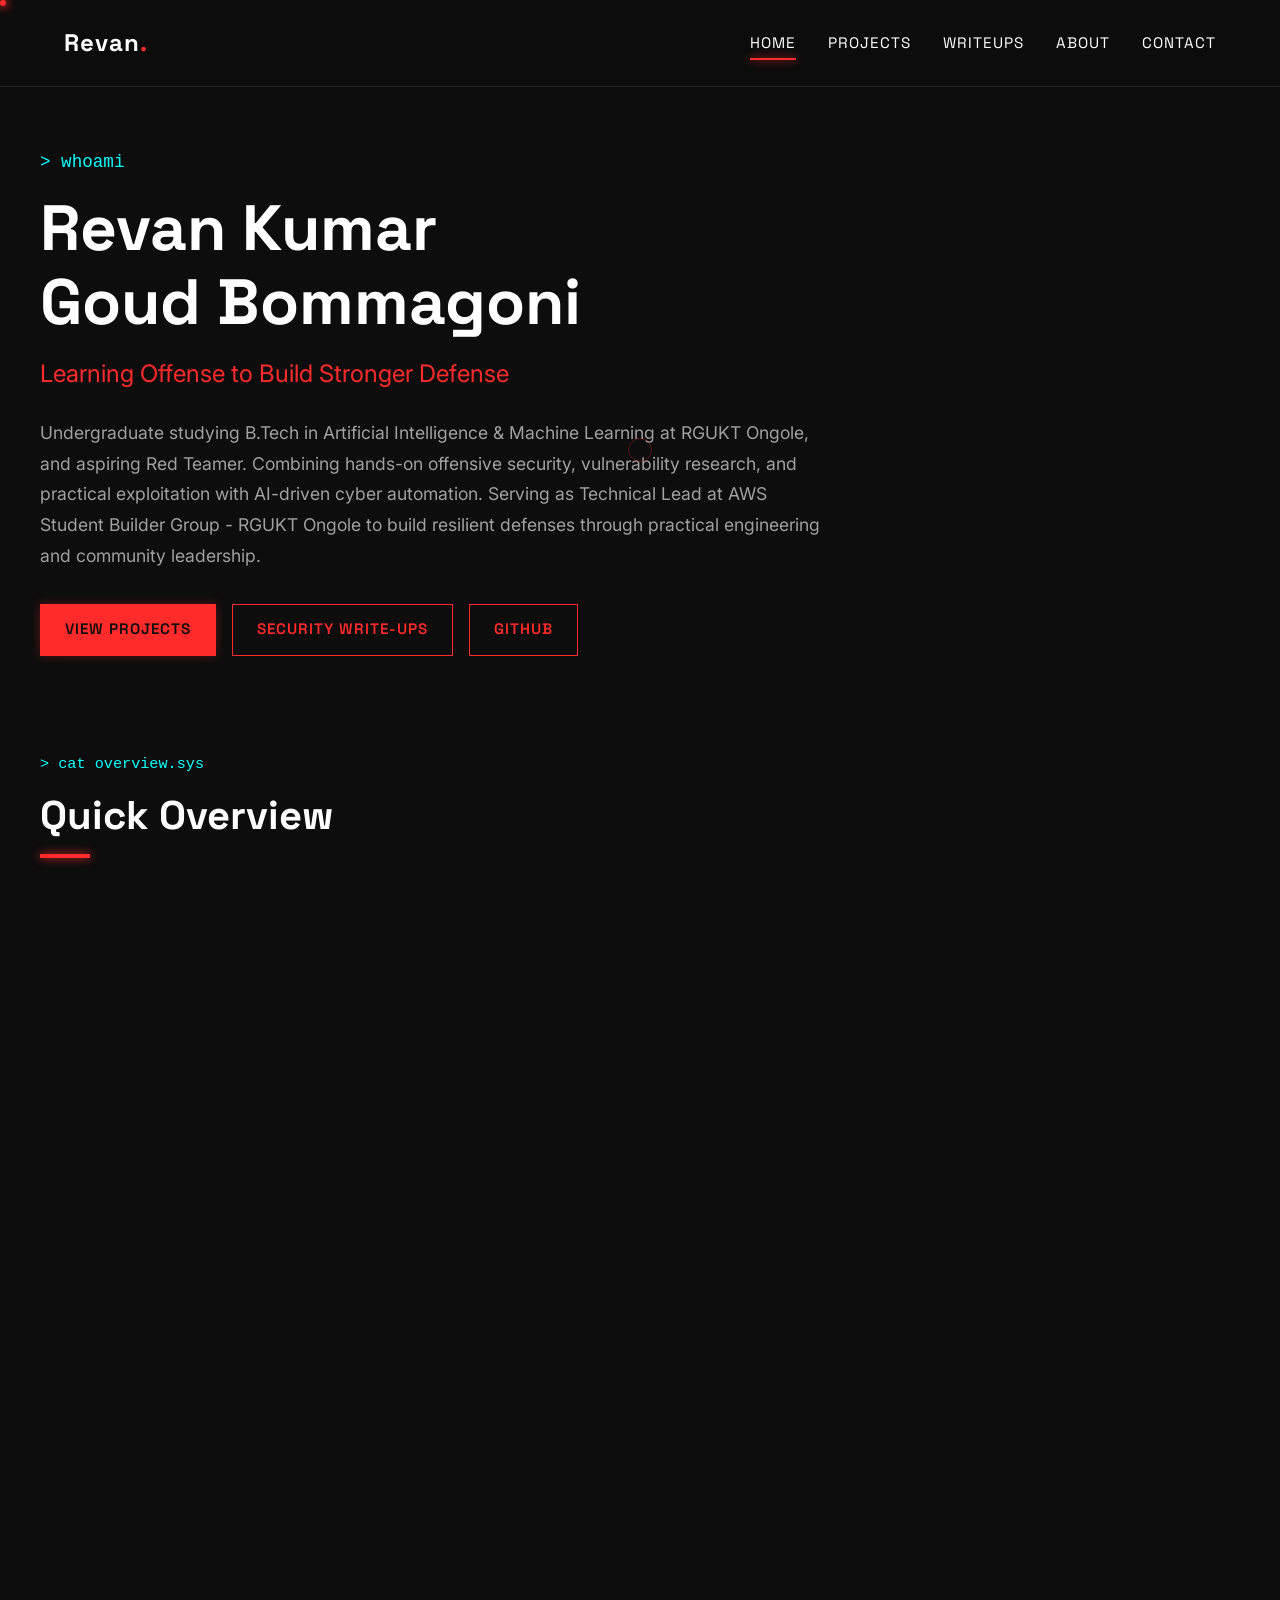
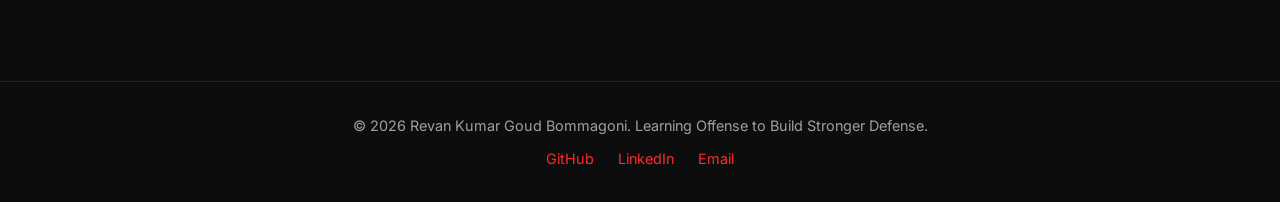
<file: index.html>
<!DOCTYPE html>
<html lang="en">
<head>
    <meta charset="UTF-8">
    <meta name="viewport" content="width=device-width, initial-scale=1.0">
    <meta name="description" content="Revan Kumar Goud Bommagoni - Cybersecurity Portfolio. Technical Lead at AWS Student Builder Group RGUKT Ongole, Aspiring Red Teamer, AI + Cyber Automation, and Security-Minded Builder.">
    <title>Revan Kumar | Cybersecurity Portfolio & Red Teaming</title>
    
    <!-- Google Fonts -->
    <link rel="preconnect" href="https://fonts.googleapis.com">
    <link rel="preconnect" href="https://fonts.gstatic.com" crossorigin>
    <link href="https://fonts.googleapis.com/css2?family=Inter:wght@300;400;500;600&family=Space+Grotesk:wght@400;600;700&display=swap" rel="stylesheet">
    
    <link rel="stylesheet" href="./css/style.css">
</head>
<body>
    <div id="navbar-placeholder"></div>

    <main>
        <!-- HERO SECTION -->
        <section class="hero-section container" style="padding: 3rem 0 3.5rem 0;">
            <div class="animate-on-scroll">
                <p class="terminal-text" style="font-size: 1.1rem; margin-bottom: 1rem;">> whoami</p>
                <h1 style="font-size: clamp(2.4rem, 6vw, 4rem); line-height: 1.15; margin-bottom: 1rem;">Revan Kumar<br>Goud Bommagoni</h1>
                <h2 style="font-size: clamp(1.2rem, 3vw, 1.5rem); color: var(--accent-primary); font-family: var(--font-body); font-weight: 400; margin-bottom: 1.5rem;">Learning Offense to Build Stronger Defense</h2>
                
                <p style="font-size: 1.1rem; color: var(--text-muted); max-width: 780px; line-height: 1.75; margin-bottom: 2rem;">
                    Undergraduate studying B.Tech in Artificial Intelligence & Machine Learning at RGUKT Ongole, and aspiring Red Teamer. Combining hands-on offensive security, vulnerability research, and practical exploitation with AI-driven cyber automation. Serving as Technical Lead at AWS Student Builder Group - RGUKT Ongole to build resilient defenses through practical engineering and community leadership.
                </p>

                <div style="display: flex; gap: 1rem; flex-wrap: wrap;">
                    <a href="./projects.html" class="btn btn-primary"><span>View Projects</span></a>
                    <a href="./writeups.html" class="btn"><span>Security Write-ups</span></a>
                    <a href="https://github.com/brevankumargoud" target="_blank" class="btn"><span>GitHub</span></a>
                </div>
            </div>
        </section>

        <!-- QUICK OVERVIEW -->
        <section class="overview-section container" style="padding: 2.5rem 0;">
            <div class="animate-on-scroll" style="margin-bottom: 2rem;">
                <p class="terminal-text" style="font-size: 0.95rem; margin-bottom: 0.5rem;">> cat overview.sys</p>
                <h2 class="section-title">Quick Overview</h2>
            </div>
            
            <div style="display: grid; grid-template-columns: repeat(auto-fit, minmax(min(100%, 320px), 1fr)); gap: 1.5rem;">
                
                <div class="card animate-on-scroll" style="transition-delay: 0.1s;">
                    <div style="display: flex; justify-content: space-between; align-items: center; margin-bottom: 0.75rem;">
                        <h3 style="color: var(--accent-primary); font-size: 1.25rem;">Offensive Focus</h3>
                        <span class="badge" style="border-color: var(--accent-primary); color: var(--accent-primary);">Core</span>
                    </div>
                    <p style="color: var(--text-muted); line-height: 1.7; margin-bottom: 1.5rem;">
                        Hands-on penetration testing training, web exploitation (SQLi, XSS), lab-based CVE reproduction, and privilege escalation. Understanding how attackers breach systems to construct tighter defenses.
                    </p>
                    <a href="./about.html" class="btn" style="padding: 0.5rem 1rem; font-size: 0.8rem;"><span>Explore Focus &rarr;</span></a>
                </div>

                <div class="card animate-on-scroll" style="transition-delay: 0.2s;">
                    <div style="display: flex; justify-content: space-between; align-items: center; margin-bottom: 0.75rem;">
                        <h3 style="color: var(--accent-primary); font-size: 1.25rem;">AI + Cyber Automation</h3>
                        <span class="badge" style="border-color: var(--accent-secondary); color: var(--accent-secondary);">Building</span>
                    </div>
                    <p style="color: var(--text-muted); line-height: 1.7; margin-bottom: 1.5rem;">
                        Engineering real-world threat detection tools, approval-based content workflows, and automated intelligence pipelines using n8n, Gemini AI, Groq, Docker, and REST APIs.
                    </p>
                    <a href="./projects.html" class="btn" style="padding: 0.5rem 1rem; font-size: 0.8rem;"><span>Explore Projects &rarr;</span></a>
                </div>

                <div class="card animate-on-scroll" style="transition-delay: 0.3s;">
                    <div style="display: flex; justify-content: space-between; align-items: center; margin-bottom: 0.75rem;">
                        <h3 style="color: var(--accent-primary); font-size: 1.25rem;">Labs & Research</h3>
                        <span class="badge" style="border-color: var(--accent-secondary); color: var(--accent-secondary);">Labs & CVEs</span>
                    </div>
                    <p style="color: var(--text-muted); line-height: 1.7; margin-bottom: 1.5rem;">
                        Documenting end-to-end vulnerability reproduction, TryHackMe challenges (100-day streak milestone), Null Origin CTF problem solving, and structured CVE analysis with transparent methodology.
                    </p>
                    <a href="./writeups.html" class="btn" style="padding: 0.5rem 1rem; font-size: 0.8rem;"><span>Explore Write-ups &rarr;</span></a>
                </div>
                
            </div>
        </section>

        <!-- EXPERIENCE & TECHNICAL LEADERSHIP -->
        <section class="experience-section container" style="padding: 2.5rem 0;">
            <div class="animate-on-scroll" style="margin-bottom: 2rem;">
                <p class="terminal-text" style="font-size: 0.95rem; margin-bottom: 0.5rem;">> cat experience_and_leadership.log</p>
                <h2 class="section-title">Experience & Technical Leadership</h2>
            </div>

            <div style="display: flex; flex-direction: column; gap: 1.5rem;">
                
                <!-- AWS SBG Entry -->
                <div class="card animate-on-scroll">
                    <div style="display: flex; justify-content: space-between; align-items: flex-start; flex-wrap: wrap; gap: 0.75rem; margin-bottom: 0.75rem;">
                        <div>
                            <h3 style="color: var(--text-main); font-size: 1.35rem; margin-bottom: 0.25rem;">Technical Lead</h3>
                            <p style="color: var(--accent-secondary); font-family: monospace; font-size: 0.95rem;">AWS Student Builder Group &bull; RGUKT Ongole <span style="color: var(--text-muted); font-size: 0.85rem;">(July 2026 – Present)</span></p>
                        </div>
                        <span class="badge" style="border-color: var(--accent-secondary); color: var(--accent-secondary);">Leadership &bull; Present</span>
                    </div>
                    <p style="color: var(--text-muted); line-height: 1.7; margin-bottom: 1rem;">
                        Directing technical initiatives, peer workshops, and cloud exploration across campus. Took end-to-end technical ownership as sole developer, tester, and deployer of the newly launched <strong>AWS SBG Learning Management System (LMS)</strong>. Served as evaluator and technical mentor at the <strong>Nimbus Buildathon</strong>, assisting participants with technical roadblocks. Demonstrated practical cloud infrastructure and NGINX deployments on Amazon EC2, earning the <strong>AWS SBG Core Team Member Badge</strong>.
                    </p>
                    <div style="display: flex; gap: 0.5rem; flex-wrap: wrap;">
                        <span class="badge">AWS SBG LMS Architecture</span>
                        <span class="badge">Technical Mentorship</span>
                        <span class="badge">Nimbus Buildathon Evaluator</span>
                        <span class="badge">Amazon EC2 &bull; NGINX</span>
                        <span class="badge">Core Team Member Badge</span>
                    </div>
                </div>

                <!-- HackersDaddy Entry -->
                <div class="card animate-on-scroll">
                    <div style="display: flex; justify-content: space-between; align-items: flex-start; flex-wrap: wrap; gap: 0.75rem; margin-bottom: 0.75rem;">
                        <div>
                            <h3 style="color: var(--text-main); font-size: 1.35rem; margin-bottom: 0.25rem;">Penetration Tester Intern</h3>
                            <p style="color: var(--accent-secondary); font-family: monospace; font-size: 0.95rem;">HackersDaddy <span style="color: var(--text-muted); font-size: 0.85rem;">(May 2026 – August 2026 &bull; Remote)</span></p>
                        </div>
                        <span class="badge" style="border-color: var(--accent-primary); color: var(--accent-primary);">Internship &bull; Lab Exploitation</span>
                    </div>
                    <p style="color: var(--text-muted); line-height: 1.7; margin-bottom: 1rem;">
                        Completed comprehensive hands-on training in penetration testing, vulnerability assessment, and reconnaissance workflows. Conducted authorized lab-based vulnerability reproduction and exploitation across targets including Webmin 1.920 unauthenticated RCE (CVE-2019-15107), SMBv1 EternalBlue (MS17-010), and KingsMan Joomla CMS. Practiced structured security reporting and earned the <strong>Junior Web App Penetration Tester</strong> credential (ID: <code>VULN-2026-00051</code>).
                    </p>
                    <div style="display: flex; gap: 0.5rem; flex-wrap: wrap;">
                        <span class="badge">Penetration Testing Training</span>
                        <span class="badge">Web & API Security</span>
                        <span class="badge">CVE Reproduction</span>
                        <span class="badge">Privilege Escalation</span>
                        <span class="badge">Junior Web App Pen Tester (VULN-2026-00051)</span>
                    </div>
                </div>

                <!-- HackWithIndia Entry -->
                <div class="card animate-on-scroll">
                    <div style="display: flex; justify-content: space-between; align-items: flex-start; flex-wrap: wrap; gap: 0.75rem; margin-bottom: 0.75rem;">
                        <div>
                            <h3 style="color: var(--text-main); font-size: 1.35rem; margin-bottom: 0.25rem;">College Ambassador</h3>
                            <p style="color: var(--accent-secondary); font-family: monospace; font-size: 0.95rem;">HackWithIndia <span style="color: var(--text-muted); font-size: 0.85rem;">(January 2026 &bull; Remote)</span></p>
                        </div>
                        <span class="badge">Community Outreach</span>
                    </div>
                    <p style="color: var(--text-muted); line-height: 1.7; margin-bottom: 1rem;">
                        Represented HackWithIndia at the campus level, driving student awareness and engagement for its live hacking events through online and offline outreach. Coordinated registrations, engaged cybersecurity enthusiasts, and supported peer participation in national technical initiatives.
                    </p>
                    <div style="display: flex; gap: 0.5rem; flex-wrap: wrap;">
                        <span class="badge">College Ambassador</span>
                        <span class="badge">Live Hacking Promotion</span>
                        <span class="badge">Student Community</span>
                    </div>
                </div>

            </div>
        </section>

        <!-- TECHNICAL SKILLS & ARSENAL -->
        <section class="skills-section container" style="padding: 2.5rem 0;">
            <div class="animate-on-scroll" style="margin-bottom: 2rem;">
                <p class="terminal-text" style="font-size: 0.95rem; margin-bottom: 0.5rem;">> ./list_arsenal.sh</p>
                <h2 class="section-title">Technical Skills & Arsenal</h2>
            </div>

            <div style="display: grid; grid-template-columns: repeat(auto-fit, minmax(min(100%, 260px), 1fr)); gap: 1.5rem;">
                
                <!-- Group 1: Offensive Security -->
                <div class="card animate-on-scroll">
                    <h3 style="color: var(--accent-primary); font-size: 1.2rem; margin-bottom: 0.75rem;">Offensive Security</h3>
                    <p style="color: var(--text-muted); font-size: 0.95rem; line-height: 1.6; margin-bottom: 1.25rem;">
                        Web Application Security (SQLi, XSS), Reconnaissance & OSINT, Network Enumeration, Lab Exploit Reproduction, and Linux/Windows Privilege Escalation.
                    </p>
                    <div style="display: flex; gap: 0.4rem; flex-wrap: wrap;">
                        <span class="badge">Burp Suite</span>
                        <span class="badge">Nmap</span>
                        <span class="badge">Metasploit</span>
                        <span class="badge">Gobuster</span>
                        <span class="badge">SQLMap</span>
                        <span class="badge">Wireshark</span>
                    </div>
                </div>

                <!-- Group 2: Programming & Scripting -->
                <div class="card animate-on-scroll">
                    <h3 style="color: var(--accent-primary); font-size: 1.2rem; margin-bottom: 0.75rem;">Programming & Scripting</h3>
                    <p style="color: var(--text-muted); font-size: 0.95rem; line-height: 1.6; margin-bottom: 1.25rem;">
                        Core languages utilized for security tooling, protocol understanding, automated scripts, and application development.
                    </p>
                    <div style="display: flex; gap: 0.4rem; flex-wrap: wrap;">
                        <span class="badge">Python</span>
                        <span class="badge">C</span>
                        <span class="badge">Java</span>
                        <span class="badge">Bash / Shell</span>
                        <span class="badge">HTML / Web</span>
                    </div>
                </div>

                <!-- Group 3: AI & Cyber Automation -->
                <div class="card animate-on-scroll">
                    <h3 style="color: var(--accent-primary); font-size: 1.2rem; margin-bottom: 0.75rem;">AI & Cyber Automation</h3>
                    <p style="color: var(--text-muted); font-size: 0.95rem; line-height: 1.6; margin-bottom: 1.25rem;">
                        Designing automated threat analysis pipelines, content synthesis, approval workflows, and event-driven automation with AI APIs.
                    </p>
                    <div style="display: flex; gap: 0.4rem; flex-wrap: wrap;">
                        <span class="badge">n8n</span>
                        <span class="badge">Gemini AI</span>
                        <span class="badge">Groq AI</span>
                        <span class="badge">Docker</span>
                        <span class="badge">REST APIs</span>
                        <span class="badge">Sheets & Drive APIs</span>
                    </div>
                </div>

                <!-- Group 4: Cloud, Systems & Environments -->
                <div class="card animate-on-scroll">
                    <h3 style="color: var(--accent-primary); font-size: 1.2rem; margin-bottom: 0.75rem;">Cloud & Systems</h3>
                    <p style="color: var(--text-muted); font-size: 0.95rem; line-height: 1.6; margin-bottom: 1.25rem;">
                        Cloud infrastructure exposure, operating platforms, containerized environments, and collaborative version control.
                    </p>
                    <div style="display: flex; gap: 0.4rem; flex-wrap: wrap;">
                        <span class="badge">AWS Fundamentals</span>
                        <span class="badge">Amazon EC2</span>
                        <span class="badge">NGINX</span>
                        <span class="badge">Kali Linux</span>
                        <span class="badge">Ubuntu</span>
                        <span class="badge">Windows</span>
                        <span class="badge">Git / GitHub</span>
                    </div>
                </div>

            </div>

            <div class="animate-on-scroll" style="margin-top: 1.5rem; text-align: right;">
                <a href="./about.html" class="btn" style="padding: 0.6rem 1.2rem; font-size: 0.85rem;"><span>View Detailed Arsenal &rarr;</span></a>
            </div>
        </section>

        <!-- FEATURED PROJECTS -->
        <section class="featured-projects container" style="padding: 2.5rem 0;">
            <div class="animate-on-scroll" style="margin-bottom: 2rem;">
                <p class="terminal-text" style="font-size: 0.95rem; margin-bottom: 0.5rem;">> ls -la ./featured_projects</p>
                <h2 class="section-title">Featured Projects</h2>
            </div>
            
            <div style="display: grid; grid-template-columns: repeat(auto-fit, minmax(min(100%, 340px), 1fr)); gap: 1.5rem;">
                
                <!-- Project 1: AWS SBG Learning Management System -->
                <div class="card animate-on-scroll">
                    <div style="display: flex; justify-content: space-between; align-items: center; gap: 0.75rem; margin-bottom: 0.75rem; flex-wrap: wrap;">
                        <span class="badge" style="border-color: var(--accent-secondary); color: var(--accent-secondary); white-space: nowrap;">Community &amp; Institutional</span>
                        <span style="font-family: monospace; font-size: 0.8rem; color: var(--text-muted); white-space: nowrap;">Launched &bull; Oct 2026</span>
                    </div>
                    <h3 style="margin-bottom: 0.5rem; font-size: 1.35rem; color: var(--text-main);">AWS SBG Learning Management System (LMS)</h3>
                    <div style="display: flex; gap: 0.5rem; margin-bottom: 1rem; flex-wrap: wrap;">
                        <span class="badge">Next.js</span>
                        <span class="badge">TypeScript</span>
                        <span class="badge">PostgreSQL</span>
                        <span class="badge">Prisma</span>
                        <span class="badge">Auth.js</span>
                    </div>
                    <p style="color: var(--text-muted); line-height: 1.7; margin-bottom: 1.5rem;">
                        A learning platform built for the AWS Student Builder Group at RGUKT Ongole, bringing course content, video-based learning, and student progress tracking into one centralized experience.
                    </p>
                    <div style="display: flex; gap: 0.75rem; flex-wrap: wrap; align-items: center;">
                        <a href="./projects/aws-sbg-lms.html" class="btn"><span>View Case Study</span></a>
                        <a href="https://lms.awssbgrguktong.online" target="_blank" rel="noopener noreferrer" class="btn" style="border-color: var(--accent-secondary); color: var(--accent-secondary); font-size: 0.85rem; padding: 0.7rem 1.1rem;"><span>Live LMS &nearr;</span></a>
                    </div>
                </div>

                <!-- Project 2: Graama Suraksha AI -->
                <div class="card animate-on-scroll">
                    <div style="display: flex; justify-content: space-between; align-items: center; gap: 0.75rem; margin-bottom: 0.75rem; flex-wrap: wrap;">
                        <span class="badge" style="border-color: var(--accent-secondary); color: var(--accent-secondary); white-space: nowrap;">Hackathon Project</span>
                        <span style="font-family: monospace; font-size: 0.8rem; color: var(--text-muted); white-space: nowrap;">AI Security</span>
                    </div>
                    <h3 style="margin-bottom: 0.5rem; font-size: 1.35rem;">Graama Suraksha AI</h3>
                    <div style="display: flex; gap: 0.5rem; margin-bottom: 1rem; flex-wrap: wrap;">
                        <span class="badge">AI Security</span>
                        <span class="badge">OSINT</span>
                        <span class="badge">n8n</span>
                        <span class="badge">Groq AI</span>
                        <span class="badge">WhatsApp API</span>
                    </div>
                    <p style="color: var(--text-muted); line-height: 1.7; margin-bottom: 1.5rem;">
                        WhatsApp-based scam detection and community alert platform with multi-language and audio payload analysis to protect non-technical users from fraudulent messages and malicious links.
                    </p>
                    <a href="./projects/graama-suraksha.html" class="btn"><span>View Details</span></a>
                </div>

                <!-- Project 3: AI Newsletter Automation -->
                <div class="card animate-on-scroll">
                    <div style="display: flex; justify-content: space-between; align-items: center; gap: 0.75rem; margin-bottom: 0.75rem; flex-wrap: wrap;">
                        <span class="badge" style="border-color: var(--accent-primary); color: var(--accent-primary); white-space: nowrap;">Personal Project</span>
                        <span style="font-family: monospace; font-size: 0.8rem; color: var(--text-muted); white-space: nowrap;">Threat Intel</span>
                    </div>
                    <h3 style="margin-bottom: 0.5rem; font-size: 1.35rem;">AI Cyber News & Events Automation</h3>
                    <div style="display: flex; gap: 0.5rem; margin-bottom: 1rem; flex-wrap: wrap;">
                        <span class="badge">Automation</span>
                        <span class="badge">RSS</span>
                        <span class="badge">Gemini AI</span>
                        <span class="badge">SerpAPI</span>
                        <span class="badge">n8n</span>
                    </div>
                    <p style="color: var(--text-muted); line-height: 1.7; margin-bottom: 1.5rem;">
                        Automated threat intelligence aggregation pipeline that curates cybersecurity news and event advisories via RSS feeds and SerpAPI, summarizes with Google Gemini, and delivers structured daily email digests.
                    </p>
                    <a href="./projects/ai-newsletter.html" class="btn"><span>View Details</span></a>
                </div>

                <!-- Project 4: LinkedIn Post Generator -->
                <div class="card animate-on-scroll">
                    <div style="display: flex; justify-content: space-between; align-items: center; gap: 0.75rem; margin-bottom: 0.75rem; flex-wrap: wrap;">
                        <span class="badge" style="border-color: var(--accent-primary); color: var(--accent-primary); white-space: nowrap;">Personal Project</span>
                        <span style="font-family: monospace; font-size: 0.8rem; color: var(--text-muted); white-space: nowrap;">Automation</span>
                    </div>
                    <h3 style="margin-bottom: 0.5rem; font-size: 1.35rem;">AI-Driven LinkedIn Content Automation</h3>
                    <div style="display: flex; gap: 0.5rem; margin-bottom: 1rem; flex-wrap: wrap;">
                        <span class="badge">Automation</span>
                        <span class="badge">Docker</span>
                        <span class="badge">Google Drive API</span>
                        <span class="badge">Gemini AI</span>
                        <span class="badge">n8n</span>
                    </div>
                    <p style="color: var(--text-muted); line-height: 1.7; margin-bottom: 1.5rem;">
                        Human-in-the-loop social media automation pipeline that pulls seed topics from Google Sheets, generates drafts with Gemini AI, awaits user approval, retrieves assets from Google Drive, and publishes via LinkedIn API.
                    </p>
                    <a href="./projects/linkedin-post-generator.html" class="btn"><span>View Details</span></a>
                </div>

            </div>

            <div class="animate-on-scroll" style="margin-top: 2rem; display: flex; justify-content: space-between; align-items: center; flex-wrap: wrap; gap: 1rem;">
                <p style="color: var(--text-muted); font-size: 0.95rem; font-family: monospace;">
                    > Full case studies, hackathon prototypes &amp; security write-ups available.
                </p>
                <a href="./projects.html" class="btn"><span>Explore All Projects &rarr;</span></a>
            </div>
        </section>

        <!-- CREDENTIALS & MILESTONES -->
        <section class="achievements-section container" style="padding: 2.5rem 0;">
            <div class="animate-on-scroll" style="margin-bottom: 2rem;">
                <p class="terminal-text" style="font-size: 0.95rem; margin-bottom: 0.5rem;">> cat credentials_and_milestones.txt</p>
                <h2 class="section-title">Credentials & Milestones</h2>
            </div>

            <div style="display: grid; grid-template-columns: repeat(auto-fit, minmax(min(100%, 280px), 1fr)); gap: 1.5rem;">
                
                <!-- Credential 1: HackersDaddy -->
                <div class="card animate-on-scroll">
                    <div style="display: flex; justify-content: space-between; align-items: center; margin-bottom: 0.75rem;">
                        <span class="badge" style="border-color: var(--accent-primary); color: var(--accent-primary);">Credential</span>
                        <span style="font-family: monospace; font-size: 0.85rem; color: var(--text-muted);">July 2026</span>
                    </div>
                    <h3 style="font-size: 1.2rem; margin-bottom: 0.35rem; color: var(--text-main);">Junior Web App Penetration Tester</h3>
                    <p style="color: var(--accent-secondary); font-family: monospace; font-size: 0.85rem; margin-bottom: 0.5rem;">HackersDaddy &bull; ID: VULN-2026-00051</p>
                    <p style="color: var(--text-muted); font-size: 0.95rem; line-height: 1.6;">
                        Validates practical methodology in web application penetration testing, vulnerability discovery, reconnaissance, and structured security reporting.
                    </p>
                </div>

                <!-- Credential 2: Cisco Networking Academy -->
                <div class="card animate-on-scroll">
                    <div style="display: flex; justify-content: space-between; align-items: center; margin-bottom: 0.75rem;">
                        <span class="badge" style="border-color: var(--accent-secondary); color: var(--accent-secondary);">Certification</span>
                        <span style="font-family: monospace; font-size: 0.85rem; color: var(--text-muted);">Aug 2025</span>
                    </div>
                    <h3 style="font-size: 1.2rem; margin-bottom: 0.35rem; color: var(--text-main);">Introduction to Cybersecurity</h3>
                    <p style="color: var(--accent-secondary); font-family: monospace; font-size: 0.85rem; margin-bottom: 0.5rem;">Cisco Networking Academy</p>
                    <p style="color: var(--text-muted); font-size: 0.95rem; line-height: 1.6;">
                        Foundational credential covering core network security concepts, common threat vectors, defense mechanisms, and data confidentiality principles.
                    </p>
                </div>

                <!-- Milestone: Smart India Hackathon -->
                <div class="card animate-on-scroll">
                    <div style="display: flex; justify-content: space-between; align-items: center; margin-bottom: 0.75rem;">
                        <span class="badge" style="border-color: var(--accent-secondary); color: var(--accent-secondary);">Hackathons</span>
                        <span style="font-family: monospace; font-size: 0.85rem; color: var(--text-muted);">2x Team Lead</span>
                    </div>
                    <h3 style="font-size: 1.2rem; margin-bottom: 0.35rem; color: var(--text-main);">Smart India Hackathon (SIH)</h3>
                    <p style="color: var(--accent-secondary); font-family: monospace; font-size: 0.85rem; margin-bottom: 0.5rem;">Internal Round Selections (2025 &bull; 2026)</p>
                    <p style="color: var(--text-muted); font-size: 0.95rem; line-height: 1.6;">
                        Served as Team Lead across both editions. Led internal round selection in SIH 2026 on Problem Statement #26117 (Sovereign On-Premise Agentic AI Workbench using Open-Weight Multimodal LLMs).
                    </p>
                </div>

                <!-- Milestone: Null Origin CTF & 100-Day Streak -->
                <div class="card animate-on-scroll">
                    <div style="display: flex; justify-content: space-between; align-items: center; margin-bottom: 0.75rem;">
                        <span class="badge" style="border-color: var(--accent-primary); color: var(--accent-primary);">CTF</span>
                        <span style="font-family: monospace; font-size: 0.85rem; color: var(--text-muted);">Milestone</span>
                    </div>
                    <h3 style="font-size: 1.2rem; margin-bottom: 0.35rem; color: var(--text-main);">Null Origin CTF</h3>
                    <p style="color: var(--accent-secondary); font-family: monospace; font-size: 0.85rem; margin-bottom: 0.5rem;">Team Cold Cache (Rank 529th)</p>
                    <p style="color: var(--text-muted); font-size: 0.95rem; line-height: 1.6;">
                        Solved 5 challenges during Null Origin CTF with team Cold Cache.
                    </p>
                </div>

            </div>
        </section>

        <!-- RECENT SECURITY WRITE-UPS -->
        <section class="writeups-section container" style="padding: 2.5rem 0;">
            <div class="animate-on-scroll" style="margin-bottom: 2rem;">
                <p class="terminal-text" style="font-size: 0.95rem; margin-bottom: 0.5rem;">> tail -n 2 writeup_logs.txt</p>
                <h2 class="section-title">Recent Security Write-ups</h2>
            </div>

            <div style="display: grid; grid-template-columns: repeat(auto-fit, minmax(min(100%, 340px), 1fr)); gap: 1.5rem;">
                
                <!-- Writeup 1 -->
                <div class="card animate-on-scroll">
                    <div style="display: flex; justify-content: space-between; align-items: flex-start; margin-bottom: 0.75rem;">
                        <span class="badge" style="border-color: var(--accent-secondary); color: var(--accent-secondary);">TryHackMe</span>
                        <span style="font-family: monospace; font-size: 0.8rem; color: var(--text-muted);">Web &bull; PrivEsc</span>
                    </div>
                    <h3 style="font-size: 1.25rem; margin-bottom: 0.5rem; color: var(--text-main);">Mr. Robot – Full Walkthrough</h3>
                    <p style="color: var(--text-muted); font-size: 0.95rem; line-height: 1.6; margin-bottom: 1.25rem;">
                        Chaining hidden directory enumeration, Base64 decoding, WordPress reverse shell upload, MD5 hash cracking, and SUID Nmap privilege escalation to root.
                    </p>
                    <a href="./writeups/mr_robot.html" class="btn" style="padding: 0.6rem 1.2rem; font-size: 0.85rem;"><span>Read Full &rarr;</span></a>
                </div>

                <!-- Writeup 2 -->
                <div class="card animate-on-scroll">
                    <div style="display: flex; justify-content: space-between; align-items: flex-start; margin-bottom: 0.75rem;">
                        <span class="badge" style="border-color: var(--accent-primary); color: var(--accent-primary);">HackersDaddy</span>
                        <span style="font-family: monospace; font-size: 0.8rem; color: var(--text-muted);">CVE-2019-15107</span>
                    </div>
                    <h3 style="font-size: 1.25rem; margin-bottom: 0.5rem; color: var(--text-main);">Webmin 1.920 – Remote Code Execution</h3>
                    <p style="color: var(--text-muted); font-size: 0.95rem; line-height: 1.6; margin-bottom: 1.25rem;">
                        Exploiting an unauthenticated password reset parameter backdoor in Webmin 1.920 to achieve remote code execution and root privilege compromise.
                    </p>
                    <a href="./writeups/webmin.html" class="btn" style="padding: 0.6rem 1.2rem; font-size: 0.85rem;"><span>Read Full &rarr;</span></a>
                </div>

            </div>

            <div class="animate-on-scroll" style="margin-top: 1.5rem; text-align: right;">
                <a href="./writeups.html" class="btn"><span>View All 6 Write-ups &rarr;</span></a>
            </div>
        </section>

        <!-- MINDSET STRIP -->
        <section class="mindset-strip animate-on-scroll" style="background: rgba(255, 42, 42, 0.05); border-top: 1px solid rgba(255, 42, 42, 0.2); border-bottom: 1px solid rgba(255, 42, 42, 0.2); padding: 3.5rem 2rem; text-align: center; margin: 3rem 0;">
            <div class="container">
                <p style="font-family: var(--font-heading); font-size: clamp(1.2rem, 3vw, 1.5rem); font-weight: 500; font-style: italic; max-width: 800px; margin: 0 auto; color: var(--text-main);">
                    "I don’t hack to cause damage. I hack to prove what’s possible — and to ensure it gets fixed."
                </p>
            </div>
        </section>

        <!-- CALL TO ACTION -->
        <section class="cta-section container animate-on-scroll" style="padding: 2.5rem 0 4rem 0; text-align: center;">
            <h2 style="font-size: clamp(1.8rem, 4vw, 2.5rem); margin-bottom: 1rem;">Ready to collaborate?</h2>
            <p style="color: var(--text-muted); max-width: 600px; margin: 0 auto 2rem auto; line-height: 1.7;">
                I am open to internship opportunities, collaborative security research, and technical challenges. Let's build stronger defenses together.
            </p>
            <a href="./contact.html" class="btn btn-primary"><span>Get In Touch</span></a>
        </section>
    </main>

    <div id="footer-placeholder"></div>

    <!-- Scripts -->
    <script>const basePath = "./";</script>
    <script src="./js/components.js"></script>
    <script src="./js/cursor.js"></script>
    <script src="./js/animations.js"></script>
</body>
</html>
</file>
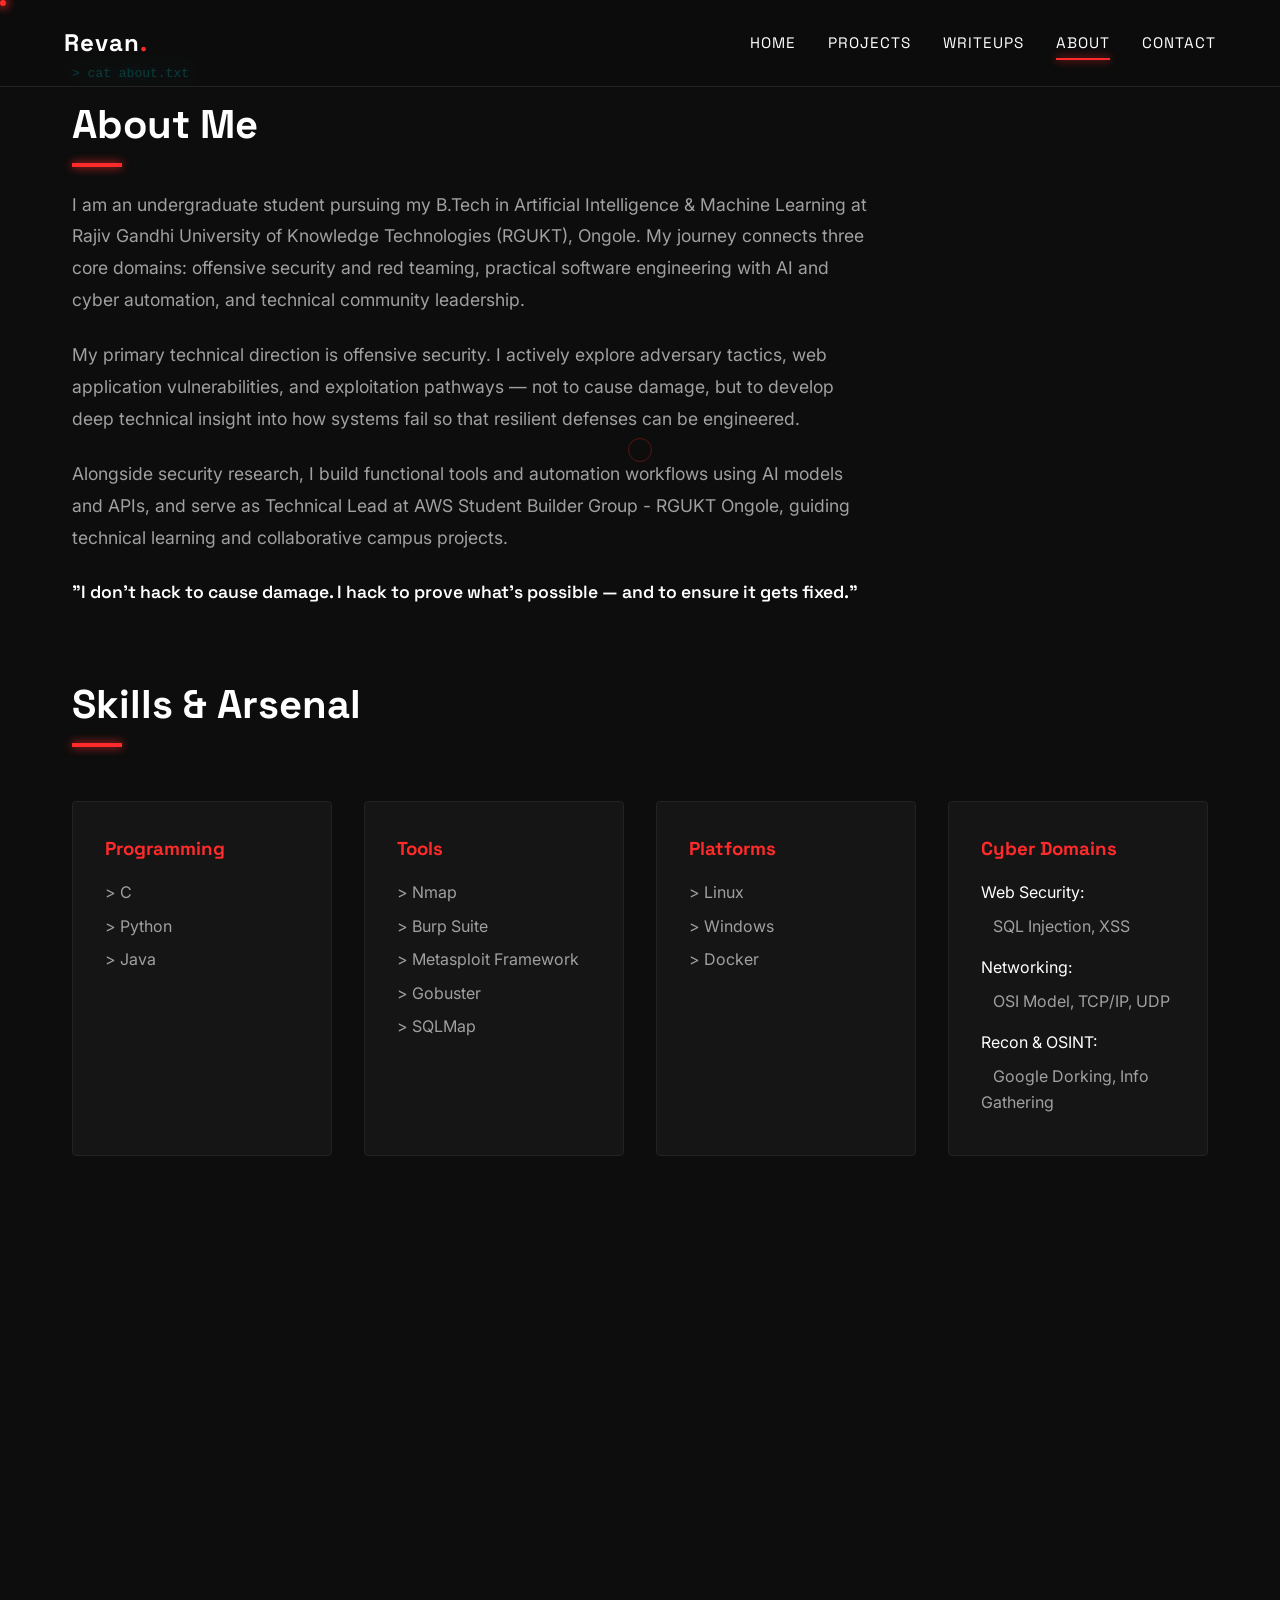
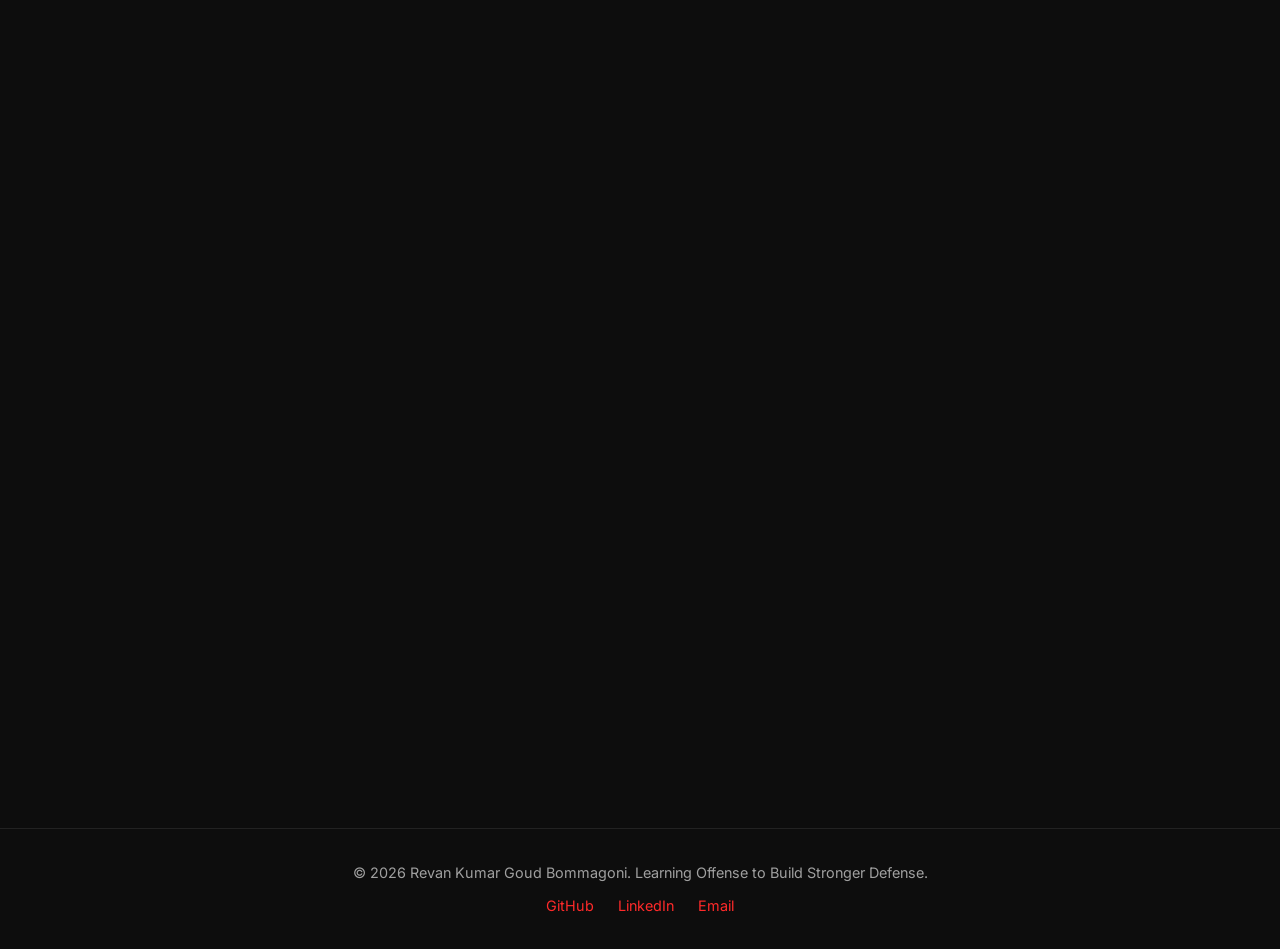
<file: about.html>
<!DOCTYPE html>
<html lang="en">
<head>
    <meta charset="UTF-8" />
    <meta name="viewport" content="width=device-width, initial-scale=1.0" />
    <title>About | Revan Kumar</title>

    <link href="https://fonts.googleapis.com/css2?family=Inter:wght@300;400;500;600&family=Space+Grotesk:wght@400;600;700&display=swap" rel="stylesheet">
    <link rel="stylesheet" href="./css/style.css">

    <style>
        .collab-card {
            display: flex;
            align-items: flex-start;
            gap: 2rem;
            margin-top: 2rem;
            background: rgba(0, 255, 255, 0.03);
            border: 1px solid rgba(0, 255, 255, 0.12);
            border-radius: 20px;
            padding: 2rem;
            transition: all 0.3s ease;
        }

        .collab-card:hover {
            transform: translateY(-4px);
            border-color: rgba(0, 255, 255, 0.3);
            box-shadow: 0 10px 30px rgba(0, 255, 255, 0.08);
        }

        .collab-image-wrapper {
            width: 160px;
            height: 160px;
            min-width: 160px;
            min-height: 160px;
            border-radius: 50%;
            overflow: hidden;
            flex-shrink: 0;
            border: 3px solid rgba(0, 255, 255, 0.18);
            box-shadow: 0 0 25px rgba(0, 255, 255, 0.08);
        }

        .collab-image {
            width: 100%;
            height: 100%;
            object-fit: cover;
            display: block;
        }

        .collab-tags {
            display: flex;
            gap: 0.8rem;
            flex-wrap: wrap;
            margin-top: 1.2rem;
        }

        .collab-tag {
            padding: 0.45rem 0.9rem;
            border-radius: 999px;
            border: 1px solid rgba(0, 255, 255, 0.15);
            background: rgba(0, 255, 255, 0.05);
            color: var(--accent-secondary);
            font-size: 0.85rem;
            font-family: monospace;
        }

        .collab-button {
            display: inline-flex;
            align-items: center;
            gap: 0.6rem;
            margin-top: 1.5rem;
            padding: 0.85rem 1.4rem;
            border-radius: 12px;
            text-decoration: none;
            color: var(--text-main);
            background: rgba(0, 255, 255, 0.06);
            border: 1px solid rgba(0, 255, 255, 0.18);
            font-weight: 500;
            transition: all 0.3s ease;
            width: fit-content;
        }

        .collab-button:hover {
            transform: translateY(-2px);
            background: rgba(0, 255, 255, 0.12);
            border-color: rgba(0, 255, 255, 0.35);
            box-shadow: 0 8px 20px rgba(0, 255, 255, 0.08);
        }

        .collab-button span {
            color: var(--accent-secondary);
            font-family: monospace;
        }

        @media (max-width: 768px) {
            .collab-card {
                flex-direction: column;
                align-items: center;
                text-align: center;
            }

            .collab-tags {
                justify-content: center;
            }

            .collab-button {
                margin-left: auto;
                margin-right: auto;
            }
        }
    </style>
</head>

<body>
    <div id="navbar-placeholder"></div>

    <main class="container">
        <section class="animate-on-scroll" style="padding: 4rem 0;">

            <p class="terminal-text" style="margin-bottom: 0.5rem;">
                > cat about.txt
            </p>

            <h1 class="section-title">About Me</h1>

            <div style="
                max-width: 800px;
                color: var(--text-muted);
                font-size: 1.1rem;
                line-height: 1.8;
                margin-bottom: 4rem;
            ">

                <p style="margin-bottom: 1.5rem;">
                    I am an undergraduate student pursuing my B.Tech in Artificial Intelligence & Machine Learning at Rajiv Gandhi University of Knowledge Technologies (RGUKT), Ongole. My journey connects three core domains: offensive security and red teaming, practical software engineering with AI and cyber automation, and technical community leadership.
                </p>

                <p style="margin-bottom: 1.5rem;">
                    My primary technical direction is offensive security. I actively explore adversary tactics, web application vulnerabilities, and exploitation pathways — not to cause damage, but to develop deep technical insight into how systems fail so that resilient defenses can be engineered.
                </p>

                <p style="margin-bottom: 1.5rem;">
                    Alongside security research, I build functional tools and automation workflows using AI models and APIs, and serve as Technical Lead at AWS Student Builder Group - RGUKT Ongole, guiding technical learning and collaborative campus projects.
                </p>

                <p style="
                    color: var(--text-main);
                    font-family: var(--font-heading);
                    font-weight: 600;
                ">
                    "I don’t hack to cause damage. I hack to prove what’s possible — and to ensure it gets fixed."
                </p>
            </div>

            <!-- Skills Section -->
            <h2 class="section-title animate-on-scroll">
                Skills & Arsenal
            </h2>

            <div style="
                display: grid;
                grid-template-columns: repeat(auto-fit, minmax(250px, 1fr));
                gap: 2rem;
                margin-top: 2rem;
            ">

                <!-- Programming -->
                <div class="card animate-on-scroll">
                    <h3 style="color: var(--accent-primary); margin-bottom: 1rem;">
                        Programming
                    </h3>

                    <ul style="list-style: none; color: var(--text-muted);">
                        <li style="margin-bottom: 0.5rem;">> C</li>
                        <li style="margin-bottom: 0.5rem;">> Python</li>
                        <li style="margin-bottom: 0.5rem;">> Java</li>
                    </ul>
                </div>

                <!-- Tools -->
                <div class="card animate-on-scroll">
                    <h3 style="color: var(--accent-primary); margin-bottom: 1rem;">
                        Tools
                    </h3>

                    <ul style="list-style: none; color: var(--text-muted);">
                        <li style="margin-bottom: 0.5rem;">> Nmap</li>
                        <li style="margin-bottom: 0.5rem;">> Burp Suite</li>
                        <li style="margin-bottom: 0.5rem;">> Metasploit Framework</li>
                        <li style="margin-bottom: 0.5rem;">> Gobuster</li>
                        <li style="margin-bottom: 0.5rem;">> SQLMap</li>
                    </ul>
                </div>

                <!-- Platforms -->
                <div class="card animate-on-scroll">
                    <h3 style="color: var(--accent-primary); margin-bottom: 1rem;">
                        Platforms
                    </h3>

                    <ul style="list-style: none; color: var(--text-muted);">
                        <li style="margin-bottom: 0.5rem;">> Linux</li>
                        <li style="margin-bottom: 0.5rem;">> Windows</li>
                        <li style="margin-bottom: 0.5rem;">> Docker</li>
                    </ul>
                </div>

                <!-- Cyber Domains -->
                <div class="card animate-on-scroll">
                    <h3 style="color: var(--accent-primary); margin-bottom: 1rem;">
                        Cyber Domains
                    </h3>

                    <ul style="list-style: none; color: var(--text-muted);">
                        <li style="margin-bottom: 0.5rem; color: #fff;">
                            Web Security:
                        </li>

                        <li style="margin-bottom: 0.5rem;">
                            &nbsp;&nbsp; SQL Injection, XSS
                        </li>

                        <li style="
                            margin-bottom: 0.5rem;
                            color: #fff;
                            margin-top: 1rem;
                        ">
                            Networking:
                        </li>

                        <li style="margin-bottom: 0.5rem;">
                            &nbsp;&nbsp; OSI Model, TCP/IP, UDP
                        </li>

                        <li style="
                            margin-bottom: 0.5rem;
                            color: #fff;
                            margin-top: 1rem;
                        ">
                            Recon & OSINT:
                        </li>

                        <li style="margin-bottom: 0.5rem;">
                            &nbsp;&nbsp; Google Dorking, Info Gathering
                        </li>
                    </ul>
                </div>
            </div>

            <!-- Collaborator Section -->
            <div style="margin-top: 5rem;" class="animate-on-scroll">

                <p class="terminal-text" style="margin-bottom: 0.5rem;">
                    > load collaborator_profile.json
                </p>

                <h2 class="section-title">
                    Close Collaborator
                </h2>

                <div class="collab-card animate-on-scroll">

                    <div class="collab-image-wrapper">
                        <img
                            src="./assets/images/Radhesh.jpg"
                            alt="Radhesh"
                            class="collab-image"
                        />
                    </div>

                    <div>
                        <h3 style="
                            color: var(--text-main);
                            margin-bottom: 1rem;
                            font-family: var(--font-heading);
                            font-size: 1.5rem;
                        ">
                            Radhesh Reddy Yarram
                        </h3>

                        <p style="
                            color: var(--text-muted);
                            line-height: 1.9;
                            font-size: 1rem;
                            max-width: 700px;
                        ">
                            A special mention to my closest friend and project partner, whose presence across hackathons, brainstorming sessions, experiments, and unforgettable memories became an important part of my journey.
                        </p>

                        <div class="collab-tags">
                            <span class="collab-tag">Hackathons</span>
                            <span class="collab-tag">Projects</span>
                            <span class="collab-tag">Brainstorming</span>
                            <span class="collab-tag">Experiments</span>
                        </div>

                        <a
                            href="https://radheshreddyyarram.github.io/Portfolio/"
                            target="_blank"
                            class="collab-button"
                        >
                            <span>>></span> View Portfolio
                        </a>
                    </div>
                </div>
            </div>

            <!-- Education Section -->
            <div style="margin-top: 5rem;" class="animate-on-scroll">
                <p class="terminal-text" style="margin-bottom: 0.5rem;">
                    > cat education.json
                </p>
                <h2 class="section-title">
                    Education
                </h2>

                <div style="
                    display: grid;
                    grid-template-columns: repeat(auto-fit, minmax(min(100%, 320px), 1fr));
                    gap: 1.5rem;
                    margin-top: 2rem;
                ">
                    <div class="card animate-on-scroll">
                        <span class="badge" style="border-color: var(--accent-secondary); color: var(--accent-secondary); margin-bottom: 0.75rem; display: inline-block;">Undergraduate &bull; 2025–2029</span>
                        <h3 style="color: var(--text-main); font-size: 1.25rem; margin-bottom: 0.35rem;">B.Tech in Artificial Intelligence & Machine Learning</h3>
                        <p style="color: var(--accent-secondary); font-family: monospace; font-size: 0.9rem; margin-bottom: 0.75rem;">Rajiv Gandhi University of Knowledge Technologies, Ongole</p>
                        <p style="color: var(--text-muted); font-size: 0.95rem; line-height: 1.6;">
                            Pursuing foundational and applied studies in AI/ML, combining computer science fundamentals with offensive security experimentation and intelligent automation pipelines.
                        </p>
                    </div>

                    <div class="card animate-on-scroll">
                        <span class="badge" style="margin-bottom: 0.75rem; display: inline-block;">Pre-University &bull; 2023–2025</span>
                        <h3 style="color: var(--text-main); font-size: 1.25rem; margin-bottom: 0.35rem;">Pre-University Course (MPC)</h3>
                        <p style="color: var(--accent-secondary); font-family: monospace; font-size: 0.9rem; margin-bottom: 0.75rem;">RGUKT Ongole &bull; Grade: 9.56 / 10</p>
                        <p style="color: var(--text-muted); font-size: 0.95rem; line-height: 1.6;">
                            Mathematics, Physics, and Chemistry curriculum completed with distinction (9.56 GPA), developing strong analytical, mathematical, and algorithmic reasoning skills.
                        </p>
                    </div>
                </div>
            </div>

            <!-- Experience & Technical Leadership Section -->
            <div style="margin-top: 5rem;" class="animate-on-scroll">
                <p class="terminal-text" style="margin-bottom: 0.5rem;">
                    > cat experience.log
                </p>
                <h2 class="section-title">
                    Experience & Leadership
                </h2>

                <div style="
                    display: grid;
                    grid-template-columns: repeat(auto-fit, minmax(min(100%, 300px), 1fr));
                    gap: 1.5rem;
                    margin-top: 2rem;
                ">
                    <div class="card animate-on-scroll">
                        <div style="display: flex; justify-content: space-between; align-items: center; margin-bottom: 0.5rem;">
                            <span class="badge" style="border-color: var(--accent-secondary); color: var(--accent-secondary);">Leadership</span>
                            <span style="font-family: monospace; font-size: 0.8rem; color: var(--text-muted);">July 2026 – Present</span>
                        </div>
                        <h3 style="color: var(--text-main); font-size: 1.2rem; margin-bottom: 0.35rem;">Technical Lead</h3>
                        <p style="color: var(--accent-secondary); font-family: monospace; font-size: 0.9rem; margin-bottom: 0.75rem;">AWS Student Builder Group &bull; RGUKT Ongole</p>
                        <p style="color: var(--text-muted); font-size: 0.95rem; line-height: 1.6;">
                            Directing technical learning sessions, cloud workshops, and collaborative building. Contributed to the architecture and development of the launched AWS SBG Learning Management System (LMS). Served as evaluator and technical mentor at Nimbus Buildathon and demonstrated Amazon EC2 / NGINX deployments. Awarded the AWS SBG Core Team Member Badge.
                        </p>
                    </div>

                    <div class="card animate-on-scroll">
                        <div style="display: flex; justify-content: space-between; align-items: center; margin-bottom: 0.5rem;">
                            <span class="badge" style="border-color: var(--accent-primary); color: var(--accent-primary);">Internship</span>
                            <span style="font-family: monospace; font-size: 0.8rem; color: var(--text-muted);">May 2026 – Aug 2026</span>
                        </div>
                        <h3 style="color: var(--text-main); font-size: 1.2rem; margin-bottom: 0.35rem;">Penetration Tester Intern</h3>
                        <p style="color: var(--accent-secondary); font-family: monospace; font-size: 0.9rem; margin-bottom: 0.75rem;">HackersDaddy &bull; Remote</p>
                        <p style="color: var(--text-muted); font-size: 0.95rem; line-height: 1.6;">
                            Completed hands-on offensive security training in penetration testing, reconnaissance, and vulnerability assessment. Conducted authorized lab-based vulnerability reproduction and exploitation across Webmin 1.920 (CVE-2019-15107), SMBv1 EternalBlue (MS17-010), and KingsMan Joomla CMS. Earned the Junior Web App Penetration Tester credential.
                        </p>
                    </div>

                    <div class="card animate-on-scroll">
                        <div style="display: flex; justify-content: space-between; align-items: center; margin-bottom: 0.5rem;">
                            <span class="badge">Outreach</span>
                            <span style="font-family: monospace; font-size: 0.8rem; color: var(--text-muted);">Jan 2026</span>
                        </div>
                        <h3 style="color: var(--text-main); font-size: 1.2rem; margin-bottom: 0.35rem;">College Ambassador</h3>
                        <p style="color: var(--accent-secondary); font-family: monospace; font-size: 0.9rem; margin-bottom: 0.75rem;">HackWithIndia &bull; Remote</p>
                        <p style="color: var(--text-muted); font-size: 0.95rem; line-height: 1.6;">
                            Represented HackWithIndia at campus level to promote its live hacking events through online and offline outreach, coordinating registrations and student engagement in national technical initiatives.
                        </p>
                    </div>
                </div>
            </div>

            <!-- Credentials & Milestones Section -->
            <div style="margin-top: 5rem;" class="animate-on-scroll">
                <p class="terminal-text" style="margin-bottom: 0.5rem;">
                    > cat credentials_and_milestones.log
                </p>
                <h2 class="section-title">
                    Credentials & Milestones
                </h2>

                <div style="
                    display: grid;
                    grid-template-columns: repeat(auto-fit, minmax(min(100%, 280px), 1fr));
                    gap: 1.5rem;
                    margin-top: 2rem;
                ">
                    <!-- Credential 1 -->
                    <div class="card animate-on-scroll">
                        <span class="badge" style="border-color: var(--accent-primary); color: var(--accent-primary); margin-bottom: 0.5rem; display: inline-block;">Credential</span>
                        <h4 style="color: var(--text-main); font-size: 1.15rem; margin-bottom: 0.35rem;">Junior Web App Penetration Tester</h4>
                        <p style="color: var(--accent-secondary); font-family: monospace; font-size: 0.85rem; margin-bottom: 0.5rem;">HackersDaddy &bull; July 2026</p>
                        <p style="color: var(--text-muted); font-size: 0.85rem; font-family: monospace; margin-bottom: 0.5rem;">ID: VULN-2026-00051</p>
                        <p style="color: var(--text-muted); font-size: 0.9rem; line-height: 1.6;">Methodology training in web vulnerability discovery, testing, and structured vulnerability reporting.</p>
                    </div>

                    <!-- Credential 2 -->
                    <div class="card animate-on-scroll">
                        <span class="badge" style="border-color: var(--accent-secondary); color: var(--accent-secondary); margin-bottom: 0.5rem; display: inline-block;">Certification</span>
                        <h4 style="color: var(--text-main); font-size: 1.15rem; margin-bottom: 0.35rem;">Introduction to Cybersecurity</h4>
                        <p style="color: var(--accent-secondary); font-family: monospace; font-size: 0.85rem; margin-bottom: 0.5rem;">Cisco Networking Academy &bull; August 2025</p>
                        <p style="color: var(--text-muted); font-size: 0.9rem; line-height: 1.6;">Foundational principles of network security, defense architectures, and threat landscapes.</p>
                    </div>

                    <!-- Milestone: SIH -->
                    <div class="card animate-on-scroll">
                        <span class="badge" style="border-color: var(--accent-secondary); color: var(--accent-secondary); margin-bottom: 0.5rem; display: inline-block;">Hackathons</span>
                        <h4 style="color: var(--text-main); font-size: 1.15rem; margin-bottom: 0.35rem;">Smart India Hackathon (SIH)</h4>
                        <p style="color: var(--accent-secondary); font-family: monospace; font-size: 0.85rem; margin-bottom: 0.5rem;">Team Lead &bull; 2x Internal Selections (2025, 2026)</p>
                        <p style="color: var(--text-muted); font-size: 0.9rem; line-height: 1.6;">Led SIH 2025 internal qualification. Led SIH 2026 internal selection for Problem Statement #26117 (Sovereign Agentic AI Workbench using Open-Weight Multimodal LLMs).</p>
                    </div>

                    <!-- Milestone: CTF & Streak -->
                    <div class="card animate-on-scroll">
                        <span class="badge" style="border-color: var(--accent-primary); color: var(--accent-primary); margin-bottom: 0.5rem; display: inline-block;">CTF</span>
                        <h4 style="color: var(--text-main); font-size: 1.15rem; margin-bottom: 0.35rem;">Null Origin CTF</h4>
                        <p style="color: var(--accent-secondary); font-family: monospace; font-size: 0.85rem; margin-bottom: 0.5rem;">Team Cold Cache &bull; Rank 529th &bull; 5 Solves</p>
                    </div>
                </div>

                <div class="card animate-on-scroll" style="
                    margin-top: 3rem;
                    background: rgba(0, 255, 255, 0.05);
                    border-color: var(--accent-secondary);
                ">
                    <h4 style="
                        color: var(--accent-secondary);
                        margin-bottom: 0.5rem;
                        font-family: monospace;
                    ">
                        [ STATUS: ACTIVE ]
                    </h4>

                    <p style="
                        color: var(--text-main);
                        margin-bottom: 0.5rem;
                    ">
                        Currently Learning:
                        <span style="font-weight: 600;">
                            Web Exploitation (PortSwigger Academy) & Offensive Security Machines
                        </span>
                    </p>

                    <p style="color: var(--text-muted);">
                        Next Objectives: AI Security → Cloud Infrastructure Security
                    </p>
                </div>

            </div>
        </section>
    </main>

    <div id="footer-placeholder"></div>

    <script>
        const basePath = "./";
    </script>

    <script src="./js/components.js"></script>
    <script src="./js/cursor.js"></script>
    <script src="./js/animations.js"></script>
</body>
</html>
</file>
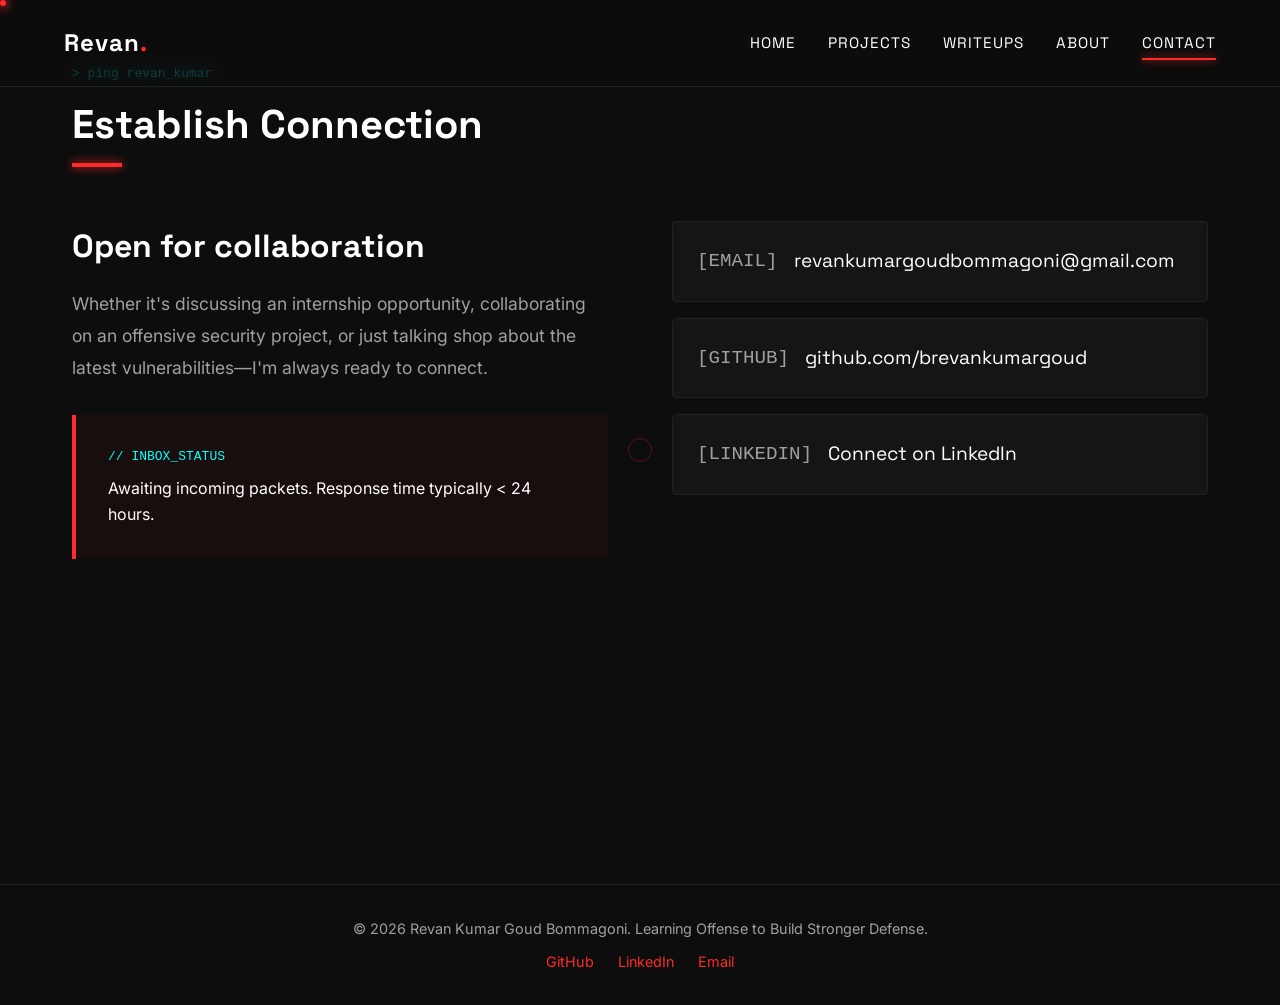
<file: contact.html>
<!DOCTYPE html>
<html lang="en">
<head>
    <meta charset="UTF-8">
    <meta name="viewport" content="width=device-width, initial-scale=1.0">
    <title>Contact | Revan Kumar</title>
    <link href="https://fonts.googleapis.com/css2?family=Inter:wght@300;400;500;600&family=Space+Grotesk:wght@400;600;700&display=swap" rel="stylesheet">
    <link rel="stylesheet" href="./css/style.css">
    <style>
        .contact-link {
            display: flex;
            align-items: center;
            gap: 1rem;
            padding: 1.5rem;
            background: var(--card-bg);
            border: 1px solid var(--card-border);
            border-radius: 4px;
            font-family: var(--font-heading);
            font-size: 1.2rem;
            color: var(--text-main);
            transition: all var(--transition-fast);
        }
        .contact-link:hover {
            transform: translateX(10px);
            border-color: var(--accent-primary);
            box-shadow: 0 0 15px rgba(255, 42, 42, 0.2);
            color: var(--accent-primary);
        }
    </style>
</head>
<body>
    <div id="navbar-placeholder"></div>

    <main class="container">
        <section class="animate-on-scroll" style="padding: 4rem 0;">
            <p class="terminal-text" style="margin-bottom: 0.5rem;">> ping revan_kumar</p>
            <h1 class="section-title">Establish Connection</h1>
            
            <div style="display: grid; grid-template-columns: 1fr 1fr; gap: 4rem; margin-top: 2rem;">
                
                <!-- Left: Text Core -->
                <div class="animate-on-scroll">
                    <h3 style="font-size: 2rem; margin-bottom: 1rem;">Open for collaboration</h3>
                    <p style="color: var(--text-muted); font-size: 1.1rem; line-height: 1.8; margin-bottom: 2rem;">
                        Whether it's discussing an internship opportunity, collaborating on an offensive security project, or just talking shop about the latest vulnerabilities—I'm always ready to connect.
                    </p>
                    
                    <div style="background: rgba(255, 42, 42, 0.05); padding: 2rem; border-left: 4px solid var(--accent-primary);">
                        <p style="font-family: monospace; color: var(--accent-secondary); margin-bottom: 0.5rem;">// INBOX_STATUS</p>
                        <p>Awaiting incoming packets. Response time typically < 24 hours.</p>
                    </div>
                </div>

                <!-- Right: Links -->
                <div class="animate-on-scroll" style="display: flex; flex-direction: column; gap: 1rem;">
                    <a href="mailto:revankumargoudbommagoni@gmail.com" class="contact-link">
                        <span style="color: var(--text-muted); font-family: monospace;">[EMAIL]</span>
                        revankumargoudbommagoni@gmail.com
                    </a>
                    
                    <a href="https://github.com/brevankumargoud" target="_blank" class="contact-link">
                        <span style="color: var(--text-muted); font-family: monospace;">[GITHUB]</span>
                        github.com/brevankumargoud
                    </a>

                    <a href="https://www.linkedin.com/in/revan-kumar-goud-bommagoni-4398a5362" target="_blank" class="contact-link">
                        <span style="color: var(--text-muted); font-family: monospace;">[LINKEDIN]</span>
                        Connect on LinkedIn
                    </a>
                </div>

            </div>
        </section>
    </main>

    <div id="footer-placeholder"></div>

    <script>const basePath = "./";</script>
    <script src="./js/components.js"></script>
    <script src="./js/cursor.js"></script>
    <script src="./js/animations.js"></script>
</body>
</html>
</file>
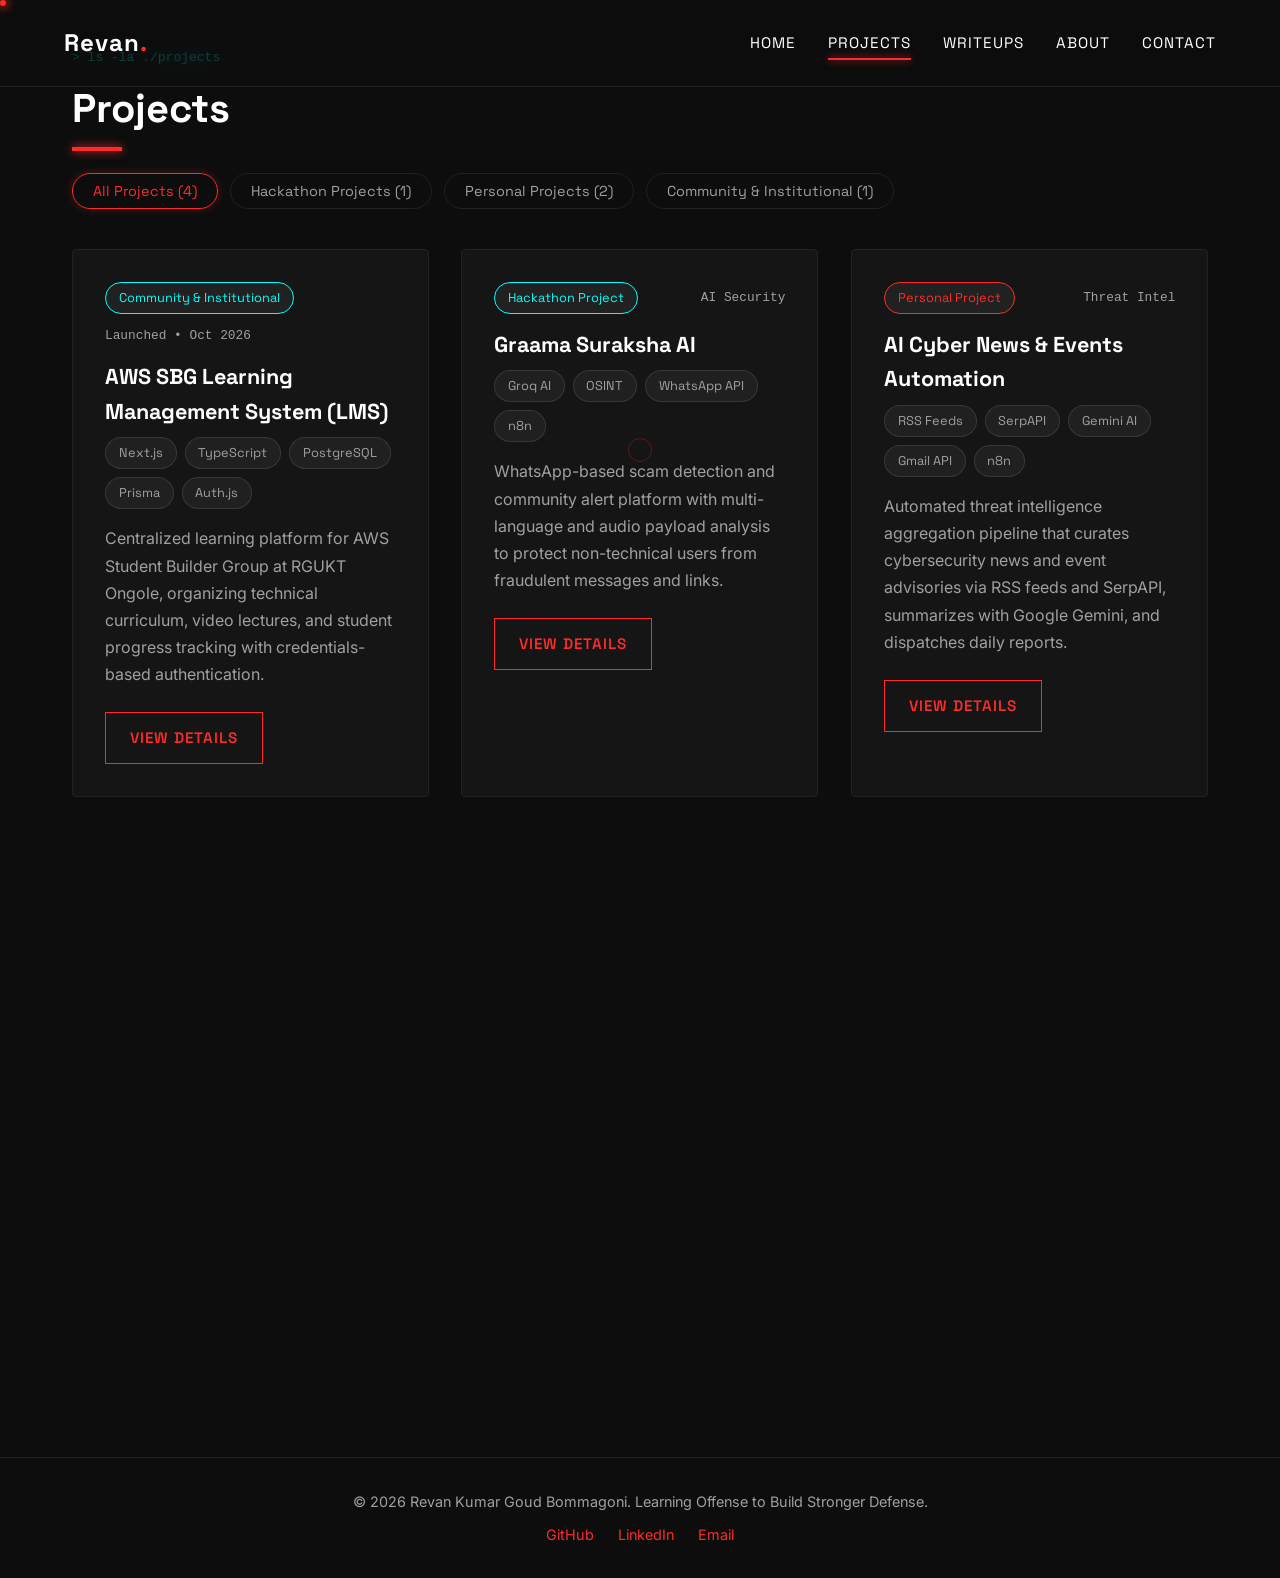
<file: projects.html>
<!DOCTYPE html>
<html lang="en">
<head>
    <meta charset="UTF-8">
    <meta name="viewport" content="width=device-width, initial-scale=1.0">
    <title>Projects | Revan Kumar</title>
    <link href="https://fonts.googleapis.com/css2?family=Inter:wght@300;400;500;600&family=Space+Grotesk:wght@400;600;700&display=swap" rel="stylesheet">
    <link rel="stylesheet" href="./css/style.css">
</head>
<body>
    <div id="navbar-placeholder"></div>

    <main class="container">
        <section class="animate-on-scroll" style="padding: 3rem 0;">
            <p class="terminal-text" style="margin-bottom: 0.5rem;">> ls -la ./projects</p>
            <h1 class="section-title">Projects</h1>
            
            <!-- Category Filters -->
            <div class="filter-container" role="tablist" aria-label="Project Categories">
                <button class="filter-btn active" data-filter="all" role="tab" aria-selected="true" tabindex="0">All Projects (4)</button>
                <button class="filter-btn" data-filter="hackathon" role="tab" aria-selected="false" tabindex="0">Hackathon Projects (1)</button>
                <button class="filter-btn" data-filter="personal" role="tab" aria-selected="false" tabindex="0">Personal Projects (2)</button>
                <button class="filter-btn" data-filter="community" role="tab" aria-selected="false" tabindex="0">Community & Institutional (1)</button>
            </div>
            
            <!-- Projects Grid -->
            <div id="projects-grid" style="display: grid; grid-template-columns: repeat(auto-fit, minmax(min(100%, 340px), 1fr)); gap: 2rem;">
                
                <!-- Project 1: AWS SBG Learning Management System -->
                <div class="card animate-on-scroll" data-category="community">
                    <div style="display: flex; justify-content: space-between; align-items: center; gap: 0.75rem; margin-bottom: 0.85rem; flex-wrap: wrap;">
                        <span class="badge" style="border-color: var(--accent-secondary); color: var(--accent-secondary); white-space: nowrap;">Community &amp; Institutional</span>
                        <span style="font-family: monospace; font-size: 0.8rem; color: var(--text-muted); white-space: nowrap;">Launched &bull; Oct 2026</span>
                    </div>
                    <h3 style="margin-bottom: 0.5rem; font-size: 1.35rem;">AWS SBG Learning Management System (LMS)</h3>
                    <div style="display: flex; gap: 0.5rem; margin-bottom: 1rem; flex-wrap: wrap;">
                        <span class="badge">Next.js</span>
                        <span class="badge">TypeScript</span>
                        <span class="badge">PostgreSQL</span>
                        <span class="badge">Prisma</span>
                        <span class="badge">Auth.js</span>
                    </div>
                    <p style="color: var(--text-muted); line-height: 1.7; margin-bottom: 1.5rem;">
                        Centralized learning platform for AWS Student Builder Group at RGUKT Ongole, organizing technical curriculum, video lectures, and student progress tracking with credentials-based authentication.
                    </p>
                    <a href="./projects/aws-sbg-lms.html" class="btn"><span>View Details</span></a>
                </div>

                <!-- Project 2: Graama Suraksha AI -->
                <div class="card animate-on-scroll" data-category="hackathon">
                    <div style="display: flex; justify-content: space-between; align-items: center; gap: 0.75rem; margin-bottom: 0.85rem; flex-wrap: wrap;">
                        <span class="badge" style="border-color: var(--accent-secondary); color: var(--accent-secondary); white-space: nowrap;">Hackathon Project</span>
                        <span style="font-family: monospace; font-size: 0.8rem; color: var(--text-muted); white-space: nowrap;">AI Security</span>
                    </div>
                    <h3 style="margin-bottom: 0.5rem; font-size: 1.35rem;">Graama Suraksha AI</h3>
                    <div style="display: flex; gap: 0.5rem; margin-bottom: 1rem; flex-wrap: wrap;">
                        <span class="badge">Groq AI</span>
                        <span class="badge">OSINT</span>
                        <span class="badge">WhatsApp API</span>
                        <span class="badge">n8n</span>
                    </div>
                    <p style="color: var(--text-muted); line-height: 1.7; margin-bottom: 1.5rem;">
                        WhatsApp-based scam detection and community alert platform with multi-language and audio payload analysis to protect non-technical users from fraudulent messages and links.
                    </p>
                    <a href="./projects/graama-suraksha.html" class="btn"><span>View Details</span></a>
                </div>

                <!-- Project 3: AI Cyber News & Events Automation -->
                <div class="card animate-on-scroll" data-category="personal">
                    <div style="display: flex; justify-content: space-between; align-items: center; gap: 0.75rem; margin-bottom: 0.85rem; flex-wrap: wrap;">
                        <span class="badge" style="border-color: var(--accent-primary); color: var(--accent-primary); white-space: nowrap;">Personal Project</span>
                        <span style="font-family: monospace; font-size: 0.8rem; color: var(--text-muted); white-space: nowrap;">Threat Intel</span>
                    </div>
                    <h3 style="margin-bottom: 0.5rem; font-size: 1.35rem;">AI Cyber News & Events Automation</h3>
                    <div style="display: flex; gap: 0.5rem; margin-bottom: 1rem; flex-wrap: wrap;">
                        <span class="badge">RSS Feeds</span>
                        <span class="badge">SerpAPI</span>
                        <span class="badge">Gemini AI</span>
                        <span class="badge">Gmail API</span>
                        <span class="badge">n8n</span>
                    </div>
                    <p style="color: var(--text-muted); line-height: 1.7; margin-bottom: 1.5rem;">
                        Automated threat intelligence aggregation pipeline that curates cybersecurity news and event advisories via RSS feeds and SerpAPI, summarizes with Google Gemini, and dispatches daily reports.
                    </p>
                    <a href="./projects/ai-newsletter.html" class="btn"><span>View Details</span></a>
                </div>

                <!-- Project 4: AI LinkedIn Content Automation -->
                <div class="card animate-on-scroll" data-category="personal">
                    <div style="display: flex; justify-content: space-between; align-items: center; gap: 0.75rem; margin-bottom: 0.85rem; flex-wrap: wrap;">
                        <span class="badge" style="border-color: var(--accent-primary); color: var(--accent-primary); white-space: nowrap;">Personal Project</span>
                        <span style="font-family: monospace; font-size: 0.8rem; color: var(--text-muted); white-space: nowrap;">Automation</span>
                    </div>
                    <h3 style="margin-bottom: 0.5rem; font-size: 1.35rem;">AI LinkedIn Content Automation</h3>
                    <div style="display: flex; gap: 0.5rem; margin-bottom: 1rem; flex-wrap: wrap;">
                        <span class="badge">Docker</span>
                        <span class="badge">Google Drive API</span>
                        <span class="badge">Gemini AI</span>
                        <span class="badge">LinkedIn API</span>
                        <span class="badge">n8n</span>
                    </div>
                    <p style="color: var(--text-muted); line-height: 1.7; margin-bottom: 1.5rem;">
                        Human-in-the-loop content automation workflow pulling seed prompts from Google Sheets, drafting posts with Gemini AI, awaiting user approval, retrieving Drive assets, and publishing via LinkedIn API.
                    </p>
                    <a href="./projects/linkedin-post-generator.html" class="btn"><span>View Details</span></a>
                </div>

            </div>

            <!-- Empty State for Categories with 0 Projects -->
            <div id="empty-state" class="card" style="display: none; padding: 2.5rem; text-align: center; margin-top: 1rem; border-style: dashed;">
                <p class="terminal-text" style="font-size: 1rem; margin-bottom: 0.75rem;">> cat status.log</p>
                <h3 style="color: var(--text-main); margin-bottom: 0.5rem;">No Projects Listed in this Category</h3>
                <p style="color: var(--text-muted); max-width: 600px; margin: 0 auto; line-height: 1.6;">
                    No projects are currently listed under this filter. Check other categories or return to all projects.
                </p>
            </div>
        </section>
    </main>

    <div id="footer-placeholder"></div>

    <script>const basePath = "./";</script>
    <script src="./js/components.js"></script>
    <script src="./js/cursor.js"></script>
    <script src="./js/animations.js"></script>
    <script>
        // Interactive Category Filtering
        (function() {
            const filterBtns = document.querySelectorAll('.filter-btn');
            const projectCards = document.querySelectorAll('#projects-grid .card');
            const emptyState = document.getElementById('empty-state');
            const grid = document.getElementById('projects-grid');

            function applyFilter(category) {
                let visibleCount = 0;

                projectCards.forEach(card => {
                    const cardCat = card.getAttribute('data-category');
                    if (category === 'all' || cardCat === category) {
                        card.style.display = '';
                        visibleCount++;
                    } else {
                        card.style.display = 'none';
                    }
                });

                if (visibleCount === 0) {
                    emptyState.style.display = 'block';
                    grid.style.display = 'none';
                } else {
                    emptyState.style.display = 'none';
                    grid.style.display = 'grid';
                }
            }

            filterBtns.forEach(btn => {
                const handler = (e) => {
                    filterBtns.forEach(b => {
                        b.classList.remove('active');
                        b.setAttribute('aria-selected', 'false');
                    });
                    btn.classList.add('active');
                    btn.setAttribute('aria-selected', 'true');
                    applyFilter(btn.getAttribute('data-filter'));
                };

                btn.addEventListener('click', handler);
                btn.addEventListener('keydown', (e) => {
                    if (e.key === 'Enter' || e.key === ' ') {
                        e.preventDefault();
                        handler(e);
                    }
                });
            });
        })();
    </script>
</body>
</html>
</file>
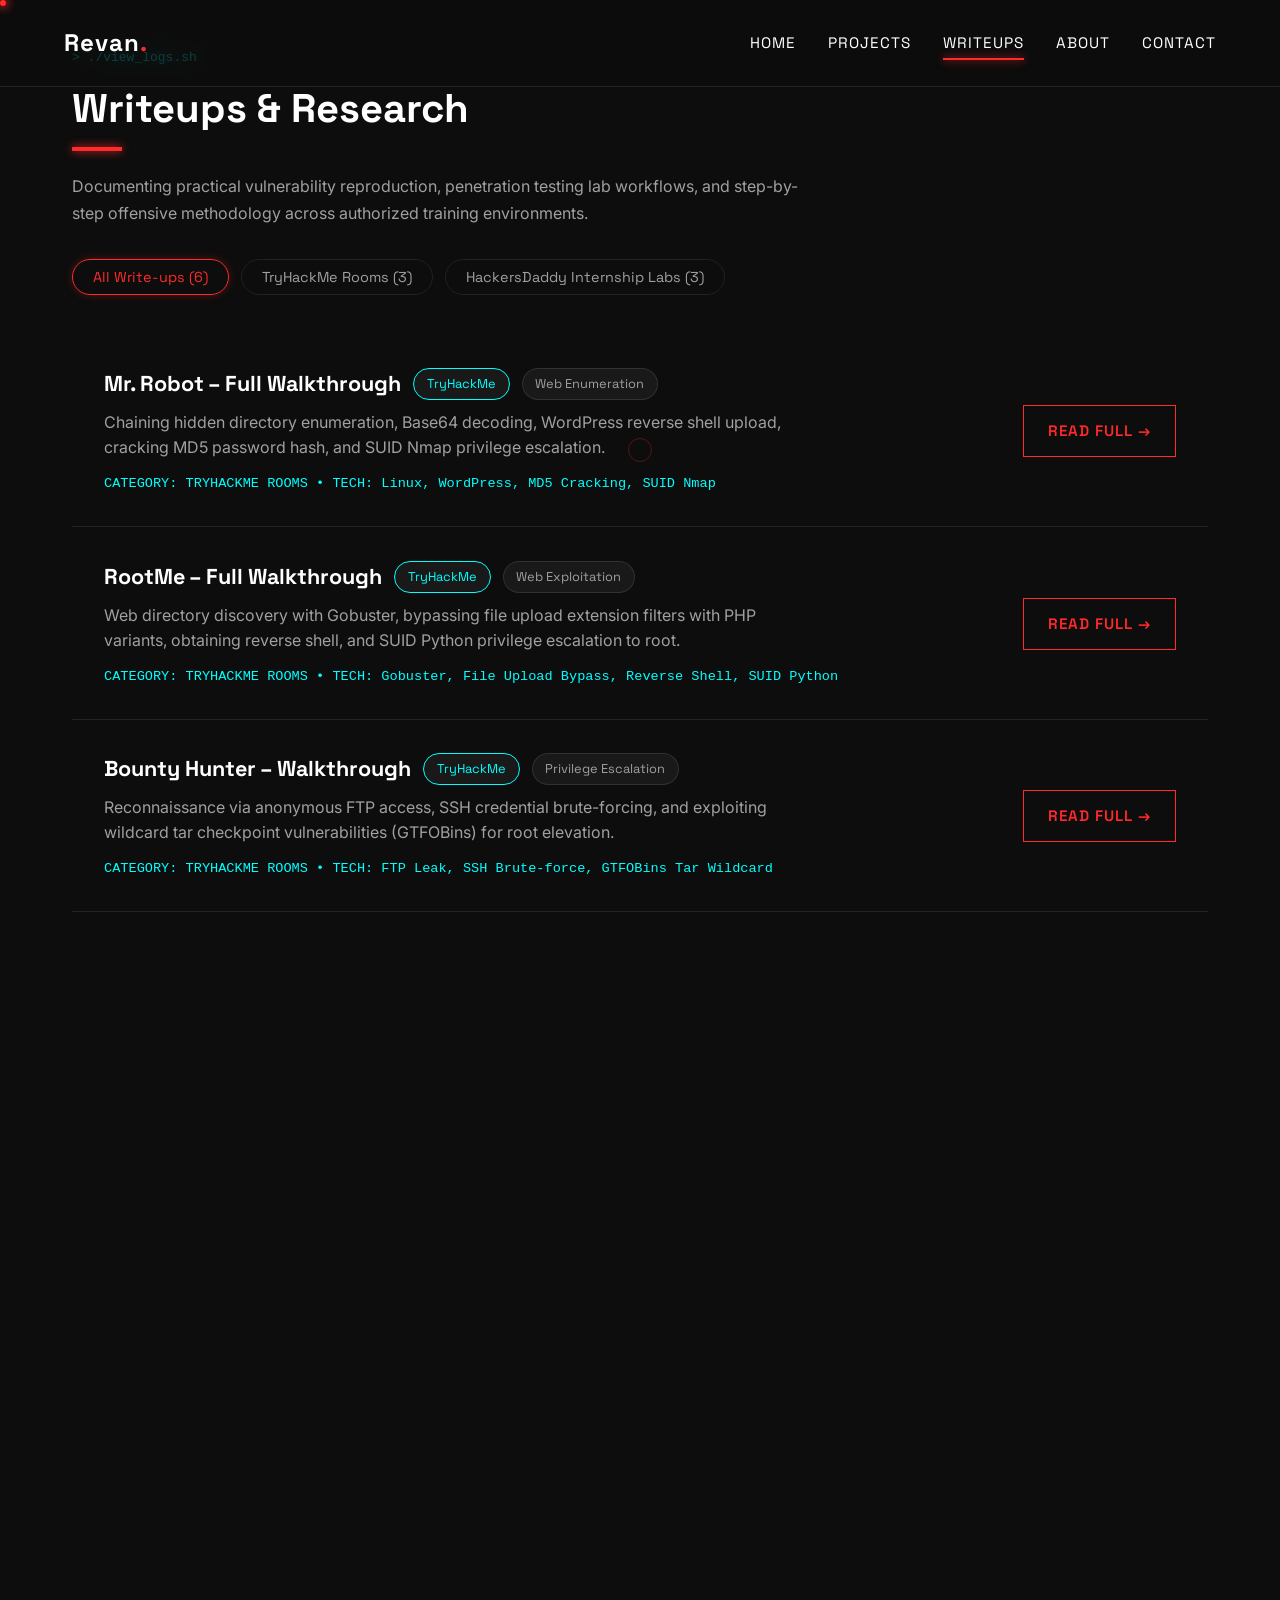
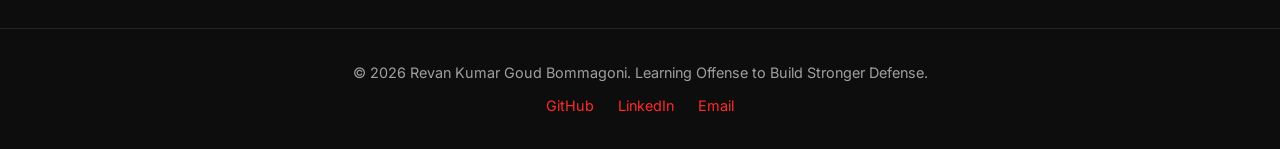
<file: writeups.html>
<!DOCTYPE html>
<html lang="en">
<head>
    <meta charset="UTF-8">
    <meta name="viewport" content="width=device-width, initial-scale=1.0">
    <title>Writeups | Revan Kumar</title>
    <link href="https://fonts.googleapis.com/css2?family=Inter:wght@300;400;500;600&family=Space+Grotesk:wght@400;600;700&display=swap" rel="stylesheet">
    <link rel="stylesheet" href="./css/style.css">
    <style>
        .writeup-card {
            display: flex;
            justify-content: space-between;
            align-items: center;
            padding: 2rem;
            border-bottom: 1px solid var(--card-border);
            transition: all var(--transition-fast);
            gap: 1.5rem;
        }
        .writeup-card:hover {
            background: rgba(255, 42, 42, 0.05);
            border-color: rgba(255, 42, 42, 0.3);
        }
        @media (max-width: 768px) {
            .writeup-card {
                flex-direction: column;
                align-items: flex-start;
                padding: 1.5rem 1rem;
            }
            .writeup-card .btn {
                width: 100%;
                justify-content: center;
            }
        }
    </style>
</head>
<body>
    <div id="navbar-placeholder"></div>

    <main class="container">
        <section class="animate-on-scroll" style="padding: 3rem 0;">
            <p class="terminal-text" style="margin-bottom: 0.5rem;">> ./view_logs.sh</p>
            <h1 class="section-title">Writeups & Research</h1>
            
            <p style="color: var(--text-muted); margin-bottom: 2rem; max-width: 750px; line-height: 1.7;">
                Documenting practical vulnerability reproduction, penetration testing lab workflows, and step-by-step offensive methodology across authorized training environments.
            </p>

            <!-- Category Filters -->
            <div class="filter-container" role="tablist" aria-label="Write-up Categories">
                <button class="filter-btn active" data-filter="all" role="tab" aria-selected="true" tabindex="0">All Write-ups (6)</button>
                <button class="filter-btn" data-filter="tryhackme" role="tab" aria-selected="false" tabindex="0">TryHackMe Rooms (3)</button>
                <button class="filter-btn" data-filter="hackersdaddy" role="tab" aria-selected="false" tabindex="0">HackersDaddy Internship Labs (3)</button>
            </div>

            <!-- Writeups List -->
            <div id="writeups-list" style="display: flex; flex-direction: column;">
                
                <!-- 1. Mr. Robot (TryHackMe) -->
                <div class="writeup-card animate-on-scroll" data-category="tryhackme">
                    <div>
                        <div style="display: flex; gap: 0.75rem; align-items: center; margin-bottom: 0.5rem; flex-wrap: wrap;">
                            <h3 style="color: var(--text-main); font-size: 1.35rem;">Mr. Robot – Full Walkthrough</h3>
                            <span class="badge" style="border-color: var(--accent-secondary); color: var(--accent-secondary);">TryHackMe</span>
                            <span class="badge">Web Enumeration</span>
                        </div>
                        <p style="color: var(--text-muted); max-width: 680px; line-height: 1.6;">
                            Chaining hidden directory enumeration, Base64 decoding, WordPress reverse shell upload, cracking MD5 password hash, and SUID Nmap privilege escalation.
                        </p>
                        <p style="font-family: monospace; color: var(--accent-secondary); font-size: 0.85rem; margin-top: 0.75rem;">
                            CATEGORY: TRYHACKME ROOMS &bull; TECH: Linux, WordPress, MD5 Cracking, SUID Nmap
                        </p>
                    </div>
                    <a href="./writeups/mr_robot.html" class="btn" style="white-space: nowrap;"><span>Read Full &rarr;</span></a>
                </div>

                <!-- 2. RootMe (TryHackMe) -->
                <div class="writeup-card animate-on-scroll" data-category="tryhackme">
                    <div>
                        <div style="display: flex; gap: 0.75rem; align-items: center; margin-bottom: 0.5rem; flex-wrap: wrap;">
                            <h3 style="color: var(--text-main); font-size: 1.35rem;">RootMe – Full Walkthrough</h3>
                            <span class="badge" style="border-color: var(--accent-secondary); color: var(--accent-secondary);">TryHackMe</span>
                            <span class="badge">Web Exploitation</span>
                        </div>
                        <p style="color: var(--text-muted); max-width: 680px; line-height: 1.6;">
                            Web directory discovery with Gobuster, bypassing file upload extension filters with PHP variants, obtaining reverse shell, and SUID Python privilege escalation to root.
                        </p>
                        <p style="font-family: monospace; color: var(--accent-secondary); font-size: 0.85rem; margin-top: 0.75rem;">
                            CATEGORY: TRYHACKME ROOMS &bull; TECH: Gobuster, File Upload Bypass, Reverse Shell, SUID Python
                        </p>
                    </div>
                    <a href="./writeups/rootme.html" class="btn" style="white-space: nowrap;"><span>Read Full &rarr;</span></a>
                </div>

                <!-- 3. Bounty Hunter (TryHackMe) -->
                <div class="writeup-card animate-on-scroll" data-category="tryhackme">
                    <div>
                        <div style="display: flex; gap: 0.75rem; align-items: center; margin-bottom: 0.5rem; flex-wrap: wrap;">
                            <h3 style="color: var(--text-main); font-size: 1.35rem;">Bounty Hunter – Walkthrough</h3>
                            <span class="badge" style="border-color: var(--accent-secondary); color: var(--accent-secondary);">TryHackMe</span>
                            <span class="badge">Privilege Escalation</span>
                        </div>
                        <p style="color: var(--text-muted); max-width: 680px; line-height: 1.6;">
                            Reconnaissance via anonymous FTP access, SSH credential brute-forcing, and exploiting wildcard tar checkpoint vulnerabilities (GTFOBins) for root elevation.
                        </p>
                        <p style="font-family: monospace; color: var(--accent-secondary); font-size: 0.85rem; margin-top: 0.75rem;">
                            CATEGORY: TRYHACKME ROOMS &bull; TECH: FTP Leak, SSH Brute-force, GTFOBins Tar Wildcard
                        </p>
                    </div>
                    <a href="./writeups/bounty_hunter.html" class="btn" style="white-space: nowrap;"><span>Read Full &rarr;</span></a>
                </div>

                <!-- 4. Webmin 1.920 (HackersDaddy) -->
                <div class="writeup-card animate-on-scroll" data-category="hackersdaddy">
                    <div>
                        <div style="display: flex; gap: 0.75rem; align-items: center; margin-bottom: 0.5rem; flex-wrap: wrap;">
                            <h3 style="color: var(--text-main); font-size: 1.35rem;">Webmin 1.920 – Full Walkthrough</h3>
                            <span class="badge" style="border-color: var(--accent-primary); color: var(--accent-primary);">HackersDaddy</span>
                            <span class="badge">Linux Exploitation</span>
                        </div>
                        <p style="color: var(--text-muted); max-width: 680px; line-height: 1.6;">
                            Exploiting CVE-2019-15107 backdoor parameter in Webmin 1.920 to achieve unauthenticated remote code execution and instant root privilege compromise in an authorized training lab.
                        </p>
                        <p style="font-family: monospace; color: var(--accent-primary); font-size: 0.85rem; margin-top: 0.75rem;">
                            CATEGORY: HACKERSDADDY INTERNSHIP LABS &bull; CVE-2019-15107 &bull; Unauthenticated RCE &bull; Metasploit
                        </p>
                    </div>
                    <a href="./writeups/webmin.html" class="btn" style="white-space: nowrap;"><span>Read Full &rarr;</span></a>
                </div>

                <!-- 5. Kingsman (HackersDaddy) -->
                <div class="writeup-card animate-on-scroll" data-category="hackersdaddy">
                    <div>
                        <div style="display: flex; gap: 0.75rem; align-items: center; margin-bottom: 0.5rem; flex-wrap: wrap;">
                            <h3 style="color: var(--text-main); font-size: 1.35rem;">Kingsman – Full Walkthrough</h3>
                            <span class="badge" style="border-color: var(--accent-primary); color: var(--accent-primary);">HackersDaddy</span>
                            <span class="badge">Joomla Exploitation</span>
                        </div>
                        <p style="color: var(--text-muted); max-width: 680px; line-height: 1.6;">
                            Exploiting anonymous FTP credential leaks, abusing Joomla administrator template editing for PHP remote code execution, and privilege escalation to root.
                        </p>
                        <p style="font-family: monospace; color: var(--accent-primary); font-size: 0.85rem; margin-top: 0.75rem;">
                            CATEGORY: HACKERSDADDY INTERNSHIP LABS &bull; Anonymous FTP &bull; Joomla CMS Template RCE &bull; SUID PrivEsc
                        </p>
                    </div>
                    <a href="./writeups/kingsman.html" class="btn" style="white-space: nowrap;"><span>Read Full &rarr;</span></a>
                </div>

                <!-- 6. EternalBlue (HackersDaddy) -->
                <div class="writeup-card animate-on-scroll" data-category="hackersdaddy">
                    <div>
                        <div style="display: flex; gap: 0.75rem; align-items: center; margin-bottom: 0.5rem; flex-wrap: wrap;">
                            <h3 style="color: var(--text-main); font-size: 1.35rem;">EternalBlue – Full Walkthrough</h3>
                            <span class="badge" style="border-color: var(--accent-primary); color: var(--accent-primary);">HackersDaddy</span>
                            <span class="badge">Windows Exploitation</span>
                        </div>
                        <p style="color: var(--text-muted); max-width: 680px; line-height: 1.6;">
                            Vulnerability reproduction of SMBv1 MS17-010 (EternalBlue) to gain SYSTEM-level remote shell access on a target Windows 7 virtual lab machine.
                        </p>
                        <p style="font-family: monospace; color: var(--accent-primary); font-size: 0.85rem; margin-top: 0.75rem;">
                            CATEGORY: HACKERSDADDY INTERNSHIP LABS &bull; MS17-010 &bull; SMBv1 Remote Code Execution &bull; SYSTEM Shell
                        </p>
                    </div>
                    <a href="./writeups/eternalblue.html" class="btn" style="white-space: nowrap;"><span>Read Full &rarr;</span></a>
                </div>

            </div>

            <!-- Empty State for Future Categories -->
            <div id="writeups-empty-state" class="card" style="display: none; padding: 2.5rem; text-align: center; margin-top: 2rem; border-style: dashed;">
                <p class="terminal-text" style="font-size: 1rem; margin-bottom: 0.75rem;">> cat writeup_records.log</p>
                <h3 style="color: var(--text-main); margin-bottom: 0.5rem;">No Write-ups in This Category Yet</h3>
                <p style="color: var(--text-muted); max-width: 600px; margin: 0 auto; line-height: 1.6;">
                    Additional security research walkthroughs and CTF reports are in preparation.
                </p>
            </div>
        </section>
    </main>

    <div id="footer-placeholder"></div>

    <script>const basePath = "./";</script>
    <script src="./js/components.js"></script>
    <script src="./js/cursor.js"></script>
    <script src="./js/animations.js"></script>
    <script>
        // Interactive Category Filtering for Write-ups
        (function() {
            const filterBtns = document.querySelectorAll('.filter-btn');
            const writeupCards = document.querySelectorAll('#writeups-list .writeup-card');
            const emptyState = document.getElementById('writeups-empty-state');
            const list = document.getElementById('writeups-list');

            function applyFilter(category) {
                let visibleCount = 0;

                writeupCards.forEach(card => {
                    const cardCat = card.getAttribute('data-category');
                    if (category === 'all' || cardCat === category) {
                        card.style.display = 'flex';
                        visibleCount++;
                    } else {
                        card.style.display = 'none';
                    }
                });

                if (visibleCount === 0) {
                    emptyState.style.display = 'block';
                    list.style.display = 'none';
                } else {
                    emptyState.style.display = 'none';
                    list.style.display = 'flex';
                }
            }

            filterBtns.forEach(btn => {
                const handler = (e) => {
                    filterBtns.forEach(b => {
                        b.classList.remove('active');
                        b.setAttribute('aria-selected', 'false');
                    });
                    btn.classList.add('active');
                    btn.setAttribute('aria-selected', 'true');
                    applyFilter(btn.getAttribute('data-filter'));
                };

                btn.addEventListener('click', handler);
                btn.addEventListener('keydown', (e) => {
                    if (e.key === 'Enter' || e.key === ' ') {
                        e.preventDefault();
                        handler(e);
                    }
                });
            });
        })();
    </script>
</body>
</html>
</file>
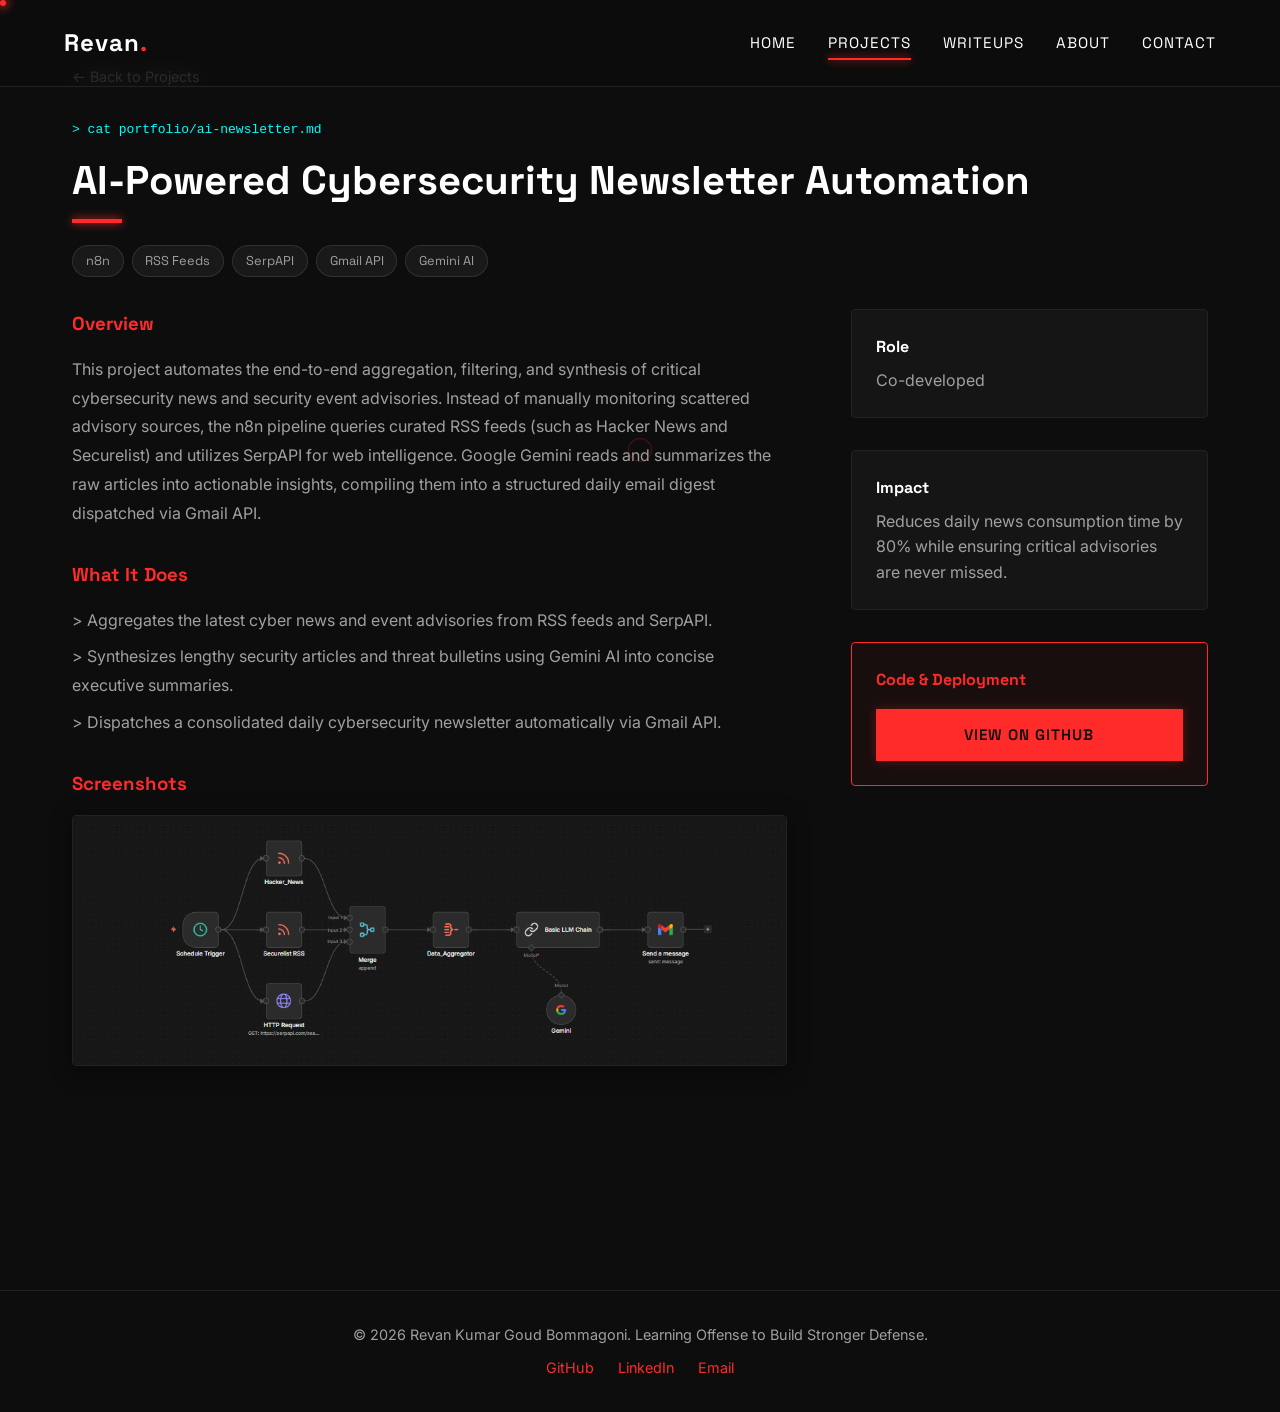
<file: projects/ai-newsletter.html>
<!DOCTYPE html>
<html lang="en">
<head>
    <meta charset="UTF-8">
    <meta name="viewport" content="width=device-width, initial-scale=1.0">
    <title>AI-Powered Cyber Newsletter | Revan Kumar</title>
    <link href="https://fonts.googleapis.com/css2?family=Inter:wght@300;400;500;600&family=Space+Grotesk:wght@400;600;700&display=swap" rel="stylesheet">
    <link rel="stylesheet" href="../css/style.css">
</head>
<body>
    <div id="navbar-placeholder"></div>

    <main class="container">
        <section class="animate-on-scroll" style="padding: 4rem 0;">
            <a href="../projects.html" style="color: var(--text-muted); font-size: 0.9rem; margin-bottom: 2rem; display: inline-block;">&larr; Back to Projects</a>
            
            <p class="terminal-text" style="margin-bottom: 0.5rem;">> cat portfolio/ai-newsletter.md</p>
            <h1 class="section-title">AI-Powered Cybersecurity Newsletter Automation</h1>
            
            <div style="display: flex; gap: 0.5rem; margin-bottom: 2rem; flex-wrap: wrap;">
                <span class="badge">n8n</span>
                <span class="badge">RSS Feeds</span>
                <span class="badge">SerpAPI</span>
                <span class="badge">Gmail API</span>
                <span class="badge">Gemini AI</span>
            </div>

            <div style="display: grid; grid-template-columns: 2fr 1fr; gap: 4rem; margin-bottom: 4rem;">
                
                <!-- Main Content -->
                <div>
                    <h3 style="color: var(--accent-primary); margin-bottom: 1rem;">Overview</h3>
                    <p style="color: var(--text-muted); line-height: 1.8; margin-bottom: 2rem;">
                        This project automates the end-to-end aggregation, filtering, and synthesis of critical cybersecurity news and security event advisories. Instead of manually monitoring scattered advisory sources, the n8n pipeline queries curated RSS feeds (such as Hacker News and Securelist) and utilizes SerpAPI for web intelligence. Google Gemini reads and summarizes the raw articles into actionable insights, compiling them into a structured daily email digest dispatched via Gmail API.
                    </p>

                    <h3 style="color: var(--accent-primary); margin-bottom: 1rem;">What It Does</h3>
                    <ul style="list-style: none; color: var(--text-muted); line-height: 1.8; margin-bottom: 2rem;">
                        <li style="margin-bottom: 0.5rem;">> Aggregates the latest cyber news and event advisories from RSS feeds and SerpAPI.</li>
                        <li style="margin-bottom: 0.5rem;">> Synthesizes lengthy security articles and threat bulletins using Gemini AI into concise executive summaries.</li>
                        <li style="margin-bottom: 0.5rem;">> Dispatches a consolidated daily cybersecurity newsletter automatically via Gmail API.</li>
                    </ul>

                    <h3 style="color: var(--accent-primary); margin-bottom: 1rem;">Screenshots</h3>
                    <div style="margin-bottom: 2rem;">
                        <img src="../assets/images/projects/ai-newsletter.png" alt="AI-Powered Cyber Newsletter Workflow" style="width: 100%; height: auto; border-radius: 4px; border: 1px solid var(--card-border); box-shadow: 0 4px 20px rgba(0,0,0,0.5); display: block;">
                    </div>
                </div>

                <!-- Sidebar Metadata -->
                <div>
                    <div class="card" style="padding: 1.5rem; margin-bottom: 2rem;">
                        <h4 style="color: var(--text-main); margin-bottom: 0.5rem;">Role</h4>
                        <p style="color: var(--text-muted);">Co-developed</p>
                    </div>

                    <div class="card" style="padding: 1.5rem; margin-bottom: 2rem;">
                        <h4 style="color: var(--text-main); margin-bottom: 0.5rem;">Impact</h4>
                        <p style="color: var(--text-muted);">Reduces daily news consumption time by 80% while ensuring critical advisories are never missed.</p>
                    </div>

                    <div class="card" style="padding: 1.5rem; background: rgba(255, 42, 42, 0.05); border-color: var(--accent-primary);">
                        <h4 style="color: var(--accent-primary); margin-bottom: 1rem;">Code & Deployment</h4>
                        <a href="https://github.com/brevankumargoud/n8n_workflows.git" target="_blank" class="btn btn-primary" style="width: 100%; justify-content: center;"><span>View on GitHub</span></a>
                    </div>
                </div>
                
            </div>
        </section>
    </main>

    <div id="footer-placeholder"></div>

    <script>const basePath = "../";</script>
    <script src="../js/components.js"></script>
    <script src="../js/cursor.js"></script>
    <script src="../js/animations.js"></script>
</body>
</html>
</file>
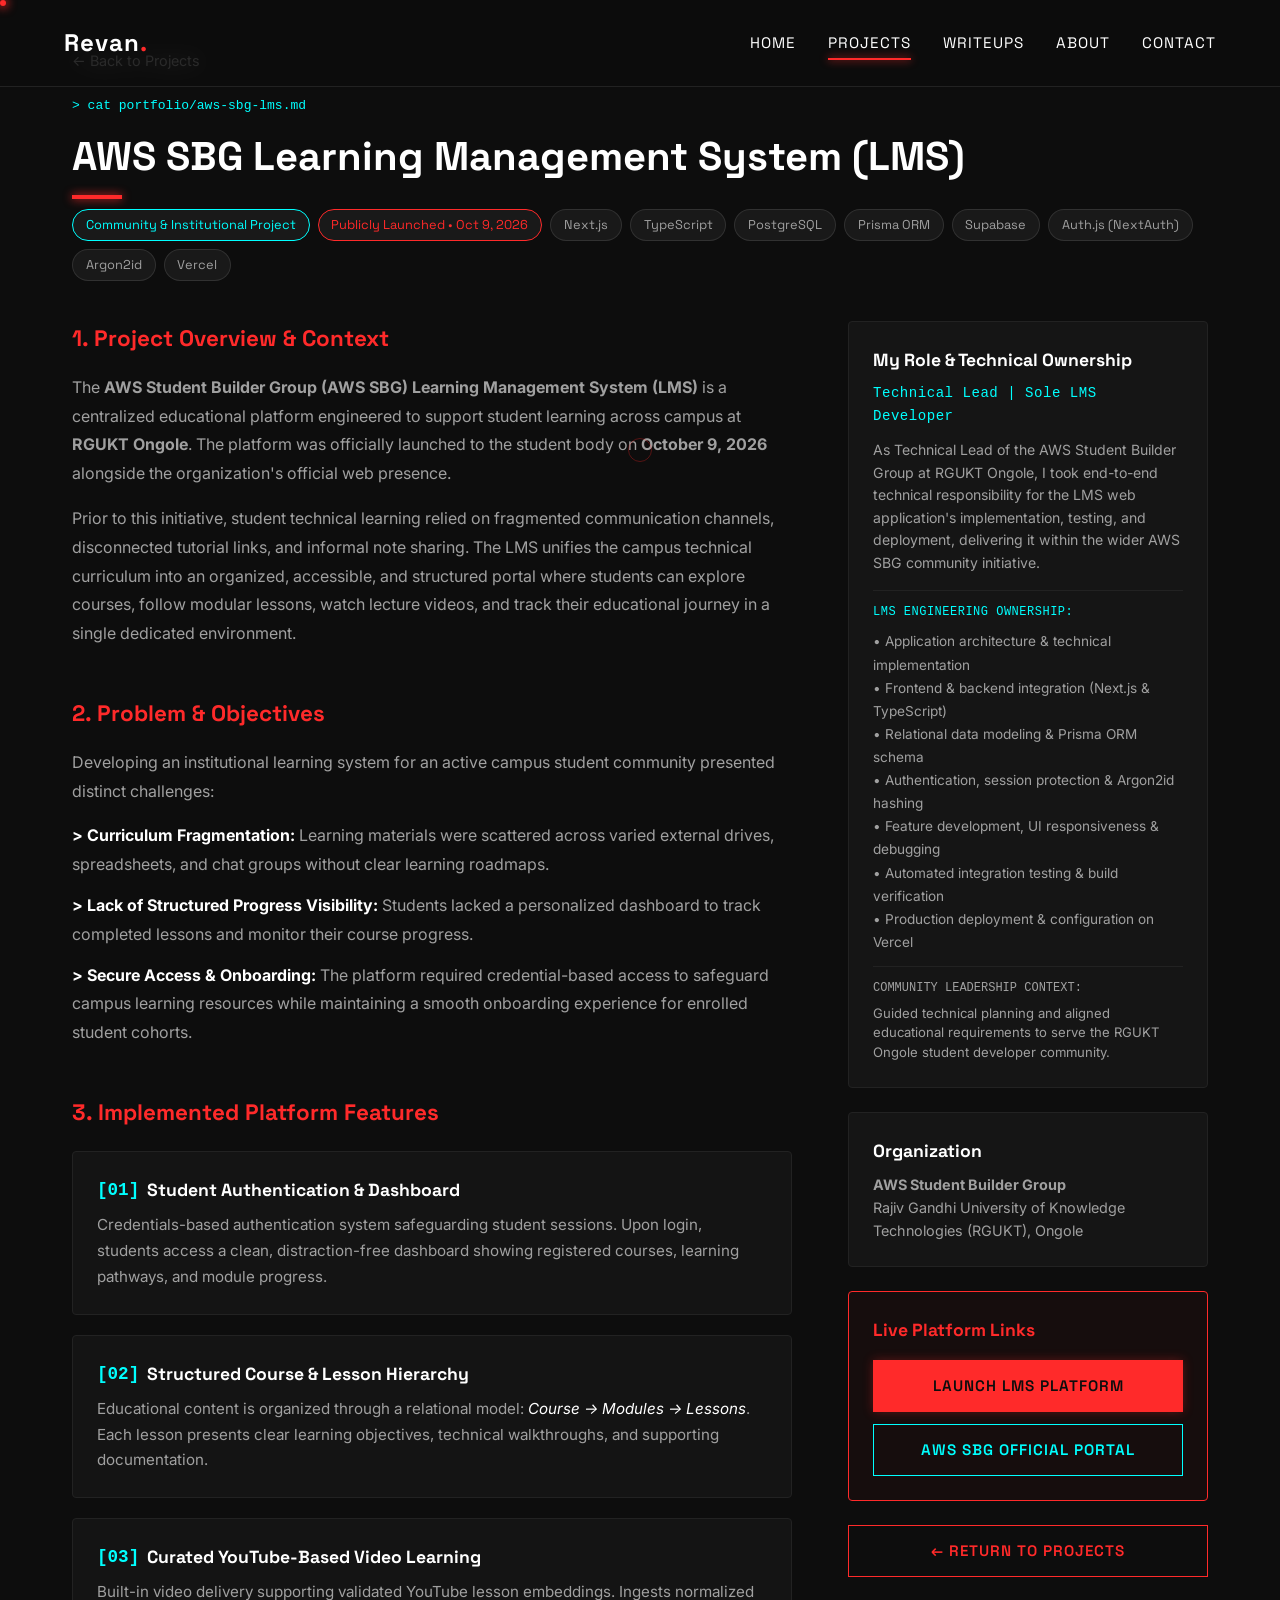
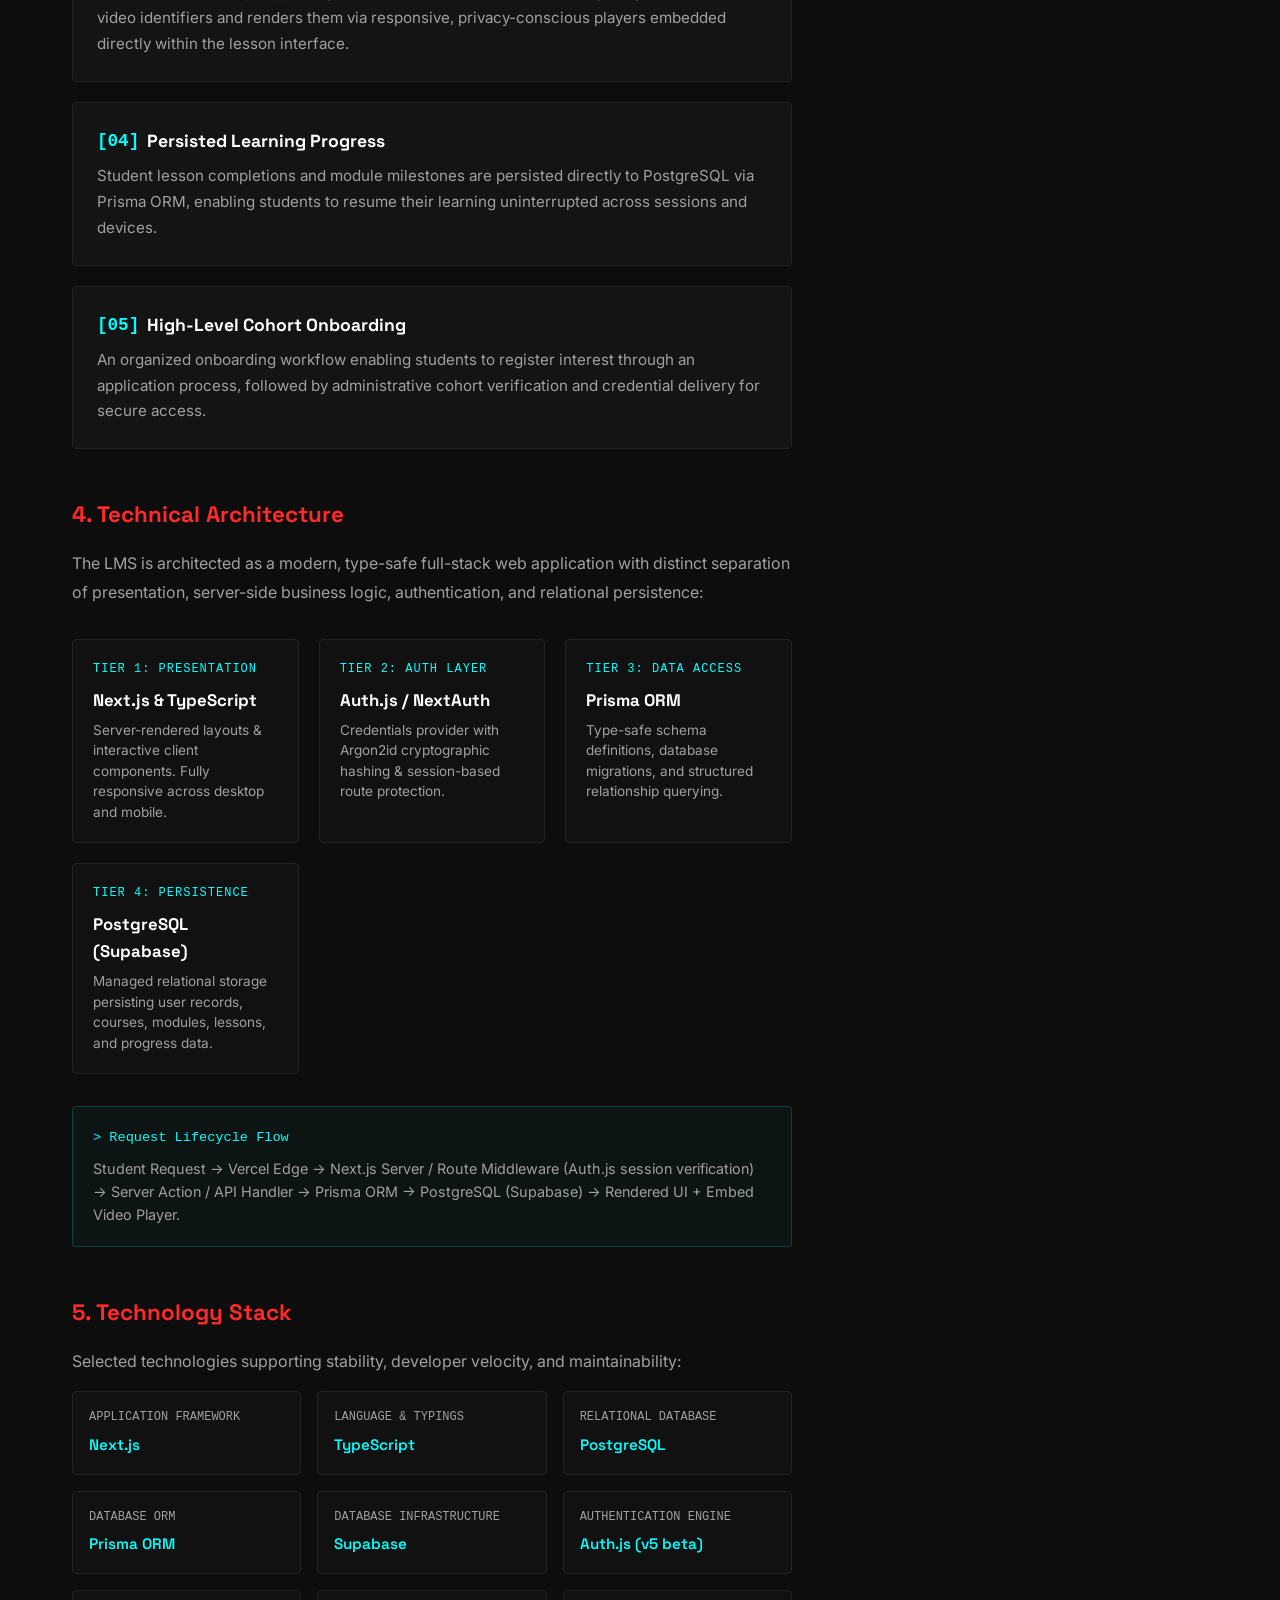
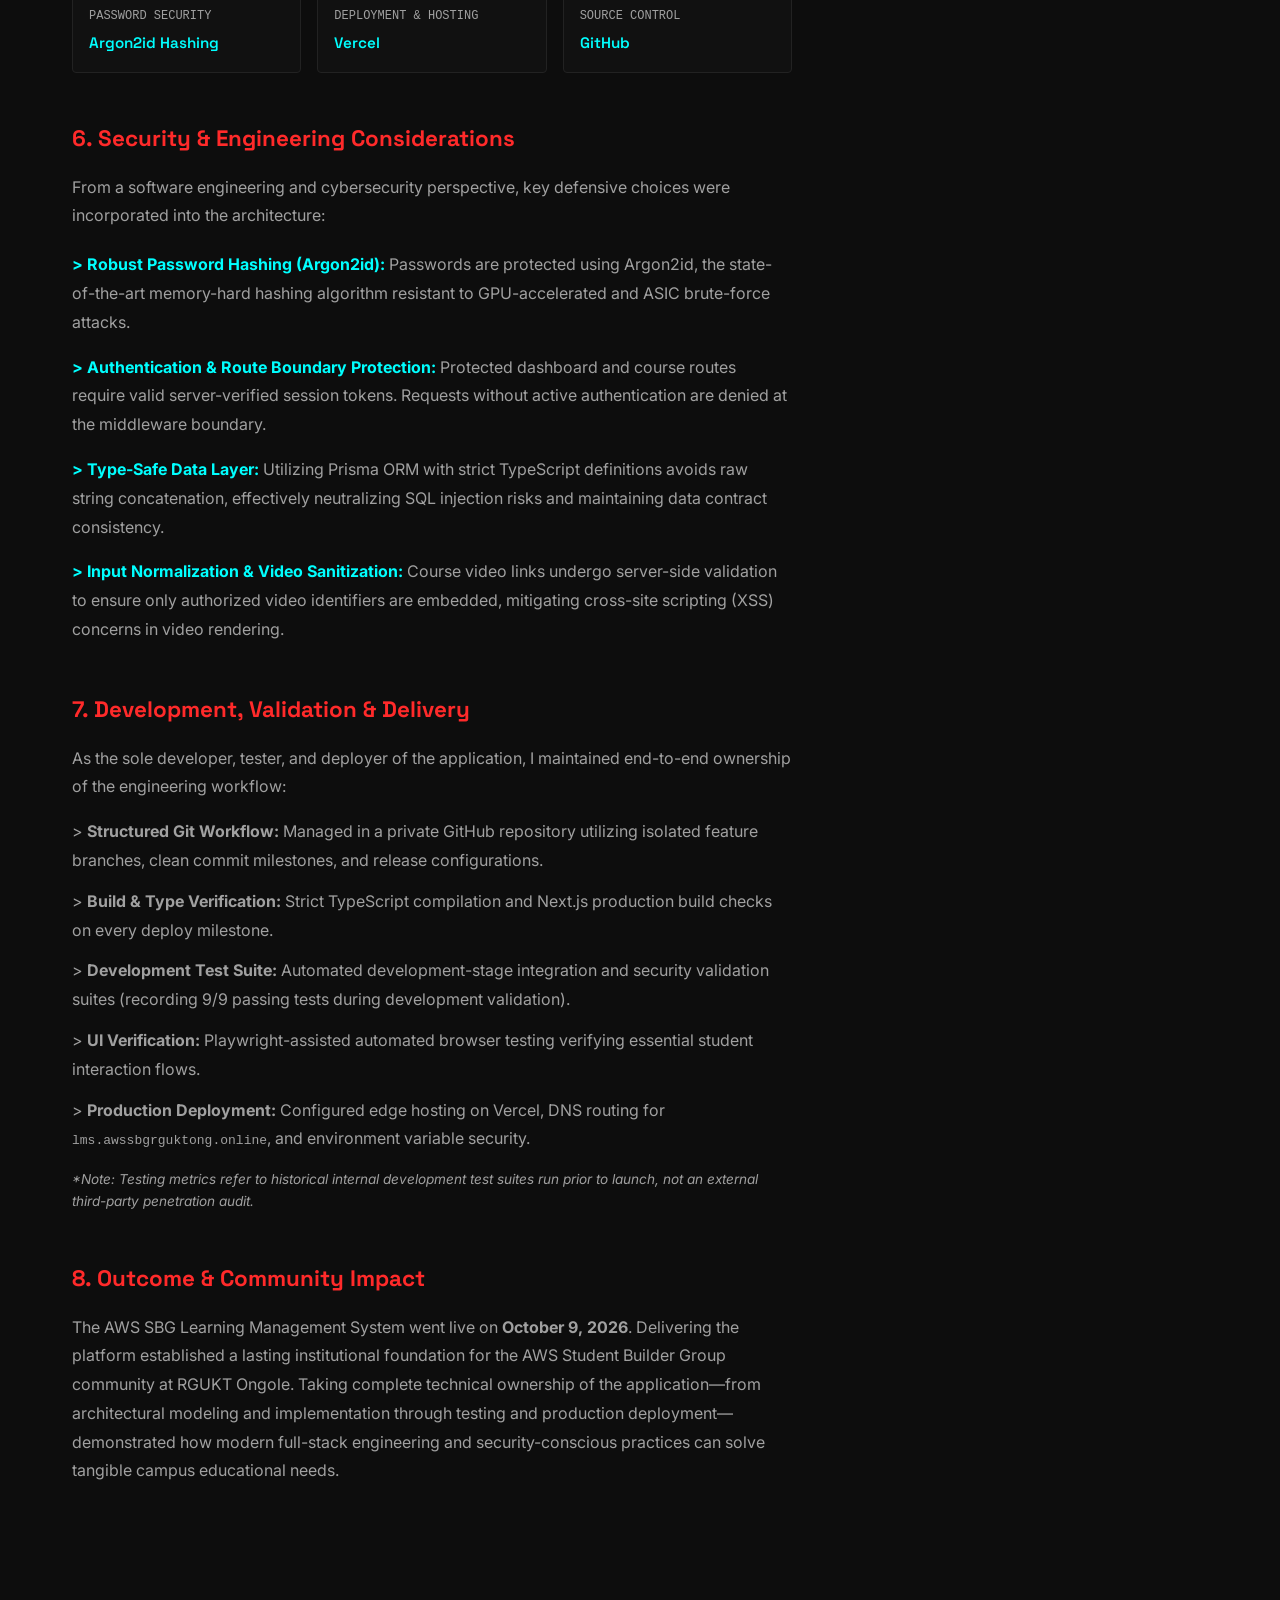
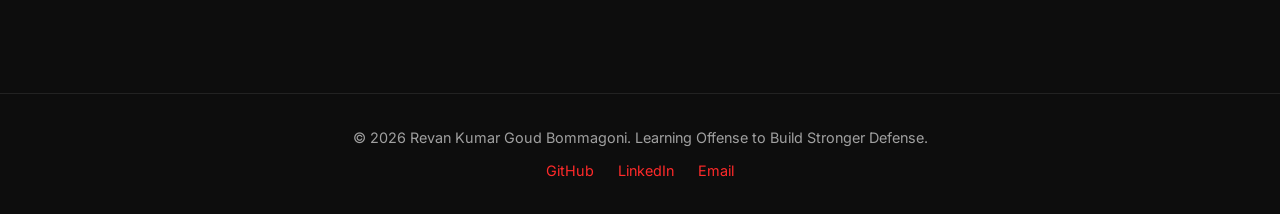
<file: projects/aws-sbg-lms.html>
<!DOCTYPE html>
<html lang="en">
<head>
    <meta charset="UTF-8">
    <meta name="viewport" content="width=device-width, initial-scale=1.0">
    <title>AWS SBG Learning Management System (LMS) | Revan Kumar</title>
    <link href="https://fonts.googleapis.com/css2?family=Inter:wght@300;400;500;600&family=Space+Grotesk:wght@400;600;700&display=swap" rel="stylesheet">
    <link rel="stylesheet" href="../css/style.css">
    <style>
        .case-study-grid {
            display: grid;
            grid-template-columns: 2fr 1fr;
            gap: 3.5rem;
            margin-bottom: 4rem;
        }
        @media (max-width: 900px) {
            .case-study-grid {
                grid-template-columns: 1fr;
                gap: 2.5rem;
            }
        }
        .arch-diagram {
            display: grid;
            grid-template-columns: repeat(auto-fit, minmax(200px, 1fr));
            gap: 1.25rem;
            margin: 2rem 0;
        }
        .arch-node {
            background: #111111;
            border: 1px solid var(--card-border);
            border-radius: 4px;
            padding: 1.25rem;
            position: relative;
            transition: all var(--transition-fast);
        }
        .arch-node:hover {
            border-color: var(--accent-secondary);
            box-shadow: 0 4px 20px rgba(0, 255, 255, 0.08);
        }
        .arch-node .node-tier {
            font-family: monospace;
            font-size: 0.75rem;
            color: var(--accent-secondary);
            text-transform: uppercase;
            letter-spacing: 1px;
            margin-bottom: 0.5rem;
        }
        .arch-node h4 {
            font-size: 1.05rem;
            color: var(--text-main);
            margin-bottom: 0.4rem;
        }
        .arch-node p {
            font-size: 0.85rem;
            color: var(--text-muted);
            line-height: 1.5;
        }
        .feature-card {
            background: #141414;
            border: 1px solid var(--card-border);
            padding: 1.5rem;
            border-radius: 4px;
            margin-bottom: 1.25rem;
            transition: all var(--transition-fast);
        }
        .feature-card:hover {
            border-color: rgba(255, 42, 42, 0.4);
            transform: translateY(-2px);
        }
        .feature-card h4 {
            color: var(--text-main);
            margin-bottom: 0.5rem;
            display: flex;
            align-items: center;
            gap: 0.5rem;
            font-size: 1.1rem;
        }
        .tech-pill-grid {
            display: grid;
            grid-template-columns: repeat(auto-fit, minmax(180px, 1fr));
            gap: 1rem;
            margin-top: 1rem;
        }
        .tech-pill-card {
            background: #111111;
            border: 1px solid var(--card-border);
            padding: 1rem;
            border-radius: 4px;
        }
        .tech-pill-card .tech-category {
            font-family: monospace;
            font-size: 0.75rem;
            color: var(--text-muted);
            text-transform: uppercase;
            margin-bottom: 0.35rem;
        }
        .tech-pill-card .tech-name {
            font-family: var(--font-heading);
            font-size: 0.95rem;
            color: var(--accent-secondary);
            font-weight: 600;
        }
        .sidebar-sticky {
            position: sticky;
            top: 120px;
        }
    </style>
</head>
<body>
    <div id="navbar-placeholder"></div>

    <main class="container">
        <section class="animate-on-scroll" style="padding: 3rem 0;">
            <a href="../projects.html" style="color: var(--text-muted); font-size: 0.9rem; margin-bottom: 1.5rem; display: inline-flex; align-items: center; gap: 0.5rem;">&larr; Back to Projects</a>
            
            <p class="terminal-text" style="margin-bottom: 0.5rem;">> cat portfolio/aws-sbg-lms.md</p>
            <h1 class="section-title" style="margin-bottom: 1.25rem;">AWS SBG Learning Management System (LMS)</h1>
            
            <!-- Metadata Chips -->
            <div style="display: flex; gap: 0.5rem; margin-bottom: 2.5rem; flex-wrap: wrap;">
                <span class="badge" style="border-color: var(--accent-secondary); color: var(--accent-secondary);">Community & Institutional Project</span>
                <span class="badge" style="border-color: var(--accent-primary); color: var(--accent-primary);">Publicly Launched &bull; Oct 9, 2026</span>
                <span class="badge">Next.js</span>
                <span class="badge">TypeScript</span>
                <span class="badge">PostgreSQL</span>
                <span class="badge">Prisma ORM</span>
                <span class="badge">Supabase</span>
                <span class="badge">Auth.js (NextAuth)</span>
                <span class="badge">Argon2id</span>
                <span class="badge">Vercel</span>
            </div>

            <!-- Main Layout Grid -->
            <div class="case-study-grid">
                
                <!-- Main Content Column -->
                <div>
                    
                    <!-- 1. Project Overview & Context -->
                    <div style="margin-bottom: 3rem;">
                        <h3 style="color: var(--accent-primary); margin-bottom: 1rem; font-size: 1.4rem;">1. Project Overview & Context</h3>
                        <p style="color: var(--text-muted); line-height: 1.8; margin-bottom: 1rem;">
                            The <strong>AWS Student Builder Group (AWS SBG) Learning Management System (LMS)</strong> is a centralized educational platform engineered to support student learning across campus at <strong>RGUKT Ongole</strong>. The platform was officially launched to the student body on <strong>October 9, 2026</strong> alongside the organization's official web presence.
                        </p>
                        <p style="color: var(--text-muted); line-height: 1.8;">
                            Prior to this initiative, student technical learning relied on fragmented communication channels, disconnected tutorial links, and informal note sharing. The LMS unifies the campus technical curriculum into an organized, accessible, and structured portal where students can explore courses, follow modular lessons, watch lecture videos, and track their educational journey in a single dedicated environment.
                        </p>
                    </div>

                    <!-- 2. Problem & Learning Objectives -->
                    <div style="margin-bottom: 3rem;">
                        <h3 style="color: var(--accent-primary); margin-bottom: 1rem; font-size: 1.4rem;">2. Problem & Objectives</h3>
                        <p style="color: var(--text-muted); line-height: 1.8; margin-bottom: 1rem;">
                            Developing an institutional learning system for an active campus student community presented distinct challenges:
                        </p>
                        <ul style="list-style: none; color: var(--text-muted); line-height: 1.8;">
                            <li style="margin-bottom: 0.75rem;">
                                <strong style="color: var(--text-main);">> Curriculum Fragmentation:</strong> Learning materials were scattered across varied external drives, spreadsheets, and chat groups without clear learning roadmaps.
                            </li>
                            <li style="margin-bottom: 0.75rem;">
                                <strong style="color: var(--text-main);">> Lack of Structured Progress Visibility:</strong> Students lacked a personalized dashboard to track completed lessons and monitor their course progress.
                            </li>
                            <li style="margin-bottom: 0.75rem;">
                                <strong style="color: var(--text-main);">> Secure Access & Onboarding:</strong> The platform required credential-based access to safeguard campus learning resources while maintaining a smooth onboarding experience for enrolled student cohorts.
                            </li>
                        </ul>
                    </div>

                    <!-- 3. Key Implemented Features -->
                    <div style="margin-bottom: 3rem;">
                        <h3 style="color: var(--accent-primary); margin-bottom: 1.25rem; font-size: 1.4rem;">3. Implemented Platform Features</h3>
                        
                        <div class="feature-card">
                            <h4><span style="color: var(--accent-secondary); font-family: monospace;">[01]</span> Student Authentication & Dashboard</h4>
                            <p style="color: var(--text-muted); line-height: 1.7; font-size: 0.95rem;">
                                Credentials-based authentication system safeguarding student sessions. Upon login, students access a clean, distraction-free dashboard showing registered courses, learning pathways, and module progress.
                            </p>
                        </div>

                        <div class="feature-card">
                            <h4><span style="color: var(--accent-secondary); font-family: monospace;">[02]</span> Structured Course & Lesson Hierarchy</h4>
                            <p style="color: var(--text-muted); line-height: 1.7; font-size: 0.95rem;">
                                Educational content is organized through a relational model: <em style="color: var(--text-main);">Course &rarr; Modules &rarr; Lessons</em>. Each lesson presents clear learning objectives, technical walkthroughs, and supporting documentation.
                            </p>
                        </div>

                        <div class="feature-card">
                            <h4><span style="color: var(--accent-secondary); font-family: monospace;">[03]</span> Curated YouTube-Based Video Learning</h4>
                            <p style="color: var(--text-muted); line-height: 1.7; font-size: 0.95rem;">
                                Built-in video delivery supporting validated YouTube lesson embeddings. Ingests normalized video identifiers and renders them via responsive, privacy-conscious players embedded directly within the lesson interface.
                            </p>
                        </div>

                        <div class="feature-card">
                            <h4><span style="color: var(--accent-secondary); font-family: monospace;">[04]</span> Persisted Learning Progress</h4>
                            <p style="color: var(--text-muted); line-height: 1.7; font-size: 0.95rem;">
                                Student lesson completions and module milestones are persisted directly to PostgreSQL via Prisma ORM, enabling students to resume their learning uninterrupted across sessions and devices.
                            </p>
                        </div>

                        <div class="feature-card">
                            <h4><span style="color: var(--accent-secondary); font-family: monospace;">[05]</span> High-Level Cohort Onboarding</h4>
                            <p style="color: var(--text-muted); line-height: 1.7; font-size: 0.95rem;">
                                An organized onboarding workflow enabling students to register interest through an application process, followed by administrative cohort verification and credential delivery for secure access.
                            </p>
                        </div>
                    </div>

                    <!-- 4. High-Level Technical Architecture -->
                    <div style="margin-bottom: 3rem;">
                        <h3 style="color: var(--accent-primary); margin-bottom: 1rem; font-size: 1.4rem;">4. Technical Architecture</h3>
                        <p style="color: var(--text-muted); line-height: 1.8; margin-bottom: 1rem;">
                            The LMS is architected as a modern, type-safe full-stack web application with distinct separation of presentation, server-side business logic, authentication, and relational persistence:
                        </p>

                        <!-- Lightweight Architecture Flow Diagram -->
                        <div class="arch-diagram">
                            <div class="arch-node">
                                <div class="node-tier">Tier 1: Presentation</div>
                                <h4>Next.js & TypeScript</h4>
                                <p>Server-rendered layouts & interactive client components. Fully responsive across desktop and mobile.</p>
                            </div>
                            <div class="arch-node">
                                <div class="node-tier">Tier 2: Auth Layer</div>
                                <h4>Auth.js / NextAuth</h4>
                                <p>Credentials provider with Argon2id cryptographic hashing & session-based route protection.</p>
                            </div>
                            <div class="arch-node">
                                <div class="node-tier">Tier 3: Data Access</div>
                                <h4>Prisma ORM</h4>
                                <p>Type-safe schema definitions, database migrations, and structured relationship querying.</p>
                            </div>
                            <div class="arch-node">
                                <div class="node-tier">Tier 4: Persistence</div>
                                <h4>PostgreSQL (Supabase)</h4>
                                <p>Managed relational storage persisting user records, courses, modules, lessons, and progress data.</p>
                            </div>
                        </div>

                        <div class="card" style="padding: 1.25rem; background: rgba(0, 255, 255, 0.03); border-color: rgba(0, 255, 255, 0.2);">
                            <p class="terminal-text" style="font-size: 0.85rem; margin-bottom: 0.5rem;">> Request Lifecycle Flow</p>
                            <p style="color: var(--text-muted); font-size: 0.9rem; line-height: 1.6;">
                                Student Request &rarr; Vercel Edge &rarr; Next.js Server / Route Middleware (Auth.js session verification) &rarr; Server Action / API Handler &rarr; Prisma ORM &rarr; PostgreSQL (Supabase) &rarr; Rendered UI + Embed Video Player.
                            </p>
                        </div>
                    </div>

                    <!-- 5. Technology Stack Breakdown -->
                    <div style="margin-bottom: 3rem;">
                        <h3 style="color: var(--accent-primary); margin-bottom: 1rem; font-size: 1.4rem;">5. Technology Stack</h3>
                        <p style="color: var(--text-muted); line-height: 1.8; margin-bottom: 1rem;">
                            Selected technologies supporting stability, developer velocity, and maintainability:
                        </p>

                        <div class="tech-pill-grid">
                            <div class="tech-pill-card">
                                <div class="tech-category">Application Framework</div>
                                <div class="tech-name">Next.js</div>
                            </div>
                            <div class="tech-pill-card">
                                <div class="tech-category">Language & Typings</div>
                                <div class="tech-name">TypeScript</div>
                            </div>
                            <div class="tech-pill-card">
                                <div class="tech-category">Relational Database</div>
                                <div class="tech-name">PostgreSQL</div>
                            </div>
                            <div class="tech-pill-card">
                                <div class="tech-category">Database ORM</div>
                                <div class="tech-name">Prisma ORM</div>
                            </div>
                            <div class="tech-pill-card">
                                <div class="tech-category">Database Infrastructure</div>
                                <div class="tech-name">Supabase</div>
                            </div>
                            <div class="tech-pill-card">
                                <div class="tech-category">Authentication Engine</div>
                                <div class="tech-name">Auth.js (v5 beta)</div>
                            </div>
                            <div class="tech-pill-card">
                                <div class="tech-category">Password Security</div>
                                <div class="tech-name">Argon2id Hashing</div>
                            </div>
                            <div class="tech-pill-card">
                                <div class="tech-category">Deployment & Hosting</div>
                                <div class="tech-name">Vercel</div>
                            </div>
                            <div class="tech-pill-card">
                                <div class="tech-category">Source Control</div>
                                <div class="tech-name">GitHub</div>
                            </div>
                        </div>
                    </div>

                    <!-- 6. Security & Engineering Considerations -->
                    <div style="margin-bottom: 3rem;">
                        <h3 style="color: var(--accent-primary); margin-bottom: 1rem; font-size: 1.4rem;">6. Security & Engineering Considerations</h3>
                        <p style="color: var(--text-muted); line-height: 1.8; margin-bottom: 1.25rem;">
                            From a software engineering and cybersecurity perspective, key defensive choices were incorporated into the architecture:
                        </p>
                        
                        <ul style="list-style: none; color: var(--text-muted); line-height: 1.8;">
                            <li style="margin-bottom: 1rem;">
                                <strong style="color: var(--accent-secondary);">> Robust Password Hashing (Argon2id):</strong> Passwords are protected using Argon2id, the state-of-the-art memory-hard hashing algorithm resistant to GPU-accelerated and ASIC brute-force attacks.
                            </li>
                            <li style="margin-bottom: 1rem;">
                                <strong style="color: var(--accent-secondary);">> Authentication & Route Boundary Protection:</strong> Protected dashboard and course routes require valid server-verified session tokens. Requests without active authentication are denied at the middleware boundary.
                            </li>
                            <li style="margin-bottom: 1rem;">
                                <strong style="color: var(--accent-secondary);">> Type-Safe Data Layer:</strong> Utilizing Prisma ORM with strict TypeScript definitions avoids raw string concatenation, effectively neutralizing SQL injection risks and maintaining data contract consistency.
                            </li>
                            <li style="margin-bottom: 1rem;">
                                <strong style="color: var(--accent-secondary);">> Input Normalization & Video Sanitization:</strong> Course video links undergo server-side validation to ensure only authorized video identifiers are embedded, mitigating cross-site scripting (XSS) concerns in video rendering.
                            </li>
                        </ul>
                    </div>

                    <!-- 7. Development, Validation & Quality -->
                    <div style="margin-bottom: 3rem;">
                        <h3 style="color: var(--accent-primary); margin-bottom: 1rem; font-size: 1.4rem;">7. Development, Validation &amp; Delivery</h3>
                        <p style="color: var(--text-muted); line-height: 1.8; margin-bottom: 1rem;">
                            As the sole developer, tester, and deployer of the application, I maintained end-to-end ownership of the engineering workflow:
                        </p>
                        <ul style="list-style: none; color: var(--text-muted); line-height: 1.8;">
                            <li style="margin-bottom: 0.75rem;">
                                > <strong>Structured Git Workflow:</strong> Managed in a private GitHub repository utilizing isolated feature branches, clean commit milestones, and release configurations.
                            </li>
                            <li style="margin-bottom: 0.75rem;">
                                > <strong>Build &amp; Type Verification:</strong> Strict TypeScript compilation and Next.js production build checks on every deploy milestone.
                            </li>
                            <li style="margin-bottom: 0.75rem;">
                                > <strong>Development Test Suite:</strong> Automated development-stage integration and security validation suites (recording 9/9 passing tests during development validation).
                            </li>
                            <li style="margin-bottom: 0.75rem;">
                                > <strong>UI Verification:</strong> Playwright-assisted automated browser testing verifying essential student interaction flows.
                            </li>
                            <li style="margin-bottom: 0.75rem;">
                                > <strong>Production Deployment:</strong> Configured edge hosting on Vercel, DNS routing for <code>lms.awssbgrguktong.online</code>, and environment variable security.
                            </li>
                        </ul>
                        <p style="font-size: 0.85rem; color: var(--text-muted); margin-top: 1rem; font-style: italic;">
                            *Note: Testing metrics refer to historical internal development test suites run prior to launch, not an external third-party penetration audit.
                        </p>
                    </div>

                    <!-- 8. Outcome & Reflection -->
                    <div style="margin-bottom: 2rem;">
                        <h3 style="color: var(--accent-primary); margin-bottom: 1rem; font-size: 1.4rem;">8. Outcome &amp; Community Impact</h3>
                        <p style="color: var(--text-muted); line-height: 1.8;">
                            The AWS SBG Learning Management System went live on <strong>October 9, 2026</strong>. Delivering the platform established a lasting institutional foundation for the AWS Student Builder Group community at RGUKT Ongole. Taking complete technical ownership of the application—from architectural modeling and implementation through testing and production deployment—demonstrated how modern full-stack engineering and security-conscious practices can solve tangible campus educational needs.
                        </p>
                    </div>

                </div>

                <!-- Sidebar Metadata Column -->
                <div>
                    <div class="sidebar-sticky">
                        
                        <!-- Role & Leadership Card -->
                        <div class="card" style="padding: 1.5rem; margin-bottom: 1.5rem;">
                            <h4 style="color: var(--text-main); margin-bottom: 0.5rem; font-size: 1.1rem;">My Role &amp; Technical Ownership</h4>
                            <p style="color: var(--accent-secondary); font-family: monospace; font-size: 0.88rem; margin-bottom: 0.75rem; letter-spacing: 0.5px;">Technical Lead | Sole LMS Developer</p>
                            <p style="color: var(--text-muted); font-size: 0.88rem; line-height: 1.6; margin-bottom: 1rem;">
                                As Technical Lead of the AWS Student Builder Group at RGUKT Ongole, I took end-to-end technical responsibility for the LMS web application's implementation, testing, and deployment, delivering it within the wider AWS SBG community initiative.
                            </p>
                            <div style="border-top: 1px solid var(--card-border); padding-top: 0.75rem;">
                                <p style="font-family: monospace; font-size: 0.75rem; color: var(--accent-secondary); text-transform: uppercase; margin-bottom: 0.5rem; letter-spacing: 0.5px;">LMS Engineering Ownership:</p>
                                <ul style="list-style: none; font-size: 0.85rem; color: var(--text-muted); line-height: 1.7;">
                                    <li>&bull; Application architecture &amp; technical implementation</li>
                                    <li>&bull; Frontend &amp; backend integration (Next.js &amp; TypeScript)</li>
                                    <li>&bull; Relational data modeling &amp; Prisma ORM schema</li>
                                    <li>&bull; Authentication, session protection &amp; Argon2id hashing</li>
                                    <li>&bull; Feature development, UI responsiveness &amp; debugging</li>
                                    <li>&bull; Automated integration testing &amp; build verification</li>
                                    <li>&bull; Production deployment &amp; configuration on Vercel</li>
                                </ul>
                            </div>
                            <div style="border-top: 1px solid var(--card-border); padding-top: 0.75rem; margin-top: 0.75rem;">
                                <p style="font-family: monospace; font-size: 0.75rem; color: var(--text-muted); text-transform: uppercase; margin-bottom: 0.35rem;">Community Leadership Context:</p>
                                <p style="font-size: 0.82rem; color: var(--text-muted); line-height: 1.5;">
                                    Guided technical planning and aligned educational requirements to serve the RGUKT Ongole student developer community.
                                </p>
                            </div>
                        </div>

                        <!-- Organization Card -->
                        <div class="card" style="padding: 1.5rem; margin-bottom: 1.5rem;">
                            <h4 style="color: var(--text-main); margin-bottom: 0.5rem; font-size: 1.1rem;">Organization</h4>
                            <p style="color: var(--text-muted); font-size: 0.9rem; line-height: 1.6;">
                                <strong>AWS Student Builder Group</strong><br>
                                Rajiv Gandhi University of Knowledge Technologies (RGUKT), Ongole
                            </p>
                        </div>

                        <!-- Production Links Card -->
                        <div class="card" style="padding: 1.5rem; background: rgba(255, 42, 42, 0.04); border-color: var(--accent-primary); margin-bottom: 1.5rem;">
                            <h4 style="color: var(--accent-primary); margin-bottom: 1rem; font-size: 1.1rem;">Live Platform Links</h4>
                            <div style="display: flex; flex-direction: column; gap: 0.75rem;">
                                <a href="https://lms.awssbgrguktong.online" target="_blank" rel="noopener noreferrer" class="btn btn-primary" style="width: 100%; justify-content: center; text-align: center;">
                                    <span>Launch LMS Platform</span>
                                </a>
                                <a href="https://awssbgrguktong.online" target="_blank" rel="noopener noreferrer" class="btn" style="width: 100%; justify-content: center; text-align: center; border-color: var(--accent-secondary); color: var(--accent-secondary);">
                                    <span>AWS SBG Official Portal</span>
                                </a>
                            </div>
                        </div>

                        <!-- Back Navigation -->
                        <div style="text-align: center;">
                            <a href="../projects.html" class="btn" style="width: 100%; justify-content: center;">
                                <span>&larr; Return to Projects</span>
                            </a>
                        </div>

                    </div>
                </div>
                
            </div>
        </section>
    </main>

    <div id="footer-placeholder"></div>

    <script>const basePath = "../";</script>
    <script src="../js/components.js"></script>
    <script src="../js/cursor.js"></script>
    <script src="../js/animations.js"></script>
</body>
</html>
</file>
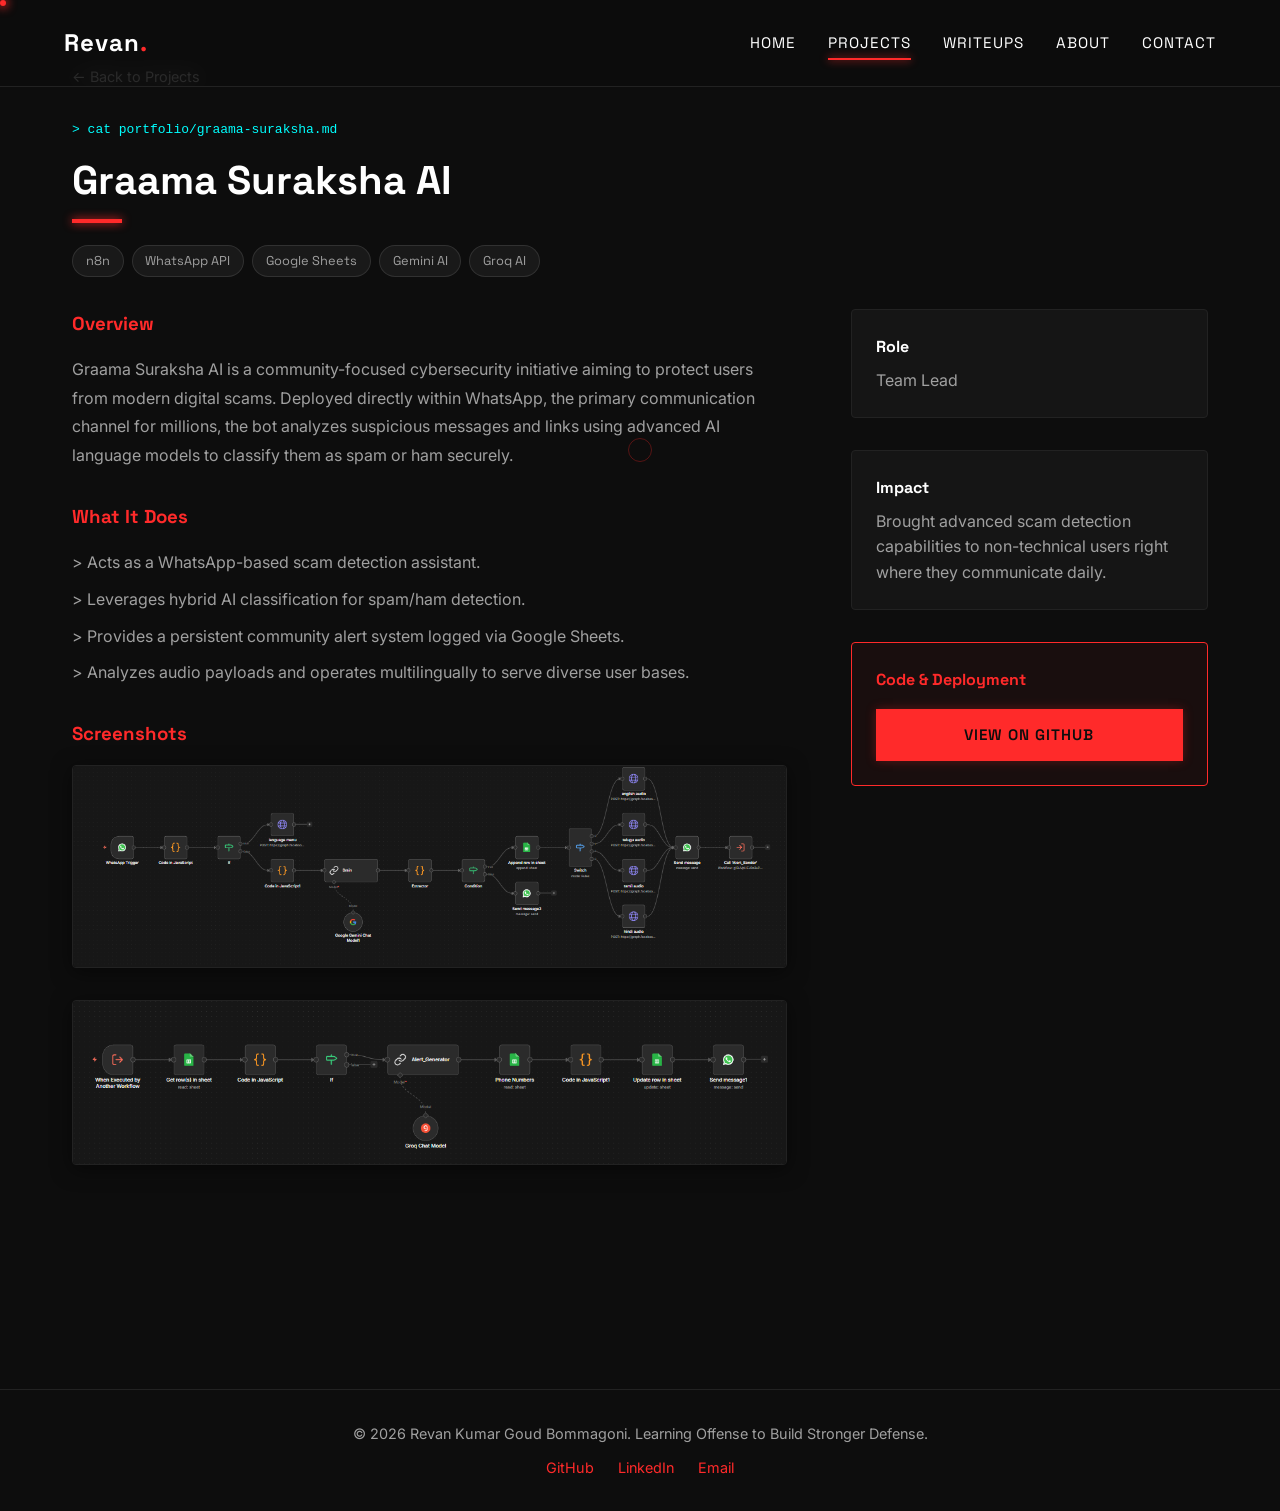
<file: projects/graama-suraksha.html>
<!DOCTYPE html>
<html lang="en">
<head>
    <meta charset="UTF-8">
    <meta name="viewport" content="width=device-width, initial-scale=1.0">
    <title>Graama Suraksha AI | Revan Kumar</title>
    <link href="https://fonts.googleapis.com/css2?family=Inter:wght@300;400;500;600&family=Space+Grotesk:wght@400;600;700&display=swap" rel="stylesheet">
    <link rel="stylesheet" href="../css/style.css">
</head>
<body>
    <div id="navbar-placeholder"></div>

    <main class="container">
        <section class="animate-on-scroll" style="padding: 4rem 0;">
            <a href="../projects.html" style="color: var(--text-muted); font-size: 0.9rem; margin-bottom: 2rem; display: inline-block;">&larr; Back to Projects</a>
            
            <p class="terminal-text" style="margin-bottom: 0.5rem;">> cat portfolio/graama-suraksha.md</p>
            <h1 class="section-title">Graama Suraksha AI</h1>
            
            <div style="display: flex; gap: 0.5rem; margin-bottom: 2rem; flex-wrap: wrap;">
                <span class="badge">n8n</span>
                <span class="badge">WhatsApp API</span>
                <span class="badge">Google Sheets</span>
                <span class="badge">Gemini AI</span>
                <span class="badge">Groq AI</span>
            </div>

            <div style="display: grid; grid-template-columns: 2fr 1fr; gap: 4rem; margin-bottom: 4rem;">
                
                <!-- Main Content -->
                <div>
                    <h3 style="color: var(--accent-primary); margin-bottom: 1rem;">Overview</h3>
                    <p style="color: var(--text-muted); line-height: 1.8; margin-bottom: 2rem;">
                        Graama Suraksha AI is a community-focused cybersecurity initiative aiming to protect users from modern digital scams. Deployed directly within WhatsApp, the primary communication channel for millions, the bot analyzes suspicious messages and links using advanced AI language models to classify them as spam or ham securely.
                    </p>

                    <h3 style="color: var(--accent-primary); margin-bottom: 1rem;">What It Does</h3>
                    <ul style="list-style: none; color: var(--text-muted); line-height: 1.8; margin-bottom: 2rem;">
                        <li style="margin-bottom: 0.5rem;">> Acts as a WhatsApp-based scam detection assistant.</li>
                        <li style="margin-bottom: 0.5rem;">> Leverages hybrid AI classification for spam/ham detection.</li>
                        <li style="margin-bottom: 0.5rem;">> Provides a persistent community alert system logged via Google Sheets.</li>
                        <li style="margin-bottom: 0.5rem;">> Analyzes audio payloads and operates multilingually to serve diverse user bases.</li>
                    </ul>

                    <h3 style="color: var(--accent-primary); margin-bottom: 1rem;">Screenshots</h3>
                    <div style="display: flex; flex-direction: column; gap: 2rem; margin-bottom: 2rem;">
                        <img src="../assets/images/projects/ai-fraud-detection.png" alt="AI Fraud Detection Logic" style="width: 100%; height: auto; border-radius: 4px; border: 1px solid var(--card-border); box-shadow: 0 4px 20px rgba(0,0,0,0.5); display: block;">
                        <img src="../assets/images/projects/alert-sender.png" alt="Alert Sender Module" style="width: 100%; height: auto; border-radius: 4px; border: 1px solid var(--card-border); box-shadow: 0 4px 20px rgba(0,0,0,0.5); display: block;">
                    </div>
                </div>

                <!-- Sidebar Metadata -->
                <div>
                    <div class="card" style="padding: 1.5rem; margin-bottom: 2rem;">
                        <h4 style="color: var(--text-main); margin-bottom: 0.5rem;">Role</h4>
                        <p style="color: var(--text-muted);">Team Lead</p>
                    </div>

                    <div class="card" style="padding: 1.5rem; margin-bottom: 2rem;">
                        <h4 style="color: var(--text-main); margin-bottom: 0.5rem;">Impact</h4>
                        <p style="color: var(--text-muted);">Brought advanced scam detection capabilities to non-technical users right where they communicate daily.</p>
                    </div>

                    <div class="card" style="padding: 1.5rem; background: rgba(255, 42, 42, 0.05); border-color: var(--accent-primary);">
                        <h4 style="color: var(--accent-primary); margin-bottom: 1rem;">Code & Deployment</h4>
                        <a href="https://github.com/brevankumargoud/n8n_workflows.git" target="_blank" class="btn btn-primary" style="width: 100%; justify-content: center;"><span>View on GitHub</span></a>
                    </div>
                </div>
                
            </div>
        </section>
    </main>

    <div id="footer-placeholder"></div>

    <script>const basePath = "../";</script>
    <script src="../js/components.js"></script>
    <script src="../js/cursor.js"></script>
    <script src="../js/animations.js"></script>
</body>
</html>
</file>
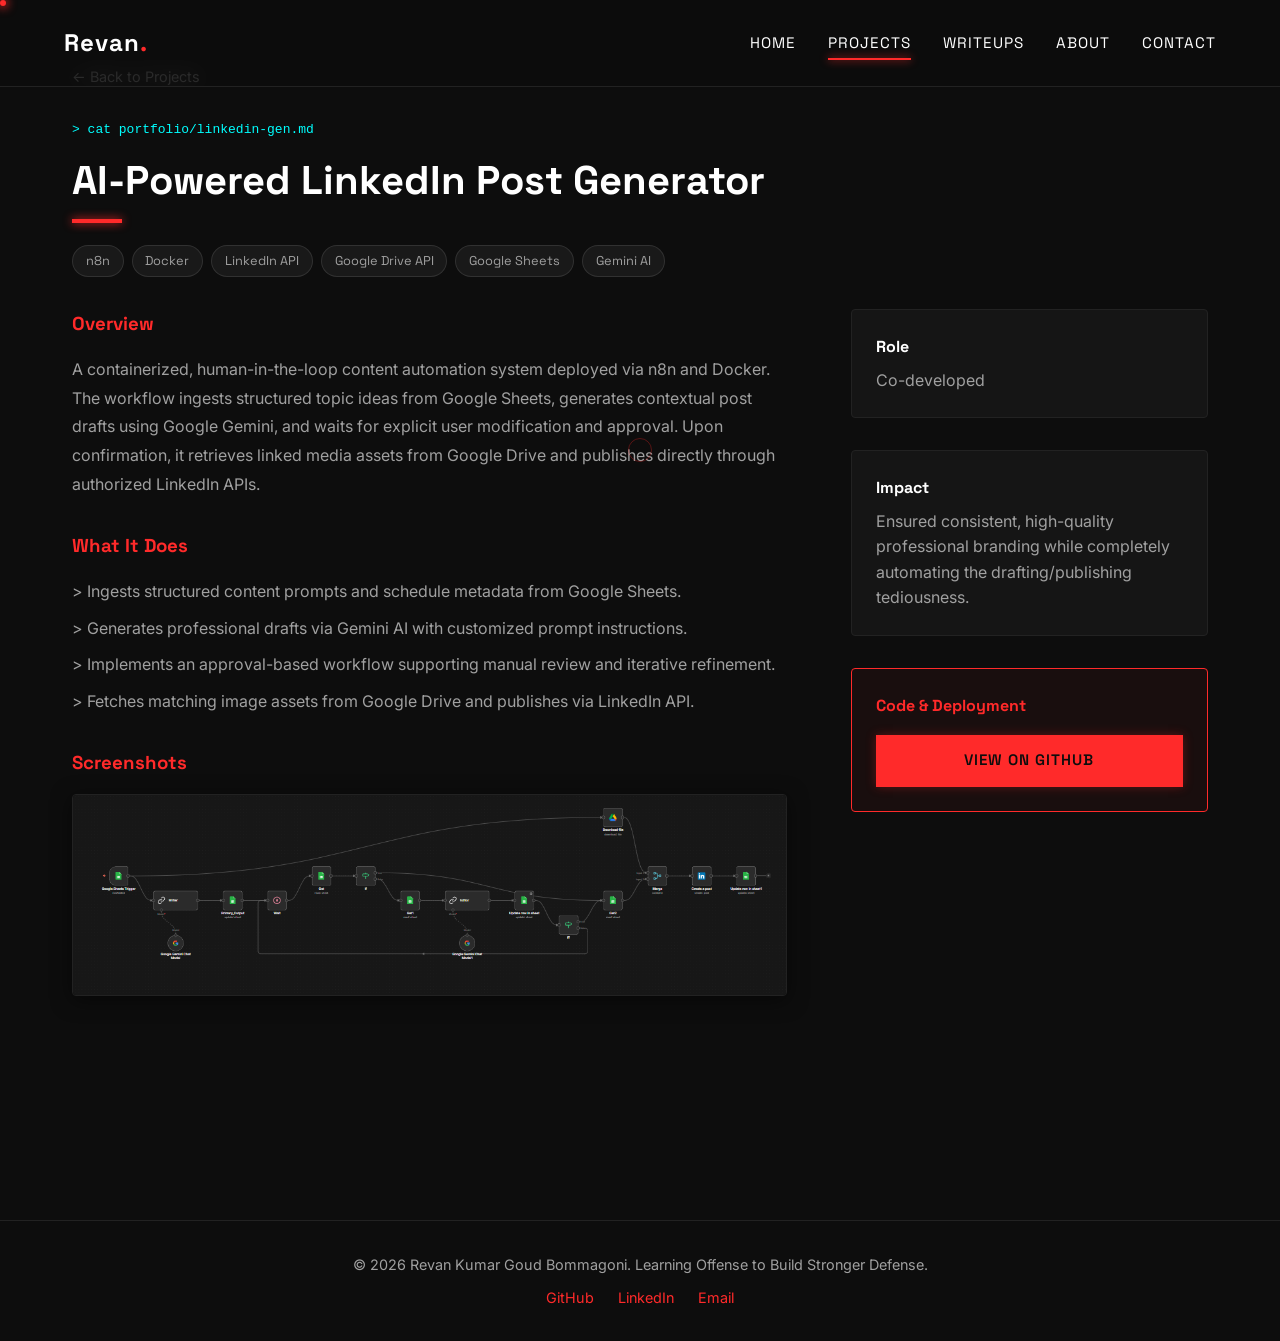
<file: projects/linkedin-post-generator.html>
<!DOCTYPE html>
<html lang="en">
<head>
    <meta charset="UTF-8">
    <meta name="viewport" content="width=device-width, initial-scale=1.0">
    <title>AI LinkedIn Post Gen | Revan Kumar</title>
    <link href="https://fonts.googleapis.com/css2?family=Inter:wght@300;400;500;600&family=Space+Grotesk:wght@400;600;700&display=swap" rel="stylesheet">
    <link rel="stylesheet" href="../css/style.css">
</head>
<body>
    <div id="navbar-placeholder"></div>

    <main class="container">
        <section class="animate-on-scroll" style="padding: 4rem 0;">
            <a href="../projects.html" style="color: var(--text-muted); font-size: 0.9rem; margin-bottom: 2rem; display: inline-block;">&larr; Back to Projects</a>
            
            <p class="terminal-text" style="margin-bottom: 0.5rem;">> cat portfolio/linkedin-gen.md</p>
            <h1 class="section-title">AI-Powered LinkedIn Post Generator</h1>
            
            <div style="display: flex; gap: 0.5rem; margin-bottom: 2rem; flex-wrap: wrap;">
                <span class="badge">n8n</span>
                <span class="badge">Docker</span>
                <span class="badge">LinkedIn API</span>
                <span class="badge">Google Drive API</span>
                <span class="badge">Google Sheets</span>
                <span class="badge">Gemini AI</span>
            </div>

            <div style="display: grid; grid-template-columns: 2fr 1fr; gap: 4rem; margin-bottom: 4rem;">
                
                <!-- Main Content -->
                <div>
                    <h3 style="color: var(--accent-primary); margin-bottom: 1rem;">Overview</h3>
                    <p style="color: var(--text-muted); line-height: 1.8; margin-bottom: 2rem;">
                        A containerized, human-in-the-loop content automation system deployed via n8n and Docker. The workflow ingests structured topic ideas from Google Sheets, generates contextual post drafts using Google Gemini, and waits for explicit user modification and approval. Upon confirmation, it retrieves linked media assets from Google Drive and publishes directly through authorized LinkedIn APIs.
                    </p>

                    <h3 style="color: var(--accent-primary); margin-bottom: 1rem;">What It Does</h3>
                    <ul style="list-style: none; color: var(--text-muted); line-height: 1.8; margin-bottom: 2rem;">
                        <li style="margin-bottom: 0.5rem;">> Ingests structured content prompts and schedule metadata from Google Sheets.</li>
                        <li style="margin-bottom: 0.5rem;">> Generates professional drafts via Gemini AI with customized prompt instructions.</li>
                        <li style="margin-bottom: 0.5rem;">> Implements an approval-based workflow supporting manual review and iterative refinement.</li>
                        <li style="margin-bottom: 0.5rem;">> Fetches matching image assets from Google Drive and publishes via LinkedIn API.</li>
                    </ul>

                    <h3 style="color: var(--accent-primary); margin-bottom: 1rem;">Screenshots</h3>
                    <div style="margin-bottom: 2rem;">
                        <img src="../assets/images/projects/linkedin-gen.png" alt="LinkedIn Post Generator Workflow" style="width: 100%; height: auto; border-radius: 4px; border: 1px solid var(--card-border); box-shadow: 0 4px 20px rgba(0,0,0,0.5); display: block;">
                    </div>
                </div>

                <!-- Sidebar Metadata -->
                <div>
                    <div class="card" style="padding: 1.5rem; margin-bottom: 2rem;">
                        <h4 style="color: var(--text-main); margin-bottom: 0.5rem;">Role</h4>
                        <p style="color: var(--text-muted);">Co-developed</p>
                    </div>

                    <div class="card" style="padding: 1.5rem; margin-bottom: 2rem;">
                        <h4 style="color: var(--text-main); margin-bottom: 0.5rem;">Impact</h4>
                        <p style="color: var(--text-muted);">Ensured consistent, high-quality professional branding while completely automating the drafting/publishing tediousness.</p>
                    </div>

                    <div class="card" style="padding: 1.5rem; background: rgba(255, 42, 42, 0.05); border-color: var(--accent-primary);">
                        <h4 style="color: var(--accent-primary); margin-bottom: 1rem;">Code & Deployment</h4>
                        <a href="https://github.com/brevankumargoud/n8n_workflows.git" target="_blank" class="btn btn-primary" style="width: 100%; justify-content: center;"><span>View on GitHub</span></a>
                    </div>
                </div>
                
            </div>
        </section>
    </main>

    <div id="footer-placeholder"></div>

    <script>const basePath = "../";</script>
    <script src="../js/components.js"></script>
    <script src="../js/cursor.js"></script>
    <script src="../js/animations.js"></script>
</body>
</html>
</file>
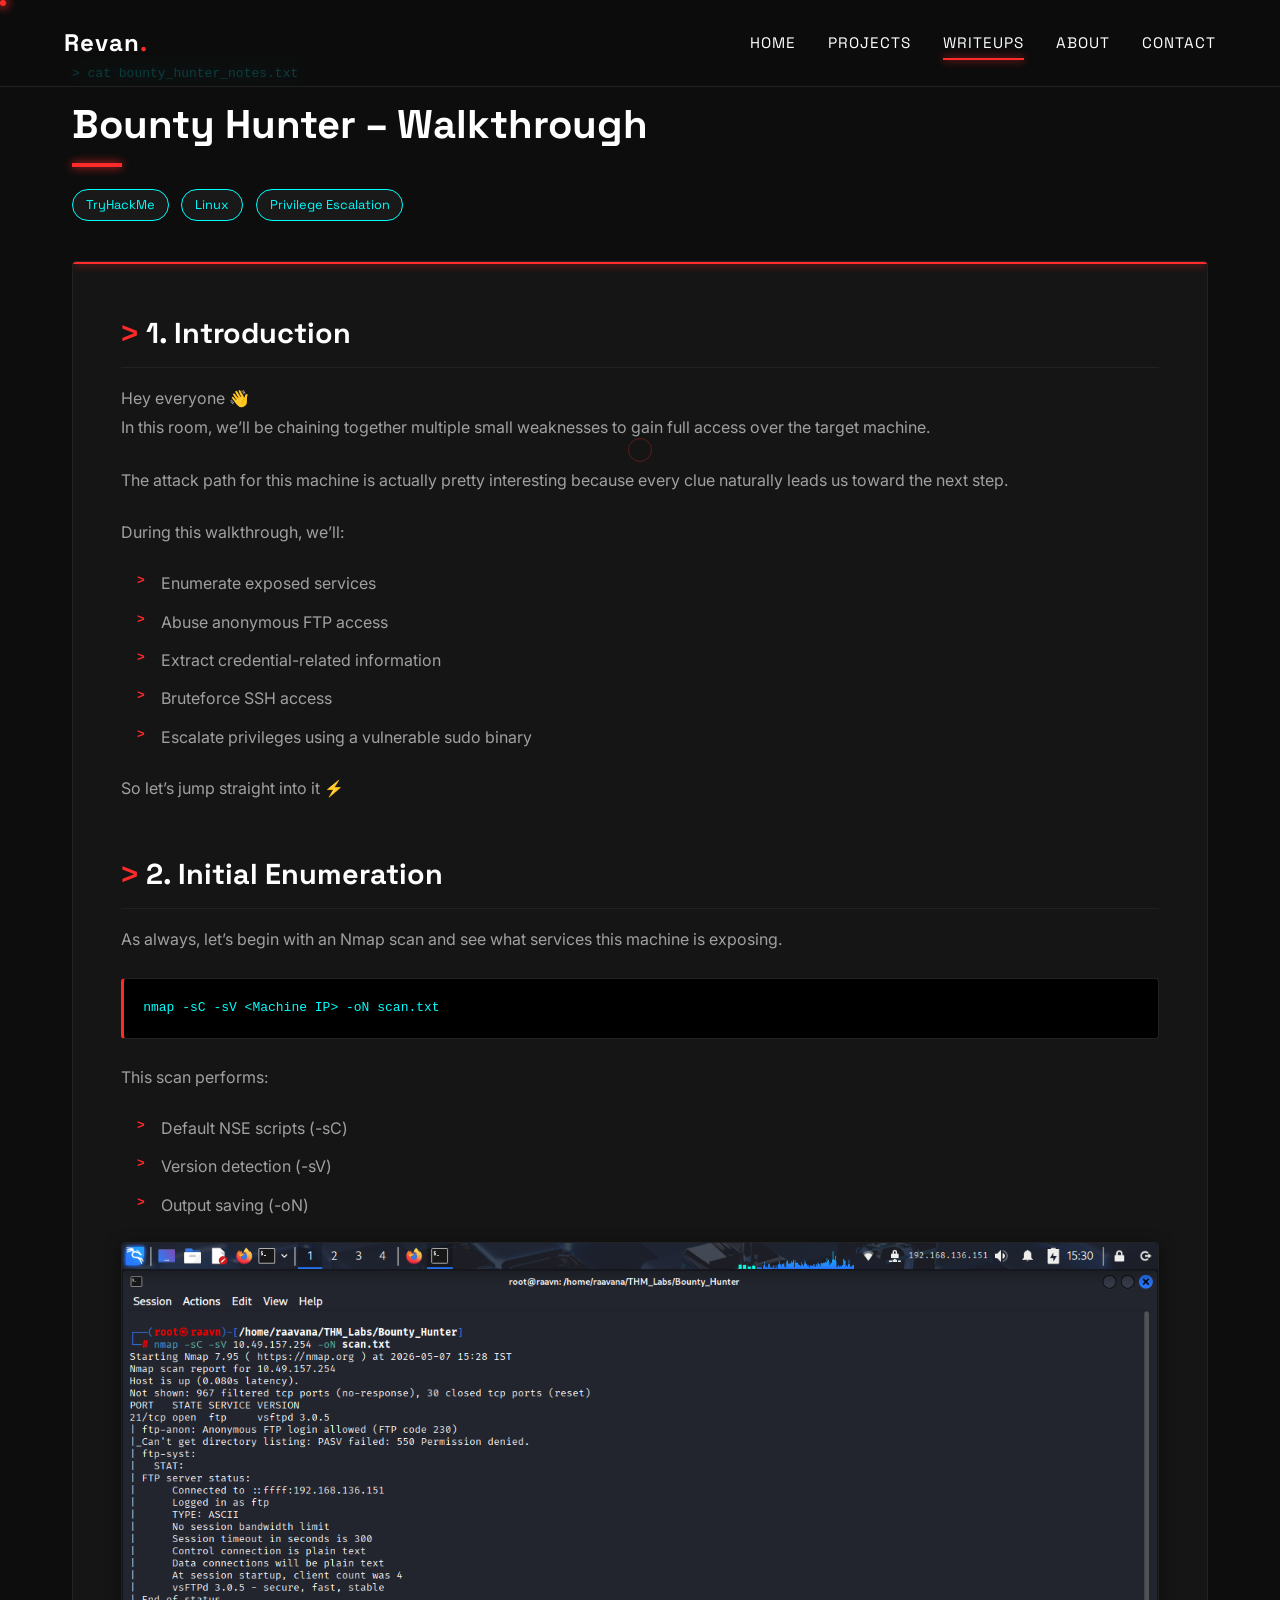
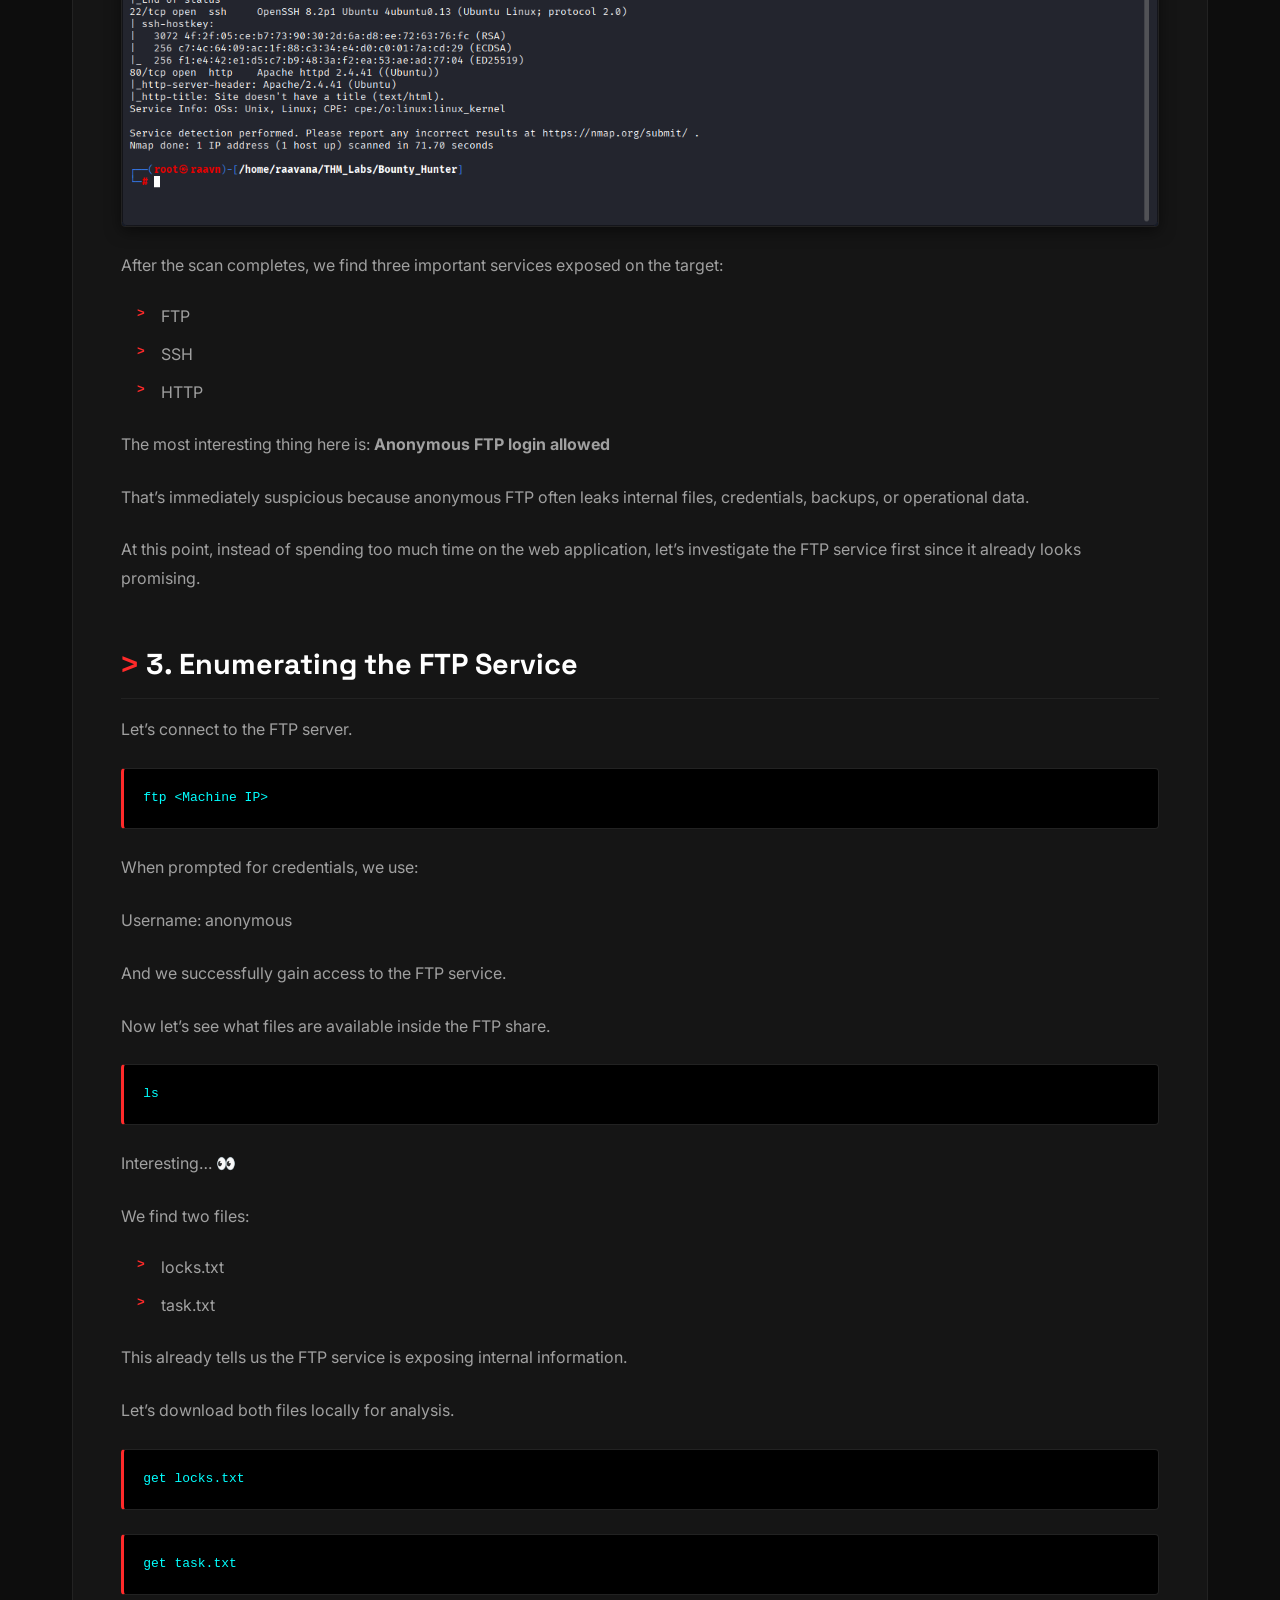
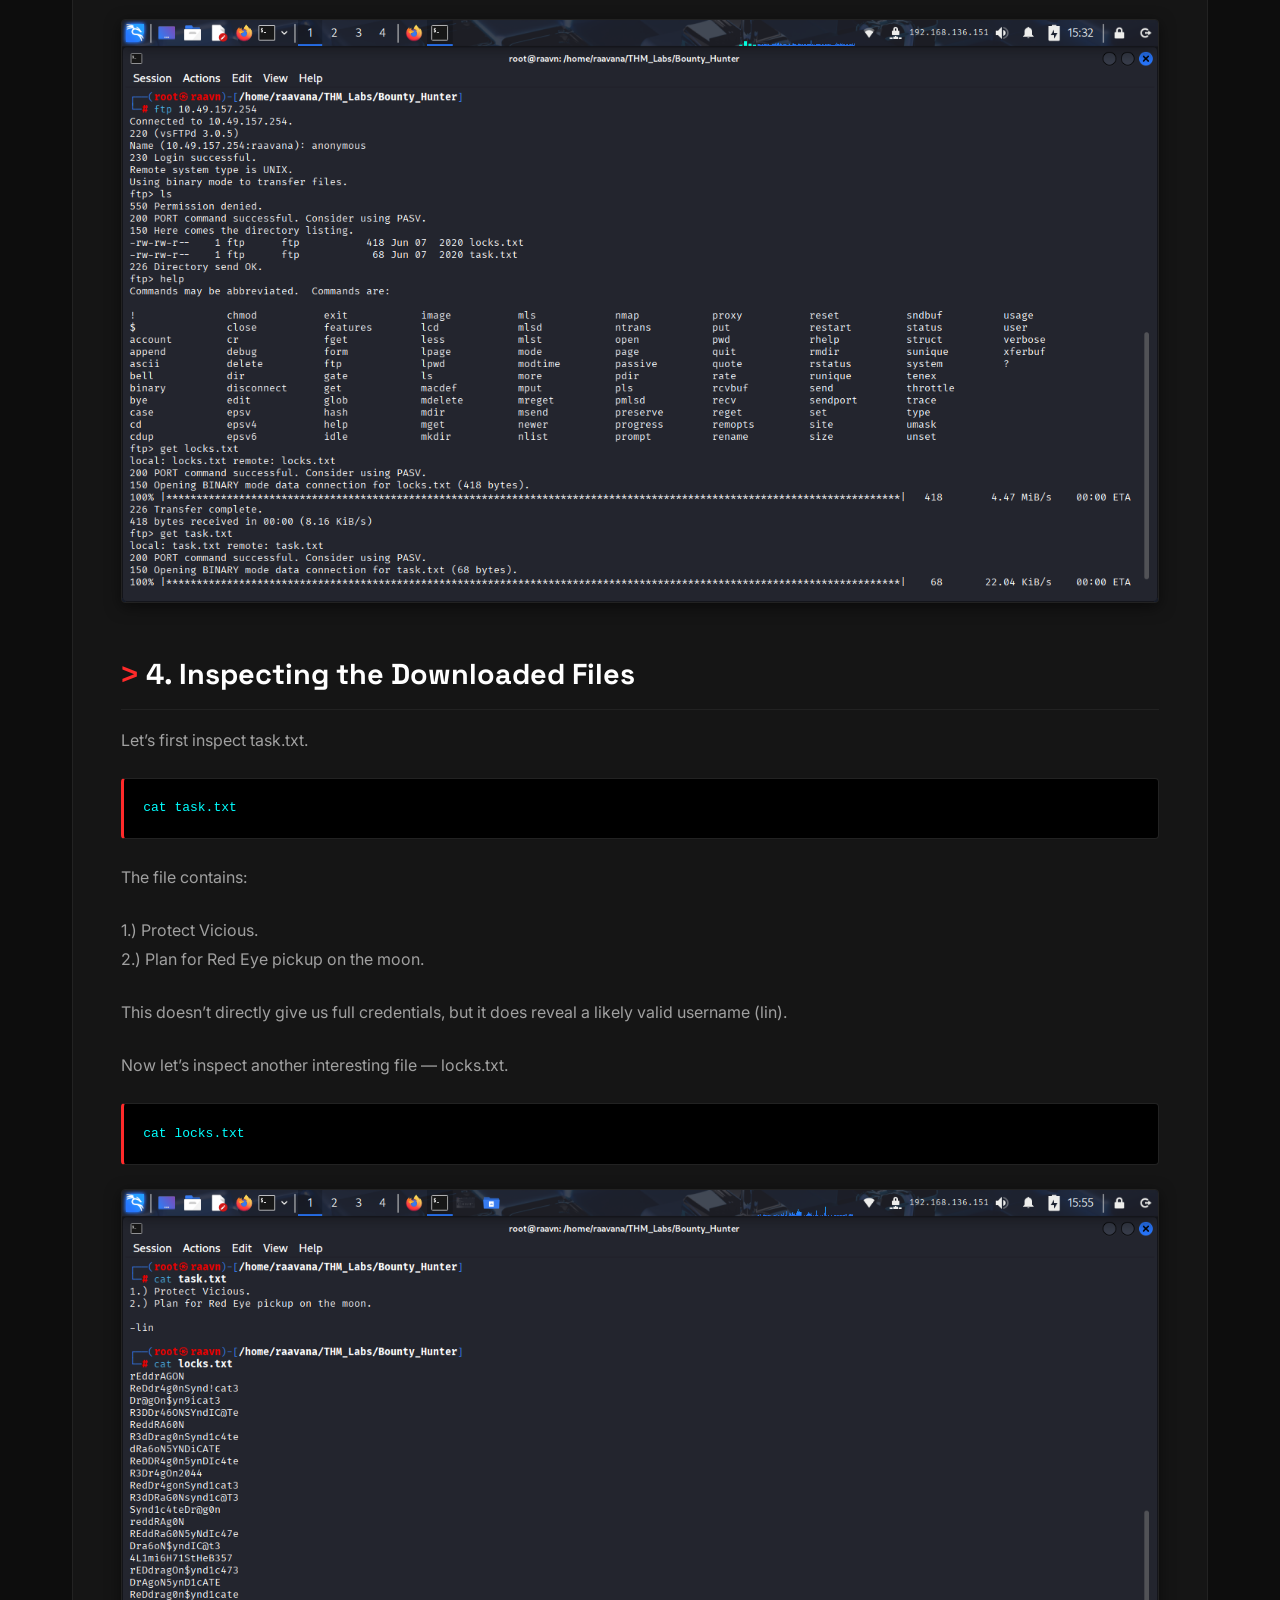
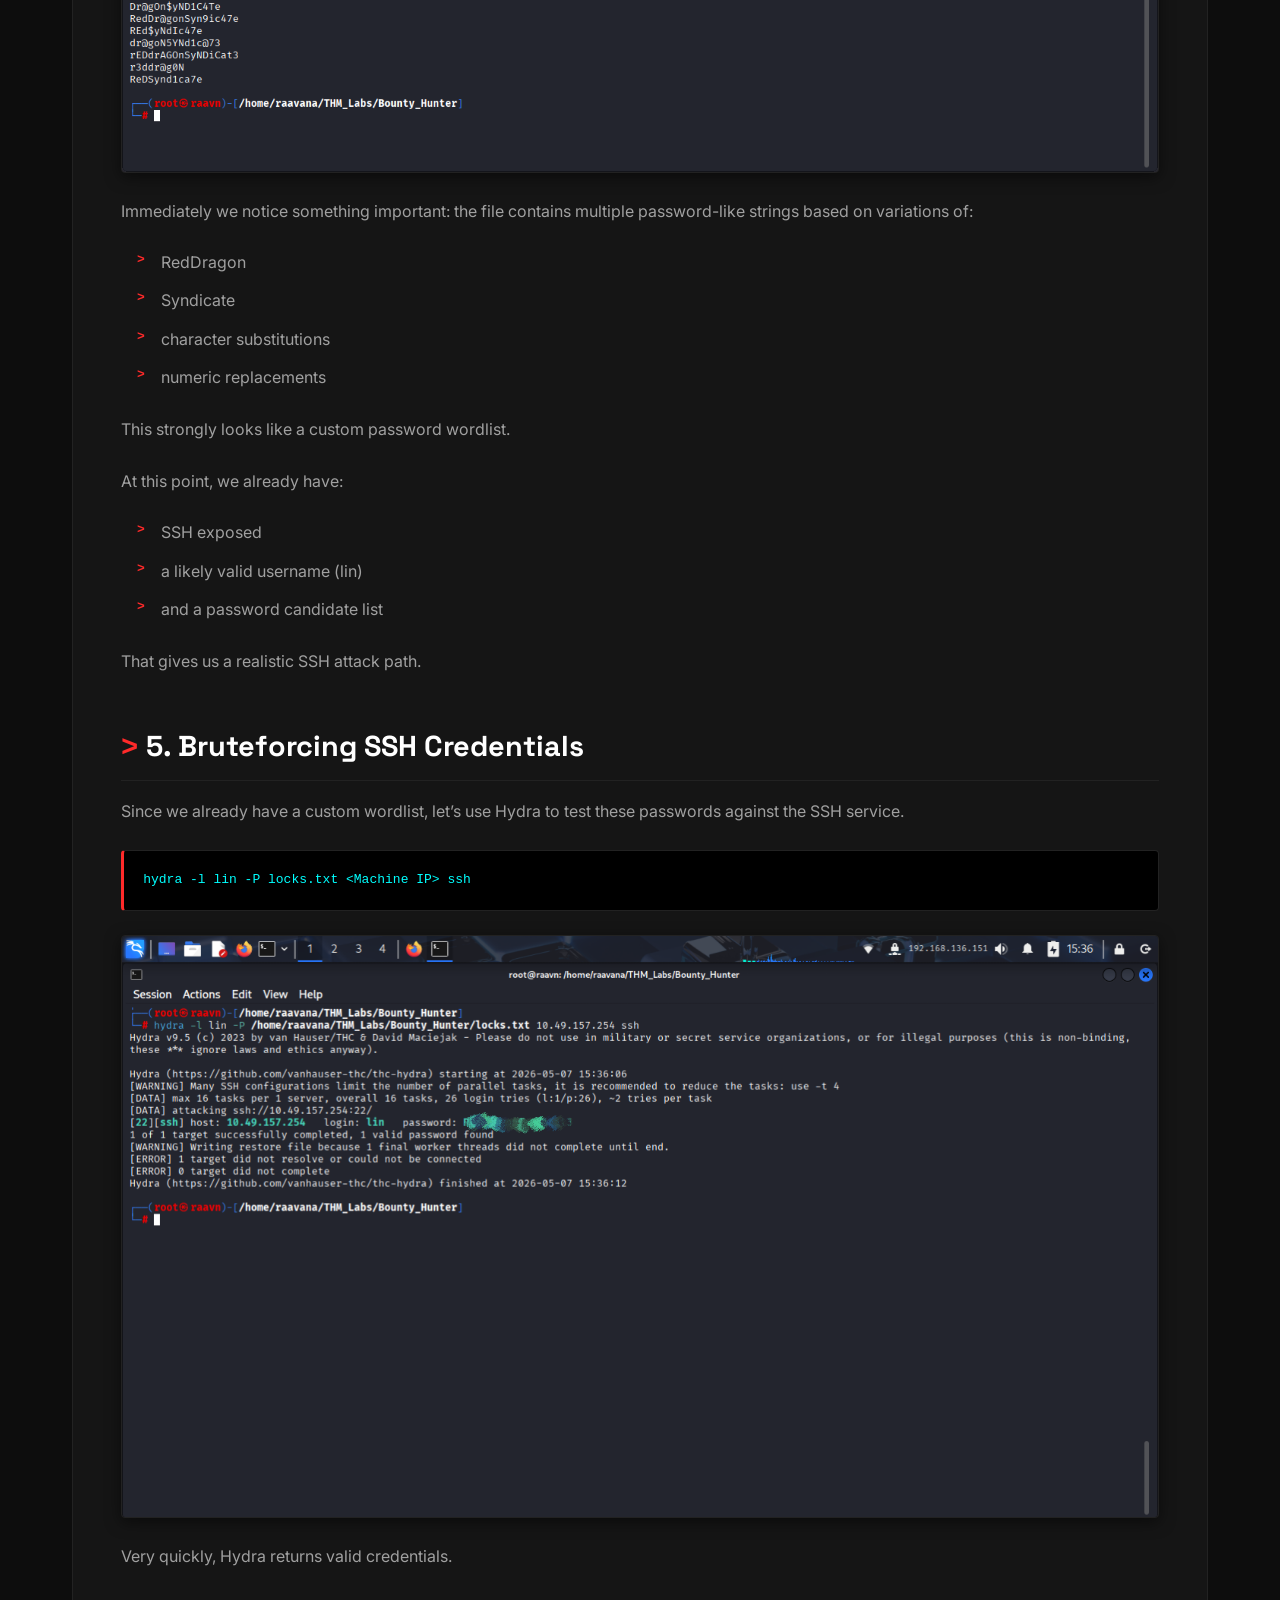
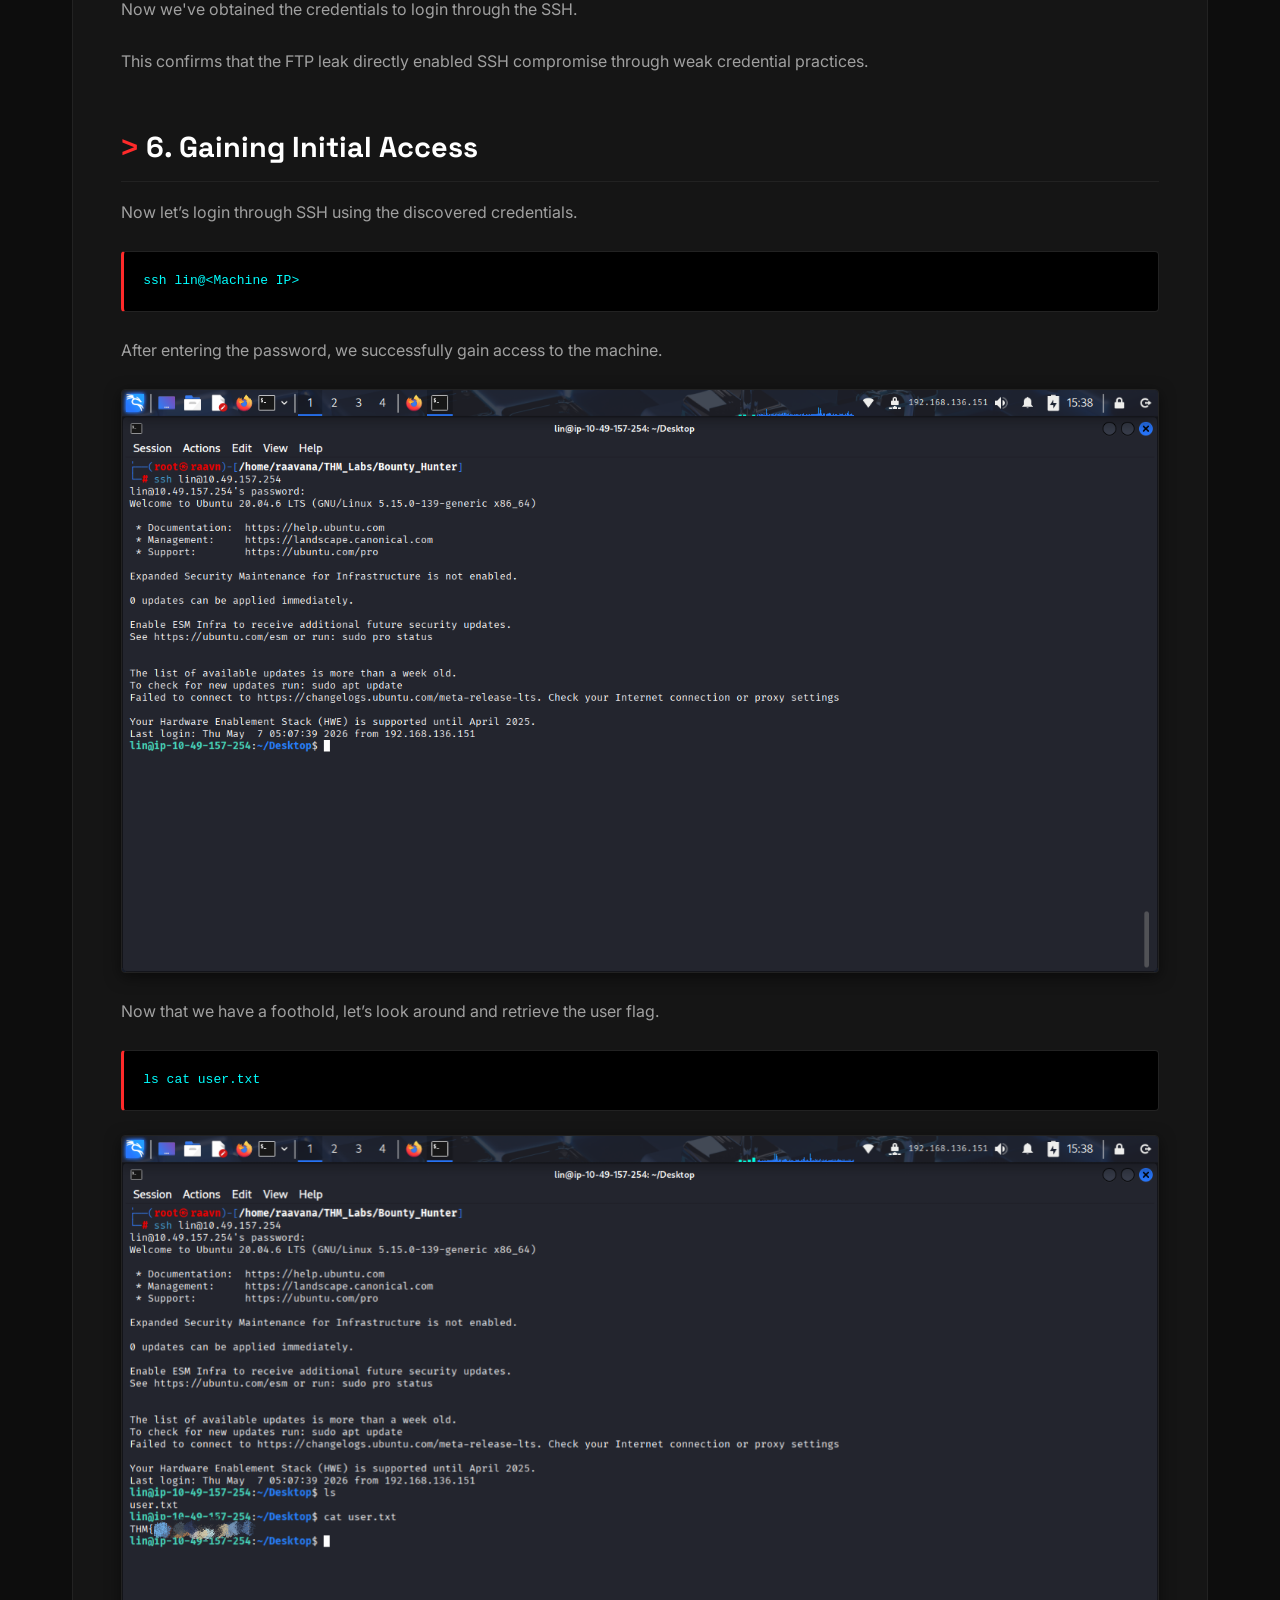
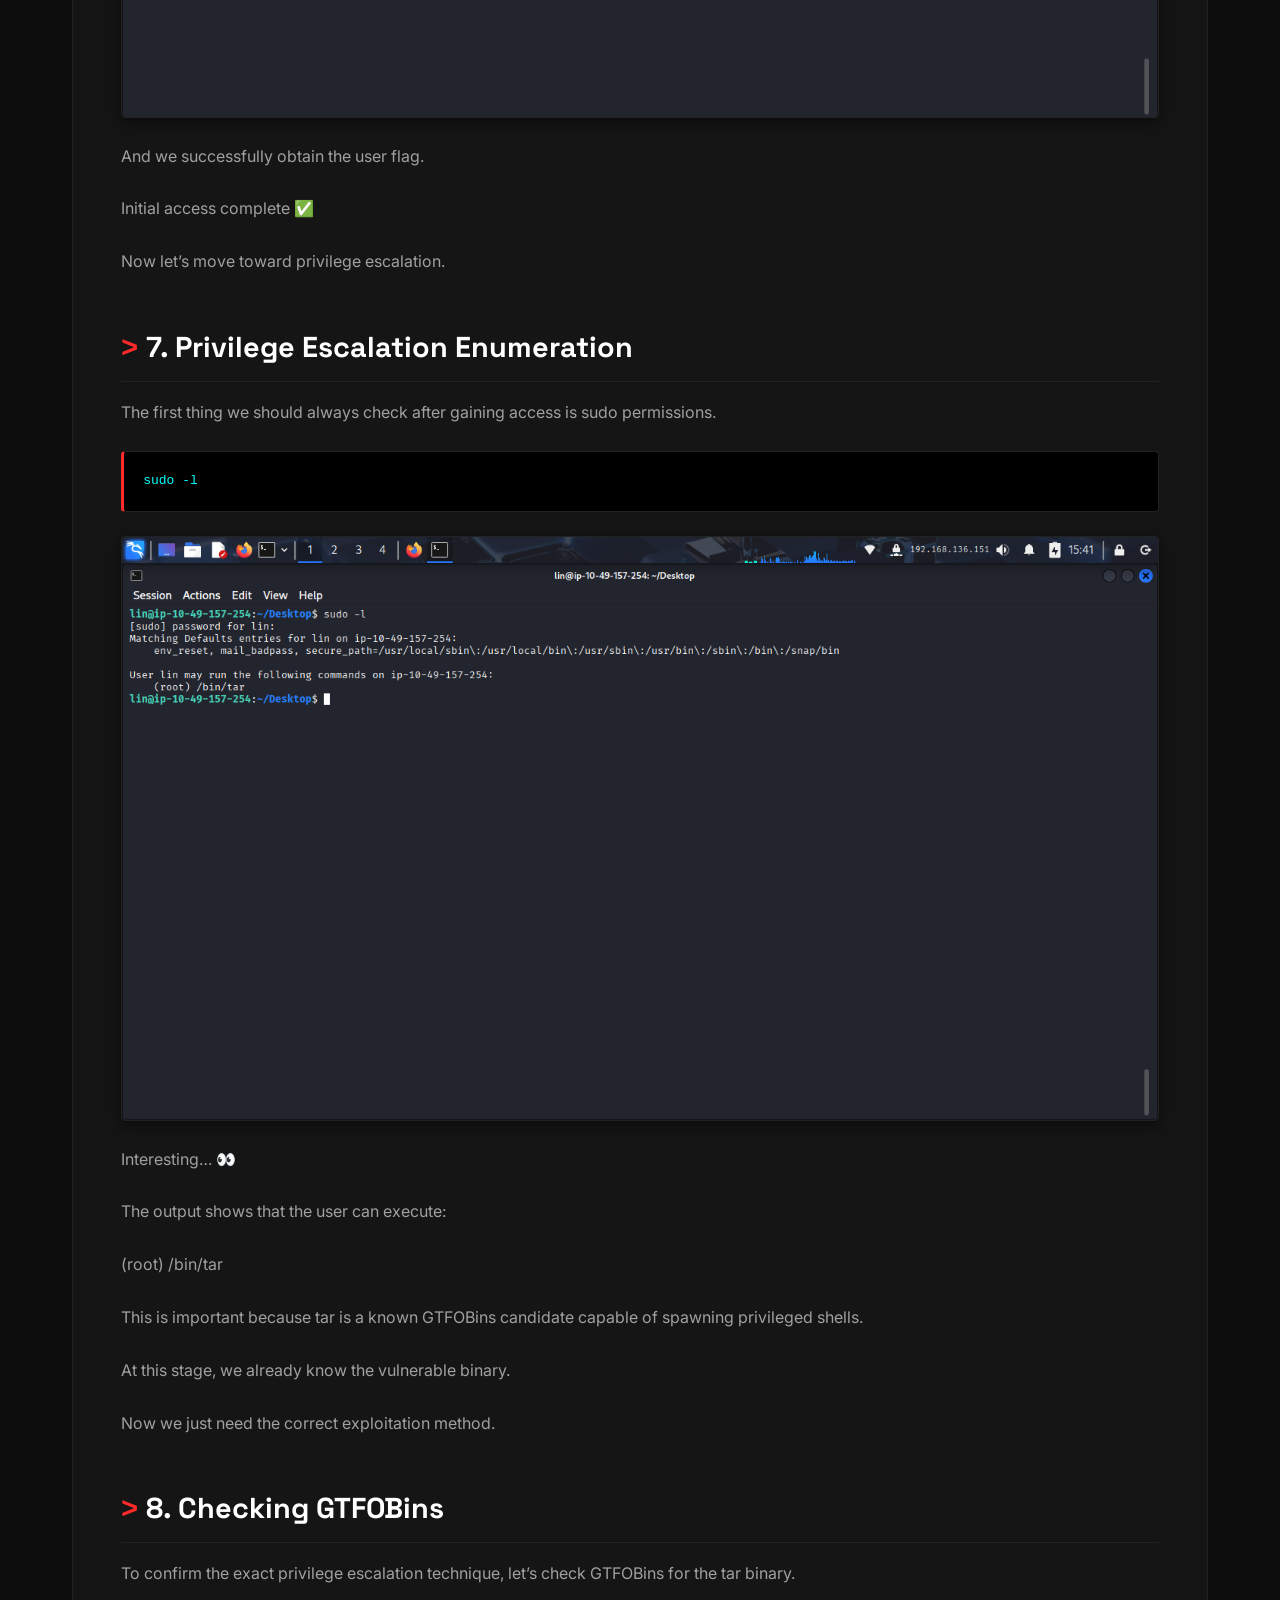
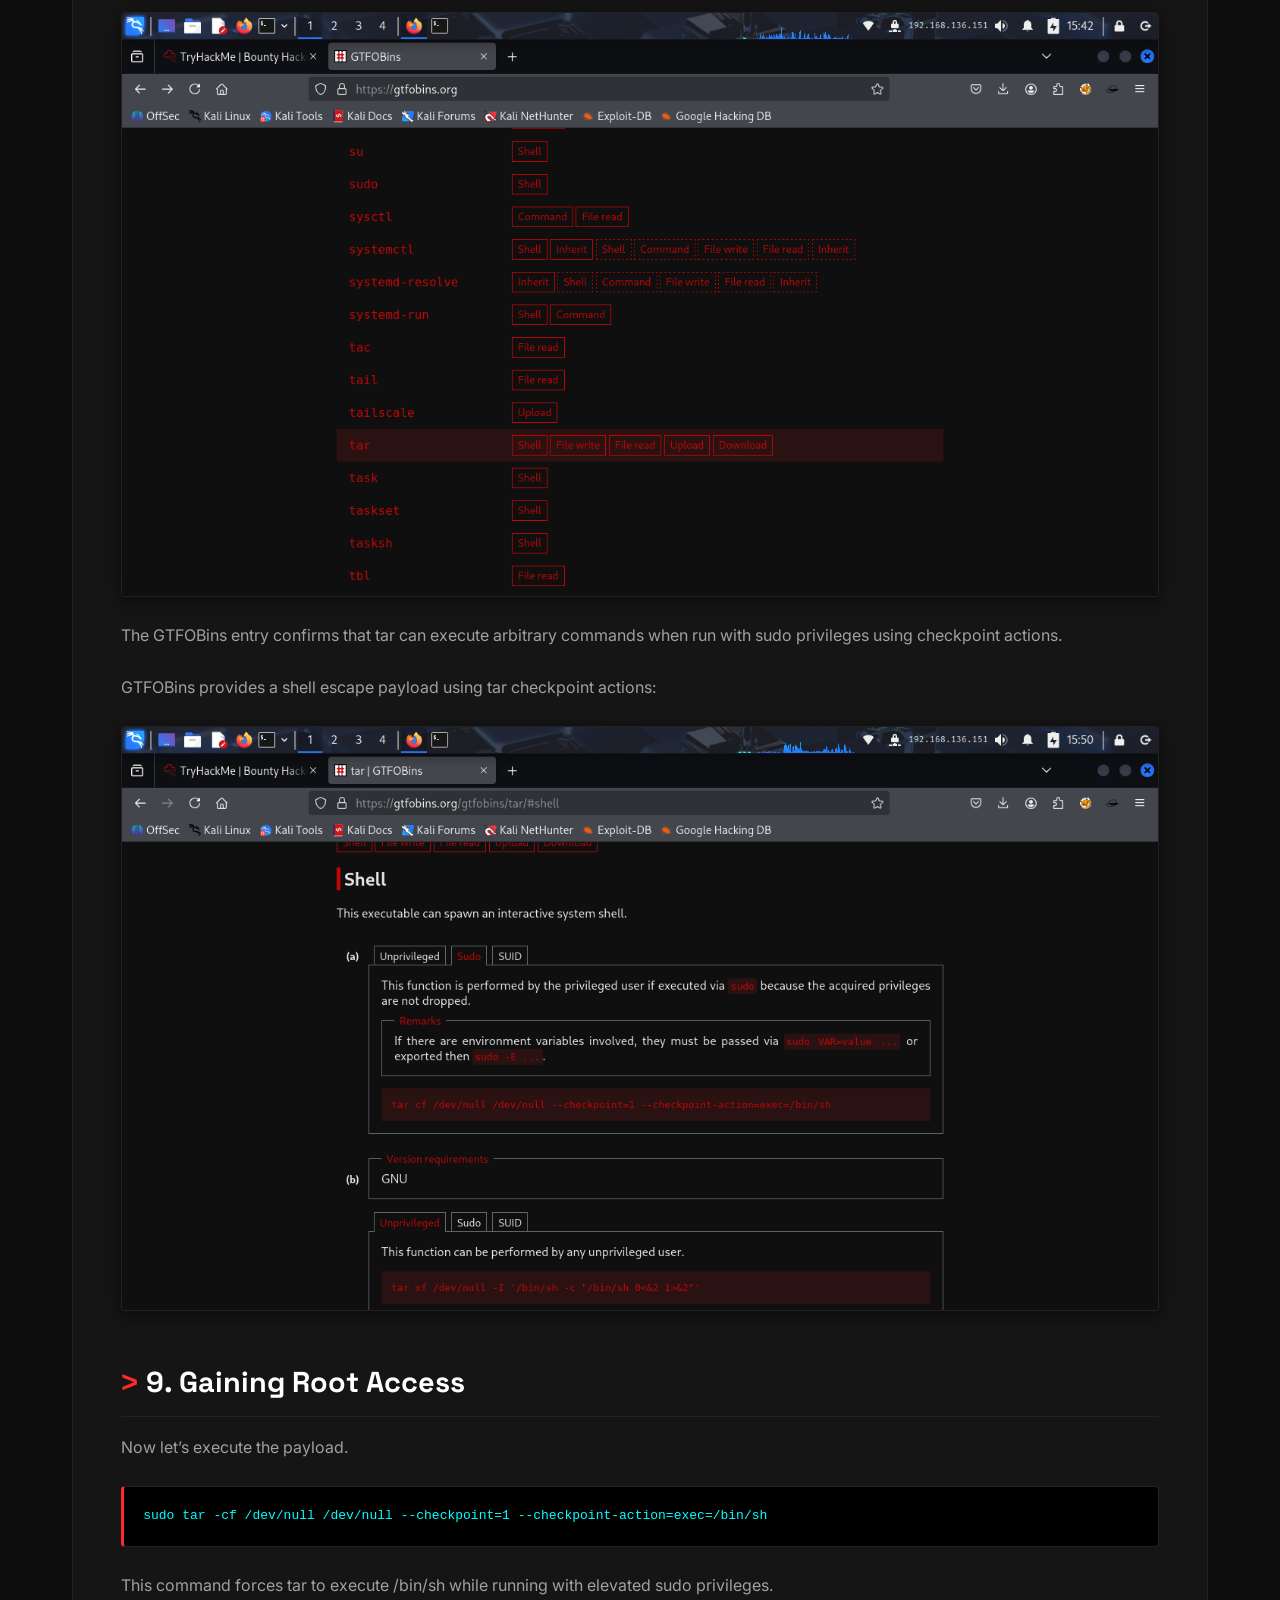
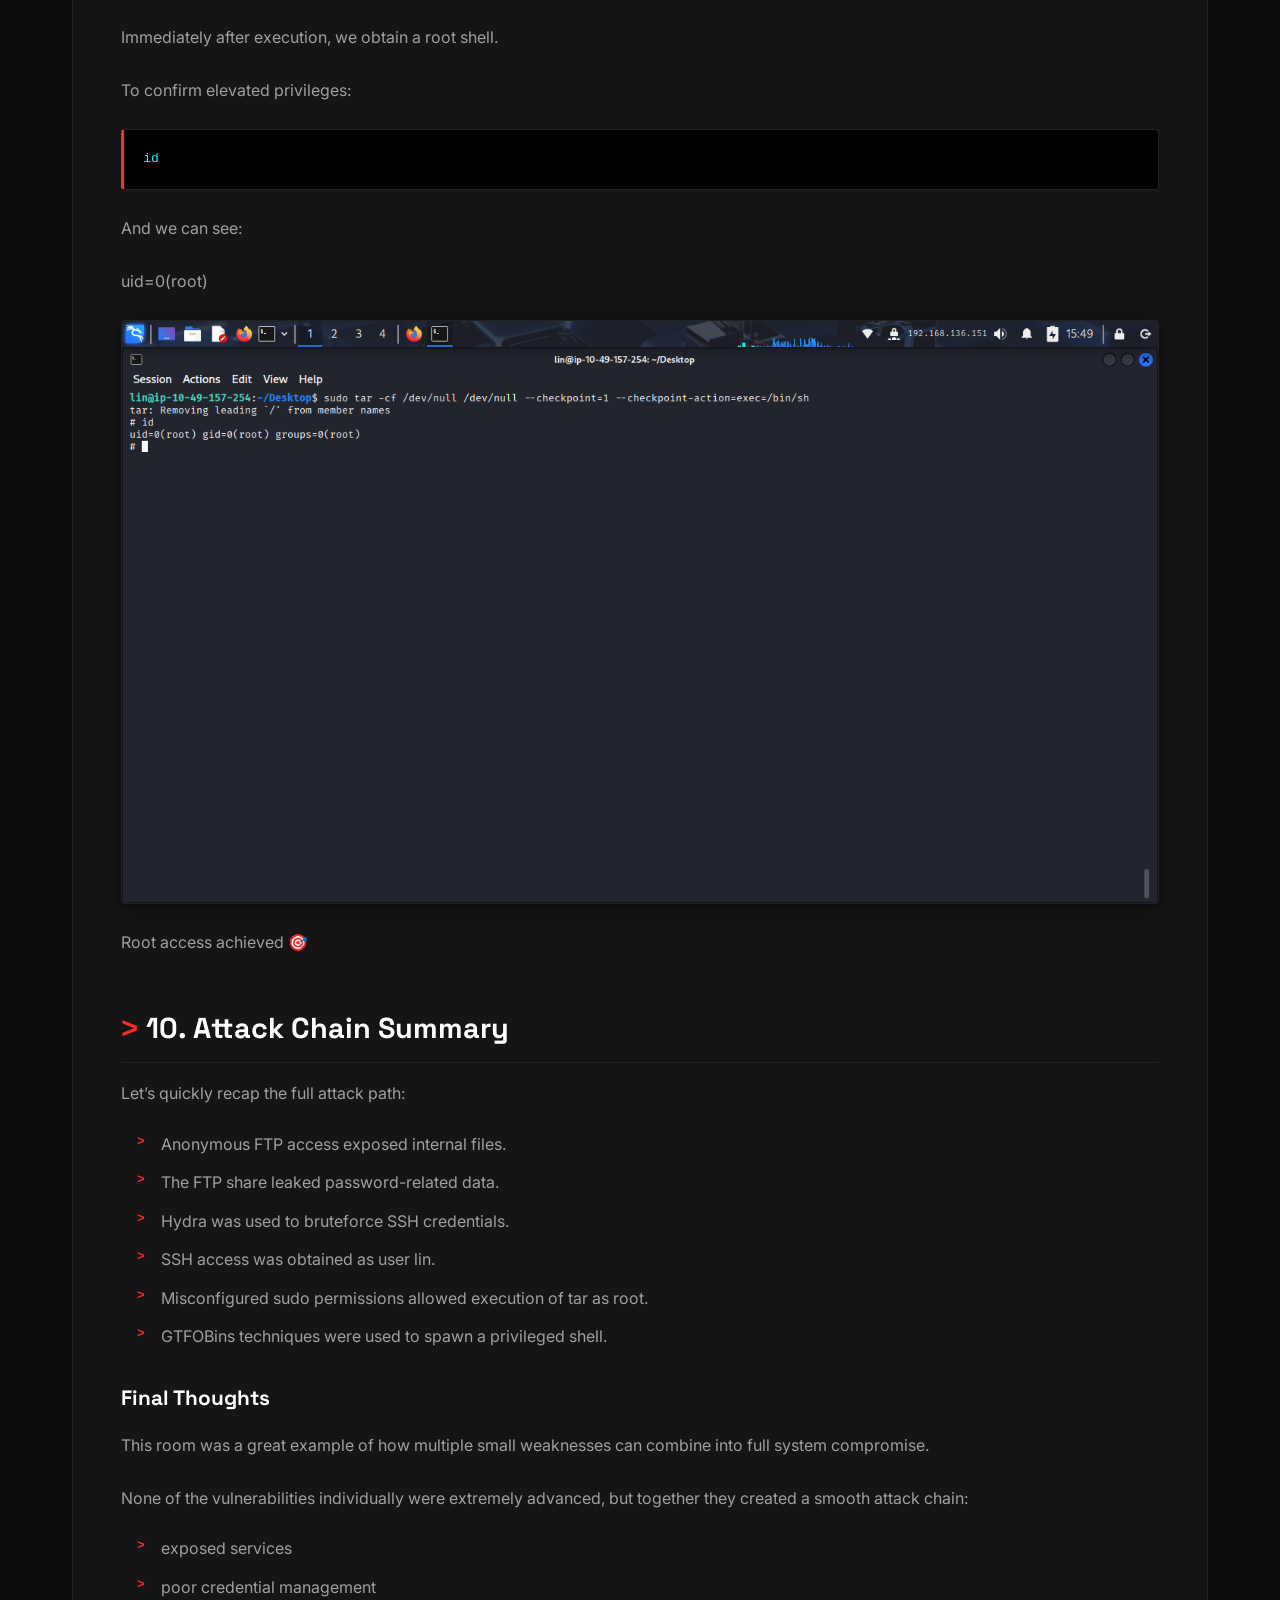
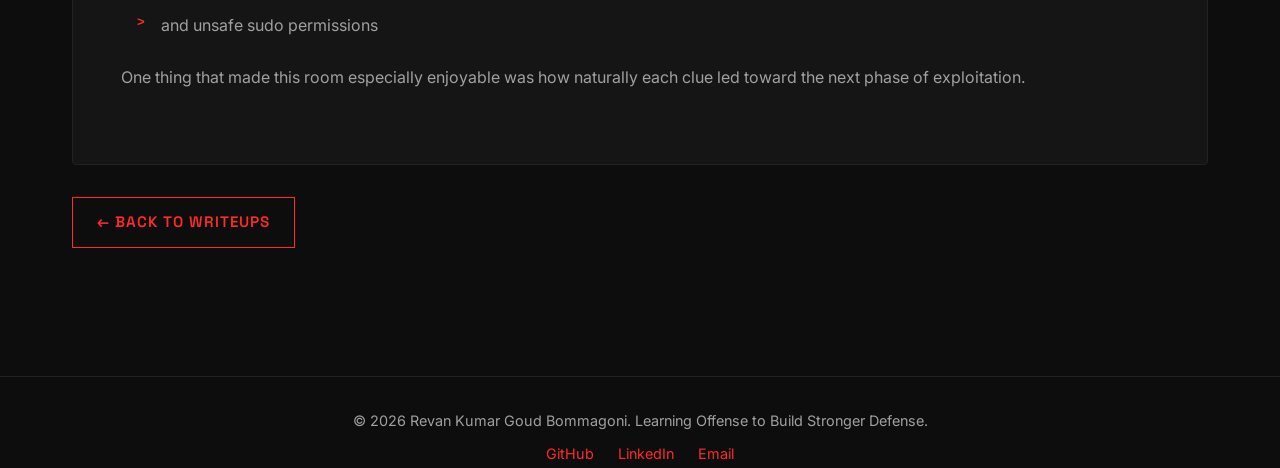
<file: writeups/bounty_hunter.html>
<!DOCTYPE html>
<html lang="en">

<head>
    <meta charset="UTF-8">
    <meta name="viewport" content="width=device-width, initial-scale=1.0">
    <title>Bounty Hunter Walkthrough | Revan Kumar</title>
    <link
        href="https://fonts.googleapis.com/css2?family=Inter:wght@300;400;500;600&family=Space+Grotesk:wght@400;600;700&display=swap"
        rel="stylesheet">
    <link rel="stylesheet" href="../css/style.css">
    <style>
        .writeup-content {
            background: var(--card-bg);
            border: 1px solid var(--card-border);
            border-radius: 4px;
            padding: 3rem;
            margin-bottom: 2rem;
            position: relative;
            overflow: hidden;
        }

        .writeup-content::before {
            content: '';
            position: absolute;
            top: 0;
            left: 0;
            width: 100%;
            height: 2px;
            background: var(--accent-primary);
            box-shadow: 0 0 10px var(--accent-primary);
        }

        .writeup-section {
            margin-bottom: 3rem;
        }

        .writeup-section h2 {
            color: var(--text-main);
            font-size: 1.8rem;
            margin-bottom: 1rem;
            border-bottom: 1px solid var(--card-border);
            padding-bottom: 0.5rem;
            font-family: var(--font-heading);
        }

        .writeup-section h2::before {
            content: '>';
            color: var(--accent-primary);
            margin-right: 0.5rem;
            font-family: monospace;
        }

        .writeup-section h3 {
            color: var(--text-main);
            font-size: 1.3rem;
            margin-top: 2rem;
            margin-bottom: 1rem;
            font-family: var(--font-heading);
        }

        .writeup-text {
            color: var(--text-muted);
            margin-bottom: 1.5rem;
            line-height: 1.8;
            font-family: var(--font-body);
        }

        .code-block {
            background: #000;
            border: 1px solid var(--card-border);
            border-radius: 4px;
            padding: 1.2rem;
            font-family: monospace;
            color: var(--accent-secondary);
            margin-bottom: 1.5rem;
            overflow-x: auto;
            border-left: 3px solid var(--accent-primary);
        }

        .writeup-image {
            max-width: 100%;
            border: 1px solid var(--card-border);
            border-radius: 4px;
            margin: 1.5rem 0;
            display: block;
            box-shadow: 0 4px 15px rgba(0, 0, 0, 0.5);
            transition: border-color var(--transition-fast);
        }

        .writeup-image:hover {
            border-color: rgba(255, 42, 42, 0.5);
        }

        .finding-list {
            list-style-type: none;
            padding-left: 1rem;
            margin-bottom: 1.5rem;
        }

        .finding-list li {
            color: var(--text-muted);
            margin-bottom: 0.8rem;
            position: relative;
            padding-left: 1.5rem;
            line-height: 1.6;
        }

        .finding-list li::before {
            content: '>';
            color: var(--accent-primary);
            position: absolute;
            left: 0;
            font-family: monospace;
            font-weight: bold;
        }

        .badge-container {
            display: flex;
            gap: 0.8rem;
            margin-bottom: 2.5rem;
            flex-wrap: wrap;
        }

        @media (max-width: 768px) {
            .writeup-content {
                padding: 1.5rem;
            }
        }
    </style>
</head>

<body>
    <div id="navbar-placeholder"></div>

    <main class="container">
        <section style="padding: 4rem 0 2rem 0;">
            <div>
                <p class="terminal-text" style="margin-bottom: 0.5rem;">> cat bounty_hunter_notes.txt</p>
                <h1 class="section-title">Bounty Hunter – Walkthrough</h1>

                <div class="badge-container">
                    <span class="badge"
                        style="border-color: var(--accent-secondary); color: var(--accent-secondary);">TryHackMe</span>
                    <span class="badge"
                        style="border-color: var(--accent-secondary); color: var(--accent-secondary);">Linux</span>
                    <span class="badge"
                        style="border-color: var(--accent-secondary); color: var(--accent-secondary);">Privilege
                        Escalation</span>
                </div>
            </div>

            <div class="writeup-content">

                <!-- 1. Introduction -->
                <div class="writeup-section">
                    <h2>1. Introduction</h2>
                    <p class="writeup-text">Hey everyone 👋<br>
                        In this room, we’ll be chaining together multiple small weaknesses to gain full access over the
                        target machine.</p>
                    <p class="writeup-text">The attack path for this machine is actually pretty interesting because
                        every clue naturally leads us toward the next step.</p>
                    <p class="writeup-text">During this walkthrough, we’ll:</p>
                    <ul class="finding-list">
                        <li>Enumerate exposed services</li>
                        <li>Abuse anonymous FTP access</li>
                        <li>Extract credential-related information</li>
                        <li>Bruteforce SSH access</li>
                        <li>Escalate privileges using a vulnerable sudo binary</li>
                    </ul>
                    <p class="writeup-text">So let’s jump straight into it ⚡</p>
                </div>

                <!-- 2. Initial Enumeration -->
                <div class="writeup-section">
                    <h2>2. Initial Enumeration</h2>
                    <p class="writeup-text">As always, let’s begin with an Nmap scan and see what services this machine
                        is exposing.</p>
                    <div class="code-block">nmap -sC -sV &lt;Machine IP&gt; -oN scan.txt</div>
                    <p class="writeup-text">This scan performs:</p>
                    <ul class="finding-list">
                        <li>Default NSE scripts (-sC)</li>
                        <li>Version detection (-sV)</li>
                        <li>Output saving (-oN)</li>
                    </ul>
                    <img src="../assets/writeups/Bounty_Hunter/1_Scan.png" alt="Nmap Scan Results"
                        class="writeup-image">
                    <p class="writeup-text">After the scan completes, we find three important services exposed on the
                        target:</p>
                    <ul class="finding-list">
                        <li>FTP</li>
                        <li>SSH</li>
                        <li>HTTP</li>
                    </ul>
                    <p class="writeup-text">The most interesting thing here is: <strong>Anonymous FTP login
                            allowed</strong></p>
                    <p class="writeup-text">That’s immediately suspicious because anonymous FTP often leaks internal
                        files, credentials, backups, or operational data.</p>


                    <p class="writeup-text">At this point, instead of spending too much time on the web application,
                        let’s investigate the FTP service first since it already looks promising.</p>
                </div>

                <!-- 3. Enumerating the FTP Service -->
                <div class="writeup-section">
                    <h2>3. Enumerating the FTP Service</h2>
                    <p class="writeup-text">Let’s connect to the FTP server.</p>
                    <div class="code-block">ftp &lt;Machine IP&gt;
                    </div>
                    <p class="writeup-text">When prompted for credentials, we use:</p>
                    <p class="writeup-text">Username: anonymous</p>
                    <p class="writeup-text">And we successfully gain access to the FTP service.</p>

                    <p class="writeup-text">Now let’s see what files are available inside the FTP share.</p>
                    <div class="code-block">ls</div>
                    <p class="writeup-text">Interesting… 👀</p>
                    <p class="writeup-text">We find two files:</p>
                    <ul class="finding-list">
                        <li>locks.txt</li>
                        <li>task.txt</li>
                    </ul>
                    <p class="writeup-text">This already tells us the FTP service is exposing internal information.</p>
                    <p class="writeup-text">Let’s download both files locally for analysis.</p>
                    <div class="code-block">get locks.txt</div>
                    <div class="code-block">get task.txt</div>
                    <img src="../assets/writeups/Bounty_Hunter/2_FTP.png" alt="FTP Login and Enumeration"
                        class="writeup-image">


                </div>

                <!-- 4. Inspecting the Downloaded Files -->
                <div class="writeup-section">
                    <h2>4. Inspecting the Downloaded Files</h2>
                    <p class="writeup-text">Let’s first inspect task.txt.</p>
                    <div class="code-block">cat task.txt</div>
                    <p class="writeup-text">The file contains:</p>
                    <p class="writeup-text">1.) Protect Vicious.<br>
                        2.) Plan for Red Eye pickup on the moon.</p>
                    <p class="writeup-text">This doesn’t directly give us full credentials, but it does reveal a
                        likely valid username (lin).</p>
                    <p class="writeup-text">Now let’s inspect another interesting file — locks.txt.</p>
                    <div class="code-block">cat locks.txt</div>
                    <img src="../assets/writeups/Bounty_Hunter/3_FTP_Files.png" alt="Downloading FTP Files"
                        class="writeup-image">
                    <p class="writeup-text">Immediately we notice something important: the file contains multiple
                        password-like strings based on variations of:</p>
                    <ul class="finding-list">
                        <li>RedDragon</li>
                        <li>Syndicate</li>
                        <li>character substitutions</li>
                        <li>numeric replacements</li>
                    </ul>
                    <p class="writeup-text">This strongly looks like a custom password wordlist.</p>
                    <p class="writeup-text">At this point, we already have:</p>
                    <ul class="finding-list">
                        <li>SSH exposed</li>
                        <li>a likely valid username (lin)</li>
                        <li>and a password candidate list</li>
                    </ul>
                    <p class="writeup-text">That gives us a realistic SSH attack path.</p>
                </div>

                <!-- 5. Bruteforcing SSH Credentials -->
                <div class="writeup-section">
                    <h2>5. Bruteforcing SSH Credentials</h2>
                    <p class="writeup-text">Since we already have a custom wordlist, let’s use Hydra to test these
                        passwords against the SSH service.</p>
                    <div class="code-block">hydra -l lin -P locks.txt &lt;Machine IP&gt; ssh</div>
                    <img src="../assets/writeups/Bounty_Hunter/4_SSH_Bruteforcing.png" alt="Hydra SSH Bruteforce"
                        class="writeup-image">
                    <p class="writeup-text">Very quickly, Hydra returns valid credentials.</p>
                    <p class="writeup-text">Now we've obtained the credentials to login through the SSH.</p>
                    <p class="writeup-text">This confirms that the FTP leak directly enabled SSH compromise through weak
                        credential practices.</p>
                </div>

                <!-- 6. Gaining Initial Access -->
                <div class="writeup-section">
                    <h2>6. Gaining Initial Access</h2>
                    <p class="writeup-text">Now let’s login through SSH using the discovered credentials.</p>
                    <div class="code-block">ssh lin@&lt;Machine IP&gt;
                    </div>
                    <p class="writeup-text">After entering the password, we successfully gain access to the machine.</p>

                    <img src="../assets/writeups/Bounty_Hunter/5_SSH_Login.png" alt="Successful SSH Login"
                        class="writeup-image">

                    <p class="writeup-text">Now that we have a foothold, let’s look around and retrieve the user flag.
                    </p>
                    <div class="code-block">ls
                        cat user.txt</div>
                    <img src="../assets/writeups/Bounty_Hunter/6_User_Flag.png" alt="User Flag" class="writeup-image">
                    <p class="writeup-text">And we successfully obtain the user flag.</p>

                    <p class="writeup-text">Initial access complete ✅</p>
                    <p class="writeup-text">Now let’s move toward privilege escalation.</p>
                </div>

                <!-- 7. Privilege Escalation Enumeration -->
                <div class="writeup-section">
                    <h2>7. Privilege Escalation Enumeration</h2>
                    <p class="writeup-text">The first thing we should always check after gaining access is sudo
                        permissions.</p>
                    <div class="code-block">sudo -l</div>

                    <img src="../assets/writeups/Bounty_Hunter/7_Superuser_Check.png" alt="Sudo Privilege Check"
                        class="writeup-image">

                    <p class="writeup-text">Interesting… 👀</p>
                    <p class="writeup-text">The output shows that the user can execute:</p>
                    <p class="writeup-text">(root) /bin/tar</p>
                    <p class="writeup-text">This is important because tar is a known GTFOBins candidate capable of
                        spawning privileged shells.</p>
                    <p class="writeup-text">At this stage, we already know the vulnerable binary.</p>
                    <p class="writeup-text">Now we just need the correct exploitation method.</p>
                </div>

                <!-- 8. Checking GTFOBins -->
                <div class="writeup-section">
                    <h2>8. Checking GTFOBins</h2>
                    <p class="writeup-text">To confirm the exact privilege escalation technique, let’s check GTFOBins
                        for the tar binary.</p>

                    <img src="../assets/writeups/Bounty_Hunter/8_GTFOBINS.png" alt="GTFOBins Tar Entry"
                        class="writeup-image">
                    <p class="writeup-text">The GTFOBins entry confirms that tar can execute arbitrary commands when run
                        with sudo privileges using checkpoint actions.</p>
                    <p class="writeup-text">GTFOBins provides a shell escape payload using tar checkpoint actions:</p>
                    <img src="../assets/writeups/Bounty_Hunter/9_Priv_Esc_Command.png"
                        alt="Privilege Escalation Command Execution" class="writeup-image">
                </div>

                <!-- 9. Gaining Root Access -->
                <div class="writeup-section">
                    <h2>9. Gaining Root Access</h2>


                    <p class="writeup-text">Now let’s execute the payload.</p>
                    <div class="code-block">sudo tar -cf /dev/null /dev/null --checkpoint=1
                        --checkpoint-action=exec=/bin/sh</div>
                    <p class="writeup-text">This command forces tar to execute /bin/sh while running with elevated
                        sudo privileges.</p>
                    <p class="writeup-text">Immediately after execution, we obtain a root shell.</p>
                    <p class="writeup-text">To confirm elevated privileges:</p>
                    <div class="code-block">id</div>
                    <p class="writeup-text">And we can see:</p>
                    <p class="writeup-text">uid=0(root)</p>
                    <img src="../assets/writeups/Bounty_Hunter/10_Root_Access.png" alt="Root Shell Confirmation"
                        class="writeup-image">
                    <p class="writeup-text">Root access achieved 🎯</p>


                </div>

                <!-- 10. Attack Chain Summary & Final Thoughts -->
                <div class="writeup-section" style="margin-bottom: 0; border-bottom: none;">
                    <h2>10. Attack Chain Summary</h2>
                    <p class="writeup-text">Let’s quickly recap the full attack path:</p>
                    <ul class="finding-list">
                        <li>Anonymous FTP access exposed internal files.</li>
                        <li>The FTP share leaked password-related data.</li>
                        <li>Hydra was used to bruteforce SSH credentials.</li>
                        <li>SSH access was obtained as user lin.</li>
                        <li>Misconfigured sudo permissions allowed execution of tar as root.</li>
                        <li>GTFOBins techniques were used to spawn a privileged shell.</li>
                    </ul>

                    <h3>Final Thoughts</h3>
                    <p class="writeup-text">This room was a great example of how multiple small weaknesses can
                        combine into full system compromise.</p>
                    <p class="writeup-text">None of the vulnerabilities individually were extremely advanced, but
                        together they created a smooth attack chain:</p>
                    <ul class="finding-list">
                        <li>exposed services</li>
                        <li>poor credential management</li>
                        <li>and unsafe sudo permissions</li>
                    </ul>
                    <p class="writeup-text">One thing that made this room especially enjoyable was how naturally
                        each clue led toward the next phase of exploitation.</p>
                </div>

            </div>

            <a href="../writeups.html" class="btn" style="margin-bottom: 2rem;"><span>&larr; Back to
                    Writeups</span></a>
        </section>
    </main>

    <div id="footer-placeholder"></div>

    <script>const basePath = "../";</script>
    <script src="../js/components.js"></script>
    <script src="../js/cursor.js"></script>
</body>

</html>
</file>
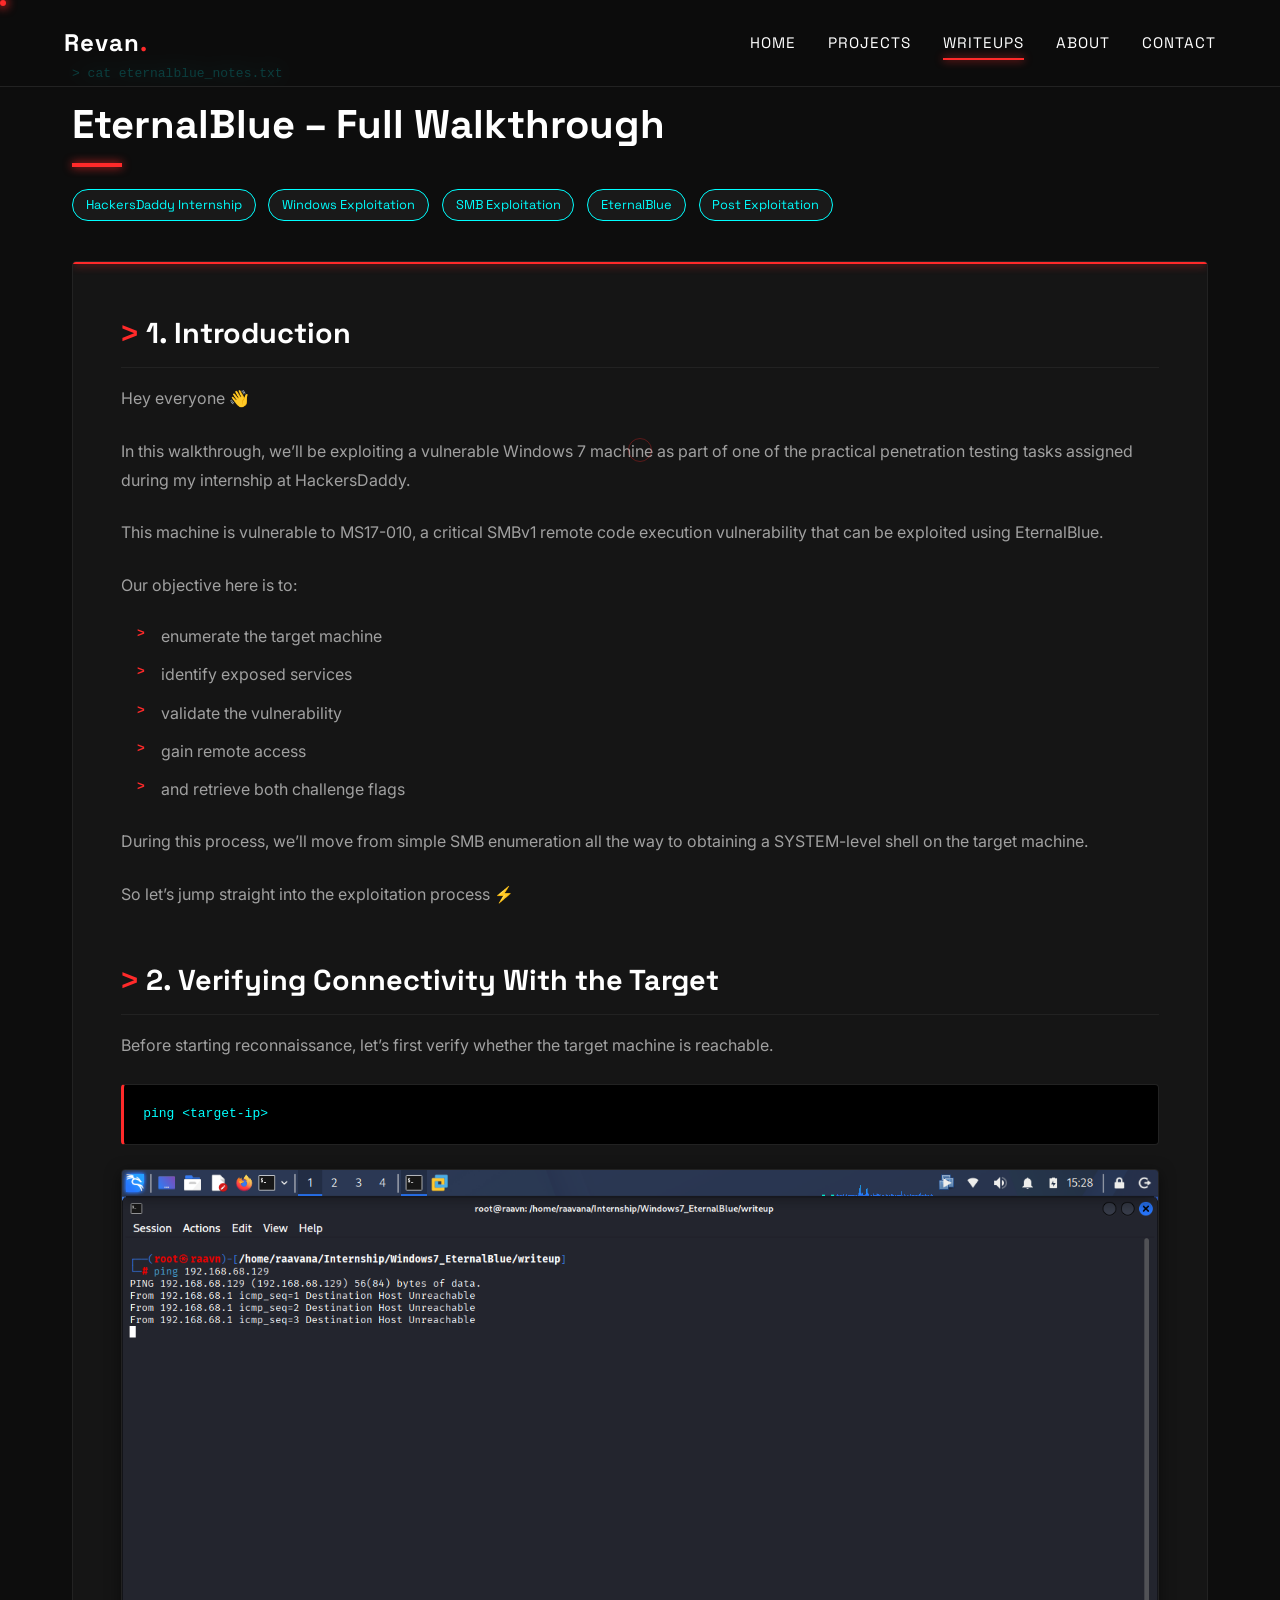
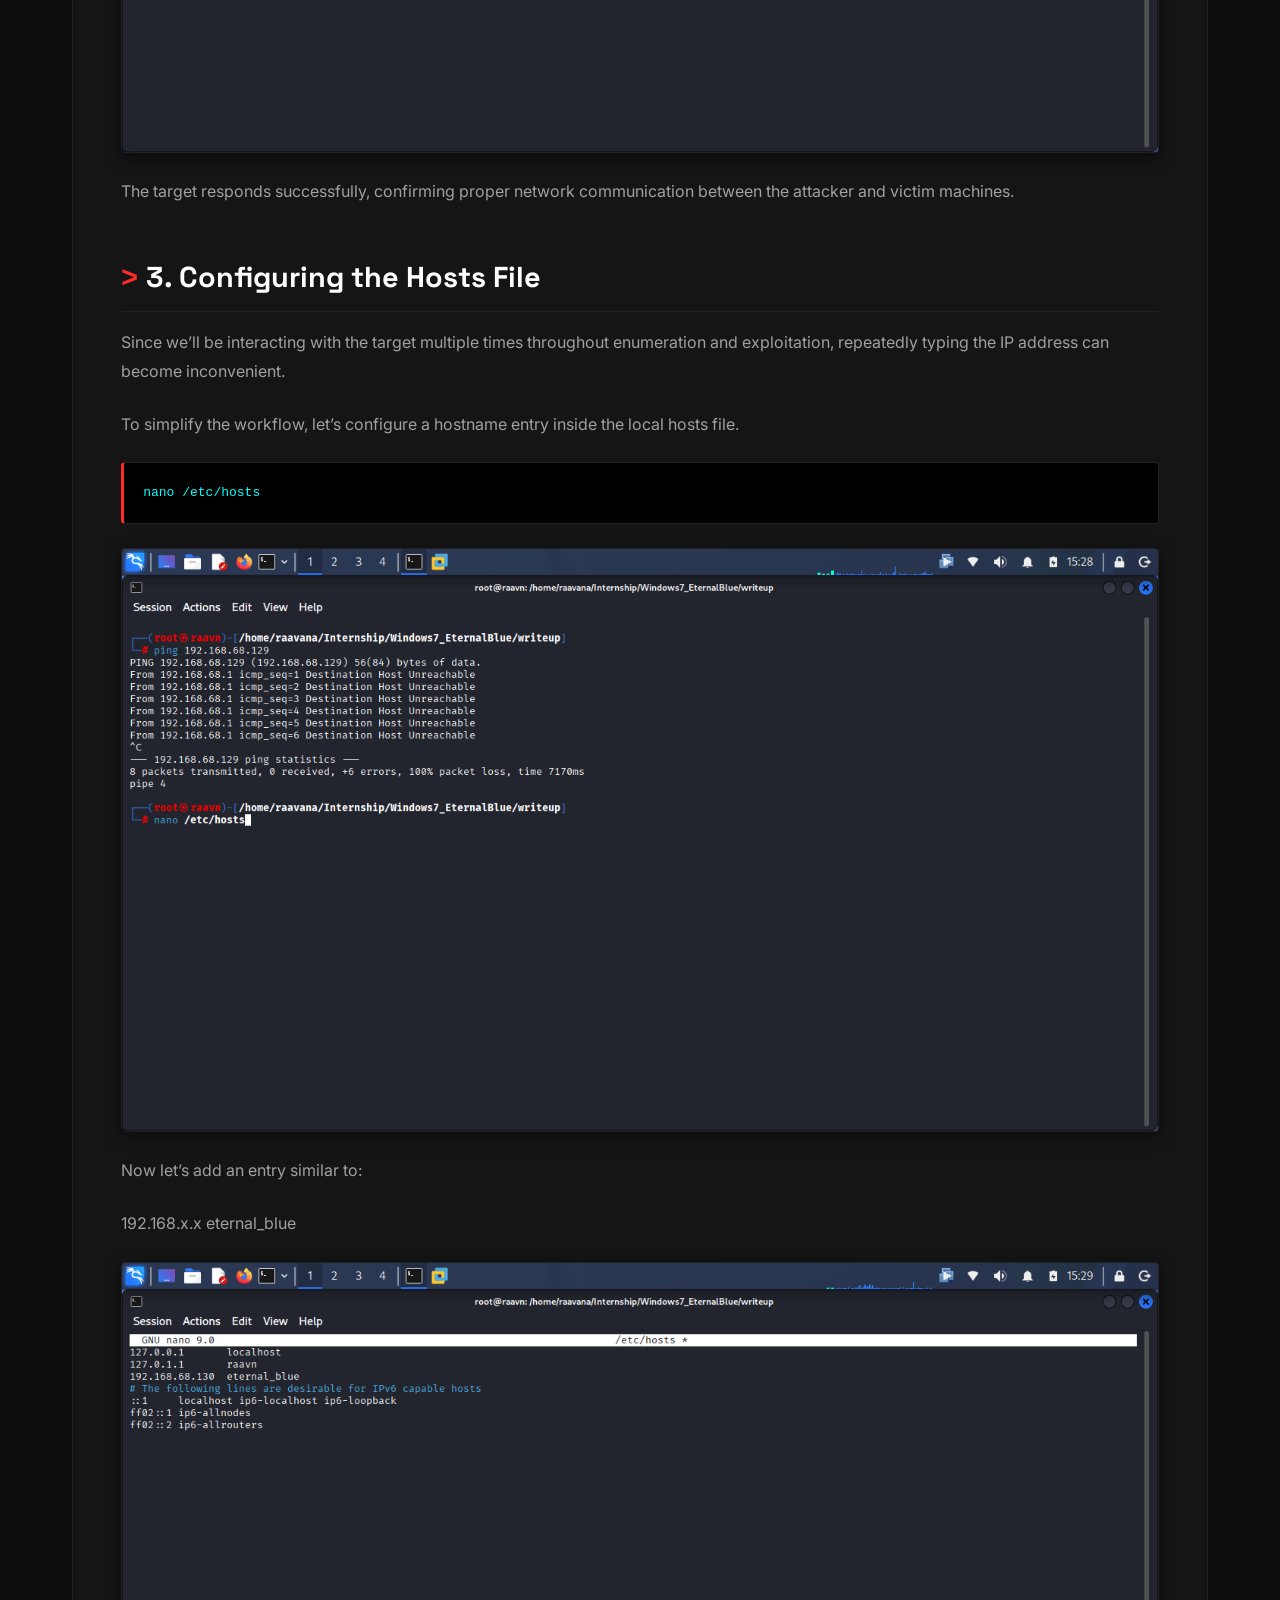
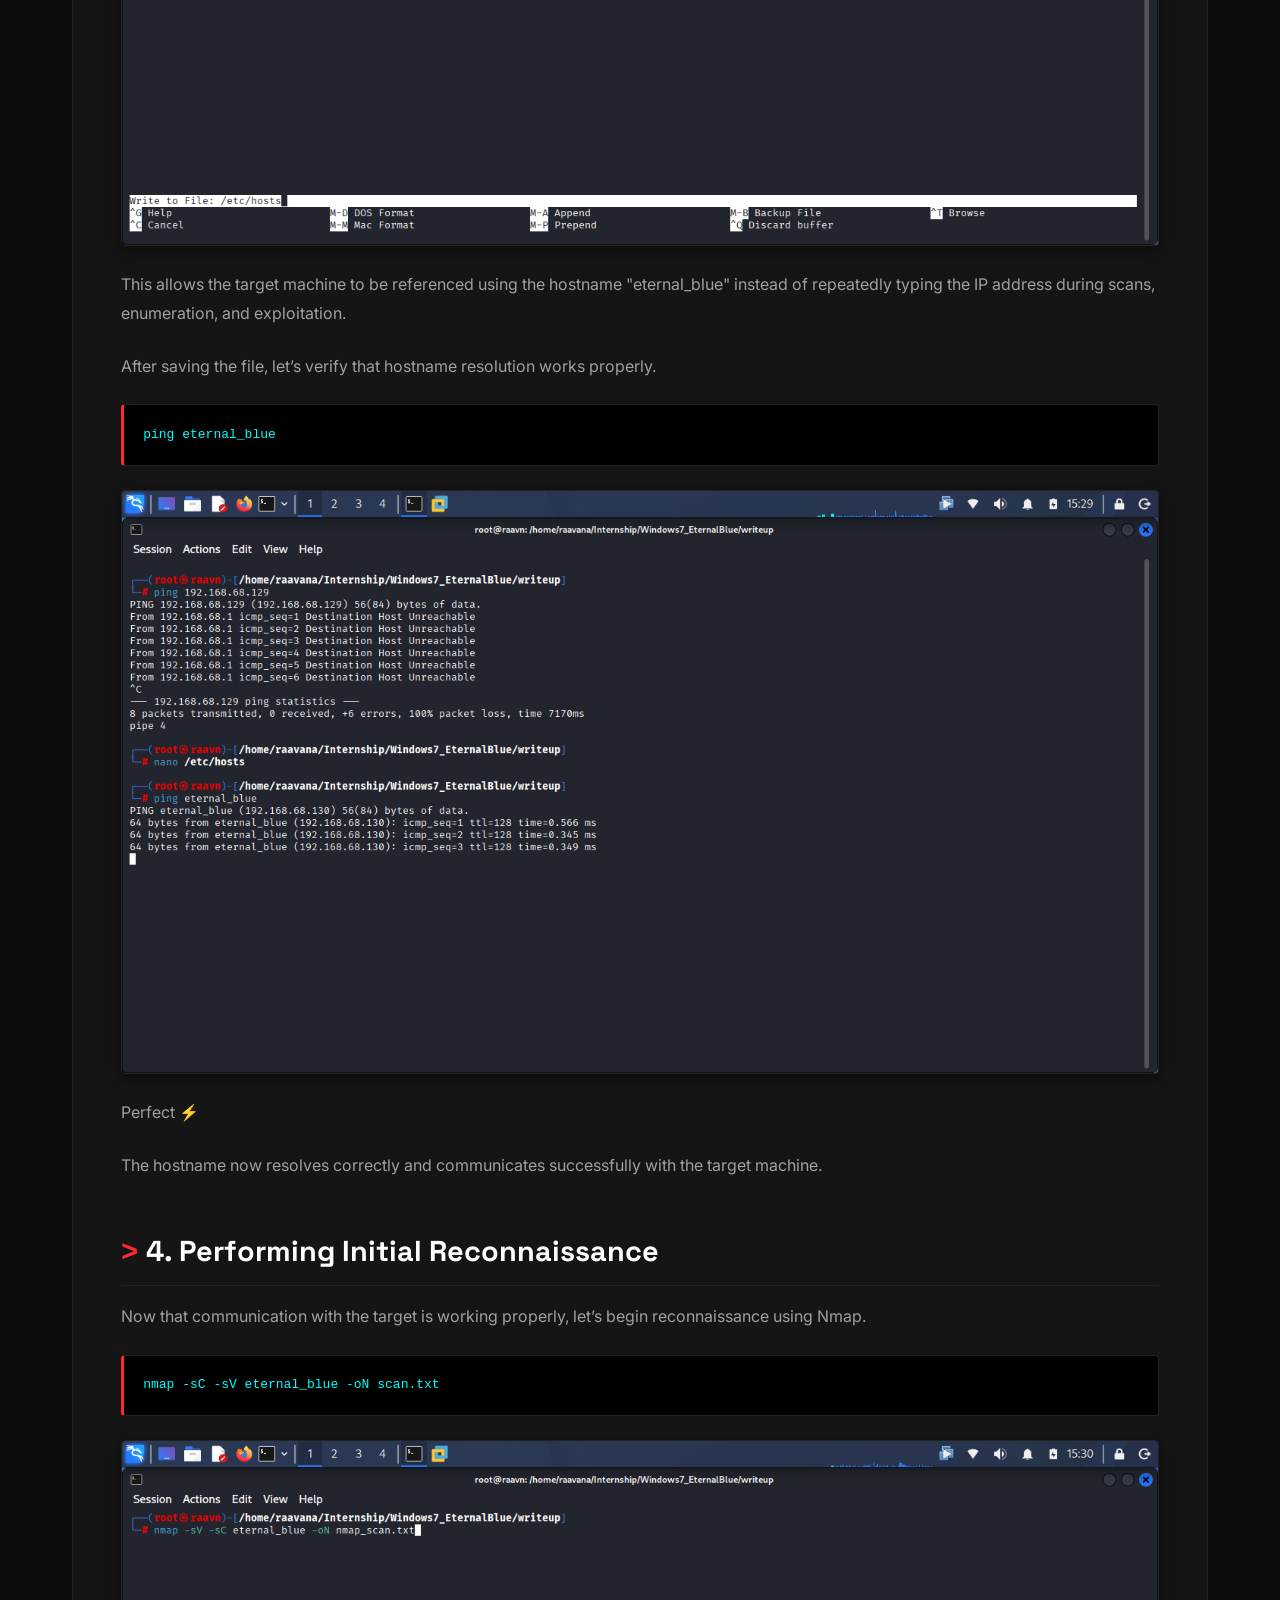
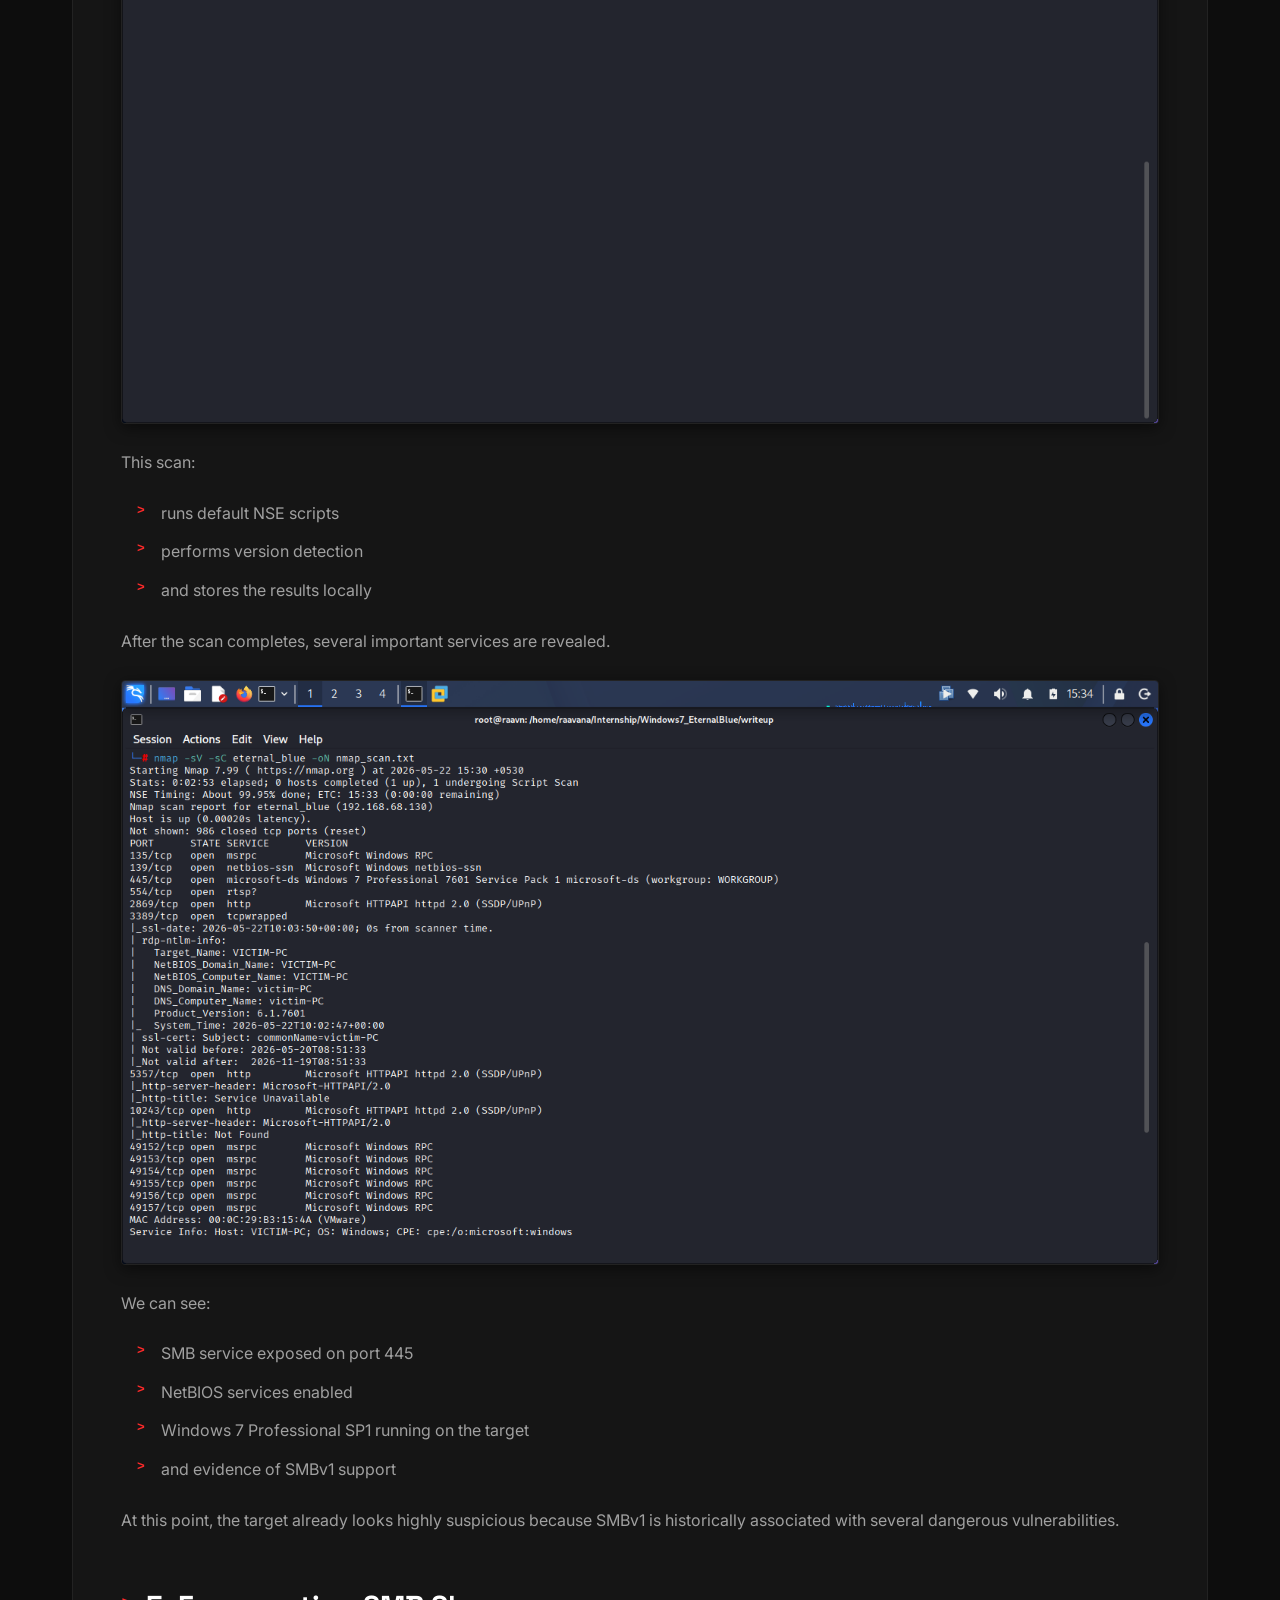
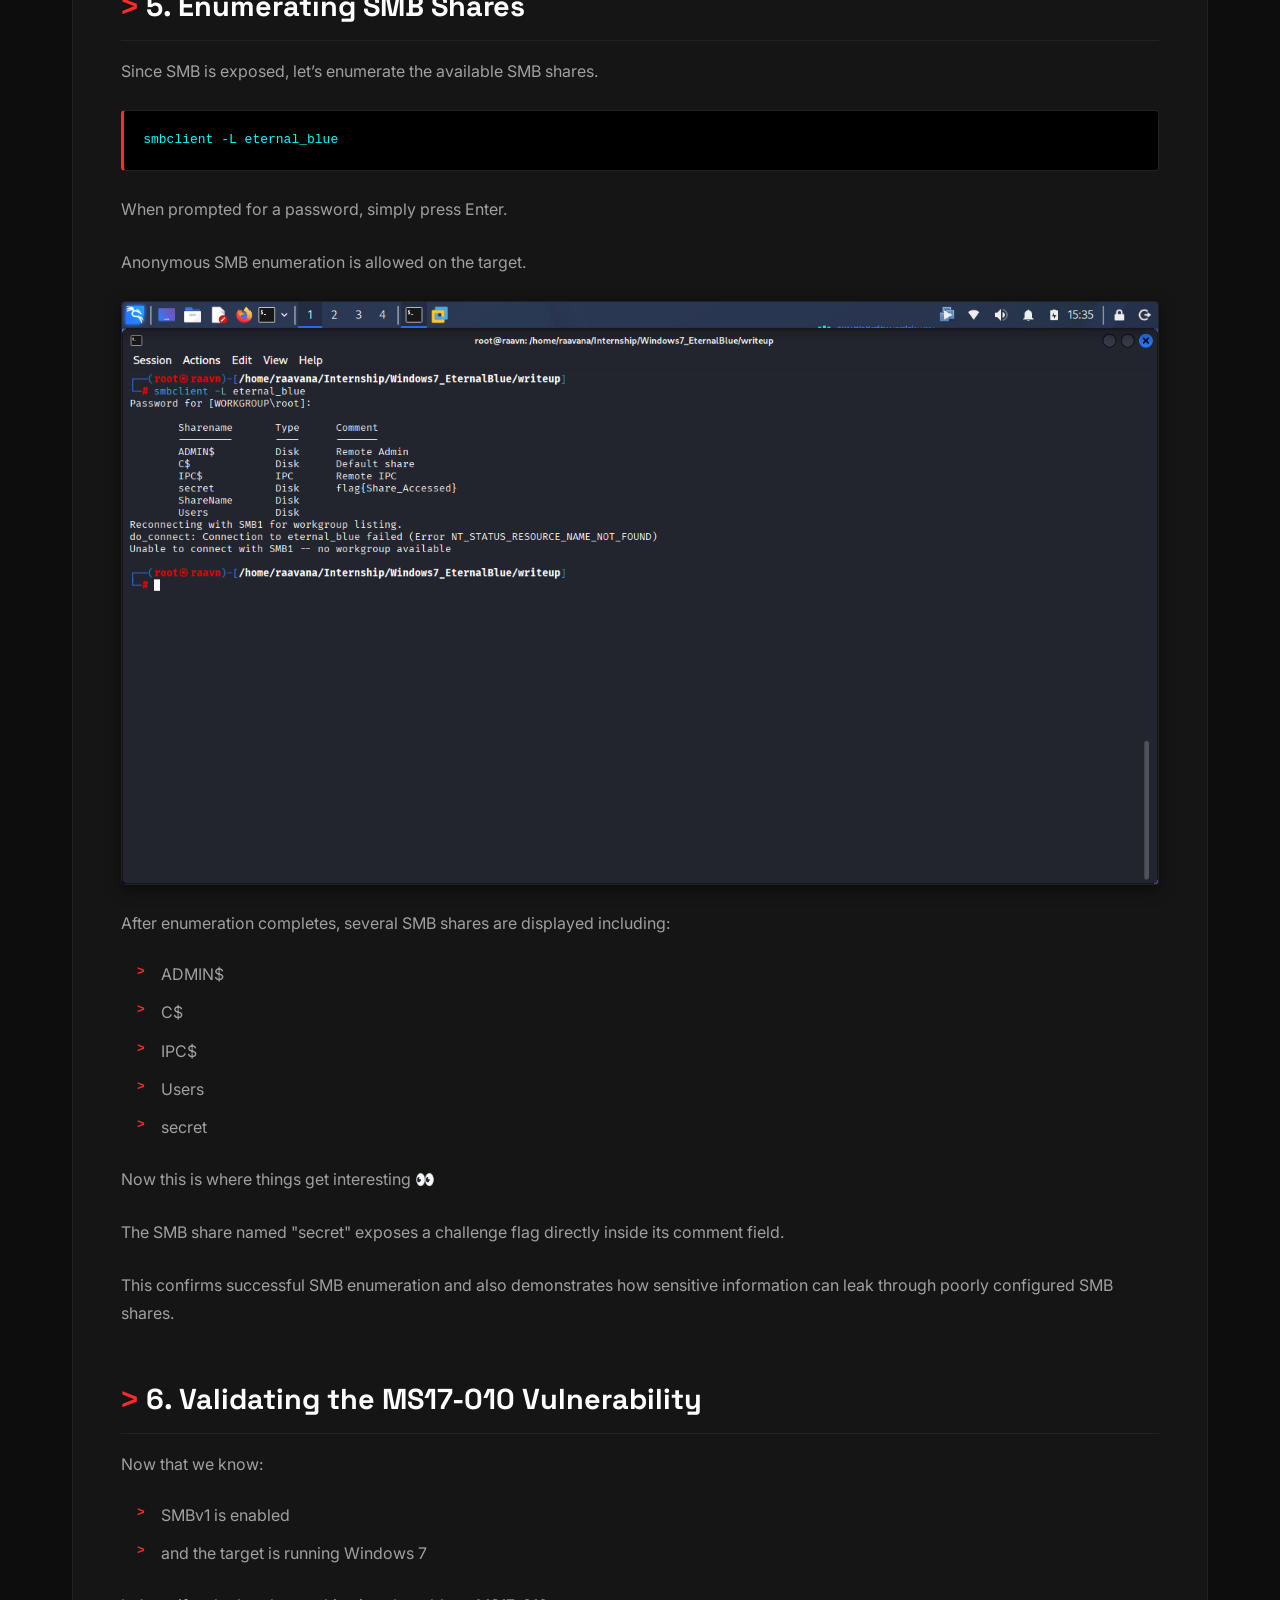
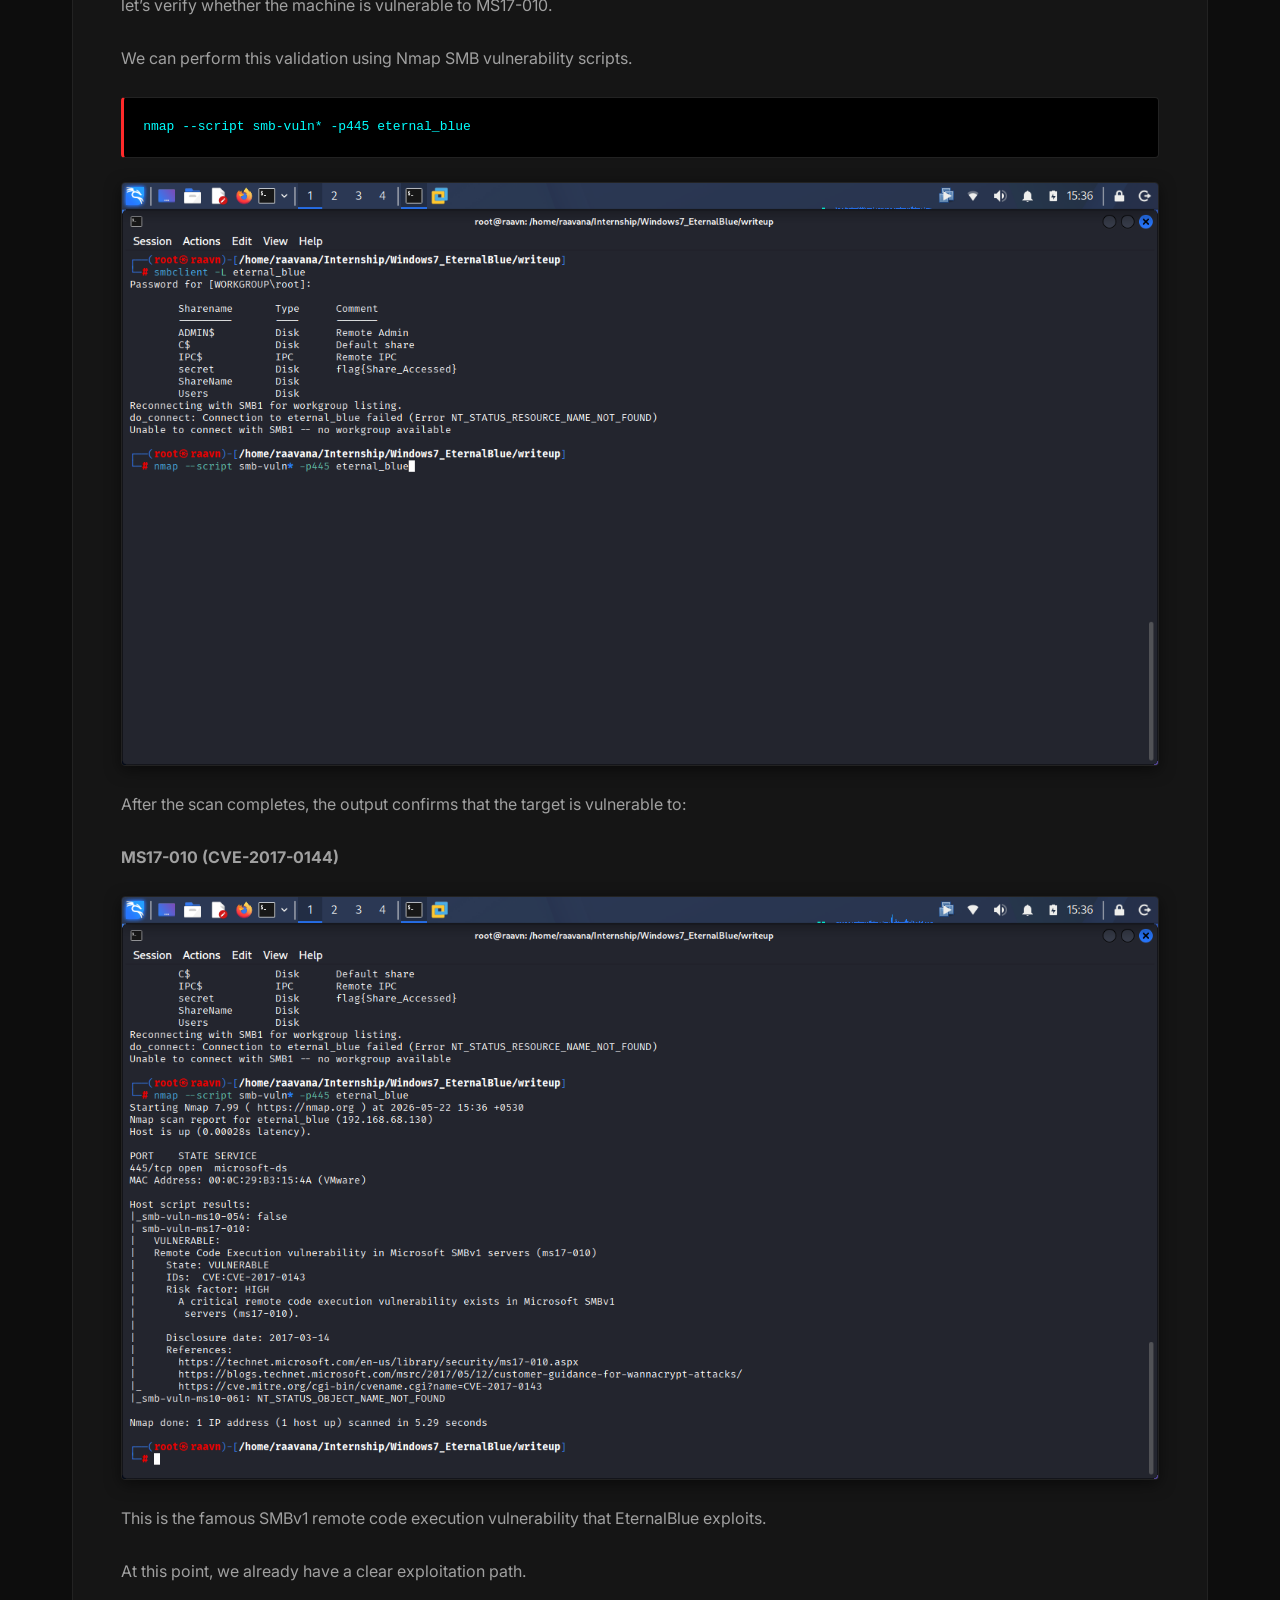
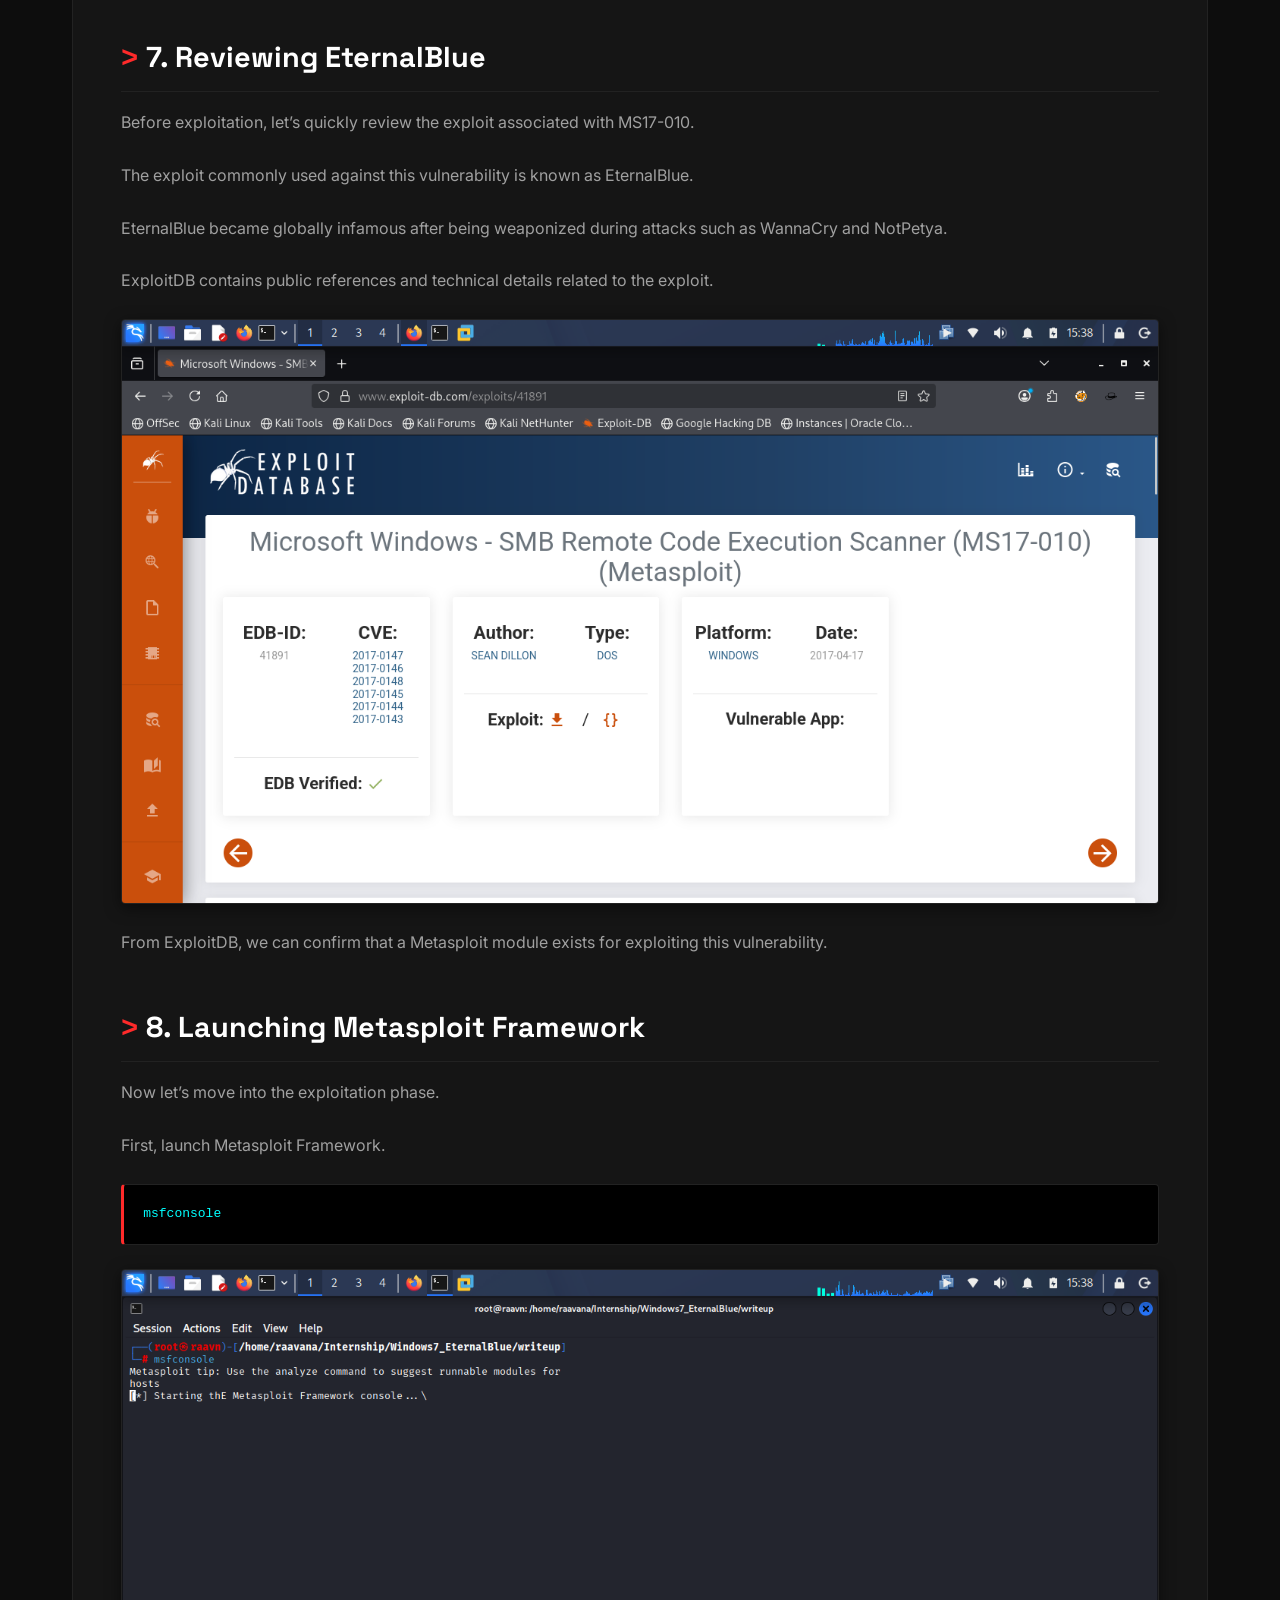
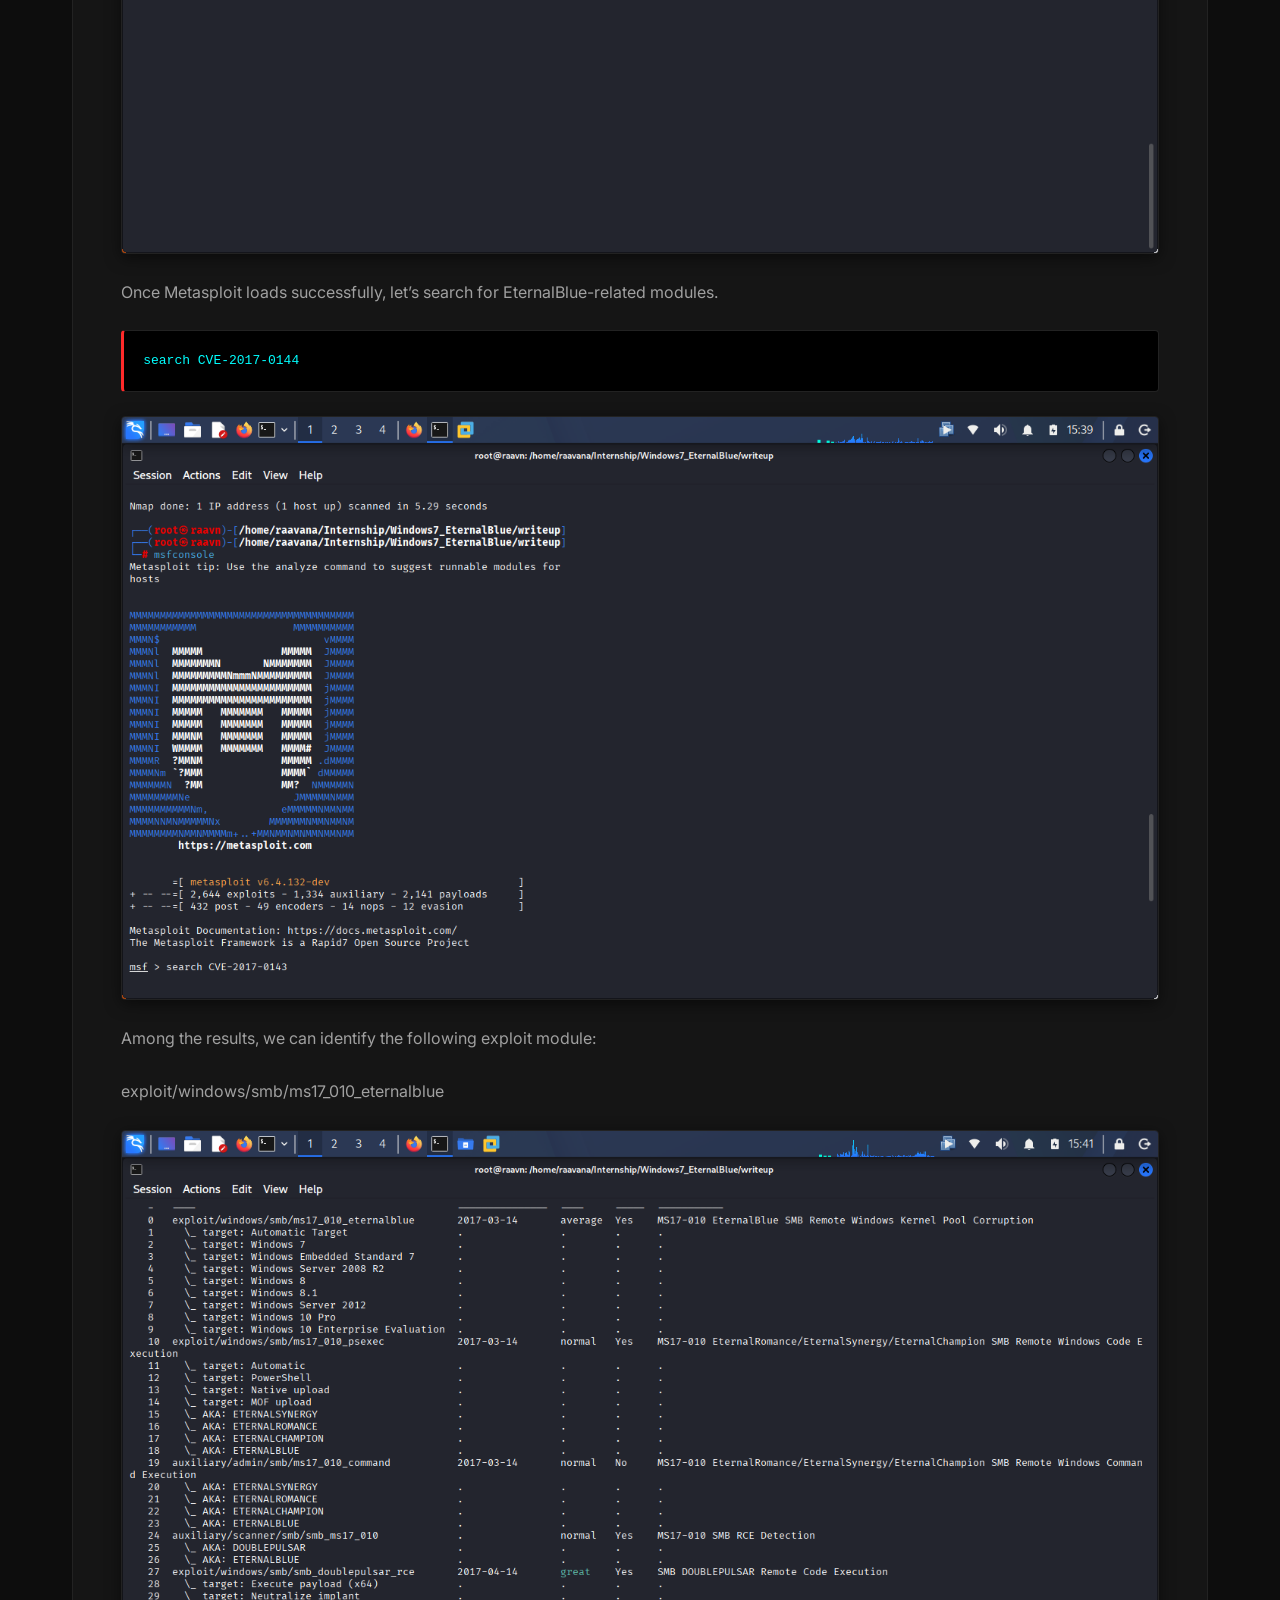
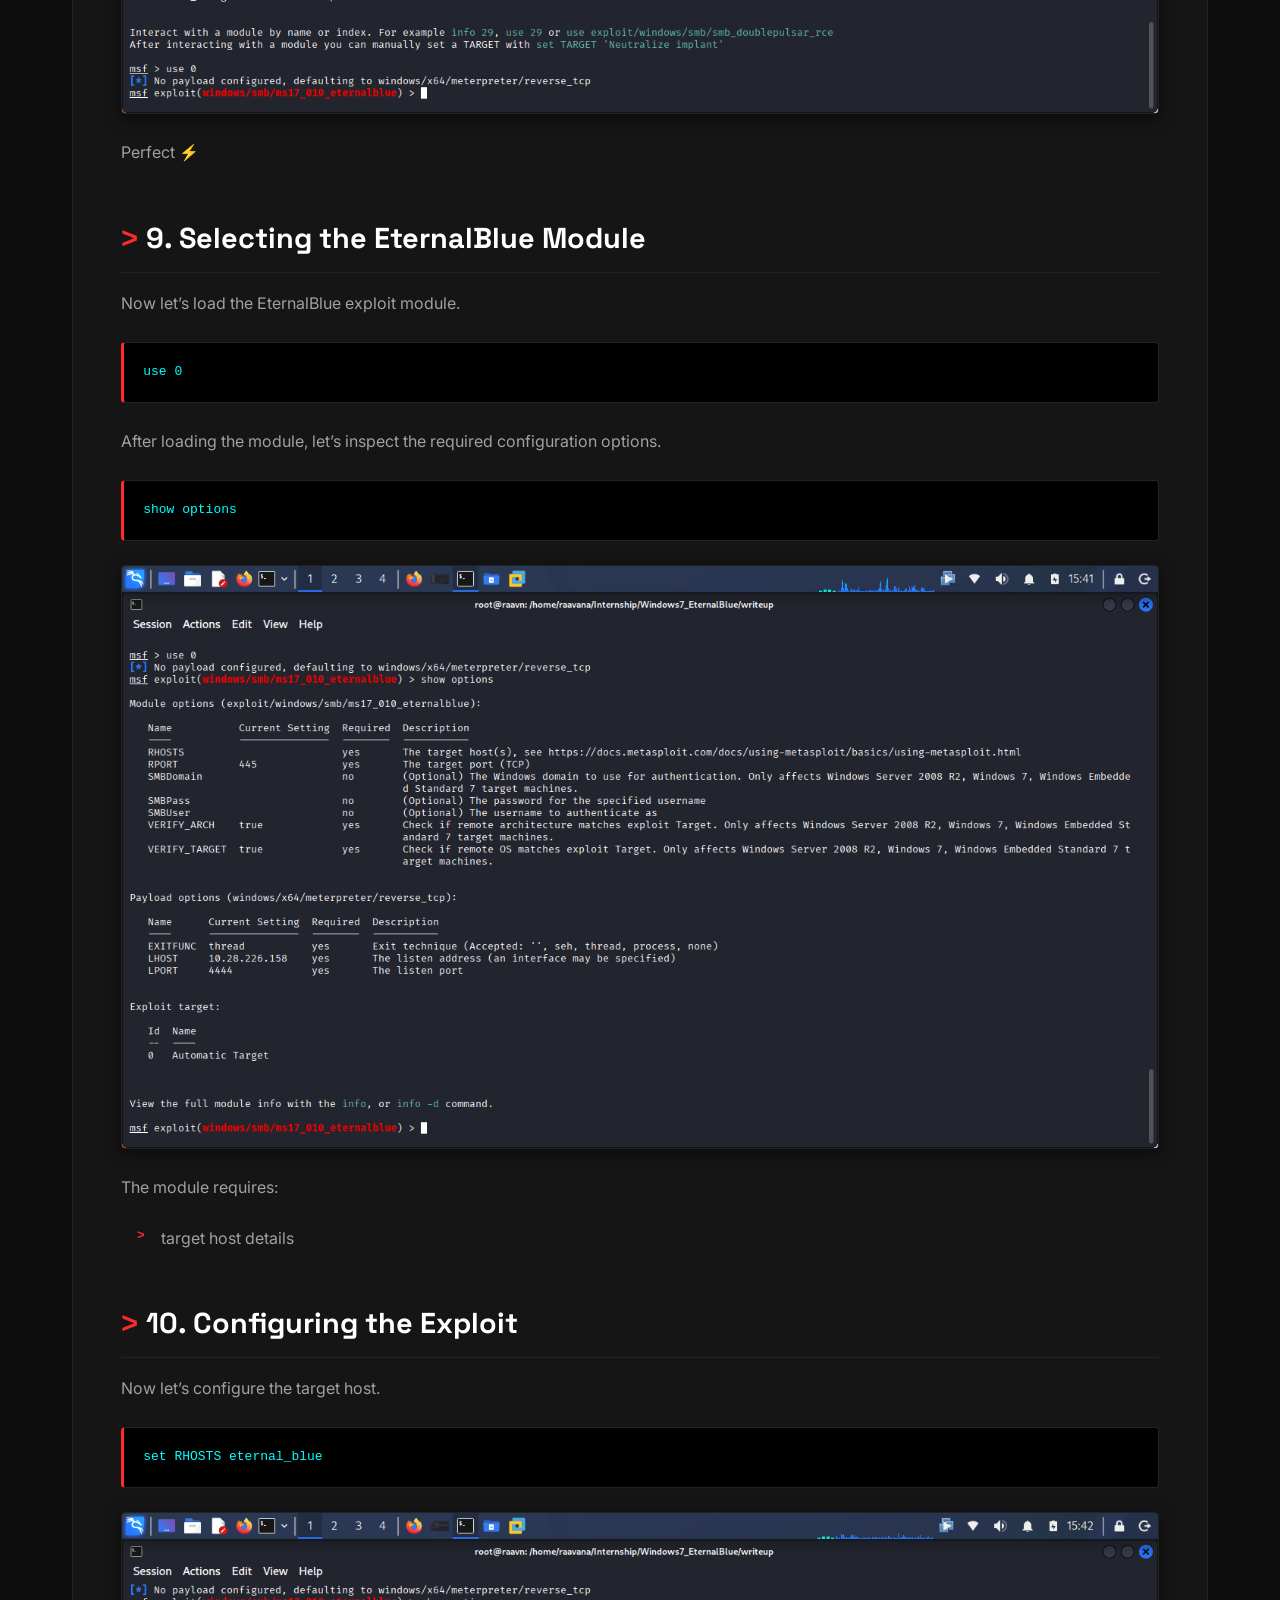
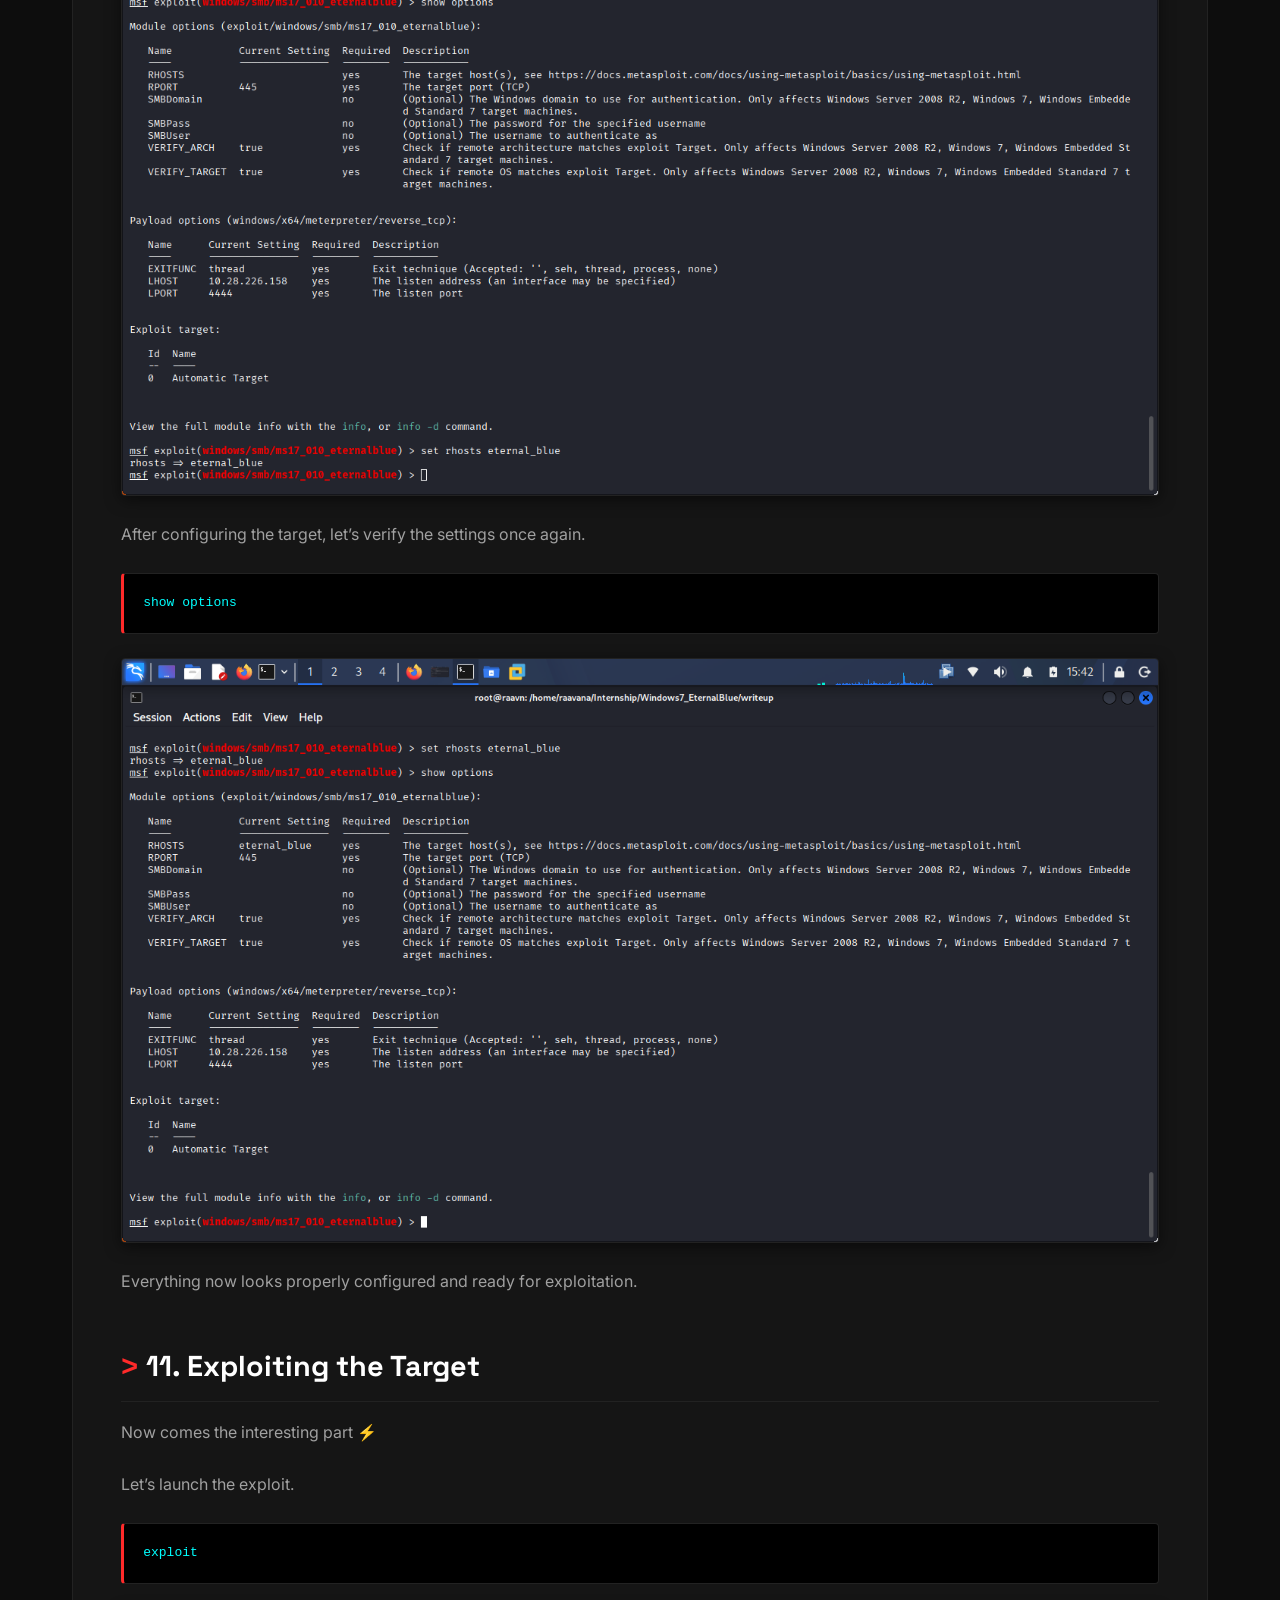
<file: writeups/eternalblue.html>
<!DOCTYPE html>
<html lang="en">

<head>
    <meta charset="UTF-8">
    <meta name="viewport" content="width=device-width, initial-scale=1.0">
    <title>EternalBlue Walkthrough | Revan Kumar</title>
    <link
        href="https://fonts.googleapis.com/css2?family=Inter:wght@300;400;500;600&family=Space+Grotesk:wght@400;600;700&display=swap"
        rel="stylesheet">
    <link rel="stylesheet" href="../css/style.css">
    <style>
        .writeup-content {
            background: var(--card-bg);
            border: 1px solid var(--card-border);
            border-radius: 4px;
            padding: 3rem;
            margin-bottom: 2rem;
            position: relative;
            overflow: hidden;
        }

        .writeup-content::before {
            content: '';
            position: absolute;
            top: 0;
            left: 0;
            width: 100%;
            height: 2px;
            background: var(--accent-primary);
            box-shadow: 0 0 10px var(--accent-primary);
        }

        .writeup-section {
            margin-bottom: 3rem;
        }

        .writeup-section h2 {
            color: var(--text-main);
            font-size: 1.8rem;
            margin-bottom: 1rem;
            border-bottom: 1px solid var(--card-border);
            padding-bottom: 0.5rem;
            font-family: var(--font-heading);
        }

        .writeup-section h2::before {
            content: '>';
            color: var(--accent-primary);
            margin-right: 0.5rem;
            font-family: monospace;
        }

        .writeup-section h3 {
            color: var(--text-main);
            font-size: 1.3rem;
            margin-top: 2rem;
            margin-bottom: 1rem;
            font-family: var(--font-heading);
        }

        .writeup-text {
            color: var(--text-muted);
            margin-bottom: 1.5rem;
            line-height: 1.8;
            font-family: var(--font-body);
        }

        .code-block {
            background: #000;
            border: 1px solid var(--card-border);
            border-radius: 4px;
            padding: 1.2rem;
            font-family: monospace;
            color: var(--accent-secondary);
            margin-bottom: 1.5rem;
            overflow-x: auto;
            border-left: 3px solid var(--accent-primary);
        }

        .writeup-image {
            max-width: 100%;
            border: 1px solid var(--card-border);
            border-radius: 4px;
            margin: 1.5rem 0;
            display: block;
            box-shadow: 0 4px 15px rgba(0, 0, 0, 0.5);
            transition: border-color var(--transition-fast);
        }

        .writeup-image:hover {
            border-color: rgba(255, 42, 42, 0.5);
        }

        .finding-list {
            list-style-type: none;
            padding-left: 1rem;
            margin-bottom: 1.5rem;
        }

        .finding-list li {
            color: var(--text-muted);
            margin-bottom: 0.8rem;
            position: relative;
            padding-left: 1.5rem;
            line-height: 1.6;
        }

        .finding-list li::before {
            content: '>';
            color: var(--accent-primary);
            position: absolute;
            left: 0;
            font-family: monospace;
            font-weight: bold;
        }

        .badge-container {
            display: flex;
            gap: 0.8rem;
            margin-bottom: 2.5rem;
            flex-wrap: wrap;
        }

        @media (max-width: 768px) {
            .writeup-content {
                padding: 1.5rem;
            }
        }
    </style>
</head>

<body>
    <div id="navbar-placeholder"></div>

    <main class="container">
        <section style="padding: 4rem 0 2rem 0;">
            <div>
                <p class="terminal-text" style="margin-bottom: 0.5rem;">&gt; cat eternalblue_notes.txt</p>
                <h1 class="section-title">EternalBlue – Full Walkthrough</h1>

                <div class="badge-container">
                    <span class="badge"
                        style="border-color: var(--accent-secondary); color: var(--accent-secondary);">HackersDaddy
                        Internship</span>
                    <span class="badge"
                        style="border-color: var(--accent-secondary); color: var(--accent-secondary);">Windows
                        Exploitation</span>
                    <span class="badge"
                        style="border-color: var(--accent-secondary); color: var(--accent-secondary);">SMB
                        Exploitation</span>
                    <span class="badge"
                        style="border-color: var(--accent-secondary); color: var(--accent-secondary);">EternalBlue</span>
                    <span class="badge"
                        style="border-color: var(--accent-secondary); color: var(--accent-secondary);">Post
                        Exploitation</span>
                </div>
            </div>

            <div class="writeup-content">

                <!-- 1. Introduction -->
                <div class="writeup-section">
                    <h2>1. Introduction</h2>
                    <p class="writeup-text">Hey everyone 👋</p>
                    <p class="writeup-text">In this walkthrough, we’ll be exploiting a vulnerable Windows 7 machine as
                        part of one of the practical penetration testing tasks assigned during my internship at
                        HackersDaddy.</p>
                    <p class="writeup-text">This machine is vulnerable to MS17-010, a critical SMBv1 remote code
                        execution vulnerability that can be exploited using EternalBlue.</p>
                    <p class="writeup-text">Our objective here is to:</p>
                    <ul class="finding-list">
                        <li>enumerate the target machine</li>
                        <li>identify exposed services</li>
                        <li>validate the vulnerability</li>
                        <li>gain remote access</li>
                        <li>and retrieve both challenge flags</li>
                    </ul>
                    <p class="writeup-text">During this process, we’ll move from simple SMB enumeration all the way to
                        obtaining a SYSTEM-level shell on the target machine.</p>
                    <p class="writeup-text">So let’s jump straight into the exploitation process ⚡</p>
                </div>

                <!-- 2. Verifying Connectivity With the Target -->
                <div class="writeup-section">
                    <h2>2. Verifying Connectivity With the Target</h2>
                    <p class="writeup-text">Before starting reconnaissance, let’s first verify whether the target
                        machine is reachable.</p>
                    <div class="code-block">ping &lt;target-ip&gt;</div>
                    <img src="../assets/writeups/EternalBlue/1)IP_Ping.png" alt="Successful ping screenshot"
                        class="writeup-image">
                    <p class="writeup-text">The target responds successfully, confirming proper network communication
                        between the attacker and victim machines.</p>
                </div>

                <!-- 3. Configuring the Hosts File -->
                <div class="writeup-section">
                    <h2>3. Configuring the Hosts File</h2>
                    <p class="writeup-text">Since we’ll be interacting with the target multiple times throughout
                        enumeration and exploitation, repeatedly typing the IP address can become inconvenient.</p>
                    <p class="writeup-text">To simplify the workflow, let’s configure a hostname entry inside the local
                        hosts file.</p>
                    <div class="code-block">nano /etc/hosts</div>
                    <img src="../assets/writeups/EternalBlue/2)ETC_Hosts.png" alt="/etc/hosts screenshot"
                        class="writeup-image">
                    <p class="writeup-text">Now let’s add an entry similar to:</p>
                    <p class="writeup-text">192.168.x.x eternal_blue</p>
                    <img src="../assets/writeups/EternalBlue/3)Add_To_Hosts.png" alt="Modified hosts file screenshot"
                        class="writeup-image">
                    <p class="writeup-text">This allows the target machine to be referenced using the hostname
                        "eternal_blue" instead of repeatedly typing the IP address during scans, enumeration, and
                        exploitation.</p>
                    <p class="writeup-text">After saving the file, let’s verify that hostname resolution works properly.
                    </p>
                    <div class="code-block">ping eternal_blue</div>
                    <img src="../assets/writeups/EternalBlue/4)Name_Ping.png" alt="Successful hostname ping screenshot"
                        class="writeup-image">
                    <p class="writeup-text">Perfect ⚡</p>
                    <p class="writeup-text">The hostname now resolves correctly and communicates successfully with the
                        target machine.</p>
                </div>

                <!-- 4. Performing Initial Reconnaissance -->
                <div class="writeup-section">
                    <h2>4. Performing Initial Reconnaissance</h2>
                    <p class="writeup-text">Now that communication with the target is working properly, let’s begin
                        reconnaissance using Nmap.</p>
                    <div class="code-block">nmap -sC -sV eternal_blue -oN scan.txt</div>
                    <img src="../assets/writeups/EternalBlue/5)Simple_nmap_Scan_Command.png"
                        alt="Nmap scan command screenshot" class="writeup-image">
                    <p class="writeup-text">This scan:</p>
                    <ul class="finding-list">
                        <li>runs default NSE scripts</li>
                        <li>performs version detection</li>
                        <li>and stores the results locally</li>
                    </ul>
                    <p class="writeup-text">After the scan completes, several important services are revealed.</p>
                    <img src="../assets/writeups/EternalBlue/6)Simple_nmap_Scan_Command_Result.png"
                        alt="Nmap scan result screenshot" class="writeup-image">
                    <p class="writeup-text">We can see:</p>
                    <ul class="finding-list">
                        <li>SMB service exposed on port 445</li>
                        <li>NetBIOS services enabled</li>
                        <li>Windows 7 Professional SP1 running on the target</li>
                        <li>and evidence of SMBv1 support</li>
                    </ul>
                    <p class="writeup-text">At this point, the target already looks highly suspicious because SMBv1 is
                        historically associated with several dangerous vulnerabilities.</p>
                </div>

                <!-- 5. Enumerating SMB Shares -->
                <div class="writeup-section">
                    <h2>5. Enumerating SMB Shares</h2>
                    <p class="writeup-text">Since SMB is exposed, let’s enumerate the available SMB shares.</p>
                    <div class="code-block">smbclient -L eternal_blue</div>
                    <p class="writeup-text">When prompted for a password, simply press Enter.</p>
                    <p class="writeup-text">Anonymous SMB enumeration is allowed on the target.</p>
                    <img src="../assets/writeups/EternalBlue/7)Accessing_Shares(F1).png"
                        alt="SMB share enumeration screenshot containing the first flag" class="writeup-image">
                    <p class="writeup-text">After enumeration completes, several SMB shares are displayed including:</p>
                    <ul class="finding-list">
                        <li>ADMIN$</li>
                        <li>C$</li>
                        <li>IPC$</li>
                        <li>Users</li>
                        <li>secret</li>
                    </ul>
                    <p class="writeup-text">Now this is where things get interesting 👀</p>
                    <p class="writeup-text">The SMB share named "secret" exposes a challenge flag directly inside its
                        comment field.</p>
                    <p class="writeup-text">This confirms successful SMB enumeration and also demonstrates how sensitive
                        information can leak through poorly configured SMB shares.</p>
                </div>

                <!-- 6. Validating the MS17-010 Vulnerability -->
                <div class="writeup-section">
                    <h2>6. Validating the MS17-010 Vulnerability</h2>
                    <p class="writeup-text">Now that we know:</p>
                    <ul class="finding-list">
                        <li>SMBv1 is enabled</li>
                        <li>and the target is running Windows 7</li>
                    </ul>
                    <p class="writeup-text">let’s verify whether the machine is vulnerable to MS17-010.</p>
                    <p class="writeup-text">We can perform this validation using Nmap SMB vulnerability scripts.</p>
                    <div class="code-block">nmap --script smb-vuln* -p445 eternal_blue</div>
                    <img src="../assets/writeups/EternalBlue/8)nmap_smb_vuln_scan_command.png"
                        alt="SMB vulnerability scan command screenshot" class="writeup-image">
                    <p class="writeup-text">After the scan completes, the output confirms that the target is vulnerable
                        to:</p>
                    <p class="writeup-text"><strong>MS17-010 (CVE-2017-0144)</strong></p>
                    <img src="../assets/writeups/EternalBlue/9)nmap_smb_vuln_scan_result.png"
                        alt="SMB vulnerability scan result screenshot" class="writeup-image">
                    <p class="writeup-text">This is the famous SMBv1 remote code execution vulnerability that
                        EternalBlue exploits.</p>
                    <p class="writeup-text">At this point, we already have a clear exploitation path.</p>
                </div>

                <!-- 7. Reviewing EternalBlue -->
                <div class="writeup-section">
                    <h2>7. Reviewing EternalBlue</h2>
                    <p class="writeup-text">Before exploitation, let’s quickly review the exploit associated with
                        MS17-010.</p>
                    <p class="writeup-text">The exploit commonly used against this vulnerability is known as
                        EternalBlue.</p>
                    <p class="writeup-text">EternalBlue became globally infamous after being weaponized during attacks
                        such as WannaCry and NotPetya.</p>
                    <p class="writeup-text">ExploitDB contains public references and technical details related to the
                        exploit.</p>
                    <img src="../assets/writeups/EternalBlue/10)ExploitDB.png" alt="ExploitDB EternalBlue screenshot"
                        class="writeup-image">
                    <p class="writeup-text">From ExploitDB, we can confirm that a Metasploit module exists for
                        exploiting this vulnerability.</p>
                </div>

                <!-- 8. Launching Metasploit Framework -->
                <div class="writeup-section">
                    <h2>8. Launching Metasploit Framework</h2>
                    <p class="writeup-text">Now let’s move into the exploitation phase.</p>
                    <p class="writeup-text">First, launch Metasploit Framework.</p>
                    <div class="code-block">msfconsole</div>
                    <img src="../assets/writeups/EternalBlue/11)Starting_Metasploit.png"
                        alt="Metasploit startup screenshot" class="writeup-image">
                    <p class="writeup-text">Once Metasploit loads successfully, let’s search for EternalBlue-related
                        modules.</p>
                    <div class="code-block">search CVE-2017-0144</div>
                    <img src="../assets/writeups/EternalBlue/12)Searching_in_metasploit_result.png"
                        alt="Metasploit search command screenshot" class="writeup-image">
                    <p class="writeup-text">Among the results, we can identify the following exploit module:</p>
                    <p class="writeup-text">exploit/windows/smb/ms17_010_eternalblue</p>
                    <img src="../assets/writeups/EternalBlue/13)Metasploit_search_result.png"
                        alt="Metasploit search result screenshot" class="writeup-image">
                    <p class="writeup-text">Perfect ⚡</p>
                </div>

                <!-- 9. Selecting the EternalBlue Module -->
                <div class="writeup-section">
                    <h2>9. Selecting the EternalBlue Module</h2>
                    <p class="writeup-text">Now let’s load the EternalBlue exploit module.</p>
                    <div class="code-block">use 0</div>
                    <p class="writeup-text">After loading the module, let’s inspect the required configuration options.
                    </p>
                    <div class="code-block">show options</div>
                    <img src="../assets/writeups/EternalBlue/14)Requirements_check.png" alt="show options screenshot"
                        class="writeup-image">
                    <p class="writeup-text">The module requires:</p>
                    <ul class="finding-list">
                        <li>target host details</li>
                    </ul>
                </div>

                <!-- 10. Configuring the Exploit -->
                <div class="writeup-section">
                    <h2>10. Configuring the Exploit</h2>
                    <p class="writeup-text">Now let’s configure the target host.</p>
                    <div class="code-block">set RHOSTS eternal_blue</div>
                    <img src="../assets/writeups/EternalBlue/15)Setting_Target.png" alt="set RHOSTS screenshot"
                        class="writeup-image">
                    <p class="writeup-text">After configuring the target, let’s verify the settings once again.</p>
                    <div class="code-block">show options</div>
                    <img src="../assets/writeups/EternalBlue/16)Recheck.png" alt="recheck/show options screenshot"
                        class="writeup-image">
                    <p class="writeup-text">Everything now looks properly configured and ready for exploitation.</p>
                </div>

                <!-- 11. Exploiting the Target -->
                <div class="writeup-section">
                    <h2>11. Exploiting the Target</h2>
                    <p class="writeup-text">Now comes the interesting part ⚡</p>
                    <p class="writeup-text">Let’s launch the exploit.</p>
                    <div class="code-block">exploit</div>
                    <img src="../assets/writeups/EternalBlue/17)Running_Exploit.png" alt="exploit execution screenshot"
                        class="writeup-image">
                    <p class="writeup-text">During execution:</p>
                    <ul class="finding-list">
                        <li>the vulnerability gets validated</li>
                        <li>SMB memory structures are manipulated</li>
                        <li>EternalBlue triggers remote memory corruption</li>
                        <li>and the payload gets delivered to the target machine</li>
                    </ul>
                    <p class="writeup-text">Within a few seconds, the exploit successfully opens a Meterpreter session.
                    </p>
                    <img src="../assets/writeups/EternalBlue/18)Meterpreter_Session.png"
                        alt="successful Meterpreter session screenshot" class="writeup-image">
                    <p class="writeup-text">That confirms successful remote code execution against the vulnerable
                        Windows machine.</p>
                </div>

                <!-- 12. Exploring Meterpreter -->
                <div class="writeup-section">
                    <h2>12. Exploring Meterpreter</h2>
                    <p class="writeup-text">Now that we have a Meterpreter session, let’s quickly look at some available
                        Meterpreter functionalities.</p>
                    <div class="code-block">help</div>
                    <img src="../assets/writeups/EternalBlue/19)Meterpreter_Help.png" alt="Meterpreter help screenshot"
                        class="writeup-image">
                    <p class="writeup-text">Meterpreter provides several powerful post-exploitation features including:
                    </p>
                    <ul class="finding-list">
                        <li>filesystem interaction</li>
                        <li>shell spawning</li>
                        <li>process migration</li>
                        <li>screenshot capture</li>
                        <li>keylogging</li>
                        <li>privilege management</li>
                        <li>and persistence capabilities</li>
                    </ul>
                    <p class="writeup-text">Now let’s gather some basic information about the compromised system.</p>
                    <div class="code-block">sysinfo</div>
                    <img src="../assets/writeups/EternalBlue/20)Sysinfo.png" alt="sysinfo screenshot"
                        class="writeup-image">
                    <p class="writeup-text">The output confirms:</p>
                    <ul class="finding-list">
                        <li>Windows 7 Professional SP1</li>
                        <li>x64 architecture</li>
                        <li>target hostname</li>
                        <li>WORKGROUP domain details</li>
                    </ul>
                </div>

                <!-- 13. Spawning a Native Windows Shell -->
                <div class="writeup-section">
                    <h2>13. Spawning a Native Windows Shell</h2>
                    <p class="writeup-text">Now let’s spawn a native Windows command shell from Meterpreter.</p>
                    <div class="code-block">shell</div>
                    <img src="../assets/writeups/EternalBlue/21)Getting_Windows_Shell.png"
                        alt="Windows shell screenshot" class="writeup-image">
                    <p class="writeup-text">Perfect ⚡</p>
                    <p class="writeup-text">We now have direct command-line interaction with the operating system.</p>
                    <p class="writeup-text">The shell successfully lands inside:</p>
                    <p class="writeup-text"><strong>C:\Windows\system32&gt;</strong></p>
                </div>

                <!-- 14. Verifying SYSTEM-Level Access -->
                <div class="writeup-section">
                    <h2>14. Verifying SYSTEM-Level Access</h2>
                    <p class="writeup-text">Before moving further, let’s verify our privilege level.</p>
                    <div class="code-block">whoami</div>
                    <img src="../assets/writeups/EternalBlue/22)Current_User_level_Check.png" alt="whoami screenshot"
                        class="writeup-image">
                    <p class="writeup-text">The output returns:</p>
                    <p class="writeup-text"><strong>nt authority\system</strong></p>
                    <p class="writeup-text">This confirms:</p>
                    <ul class="finding-list">
                        <li>complete SYSTEM-level compromise</li>
                        <li>highest privilege level on Windows</li>
                        <li>unrestricted administrative access over the target machine</li>
                    </ul>
                </div>

                <!-- 15. Enumerating the Filesystem -->
                <div class="writeup-section">
                    <h2>15. Enumerating the Filesystem</h2>
                    <p class="writeup-text">Now let’s start enumerating the filesystem and look for the remaining
                        challenge flag.</p>
                    <p class="writeup-text">We’ll begin from the root of the C: drive.</p>
                    <div class="code-block">cd ..</div>
                    <div class="code-block">cd ..</div>
                    <div class="code-block">dir</div>
                    <img src="../assets/writeups/EternalBlue/23)Flag_in_C_drive.png"
                        alt="Root directory enumeration screenshot" class="writeup-image">
                    <p class="writeup-text">Several directories and files become visible including:</p>
                    <ul class="finding-list">
                        <li>Program Files</li>
                        <li>Users</li>
                        <li>Windows</li>
                        <li>secret</li>
                        <li>flag.txt</li>
                    </ul>
                    <p class="writeup-text">The file named flag.txt immediately looks promising.</p>
                    <p class="writeup-text">So let’s inspect it.</p>
                    <div class="code-block">type flag.txt</div>
                    <p class="writeup-text">However, the content only displays a misleading message:</p>
                    <p class="writeup-text">flag is not encrypted</p>
                    <p class="writeup-text">So this is clearly not the actual flag.</p>
                </div>

                <!-- 16. Investigating the Secret Directory -->
                <div class="writeup-section">
                    <h2>16. Investigating the Secret Directory</h2>
                    <p class="writeup-text">Now let’s move into the "secret" directory because it looks suspicious.</p>
                    <div class="code-block">cd secret</div>
                    <div class="code-block">dir</div>
                    <p class="writeup-text">Inside the directory, two files are discovered:</p>
                    <ul class="finding-list">
                        <li>flag.txt</li>
                        <li>flag-2.txt</li>
                    </ul>
                    <div class="code-block">type flag.txt</div>
                    <p class="writeup-text">The first file displays ASCII-art style content and appears intentionally
                        misleading.</p>
                    <p class="writeup-text">However, the second file contains the valid enumeration flag but it is the
                        same flag obtained during the SMB share enumeration.</p>
                    <div class="code-block">type flag-2.txt</div>
                    <img src="../assets/writeups/EternalBlue/24)Fake_Flags_in_secret_Folder.png"
                        alt="secret directory screenshot and ASCII-art screenshot" class="writeup-image">
                </div>

                <!-- 17. Enumerating the Victim User Directory -->
                <div class="writeup-section">
                    <h2>17. Enumerating the Victim User Directory</h2>
                    <p class="writeup-text">Now let’s continue enumeration inside the Users directory.</p>
                    <div class="code-block">cd C:\Users\victim</div>
                    <p class="writeup-text">Several standard Windows user folders become visible:</p>
                    <ul class="finding-list">
                        <li>Desktop</li>
                        <li>Documents</li>
                        <li>Downloads</li>
                        <li>Pictures</li>
                        <li>Videos</li>
                    </ul>
                    <p class="writeup-text">The Desktop directory contains another file named flag.txt.</p>
                    <div class="code-block">cd Desktop</div>
                    <div class="code-block">dir</div>
                    <div class="code-block">type flag.txt</div>
                    <img src="../assets/writeups/EternalBlue/25)Fake_Flag_in_Victim_Desktop.png"
                        alt="victim Desktop fake flag screenshot" class="writeup-image">
                    <p class="writeup-text">However, this once again displays misleading ASCII-art content rather than
                        the actual flag.</p>
                </div>

                <!-- 18. Retrieving the Final Flag -->
                <div class="writeup-section">
                    <h2>18. Retrieving the Final Flag</h2>
                    <p class="writeup-text">Since the Desktop directory did not contain the real flag, let’s continue
                        enumeration inside the Documents directory.</p>
                    <div class="code-block">cd Documents</div>
                    <div class="code-block">dir</div>
                    <p class="writeup-text">Inside the directory, we can see a file named proof.txt</p>
                    <p class="writeup-text">Now let’s inspect it.</p>
                    <div class="code-block">type proof.txt</div>
                    <img src="../assets/writeups/EternalBlue/26)Final_Flag_in_Victim_Documents.png"
                        alt="Documents directory screenshot containing the final flag" class="writeup-image">
                    <p class="writeup-text">Perfect ⚡</p>
                    <p class="writeup-text">The file reveals the final challenge flag.</p>
                    <p class="writeup-text">This confirms successful SYSTEM-level compromise of the vulnerable Windows 7
                        target through EternalBlue exploitation.</p>
                </div>

                <!-- 19. Attack Chain Summary -->
                <div class="writeup-section">
                    <h2>19. Attack Chain Summary</h2>
                    <p class="writeup-text">Let’s quickly recap the full attack chain:</p>
                    <ul class="finding-list">
                        <li>Connectivity verification</li>
                        <li>Host resolution configuration</li>
                        <li>Nmap reconnaissance</li>
                        <li>SMB share enumeration</li>
                        <li>MS17-010 vulnerability validation</li>
                        <li>EternalBlue exploit research</li>
                        <li>Metasploit exploitation</li>
                        <li>Meterpreter shell access</li>
                        <li>SYSTEM privilege verification</li>
                        <li>Filesystem enumeration</li>
                    </ul>
                </div>

                <!-- 20. Final Thoughts -->
                <div class="writeup-section" style="margin-bottom: 0; border-bottom: none;">
                    <h2>20. Final Thoughts</h2>
                    <p class="writeup-text">This machine was an excellent demonstration of how dangerous legacy SMBv1
                        services can become when critical vulnerabilities remain unpatched.</p>
                    <p class="writeup-text">The challenge provided practical exposure to:</p>
                    <ul class="finding-list">
                        <li>SMB enumeration</li>
                        <li>vulnerability validation</li>
                        <li>EternalBlue exploitation</li>
                        <li>Metasploit usage</li>
                        <li>post-exploitation enumeration</li>
                        <li>and Windows privilege verification</li>
                    </ul>
                    <p class="writeup-text">Overall, this was a great hands-on exercise in building a complete attack
                        chain from reconnaissance all the way to SYSTEM-level compromise ⚡</p>
                </div>

            </div>

            <a href="../writeups.html" class="btn" style="margin-bottom: 2rem;"><span>&larr; Back to Writeups</span></a>
        </section>
    </main>

    <div id="footer-placeholder"></div>

    <script>const basePath = "../";</script>
    <script src="../js/components.js"></script>
    <script src="../js/cursor.js"></script>
</body>

</html>
</file>
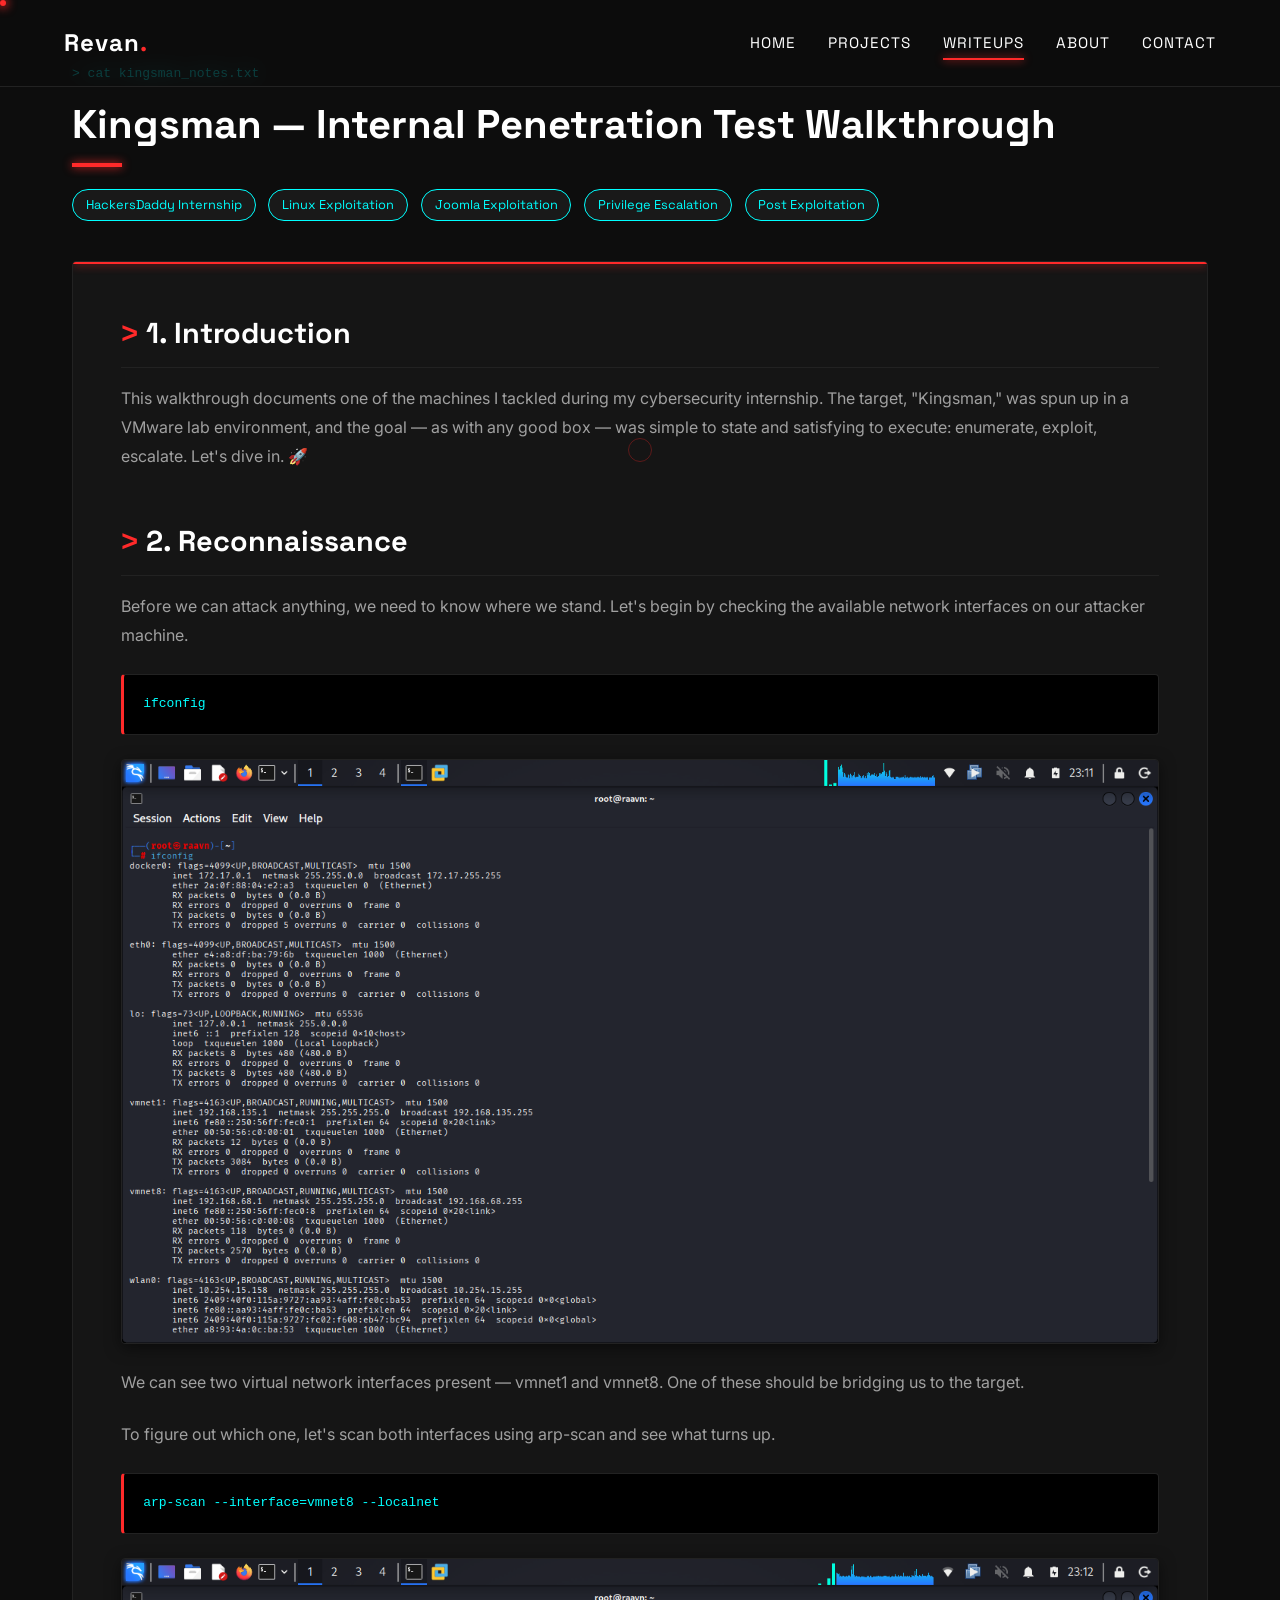
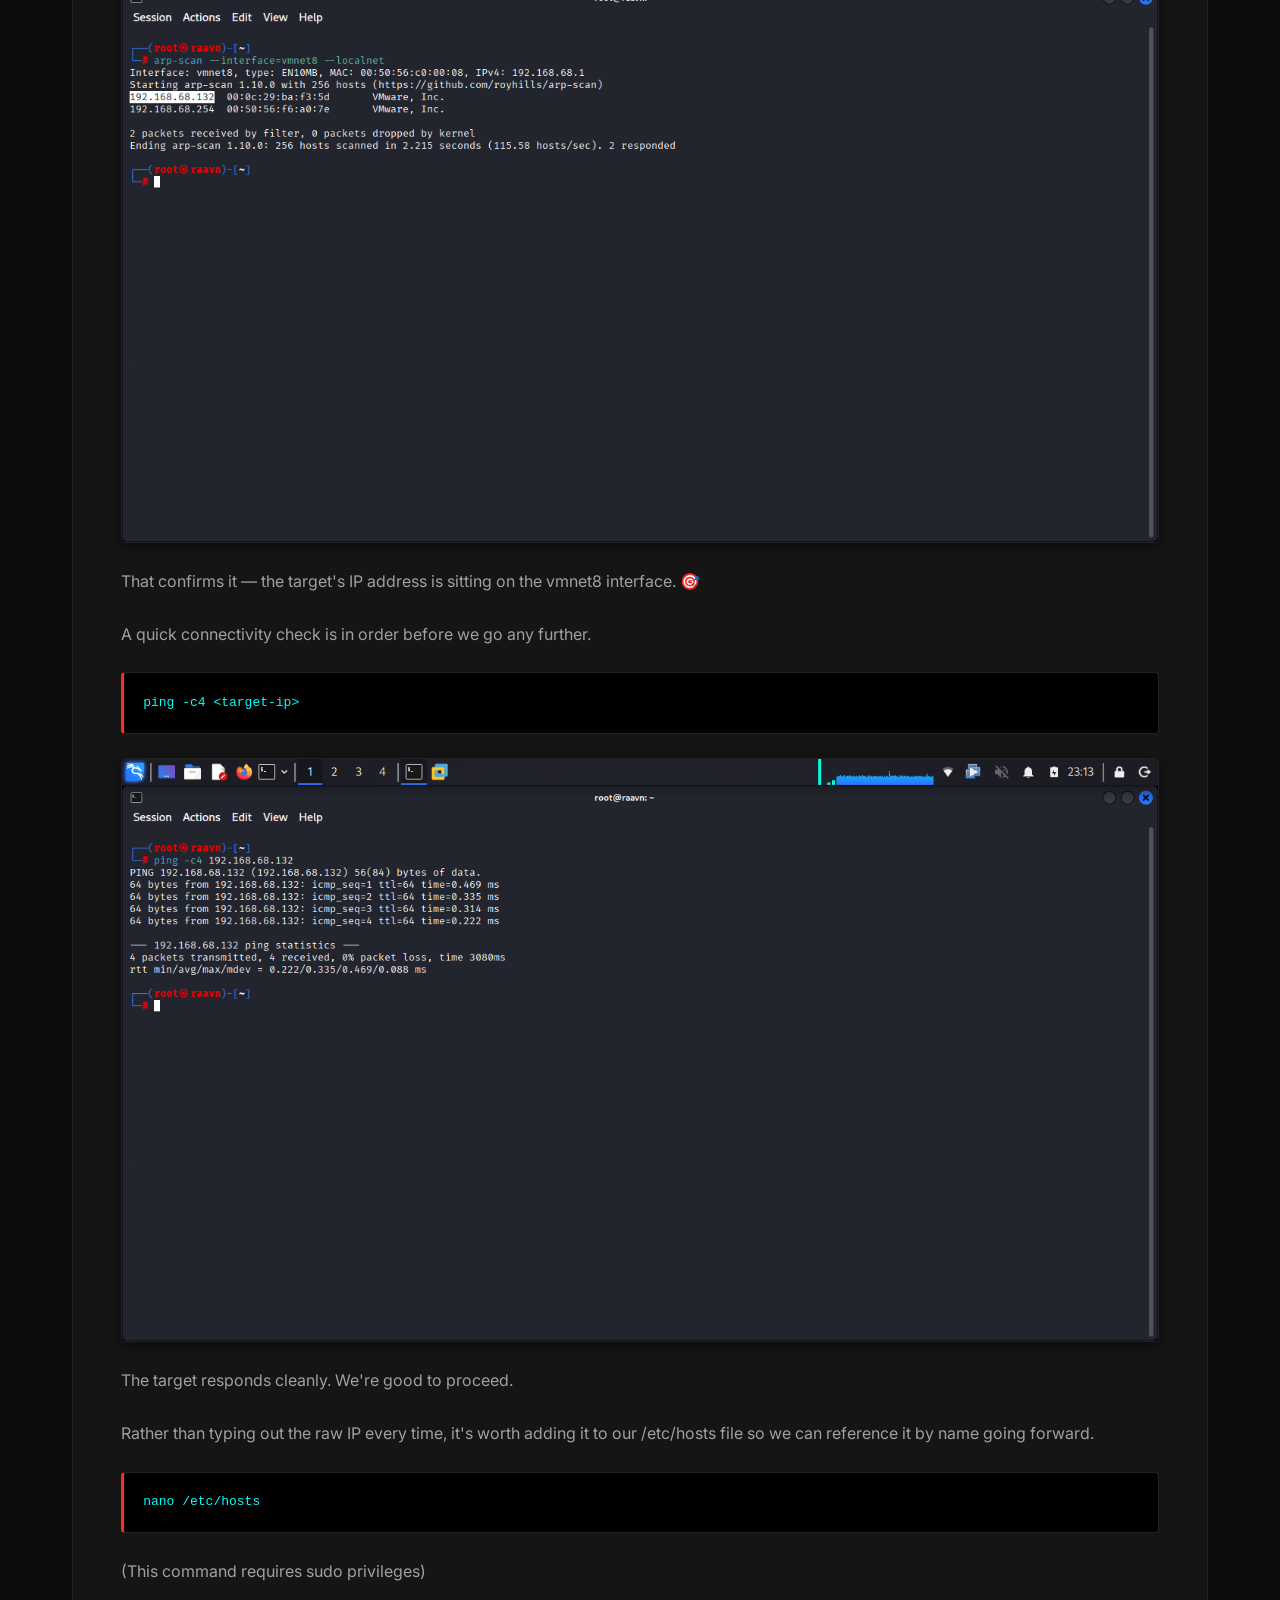
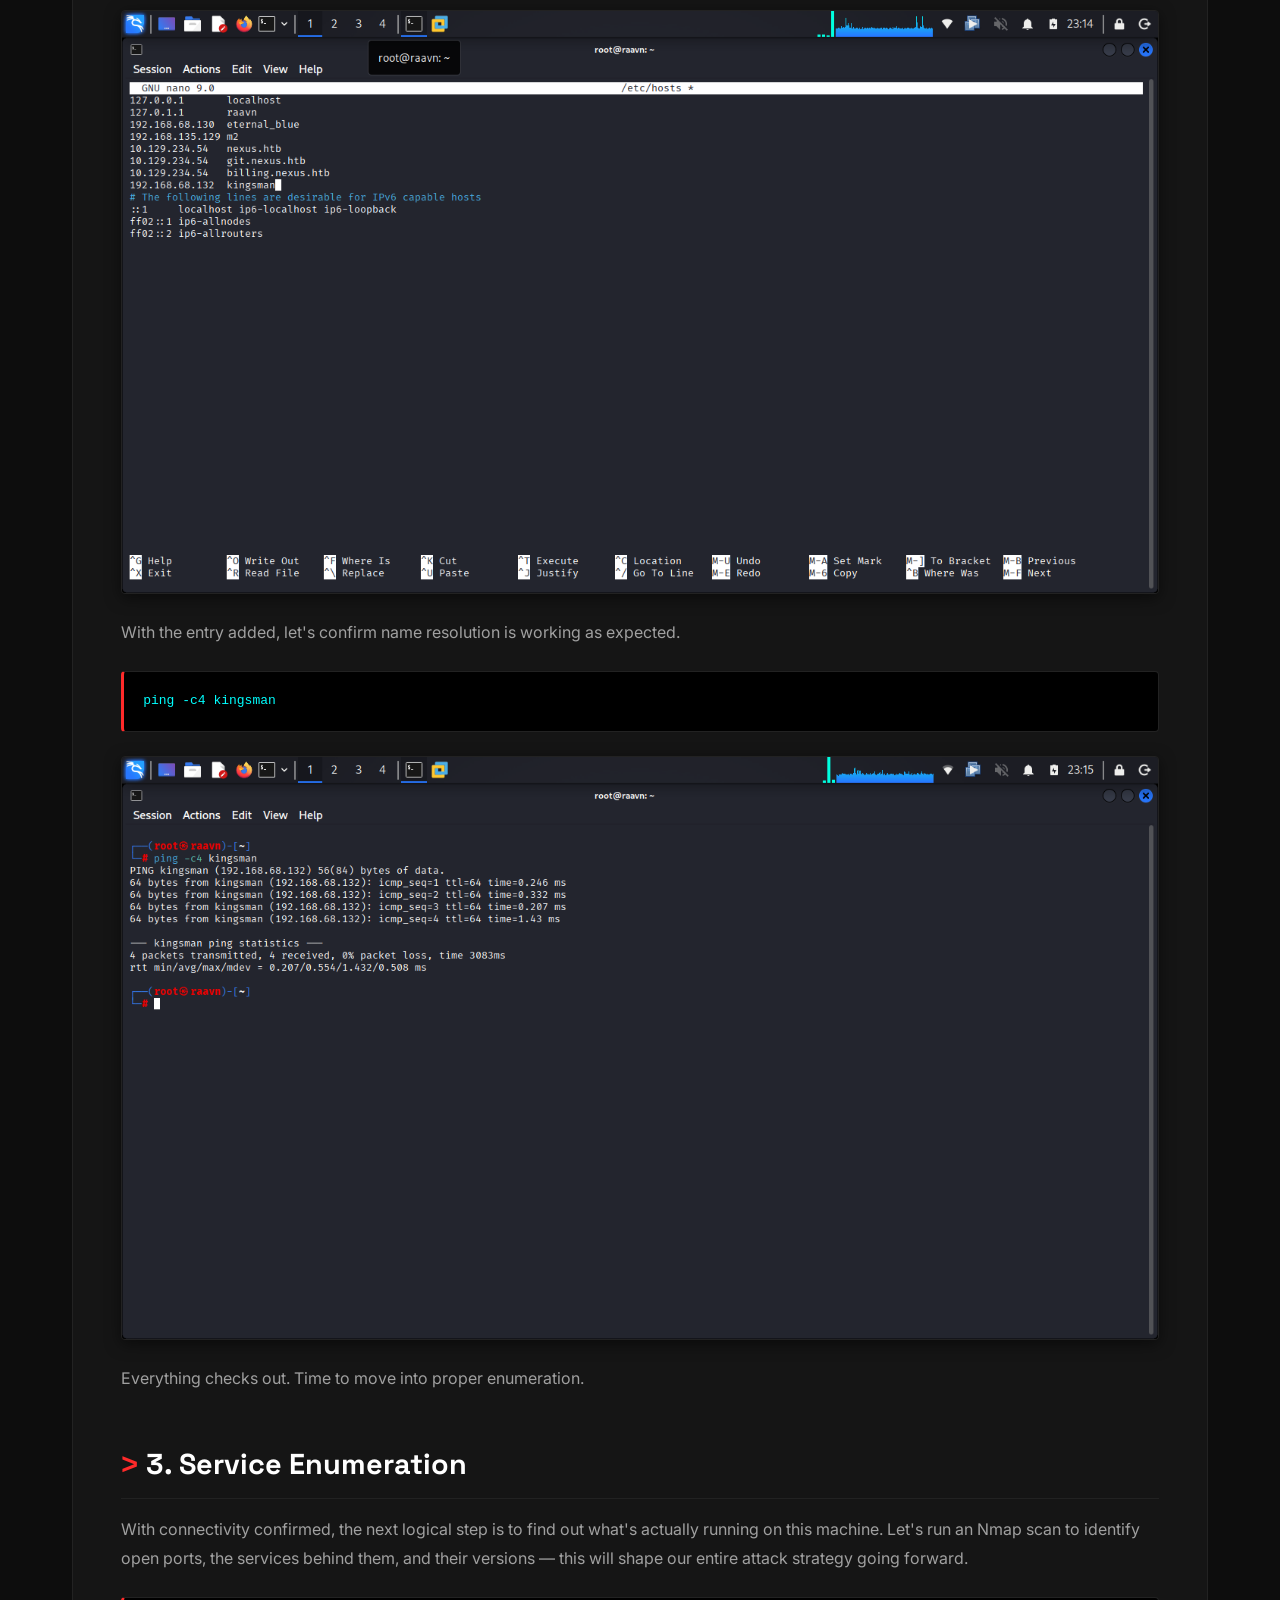
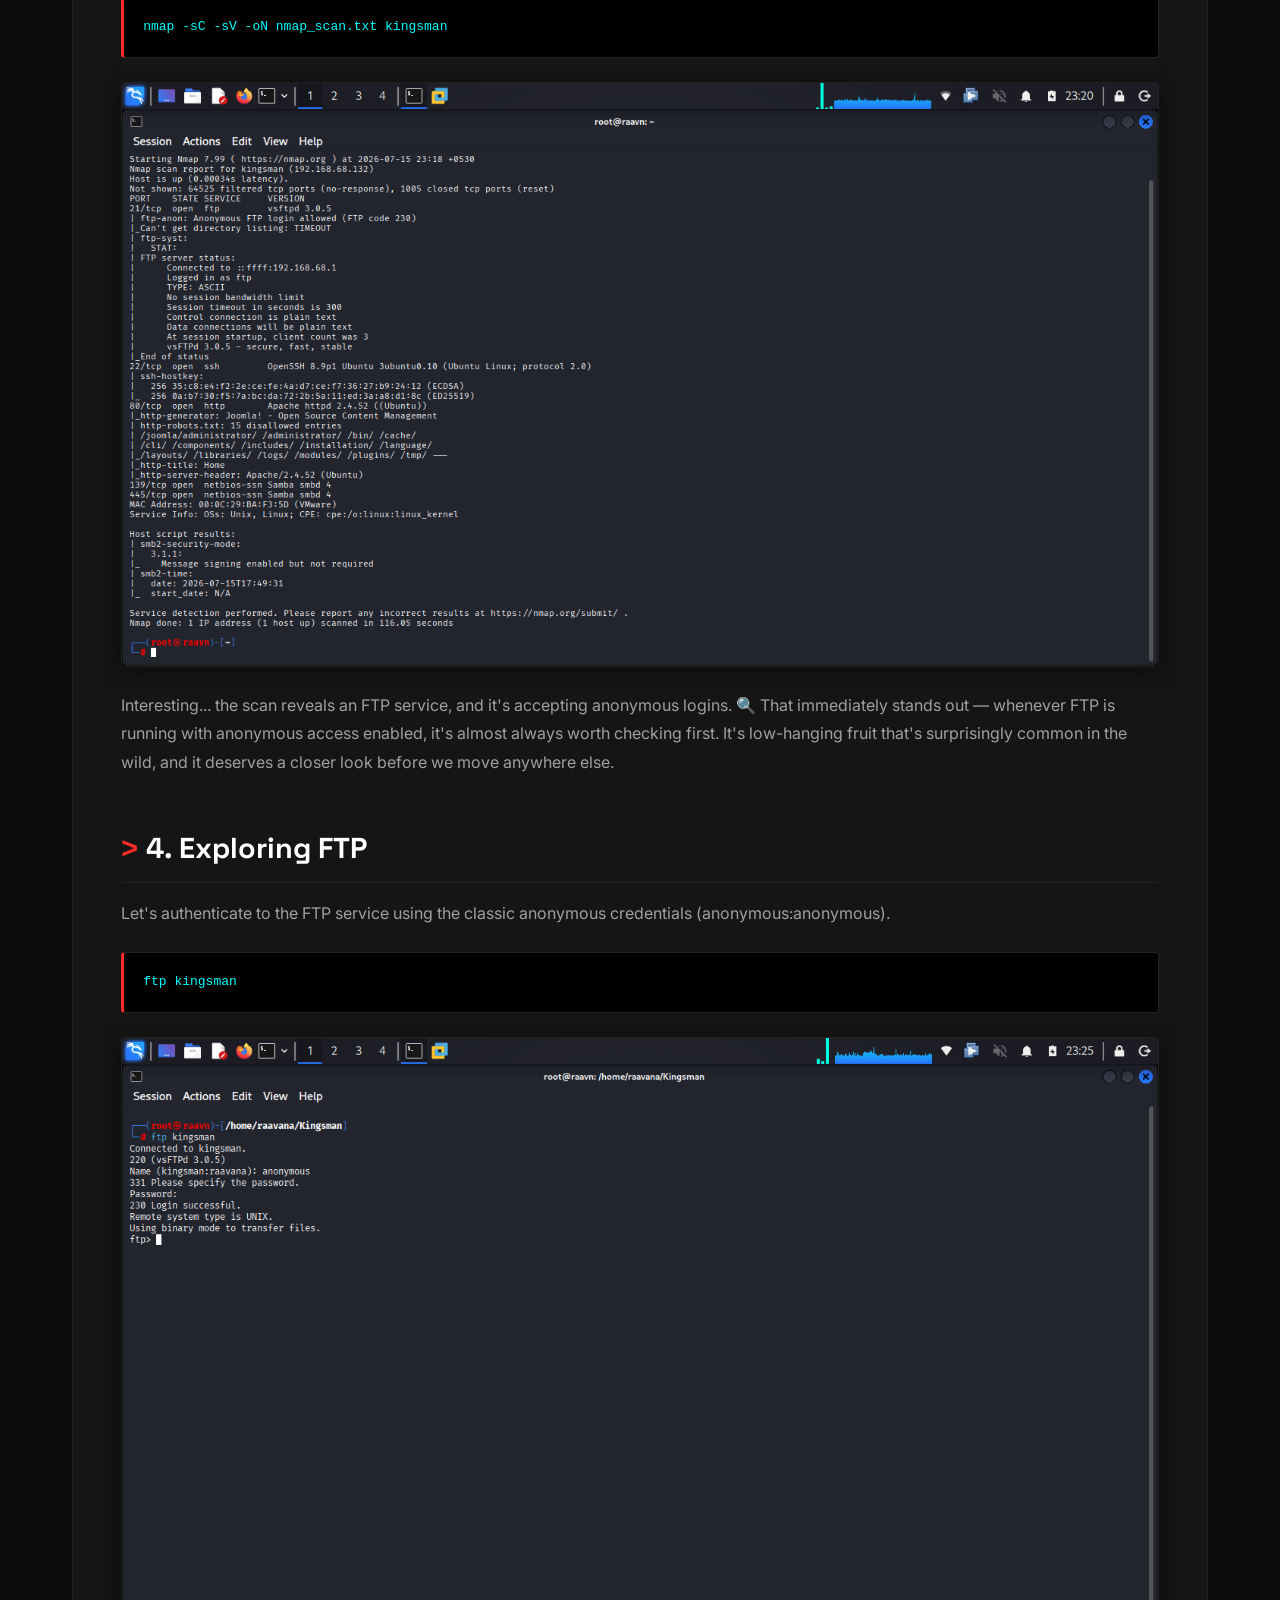
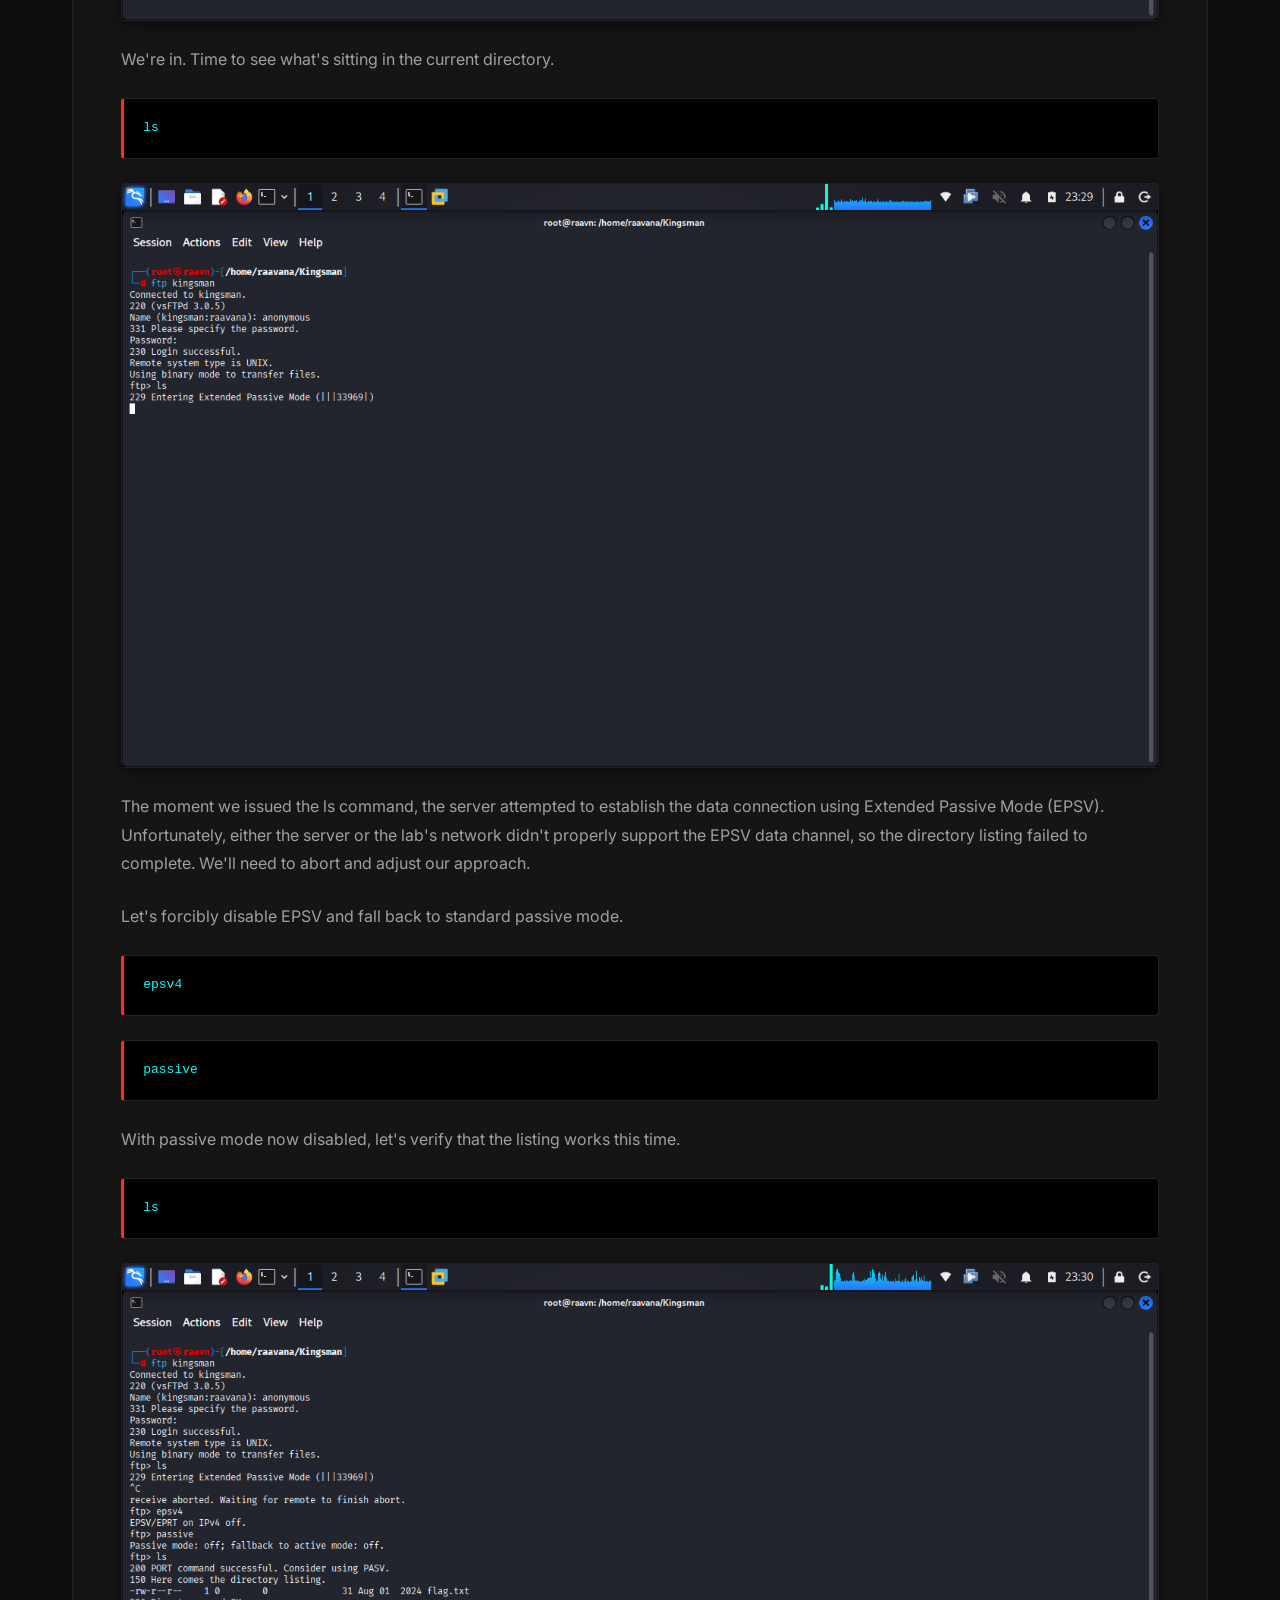
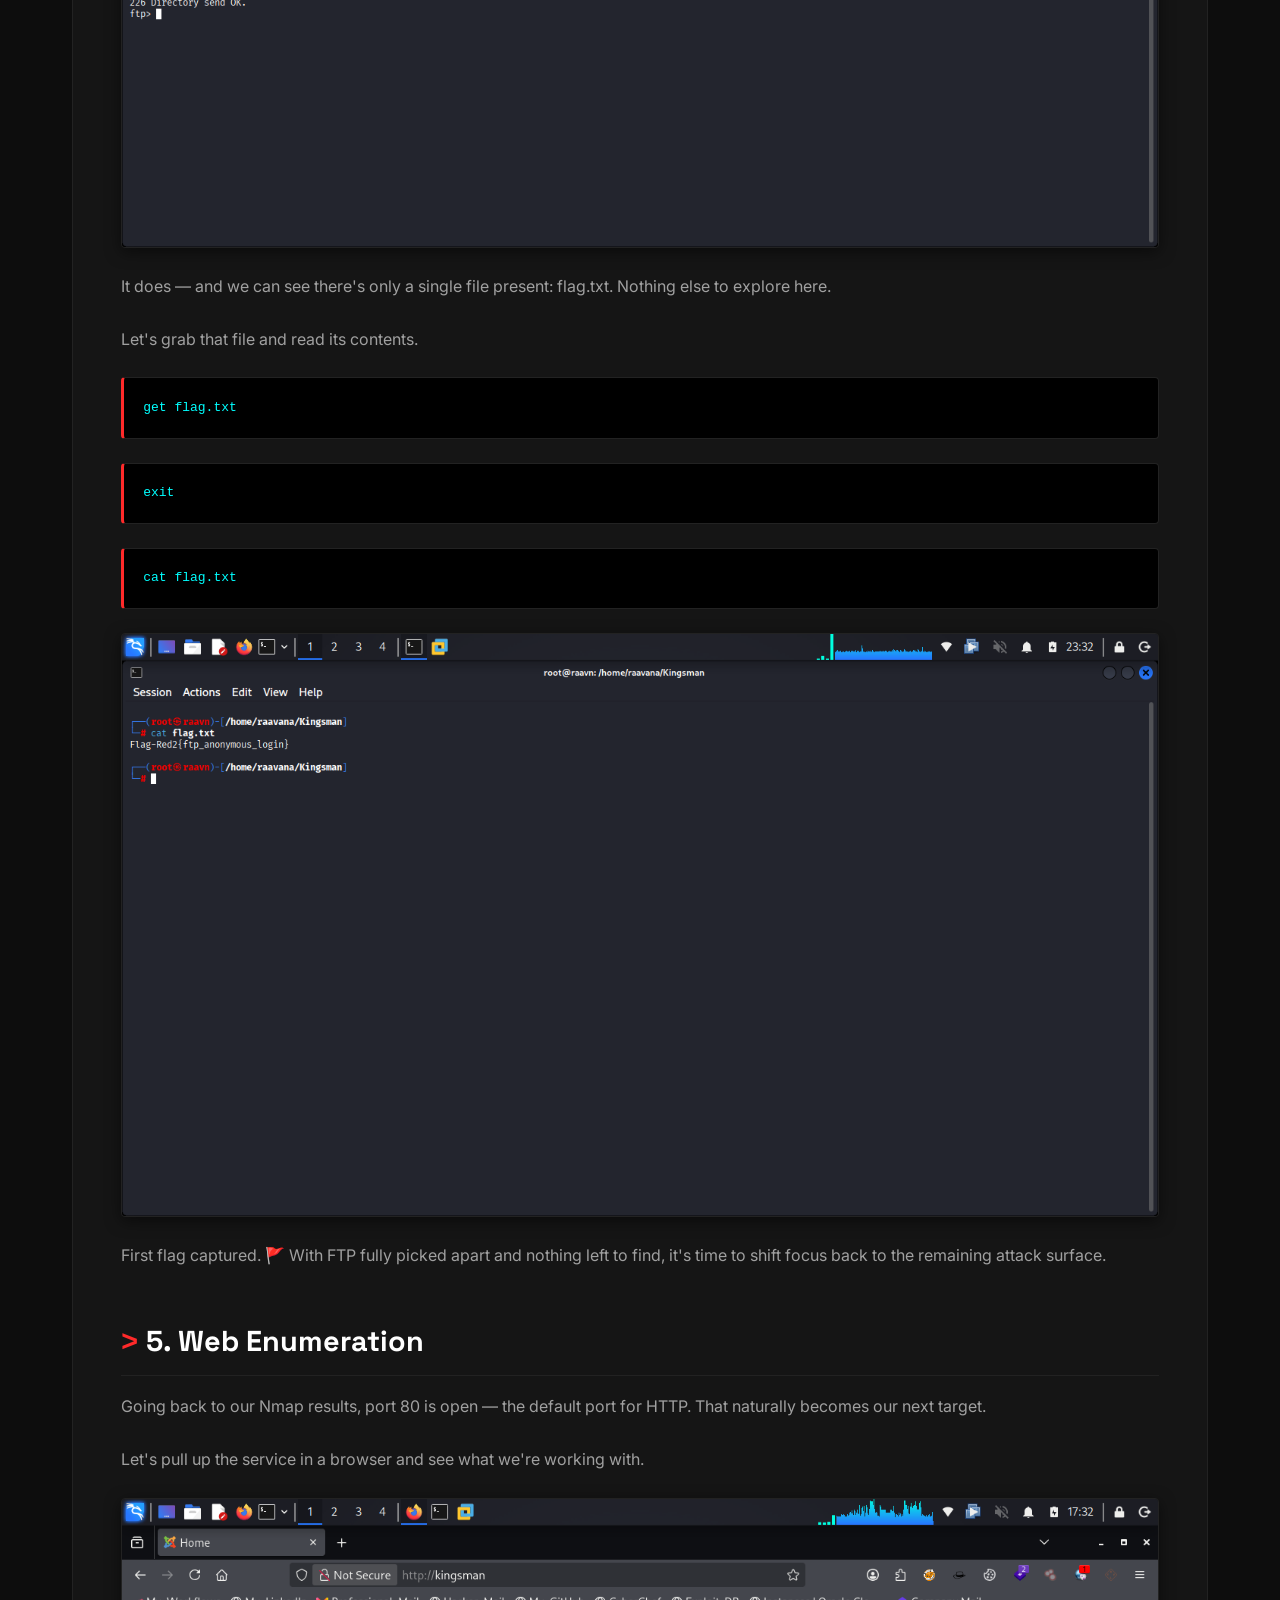
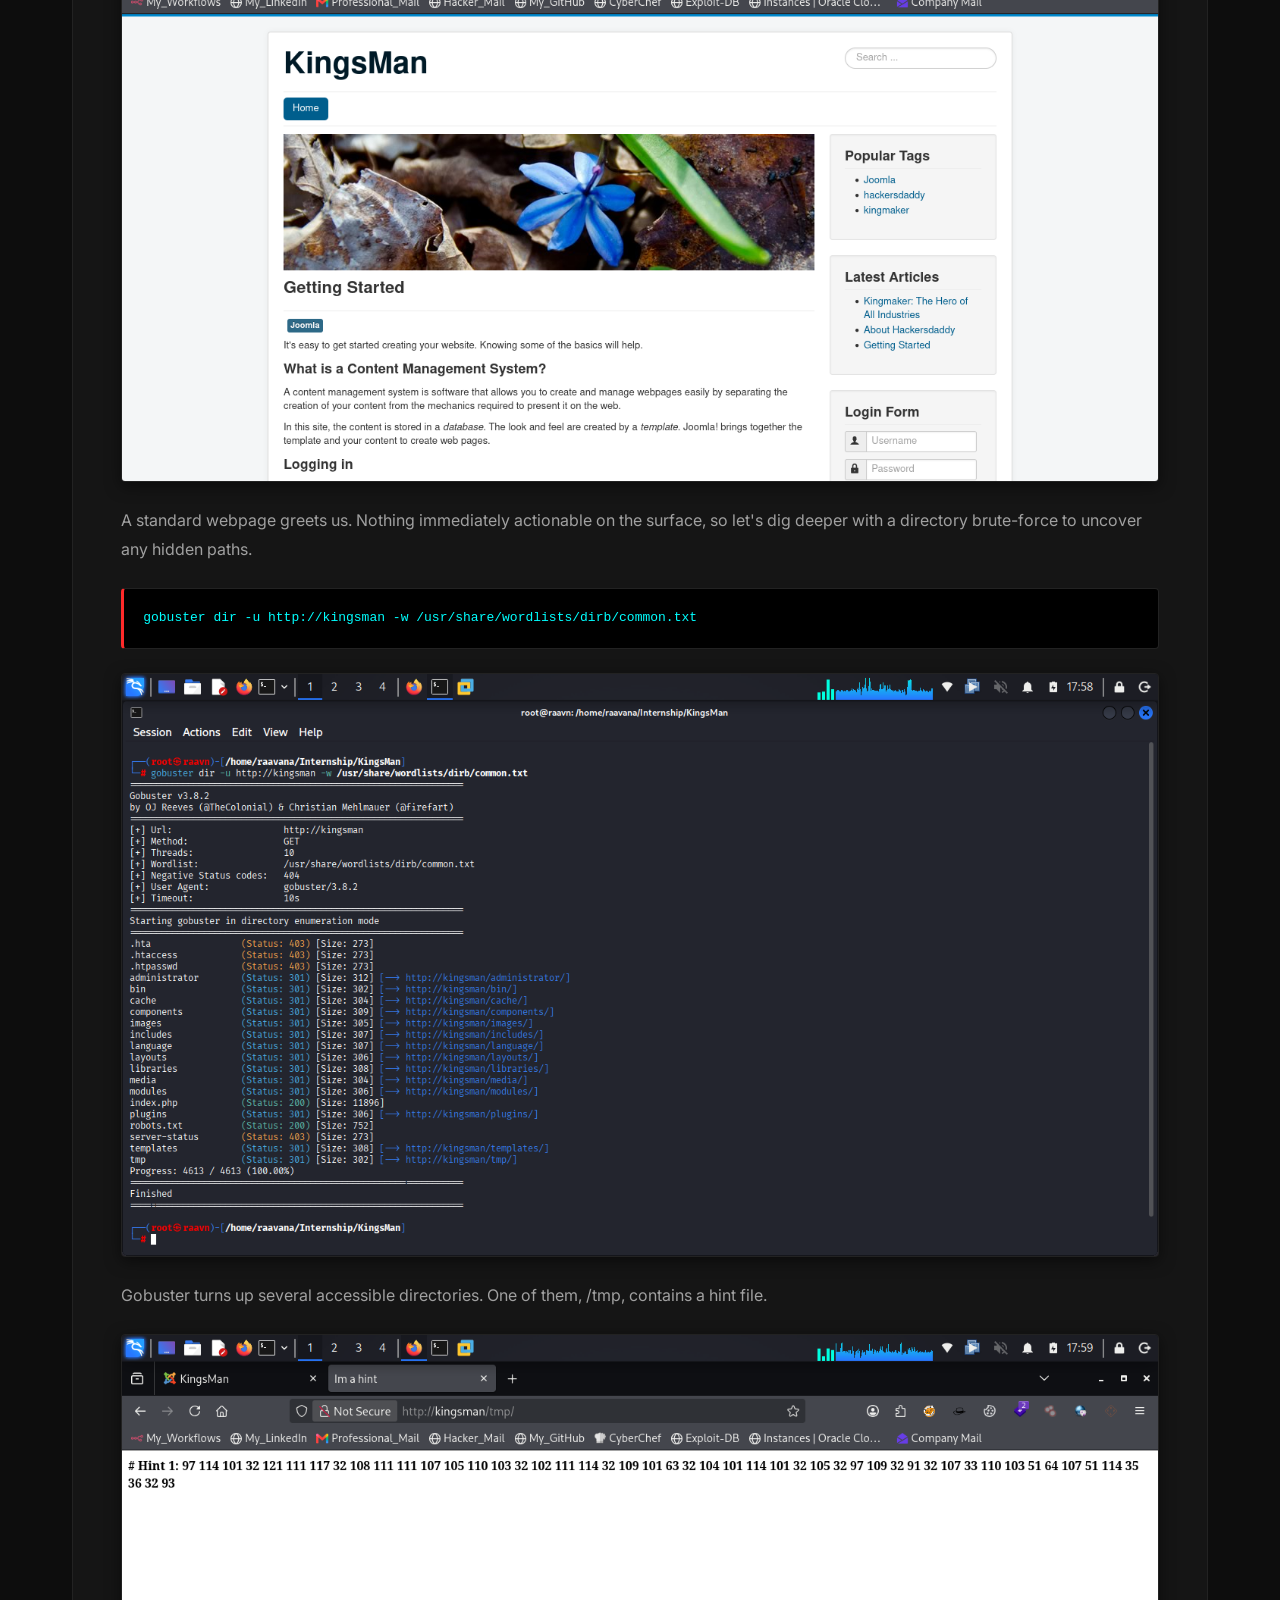
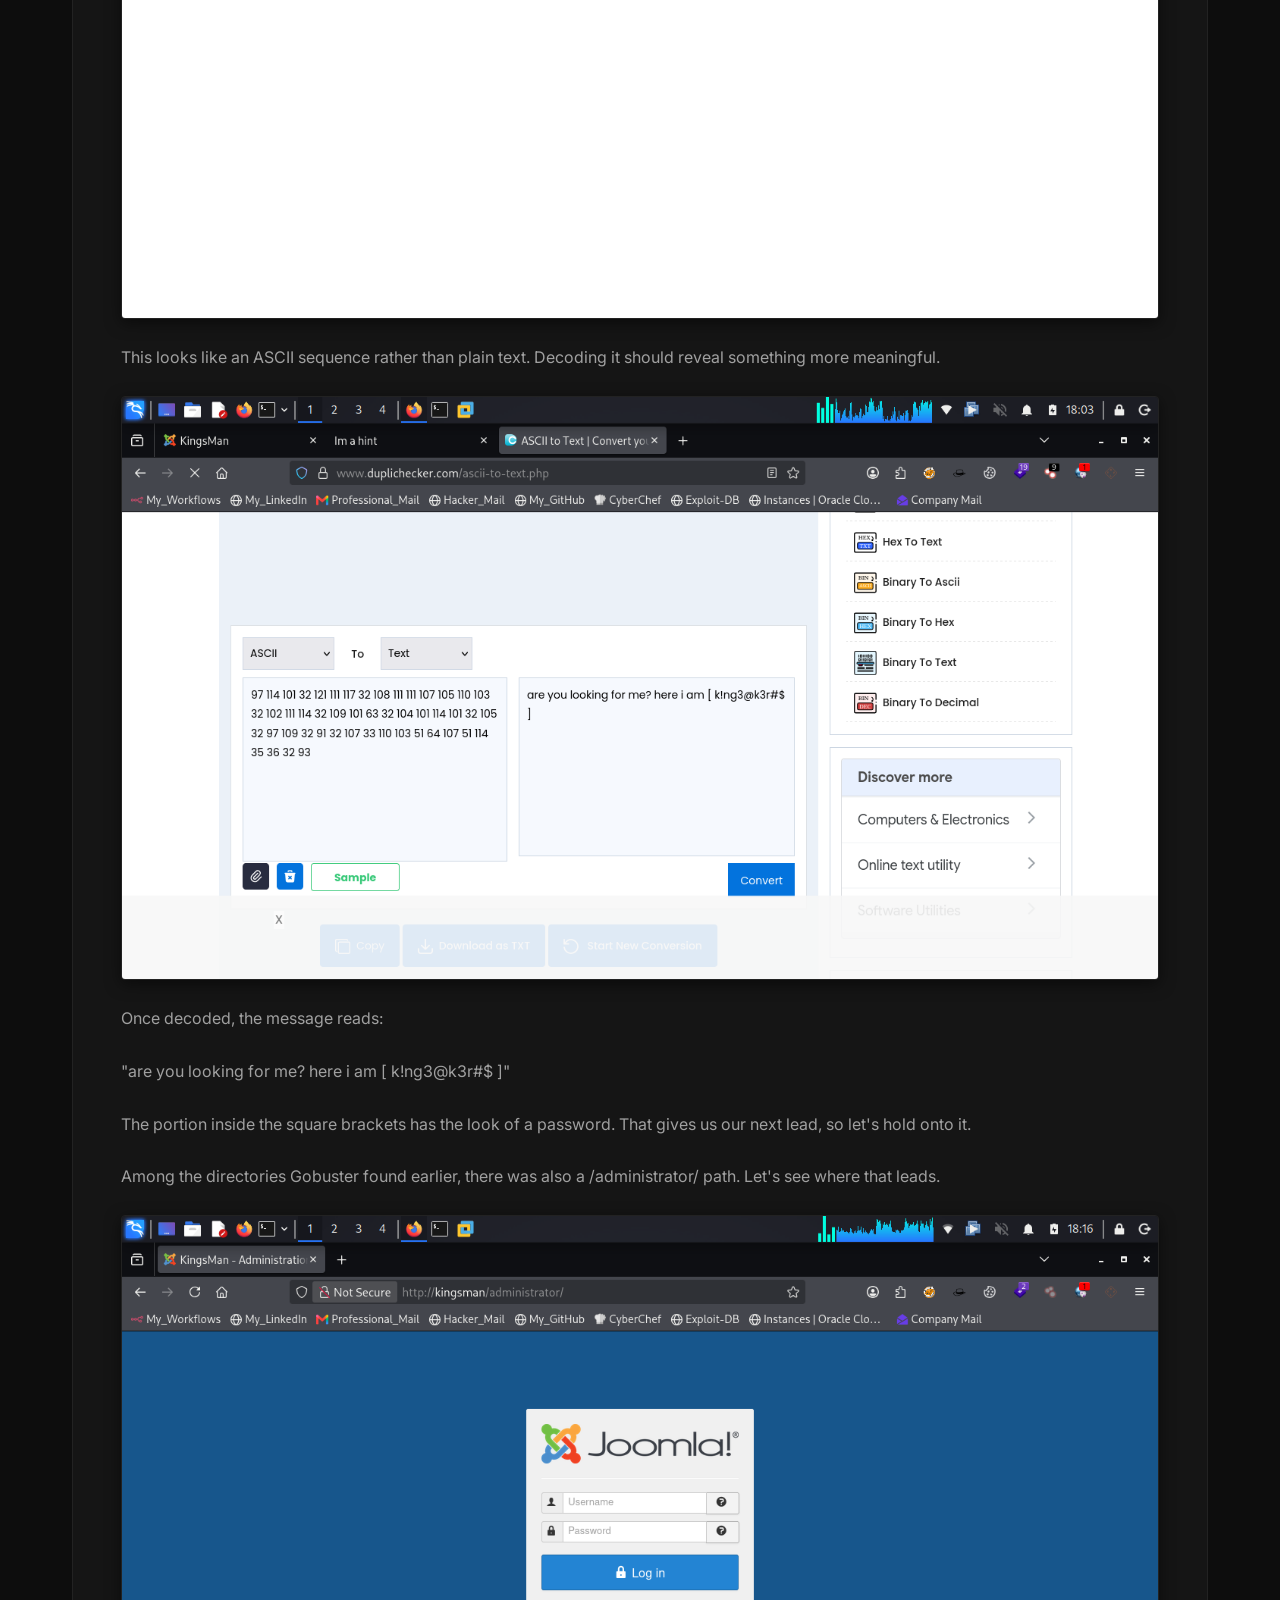
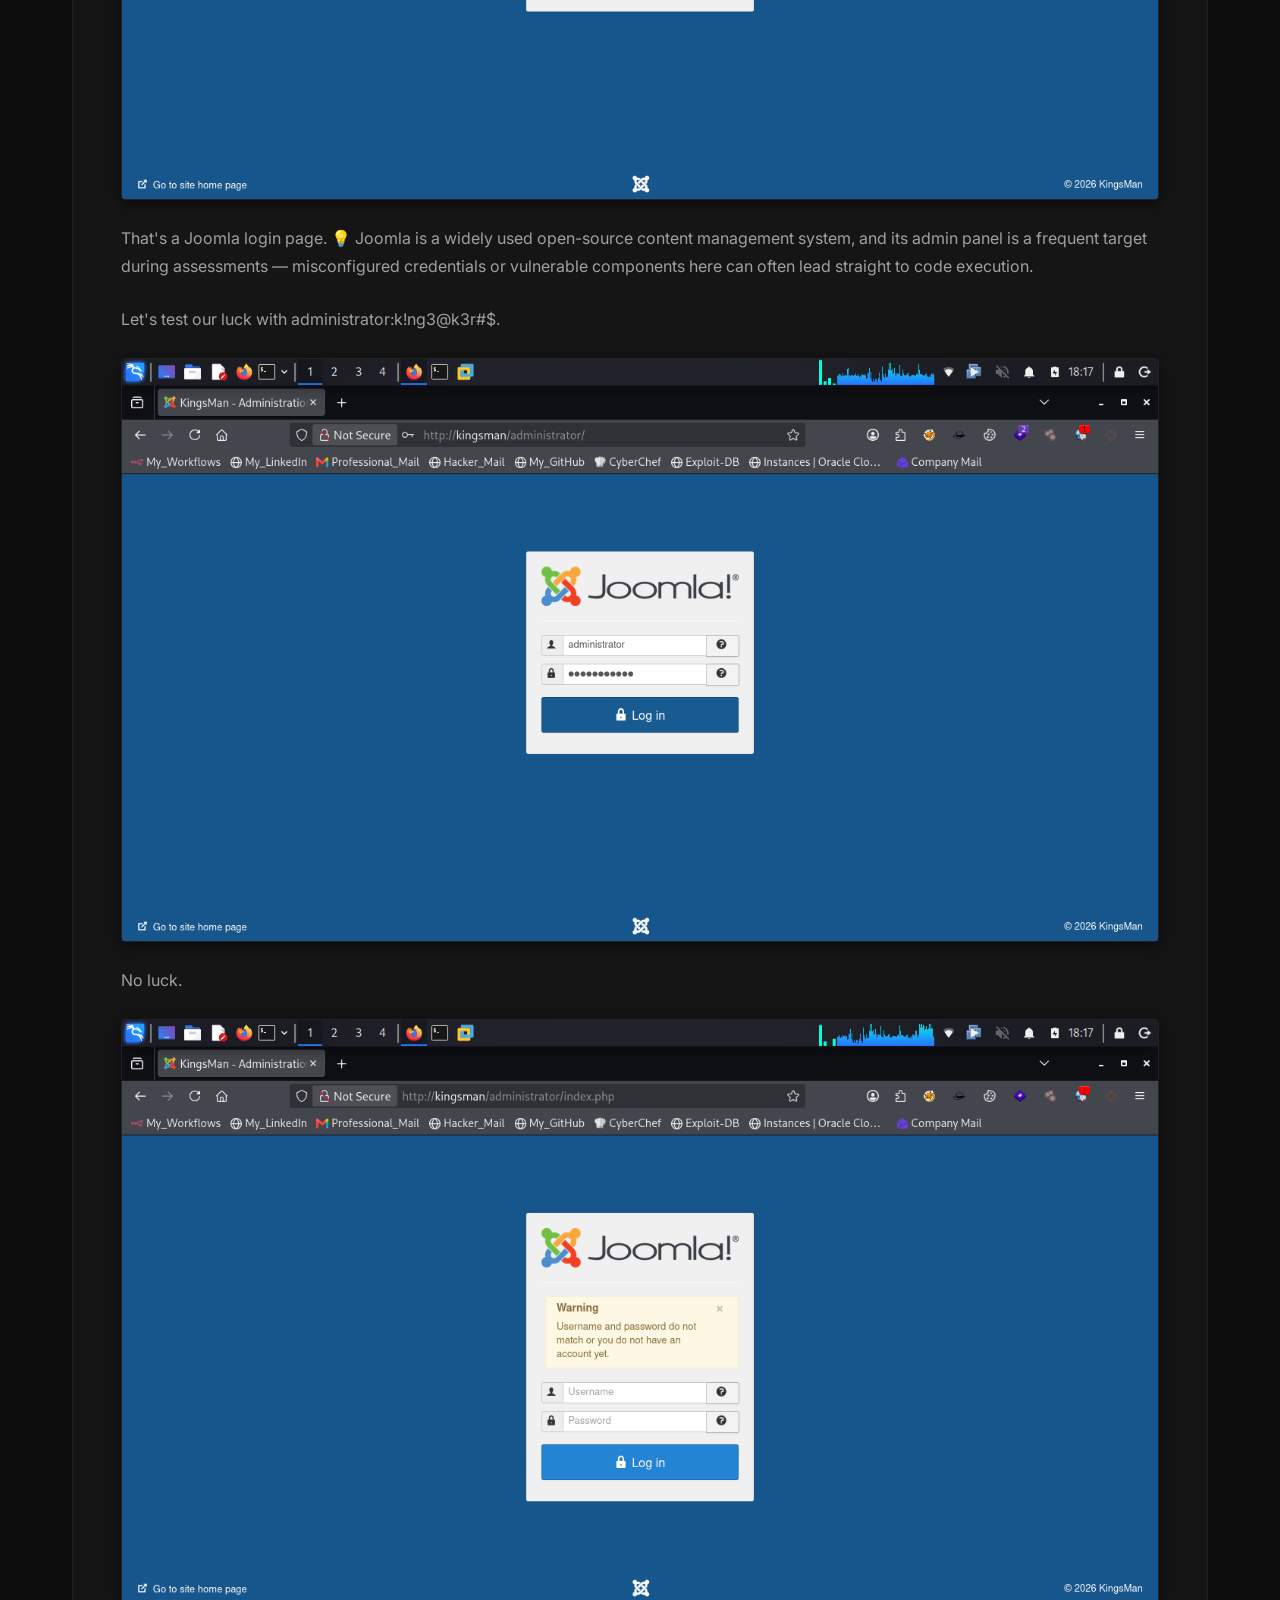
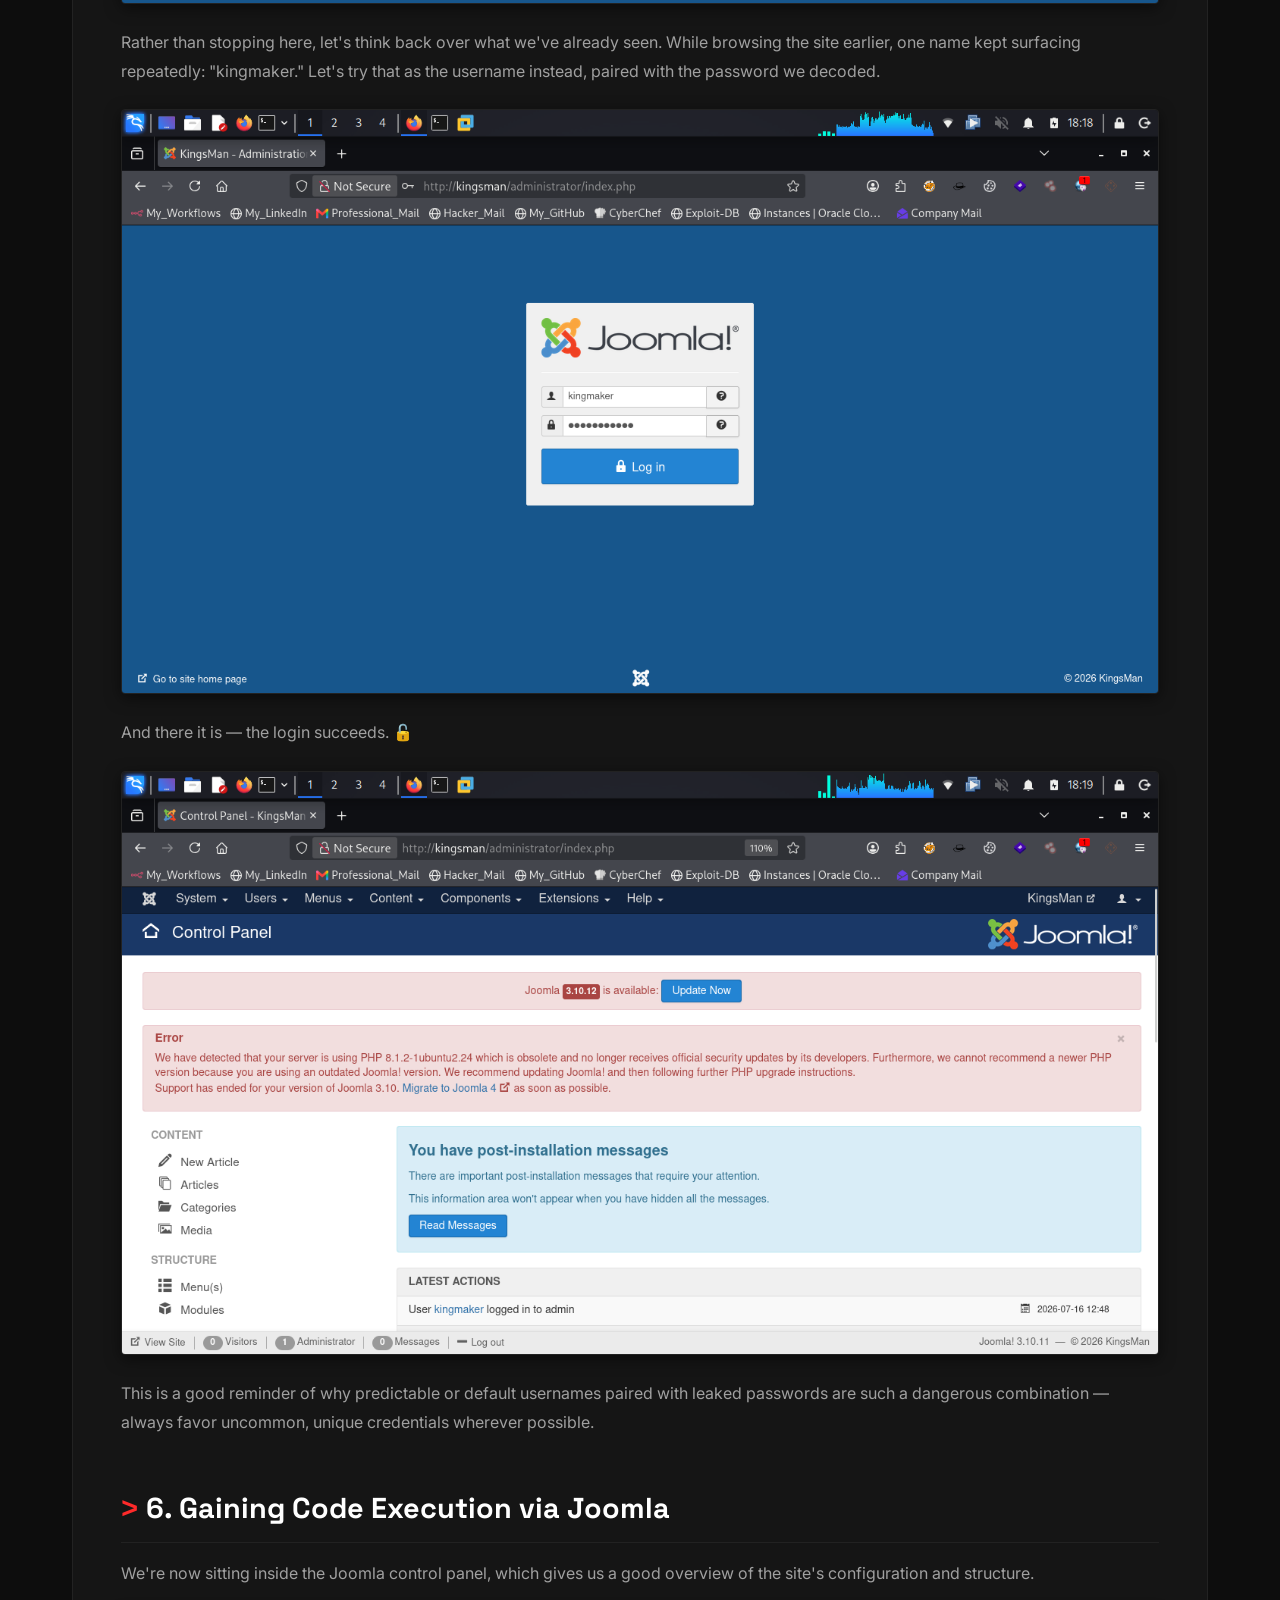
<file: writeups/kingsman.html>
<!DOCTYPE html>
<html lang="en">

<head>
    <meta charset="UTF-8">
    <meta name="viewport" content="width=device-width, initial-scale=1.0">
    <title>Kingsman — Internal Penetration Test Walkthrough | Revan Kumar</title>
    <link
        href="https://fonts.googleapis.com/css2?family=Inter:wght@300;400;500;600&family=Space+Grotesk:wght@400;600;700&display=swap"
        rel="stylesheet">
    <link rel="stylesheet" href="../css/style.css">
    <style>
        .writeup-content {
            background: var(--card-bg);
            border: 1px solid var(--card-border);
            border-radius: 4px;
            padding: 3rem;
            margin-bottom: 2rem;
            position: relative;
            overflow: hidden;
        }

        .writeup-content::before {
            content: '';
            position: absolute;
            top: 0;
            left: 0;
            width: 100%;
            height: 2px;
            background: var(--accent-primary);
            box-shadow: 0 0 10px var(--accent-primary);
        }

        .writeup-section {
            margin-bottom: 3rem;
        }

        .writeup-section h2 {
            color: var(--text-main);
            font-size: 1.8rem;
            margin-bottom: 1rem;
            border-bottom: 1px solid var(--card-border);
            padding-bottom: 0.5rem;
            font-family: var(--font-heading);
        }

        .writeup-section h2::before {
            content: '>';
            color: var(--accent-primary);
            margin-right: 0.5rem;
            font-family: monospace;
        }

        .writeup-section h3 {
            color: var(--text-main);
            font-size: 1.3rem;
            margin-top: 2rem;
            margin-bottom: 1rem;
            font-family: var(--font-heading);
        }

        .writeup-text {
            color: var(--text-muted);
            margin-bottom: 1.5rem;
            line-height: 1.8;
            font-family: var(--font-body);
        }

        .code-block {
            background: #000;
            border: 1px solid var(--card-border);
            border-radius: 4px;
            padding: 1.2rem;
            font-family: monospace;
            color: var(--accent-secondary);
            margin-bottom: 1.5rem;
            overflow-x: auto;
            border-left: 3px solid var(--accent-primary);
        }

        .writeup-image {
            max-width: 100%;
            border: 1px solid var(--card-border);
            border-radius: 4px;
            margin: 1.5rem 0;
            display: block;
            box-shadow: 0 4px 15px rgba(0, 0, 0, 0.5);
            transition: border-color var(--transition-fast);
        }

        .writeup-image:hover {
            border-color: rgba(255, 42, 42, 0.5);
        }

        .finding-list {
            list-style-type: none;
            padding-left: 1rem;
            margin-bottom: 1.5rem;
        }

        .finding-list li {
            color: var(--text-muted);
            margin-bottom: 0.8rem;
            position: relative;
            padding-left: 1.5rem;
            line-height: 1.6;
        }

        .finding-list li::before {
            content: '>';
            color: var(--accent-primary);
            position: absolute;
            left: 0;
            font-family: monospace;
            font-weight: bold;
        }

        .badge-container {
            display: flex;
            gap: 0.8rem;
            margin-bottom: 2.5rem;
            flex-wrap: wrap;
        }

        @media (max-width: 768px) {
            .writeup-content {
                padding: 1.5rem;
            }
        }
    </style>
</head>

<body>
    <div id="navbar-placeholder"></div>

    <main class="container">
        <section style="padding: 4rem 0 2rem 0;">
            <div>
                <p class="terminal-text" style="margin-bottom: 0.5rem;">&gt; cat kingsman_notes.txt</p>
                <h1 class="section-title">Kingsman — Internal Penetration Test Walkthrough</h1>

                <div class="badge-container">
                    <span class="badge"
                        style="border-color: var(--accent-secondary); color: var(--accent-secondary);">HackersDaddy
                        Internship</span>
                    <span class="badge"
                        style="border-color: var(--accent-secondary); color: var(--accent-secondary);">Linux
                        Exploitation</span>
                    <span class="badge"
                        style="border-color: var(--accent-secondary); color: var(--accent-secondary);">Joomla
                        Exploitation</span>
                    <span class="badge"
                        style="border-color: var(--accent-secondary); color: var(--accent-secondary);">Privilege
                        Escalation</span>
                    <span class="badge"
                        style="border-color: var(--accent-secondary); color: var(--accent-secondary);">Post
                        Exploitation</span>
                </div>
            </div>

            <div class="writeup-content">

                <!-- 1. Introduction -->
                <div class="writeup-section">
                    <h2>1. Introduction</h2>
                    <p class="writeup-text">This walkthrough documents one of the machines I tackled during my
                        cybersecurity internship. The target, "Kingsman," was spun up in a VMware lab environment, and
                        the goal — as with any good box — was simple to state and satisfying to execute: enumerate,
                        exploit, escalate. Let's dive in. 🚀</p>
                </div>

                <!-- 2. Reconnaissance -->
                <div class="writeup-section">
                    <h2>2. Reconnaissance</h2>
                    <p class="writeup-text">Before we can attack anything, we need to know where we stand. Let's begin
                        by checking the available network interfaces on our attacker machine.</p>
                    <div class="code-block">ifconfig</div>
                    <img src="../assets/writeups/KingsMan/1_Interface_check.png" alt="Network interface verification"
                        class="writeup-image">
                    <p class="writeup-text">We can see two virtual network interfaces present — vmnet1 and vmnet8. One
                        of these should be bridging us to the target.</p>
                    <p class="writeup-text">To figure out which one, let's scan both interfaces using arp-scan and see
                        what turns up.</p>
                    <div class="code-block">arp-scan --interface=vmnet8 --localnet</div>
                    <img src="../assets/writeups/KingsMan/2_Discovered_IP.png" alt="Target discovery scan"
                        class="writeup-image">
                    <p class="writeup-text">That confirms it — the target's IP address is sitting on the vmnet8
                        interface. 🎯</p>
                    <p class="writeup-text">A quick connectivity check is in order before we go any further.</p>
                    <div class="code-block">ping -c4 &lt;target-ip&gt;</div>
                    <img src="../assets/writeups/KingsMan/3_Basic_Ping.png" alt="Checking ICMP response"
                        class="writeup-image">
                    <p class="writeup-text">The target responds cleanly. We're good to proceed.</p>
                    <p class="writeup-text">Rather than typing out the raw IP every time, it's worth adding it to our
                        /etc/hosts file so we can reference it by name going forward.</p>
                    <div class="code-block">nano /etc/hosts</div>
                    <p class="writeup-text">(This command requires sudo privileges)</p>
                    <img src="../assets/writeups/KingsMan/4_nano_edit.png" alt="Updating target in /etc/hosts"
                        class="writeup-image">
                    <p class="writeup-text">With the entry added, let's confirm name resolution is working as expected.
                    </p>
                    <div class="code-block">ping -c4 kingsman</div>
                    <img src="../assets/writeups/KingsMan/5_Name_Ping.png" alt="Confirming name resolution"
                        class="writeup-image">
                    <p class="writeup-text">Everything checks out. Time to move into proper enumeration.</p>
                </div>

                <!-- 3. Service Enumeration -->
                <div class="writeup-section">
                    <h2>3. Service Enumeration</h2>
                    <p class="writeup-text">With connectivity confirmed, the next logical step is to find out what's
                        actually running on this machine. Let's run an Nmap scan to identify open ports, the services
                        behind them, and their versions — this will shape our entire attack strategy going forward.</p>
                    <div class="code-block">nmap -sC -sV -oN nmap_scan.txt kingsman</div>
                    <img src="../assets/writeups/KingsMan/6_Nmap_Script.png" alt="Nmap service scan results"
                        class="writeup-image">
                    <p class="writeup-text">Interesting... the scan reveals an FTP service, and it's accepting anonymous
                        logins. 🔍 That immediately stands out — whenever FTP is running with anonymous access enabled,
                        it's almost always worth checking first. It's low-hanging fruit that's surprisingly common in
                        the wild, and it deserves a closer look before we move anywhere else.</p>
                </div>

                <!-- 4. Exploring FTP -->
                <div class="writeup-section">
                    <h2>4. Exploring FTP</h2>
                    <p class="writeup-text">Let's authenticate to the FTP service using the classic anonymous
                        credentials (anonymous:anonymous).</p>
                    <div class="code-block">ftp kingsman</div>
                    <img src="../assets/writeups/KingsMan/7_FTP_Login.png" alt="FTP anonymous login"
                        class="writeup-image">
                    <p class="writeup-text">We're in. Time to see what's sitting in the current directory.</p>
                    <div class="code-block">ls</div>
                    <img src="../assets/writeups/KingsMan/8_Extended_Passive_Mode.png" alt="EPSV mode listing failure"
                        class="writeup-image">
                    <p class="writeup-text">The moment we issued the ls command, the server attempted to establish the
                        data connection using Extended Passive Mode (EPSV). Unfortunately, either the server or the
                        lab's network didn't properly support the EPSV data channel, so the directory listing failed to
                        complete. We'll need to abort and adjust our approach.</p>
                    <p class="writeup-text">Let's forcibly disable EPSV and fall back to standard passive mode.</p>
                    <div class="code-block">epsv4</div>
                    <div class="code-block">passive</div>
                    <p class="writeup-text">With passive mode now disabled, let's verify that the listing works this
                        time.</p>
                    <div class="code-block">ls</div>
                    <img src="../assets/writeups/KingsMan/9_Flag1_File.png" alt="Directories listing in passive mode"
                        class="writeup-image">
                    <p class="writeup-text">It does — and we can see there's only a single file present: flag.txt.
                        Nothing else to explore here.</p>
                    <p class="writeup-text">Let's grab that file and read its contents.</p>
                    <div class="code-block">get flag.txt</div>
                    <div class="code-block">exit</div>
                    <div class="code-block">cat flag.txt</div>
                    <img src="../assets/writeups/KingsMan/10_Flag1_Value.png" alt="Captured FTP flag"
                        class="writeup-image">
                    <p class="writeup-text">First flag captured. 🚩 With FTP fully picked apart and nothing left to
                        find, it's time to shift focus back to the remaining attack surface.</p>
                </div>

                <!-- 5. Web Enumeration -->
                <div class="writeup-section">
                    <h2>5. Web Enumeration</h2>
                    <p class="writeup-text">Going back to our Nmap results, port 80 is open — the default port for HTTP.
                        That naturally becomes our next target.</p>
                    <p class="writeup-text">Let's pull up the service in a browser and see what we're working with.</p>
                    <img src="../assets/writeups/KingsMan/11_Webpage.png" alt="Web application home page"
                        class="writeup-image">
                    <p class="writeup-text">A standard webpage greets us. Nothing immediately actionable on the surface,
                        so let's dig deeper with a directory brute-force to uncover any hidden paths.</p>
                    <div class="code-block">gobuster dir -u http://kingsman -w /usr/share/wordlists/dirb/common.txt
                    </div>
                    <img src="../assets/writeups/KingsMan/12_Directories.png" alt="Gobuster directory brute force"
                        class="writeup-image">
                    <p class="writeup-text">Gobuster turns up several accessible directories. One of them, /tmp,
                        contains a hint file.</p>
                    <img src="../assets/writeups/KingsMan/13_Hint1.png" alt="Temporary directory hint file"
                        class="writeup-image">
                    <p class="writeup-text">This looks like an ASCII sequence rather than plain text. Decoding it should
                        reveal something more meaningful.</p>
                    <img src="../assets/writeups/KingsMan/14_Ascii_Decoded.png" alt="Decoding ASCII sequence"
                        class="writeup-image">
                    <p class="writeup-text">Once decoded, the message reads:</p>
                    <p class="writeup-text">"are you looking for me? here i am [ k!ng3@k3r#$ ]"</p>
                    <p class="writeup-text">The portion inside the square brackets has the look of a password. That
                        gives us our next lead, so let's hold onto it.</p>
                    <p class="writeup-text">Among the directories Gobuster found earlier, there was also a
                        /administrator/ path. Let's see where that leads.</p>
                    <img src="../assets/writeups/KingsMan/15_Admin_login.png" alt="Joomla administrator login panel"
                        class="writeup-image">
                    <p class="writeup-text">That's a Joomla login page. 💡 Joomla is a widely used open-source content
                        management system, and its admin panel is a frequent target during assessments — misconfigured
                        credentials or vulnerable components here can often lead straight to code execution.</p>
                    <p class="writeup-text">Let's test our luck with administrator:k!ng3@k3r#$.</p>
                    <img src="../assets/writeups/KingsMan/16_Administrator_Uname.png" alt="Joomla credentials check"
                        class="writeup-image">
                    <p class="writeup-text">No luck.</p>
                    <img src="../assets/writeups/KingsMan/17_Failed_Login.png" alt="Failed login message"
                        class="writeup-image">
                    <p class="writeup-text">Rather than stopping here, let's think back over what we've already seen.
                        While browsing the site earlier, one name kept surfacing repeatedly: "kingmaker." Let's try that
                        as the username instead, paired with the password we decoded.</p>
                    <img src="../assets/writeups/KingsMan/18_Kingmaker_Uname.png" alt="Trying username kingmaker"
                        class="writeup-image">
                    <p class="writeup-text">And there it is — the login succeeds. 🔓</p>
                    <img src="../assets/writeups/KingsMan/19_Login_Success.png" alt="Joomla Dashboard access"
                        class="writeup-image">
                    <p class="writeup-text">This is a good reminder of why predictable or default usernames paired with
                        leaked passwords are such a dangerous combination — always favor uncommon, unique credentials
                        wherever possible.</p>
                </div>

                <!-- 6. Gaining Code Execution via Joomla -->
                <div class="writeup-section">
                    <h2>6. Gaining Code Execution via Joomla</h2>
                    <p class="writeup-text">We're now sitting inside the Joomla control panel, which gives us a good
                        overview of the site's configuration and structure.</p>
                    <img src="../assets/writeups/KingsMan/20_Joomla_Version.png" alt="Joomla panel overview"
                        class="writeup-image">
                    <p class="writeup-text">At this point, our objective shifts from access to execution. Whenever we
                        land inside a web control panel like this, the next move is to look for any functionality that
                        lets us edit files stored on the webserver — or better yet, upload our own.</p>
                    <p class="writeup-text">The Templates section is a good place to start, since it typically holds
                        editable PHP files that the webserver executes directly.</p>
                    <img src="../assets/writeups/KingsMan/21_Templates_Option.png" alt="Templates configuration path"
                        class="writeup-image">
                    <p class="writeup-text">From here, we find another Templates option nested within. Worth following
                        through as well.</p>
                    <img src="../assets/writeups/KingsMan/22_Templates_Opened.png" alt="Nested templates selection"
                        class="writeup-image">
                    <p class="writeup-text">Now we've got a list of editable PHP files sitting right in front of us.</p>
                    <img src="../assets/writeups/KingsMan/23_Templates_Edit.png" alt="Joomla template manager edit list"
                        class="writeup-image">
                    <p class="writeup-text">Template Manager, for context, is the Joomla component that lets
                        administrators customize the site's appearance — and because it allows direct editing of PHP
                        files that live on the server, it's a well-known avenue for achieving remote code execution once
                        admin access is obtained.</p>
                    <p class="writeup-text">With editable PHP files in reach, the plan becomes straightforward. Let's
                        grab a PHP reverse shell payload from revshells.com — a PHP reverse shell is simply a script
                        that, once executed by the webserver, opens an outbound connection back to an IP and port we
                        control, effectively handing us a shell on the target. We'll paste this payload into one of the
                        editable PHP files inside the Templates section, making sure to set our attacker IP correctly
                        beforehand.</p>
                    <img src="../assets/writeups/KingsMan/24_PHP_Pasted.png" alt="Injecting PHP reverse shell payload"
                        class="writeup-image">
                    <p class="writeup-text">Before triggering execution, we need a listener ready to catch the incoming
                        connection.</p>
                    <div class="code-block">nc -lvnp 4444</div>
                    <img src="../assets/writeups/KingsMan/25_NC_Listener.png" alt="Netcat port listener setup"
                        class="writeup-image">
                    <p class="writeup-text">With the listener ready, it's time to make the server actually execute our
                        payload. That means visiting the modified file's URL directly:</p>
                    <p class="writeup-text">http://kingsman/templates/beez3/error.php</p>
                    <img src="../assets/writeups/KingsMan/26_Link_Accessing.png"
                        alt="Triggering shell execution via browser" class="writeup-image">
                    <p class="writeup-text">The moment we hit that URL, our listener catches a connection — we've got a
                        reverse shell. 🛠️</p>
                    <img src="../assets/writeups/KingsMan/27_Obtained_Shell.png" alt="Spawning reverse shell session"
                        class="writeup-image">
                </div>

                <!-- 7. Shell Stabilization and Local Enumeration -->
                <div class="writeup-section">
                    <h2>7. Shell Stabilization and Local Enumeration</h2>
                    <p class="writeup-text">The shell we've landed is functional but fragile — no proper terminal
                        features, and prone to dropping. Before going any further, let's stabilize it by spawning a
                        Python PTY shell, which gives us a proper interactive terminal with job control, tab completion,
                        and a much lower chance of losing our session.</p>
                    <div class="code-block">python3 -c 'import pty; pty.spawn("/bin/bash")'</div>
                    <img src="../assets/writeups/KingsMan/28_Stabilizing_Shell.png" alt="Upgrading reverse shell to PTY"
                        class="writeup-image">
                    <p class="writeup-text">With a stable shell now in hand, it's time to look around and see what the
                        local filesystem has to offer. Let's search for anything related to flags.</p>
                    <div class="code-block">find / -iname '*flag*' 2>/dev/null</div>
                    <img src="../assets/writeups/KingsMan/29_Flag_Search.png" alt="Searching files for flags"
                        class="writeup-image">
                    <p class="writeup-text">We can see a flag.txt sitting inside /srv/ftp — the same flag we already
                        recovered through anonymous FTP access earlier. But there's also a second flag.txt inside
                        /srv/samba/public, which is almost certainly tied to a Samba share we hadn't gotten around to
                        exploring yet. That gives us another lead to follow.</p>
                    <img src="../assets/writeups/KingsMan/30_Flag2.png" alt="Discovering second flag file"
                        class="writeup-image">
                    <p class="writeup-text">In that same directory, there's a hint.txt file as well — worth reading,
                        since it could point us toward our next step.</p>
                    <div class="code-block">cat /srv/samba/public/hint.txt</div>
                    <img src="../assets/writeups/KingsMan/31_Hint.png" alt="Reading public share hint"
                        class="writeup-image">
                    <p class="writeup-text">It contains a Base64-encoded string. Base64 is an encoding scheme (not
                        encryption) commonly used to represent binary or sensitive-looking data as plain text — it's
                        trivial to reverse, but it's often used to casually obscure credentials or hints like this one.
                    </p>
                    <p class="writeup-text">Let's decode it and see what we're dealing with.</p>
                    <img src="../assets/writeups/KingsMan/32_Hint_Decoded.png"
                        alt="Base64 decoding for user credentials" class="writeup-image">
                    <p class="writeup-text">The decoded string reveals login credentials belonging to a user named
                        "ironman." With credentials in hand, let's switch users and see what that account gives us
                        access to.</p>
                    <img src="../assets/writeups/KingsMan/33_Ironman_Loggedin.png"
                        alt="Authenticated user ironman session" class="writeup-image">
                    <p class="writeup-text">We've successfully authenticated as ironman — but a quick check confirms
                        this account doesn't have superuser privileges. Rather than stopping here, we push forward and
                        start hunting for a path to root.</p>
                </div>

                <!-- 8. Privilege Escalation -->
                <div class="writeup-section">
                    <h2>8. Privilege Escalation</h2>
                    <p class="writeup-text">With a foothold secured but no elevated access, the natural next step is to
                        search for SUID binaries with irregular or unusual permissions. These are files that run with
                        the owner's privileges (often root) regardless of who executes them, and misconfigured ones are
                        a classic privilege escalation vector.</p>
                    <div class="code-block">find / -user root -perm /4000 2>/dev/null</div>
                    <img src="../assets/writeups/KingsMan/34_SUID_BIN_Check.png" alt="Checking SUID permissions"
                        class="writeup-image">
                    <p class="writeup-text">That immediately catches our attention: an unusual binary named
                        priv_escalation, sitting inside /usr/local/bin. Given the name alone, this looks almost too
                        convenient — but there's only one way to find out. Let's run it and see what happens.</p>
                    <div class="code-block">priv_escalation</div>
                    <p class="writeup-text">And just like that, the shell drops us in as root.</p>
                    <img src="../assets/writeups/KingsMan/35_Bin_Execution.png" alt="Root shell spawned successfully"
                        class="writeup-image">
                    <p class="writeup-text">🎯 After working through FTP, decoding hints, chaining Joomla credentials
                        into remote code execution, and pivoting through a second user account, this is the payoff —
                        full administrative control over the machine. <br><br> root access secured, the box is fully
                        compromised — the FTP flag, the web flag, and complete administrative control all captured along
                        the way.</p>
                </div>

                <!-- 9. Key Takeaways -->
                <div class="writeup-section" style="margin-bottom: 0; border-bottom: none;">
                    <h2>9. Key Takeaways</h2>
                    <ul class="finding-list">
                        <li>Anonymous FTP access, even when it seems harmless, should always be checked first — it's a
                            common source of easy wins and often leaks useful information.</li>
                        <li>Directory brute-forcing is essential for surfacing hidden paths and files that aren't linked
                            anywhere on the visible site.</li>
                        <li>Reused or thematic usernames (like "kingmaker" showing up repeatedly across the site) can be
                            just as exploitable as weak passwords — always pay attention to naming patterns during
                            enumeration.</li>
                        <li>Web control panels like Joomla's Template Manager, when accessible, frequently offer a
                            direct path to remote code execution through editable PHP files.</li>
                        <li>Unstable reverse shells should always be upgraded to a proper PTY shell for reliability and
                            usability during post-exploitation.</li>
                        <li>Encoded strings (ASCII sequences, Base64, etc.) are commonly used to hide credentials in
                            plain sight — always decode anything that looks suspicious.</li>
                        <li>SUID binaries with unusual or unnecessary permissions represent one of the most common and
                            dangerous privilege escalation vectors on Linux systems — proper permission hygiene is
                            critical.</li>
                    </ul>
                    <hr style="border: 0; border-top: 1px solid var(--card-border); margin: 2rem 0;">
                    <p class="writeup-text">No single step in this assessment was, on its own, a critical vulnerability.
                        Anonymous FTP access, a decodable hint, a reused username, an editable template file, an
                        unattended hint.txt — each one looked minor in isolation. But chained together, they walked us
                        from an unauthenticated connection all the way to root. That's the real lesson this machine
                        teaches: attackers rarely need one big flaw when several small ones are willing to cooperate.
                        Assessing systems in isolation misses the bigger picture — it's the chain, not the individual
                        link, that determines how far an attacker can actually go.</p>
                </div>

            </div>

            <a href="../writeups.html" class="btn" style="margin-bottom: 2rem;"><span>&larr; Back to Writeups</span></a>
        </section>
    </main>

    <div id="footer-placeholder"></div>

    <script>const basePath = "../";</script>
    <script src="../js/components.js"></script>
    <script src="../js/cursor.js"></script>
</body>

</html>
</file>
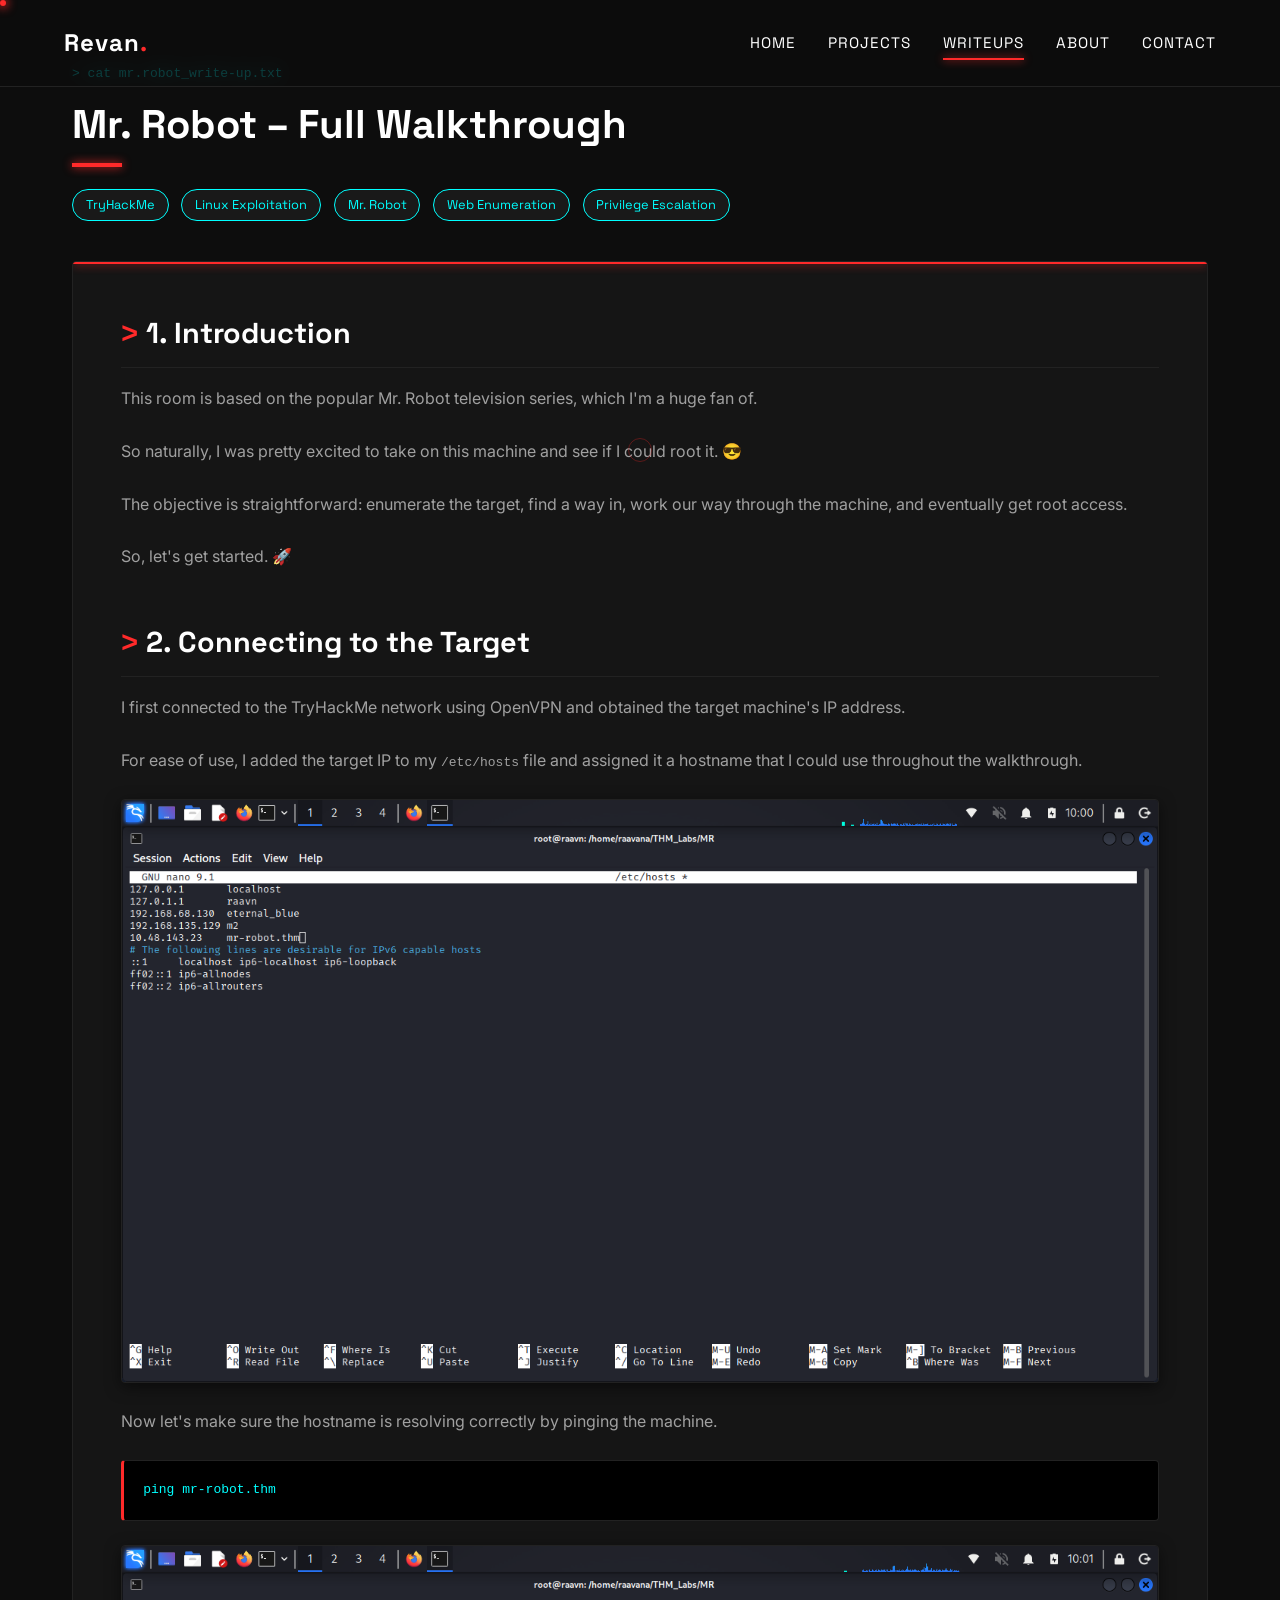
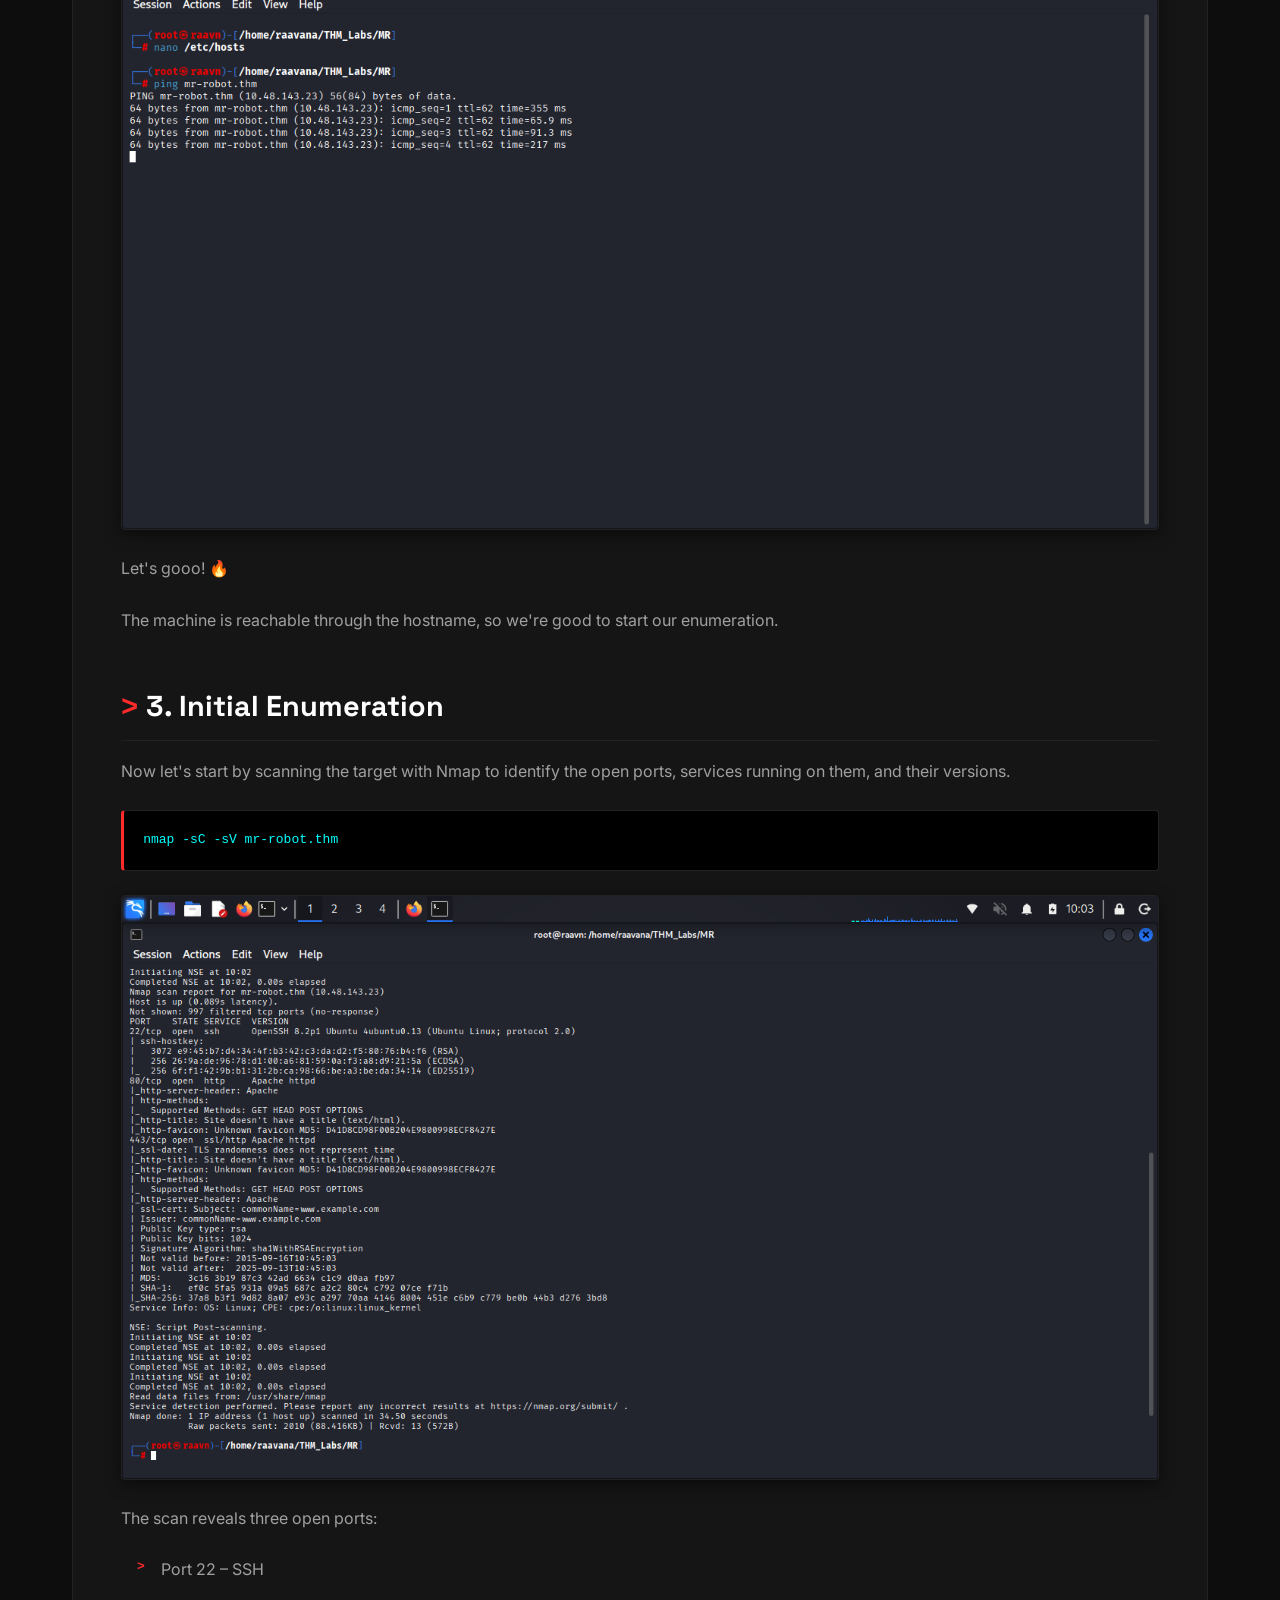
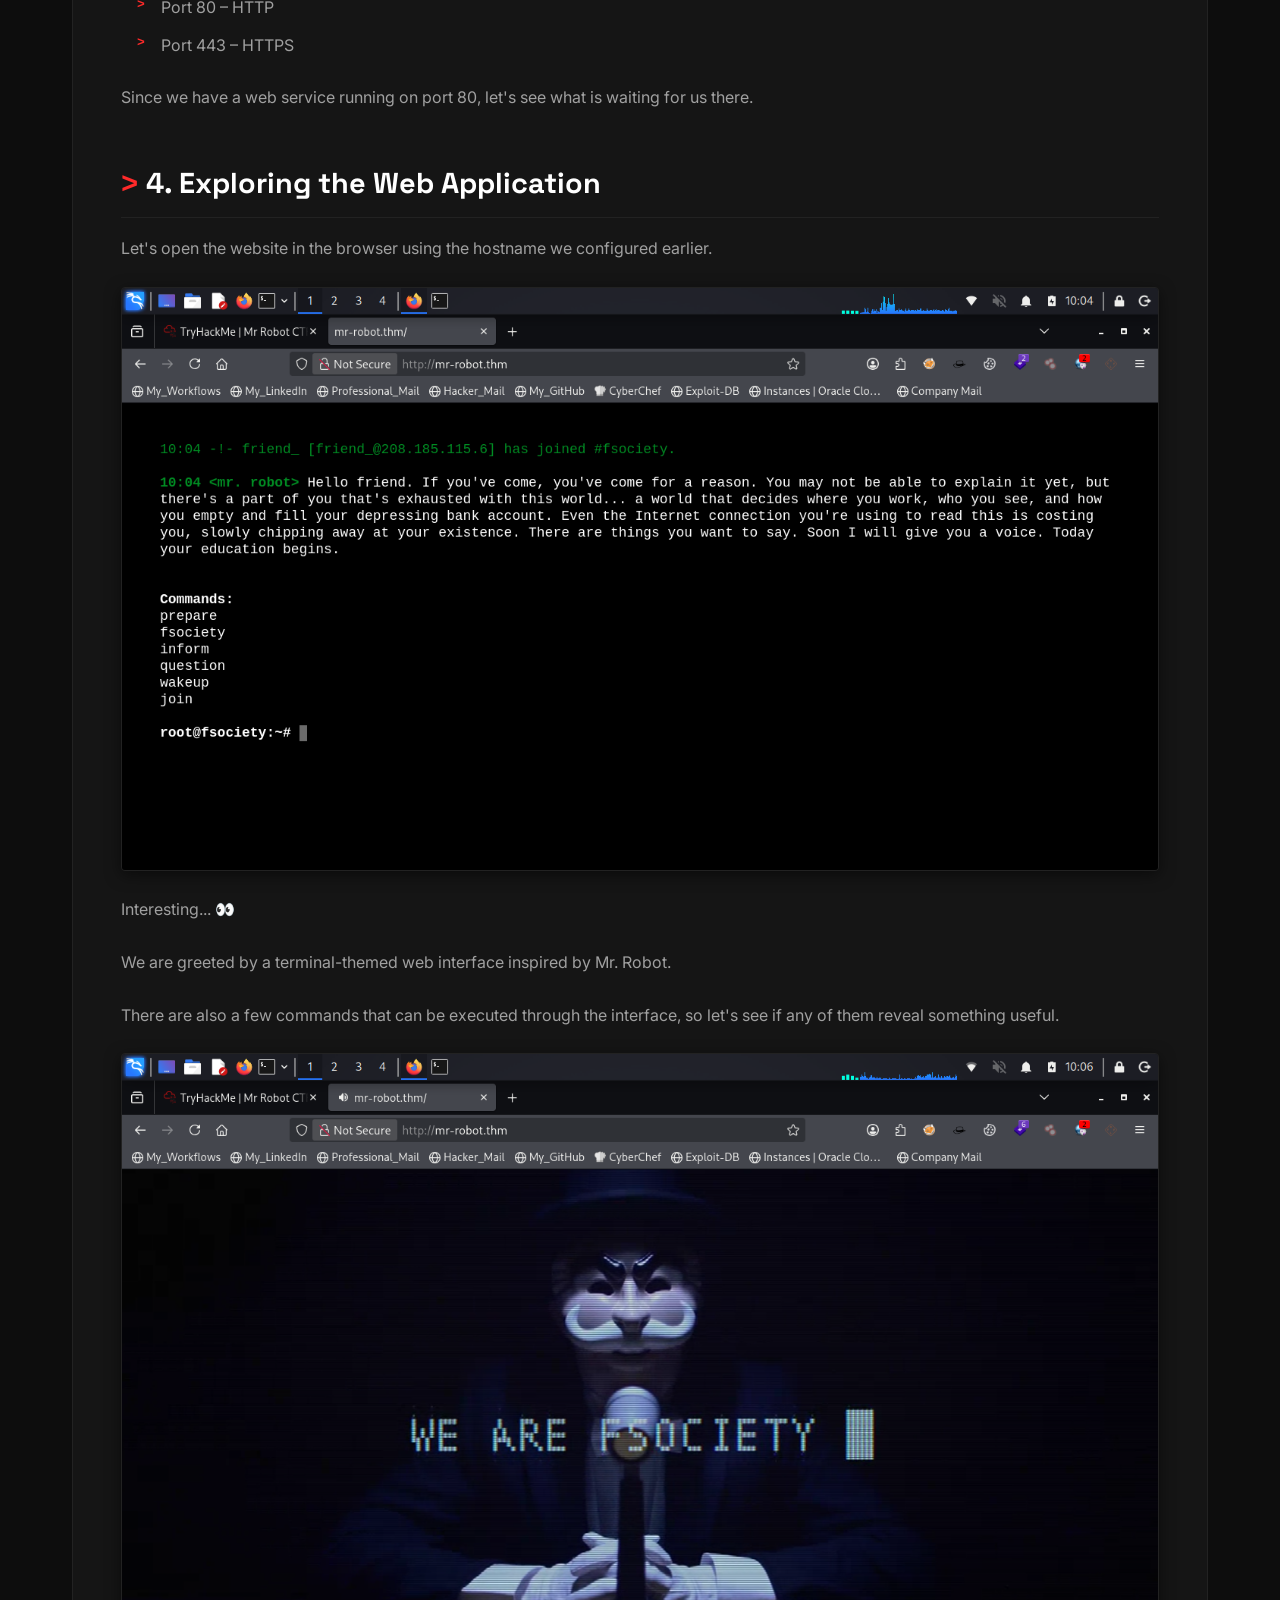
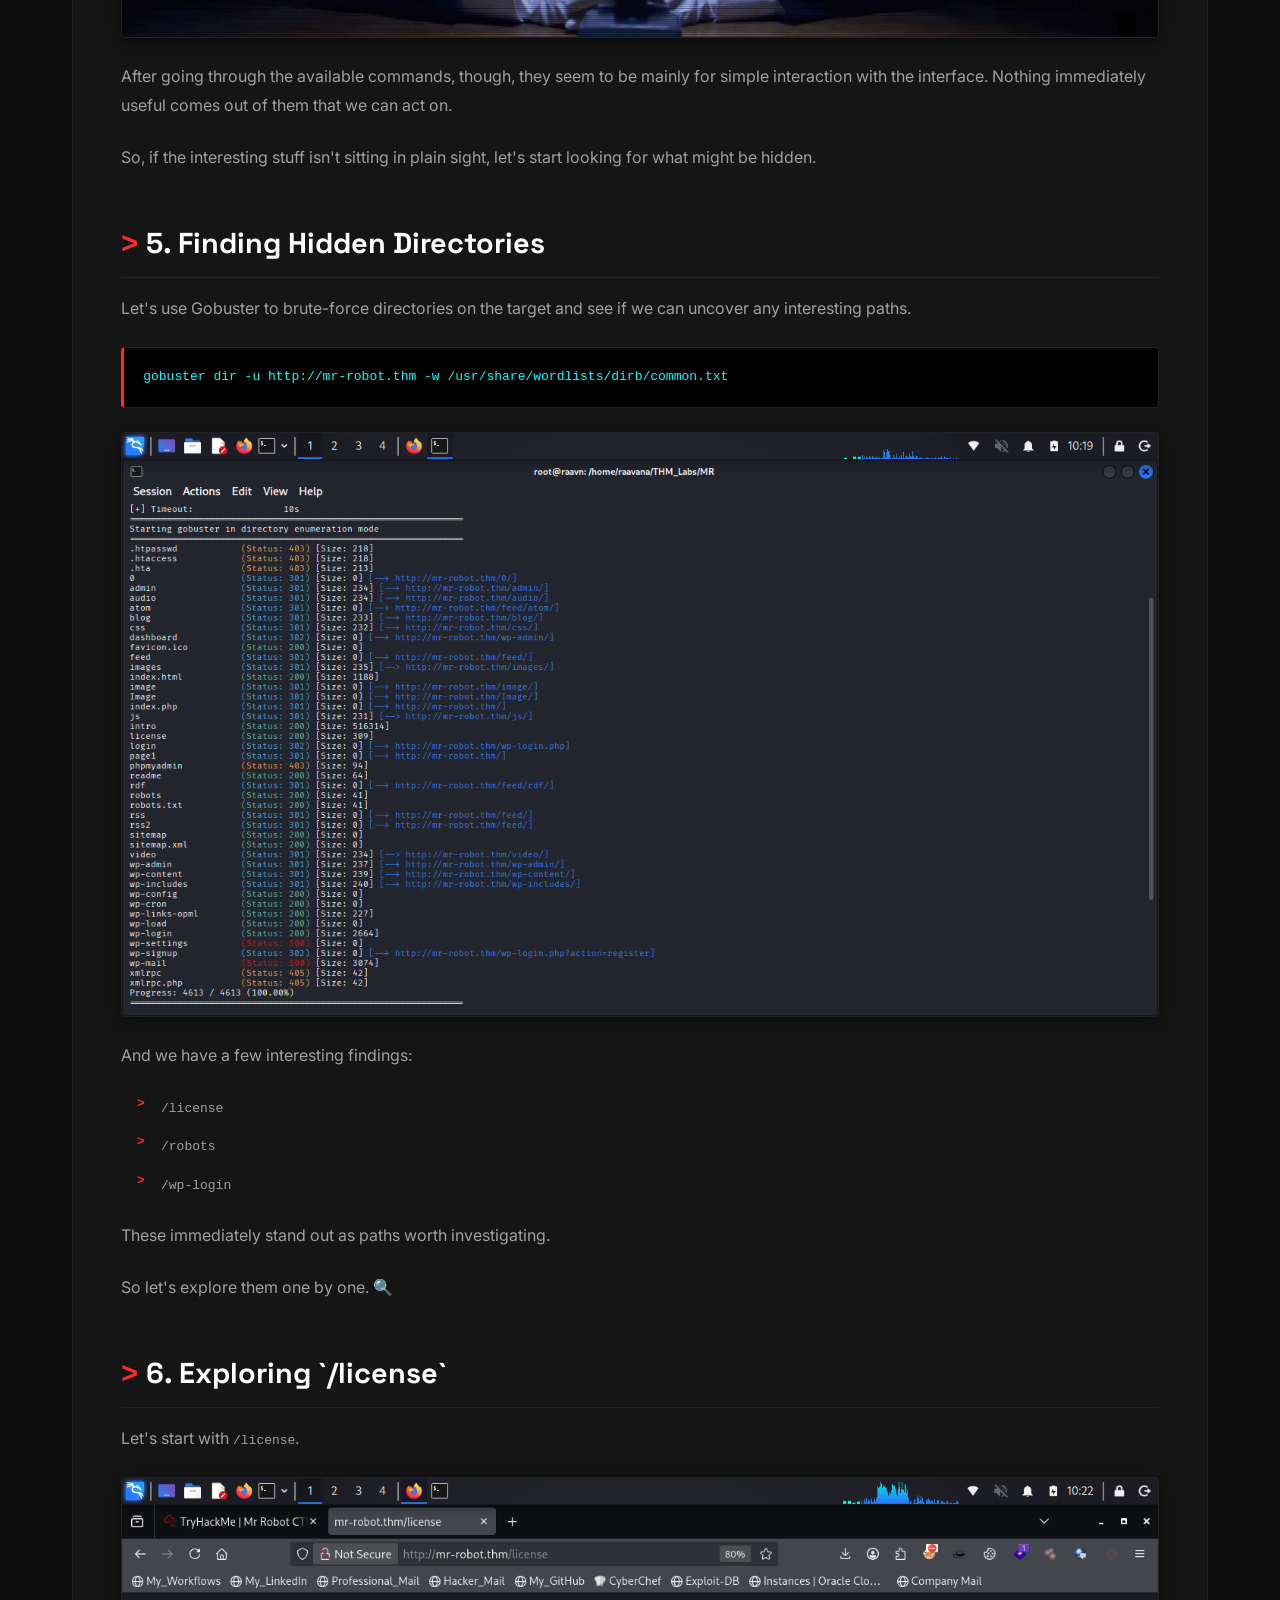
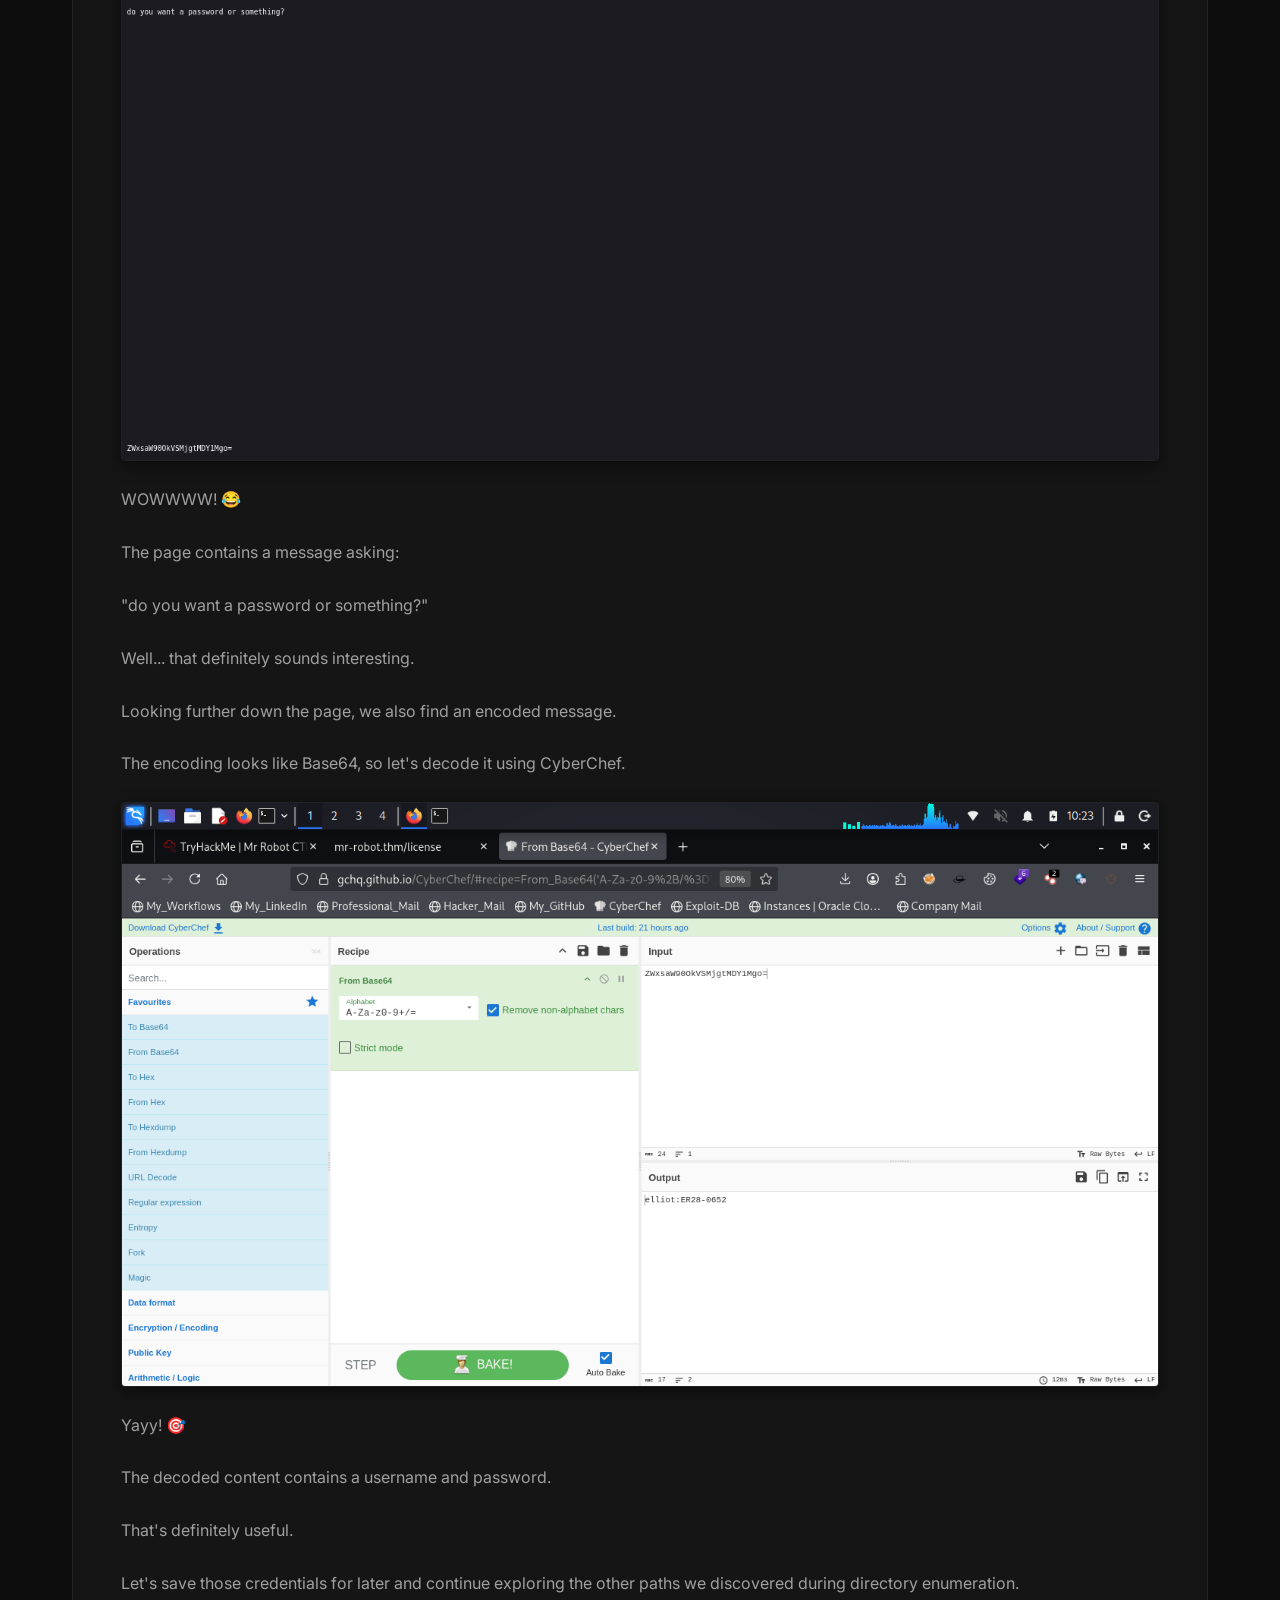
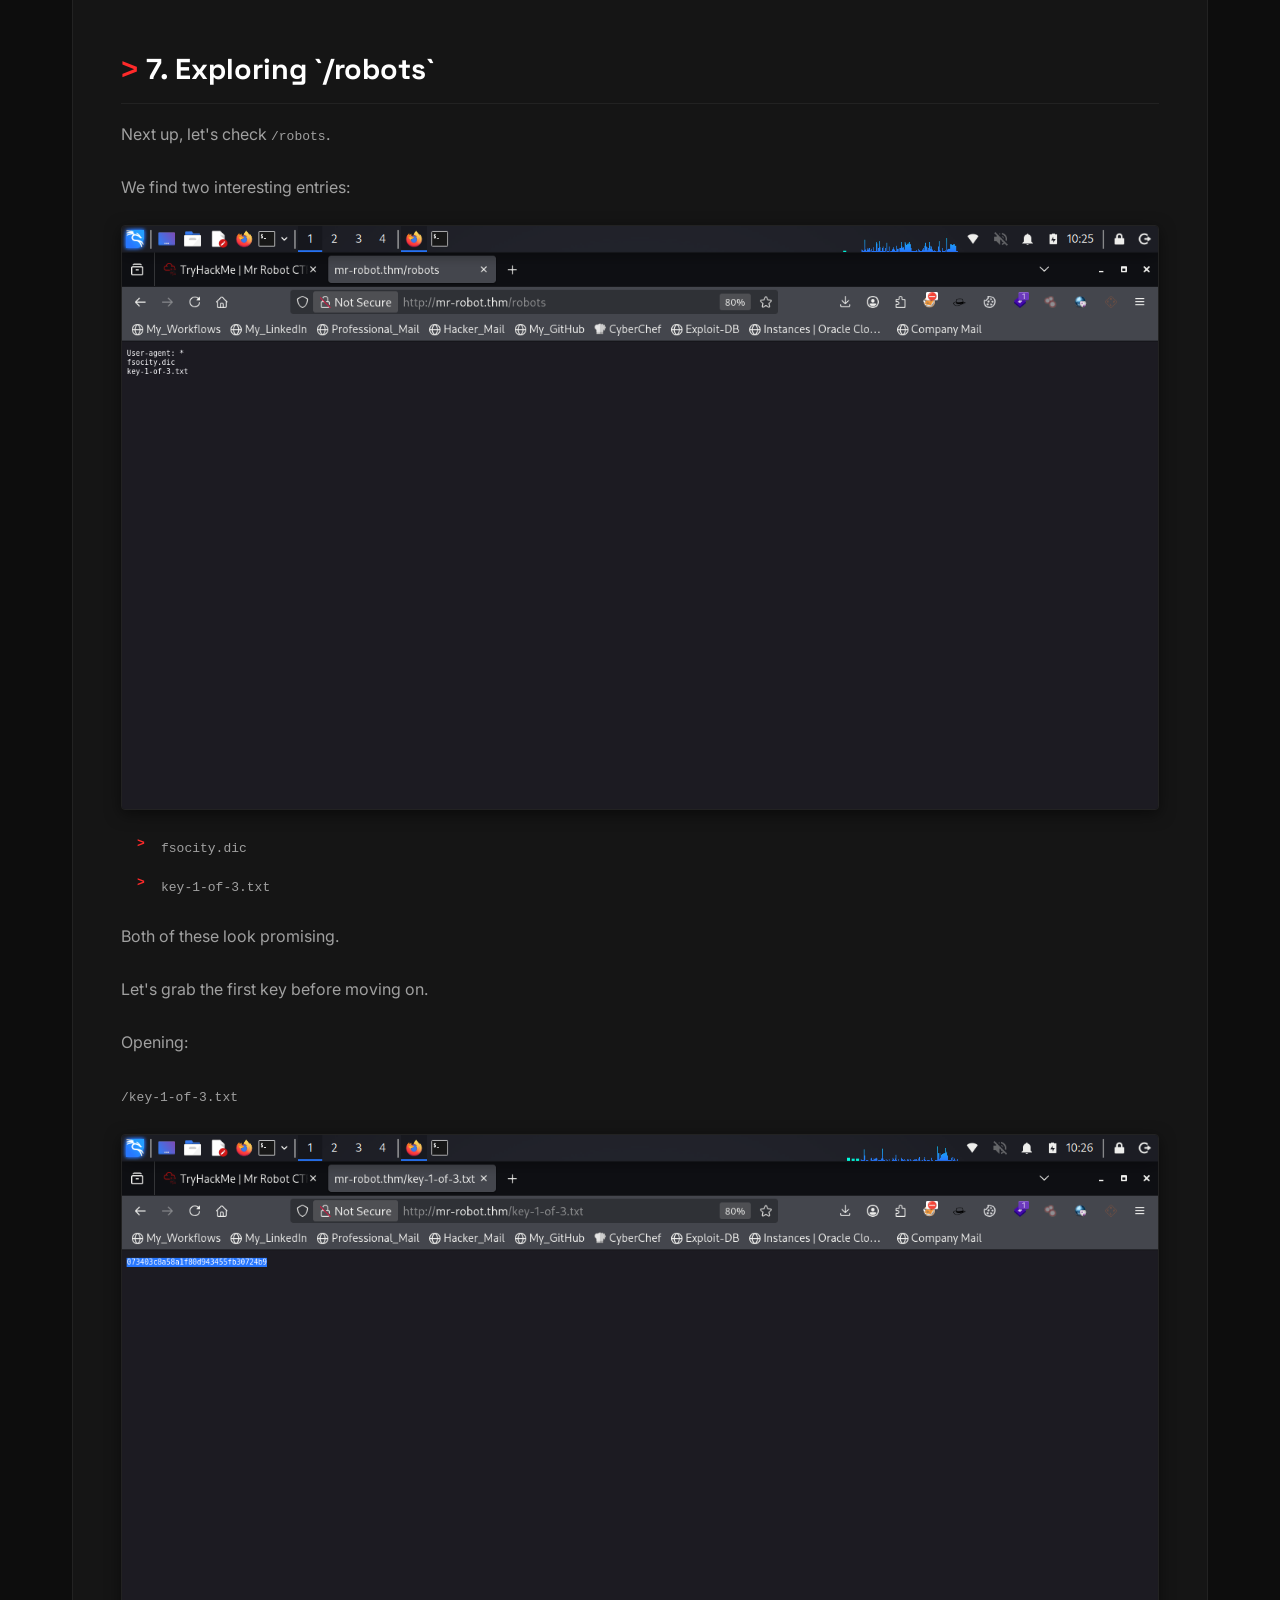
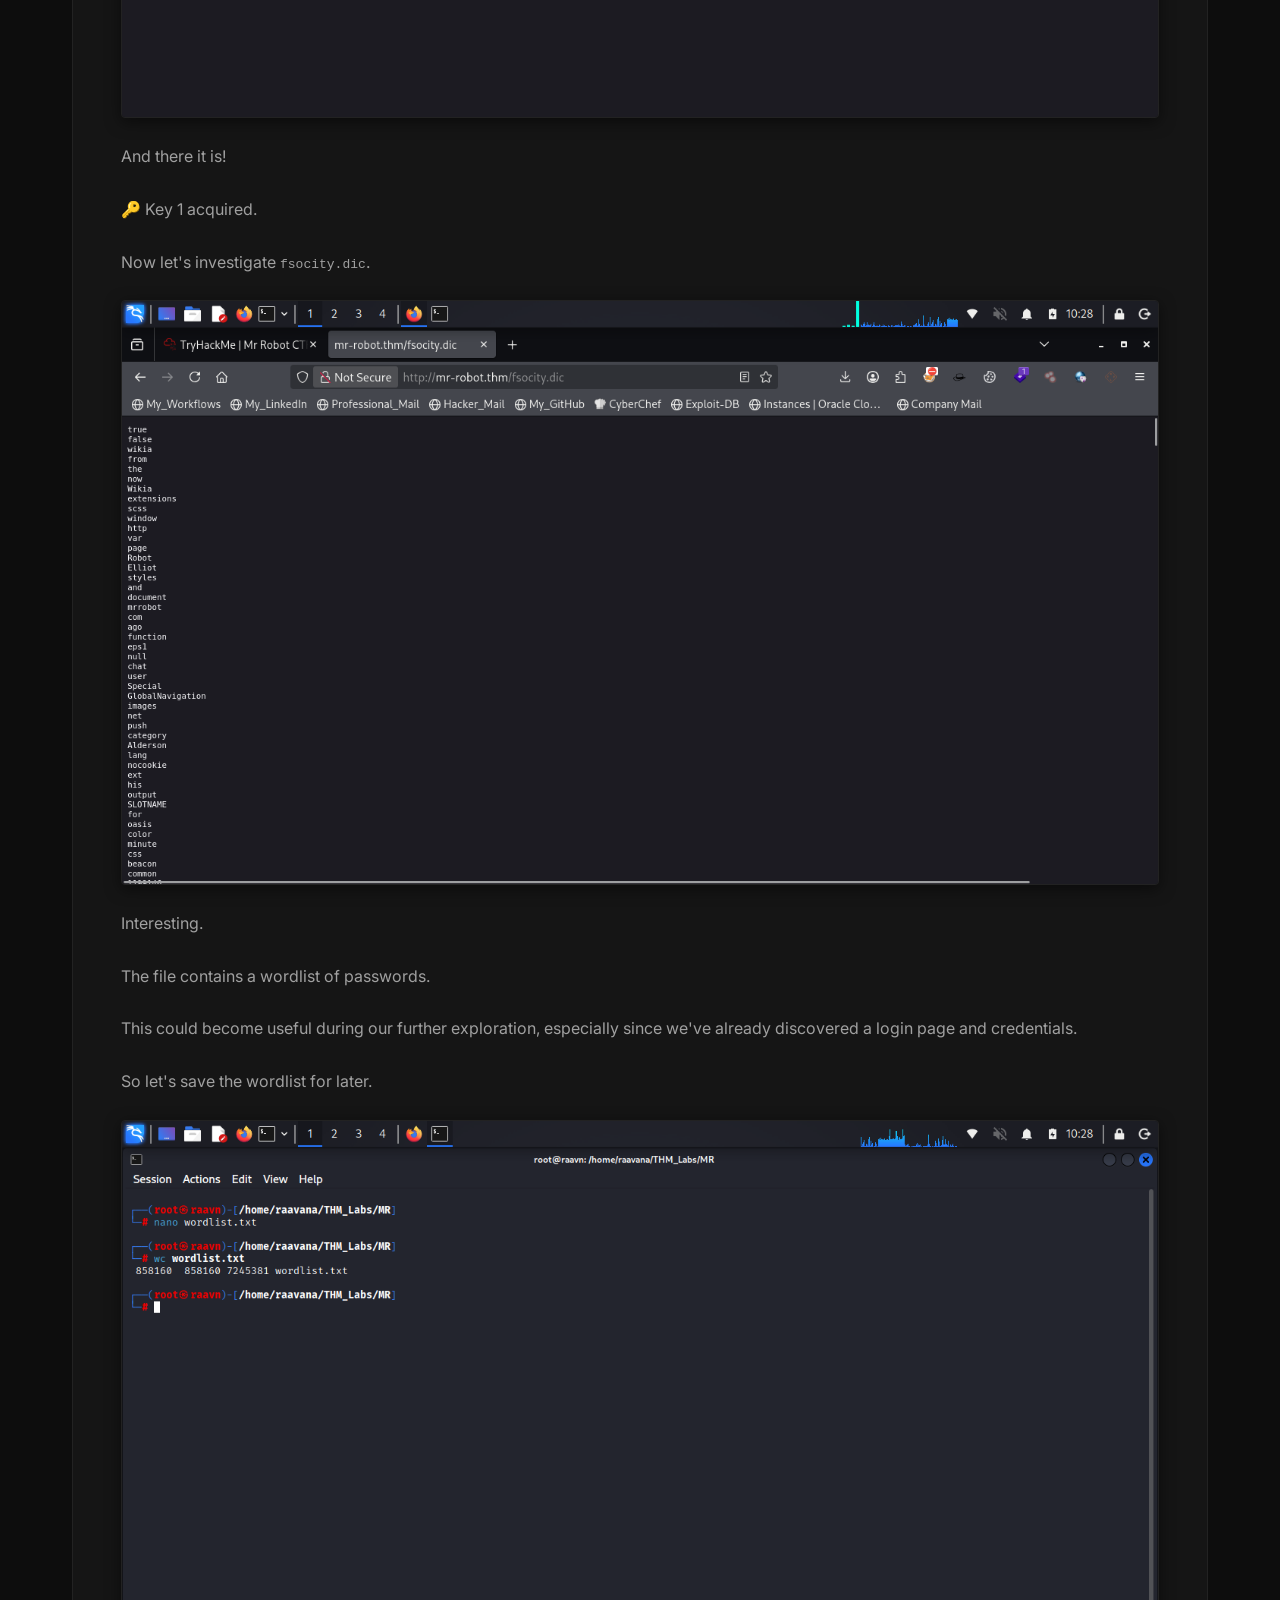
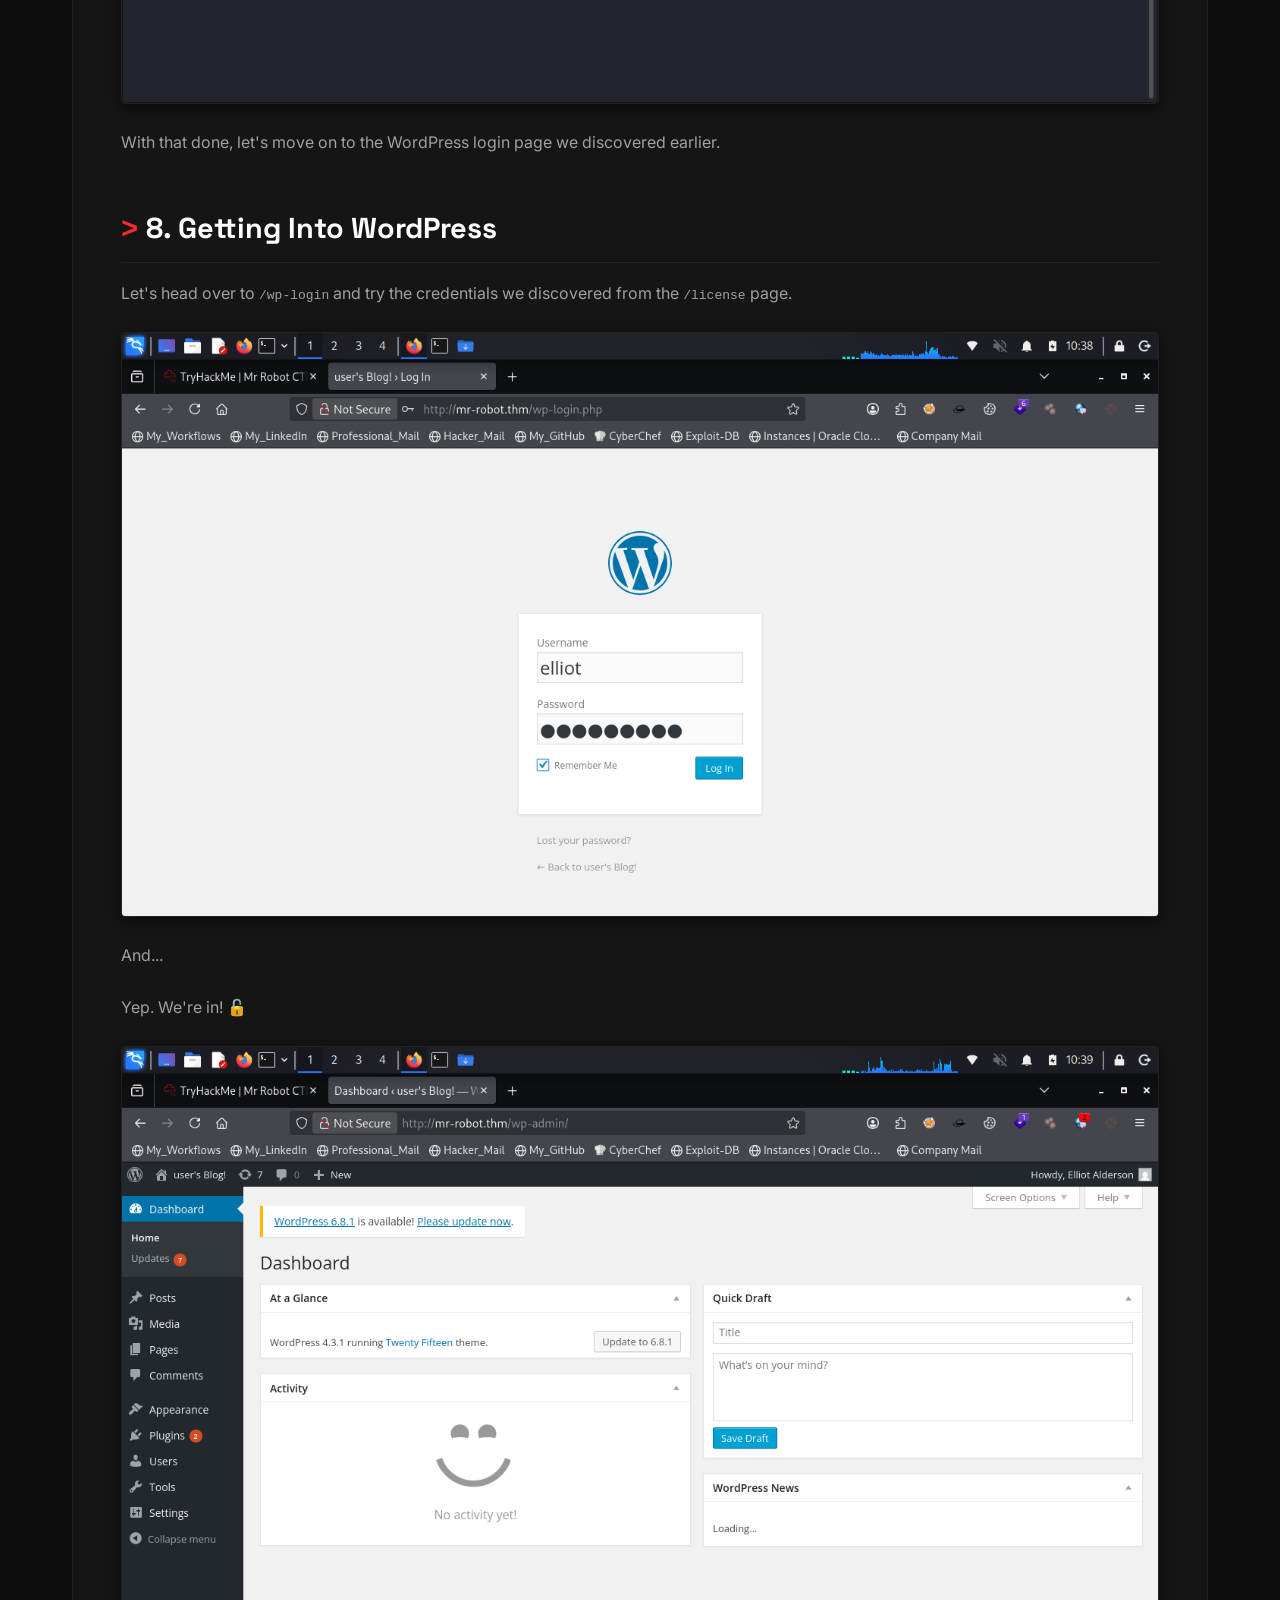
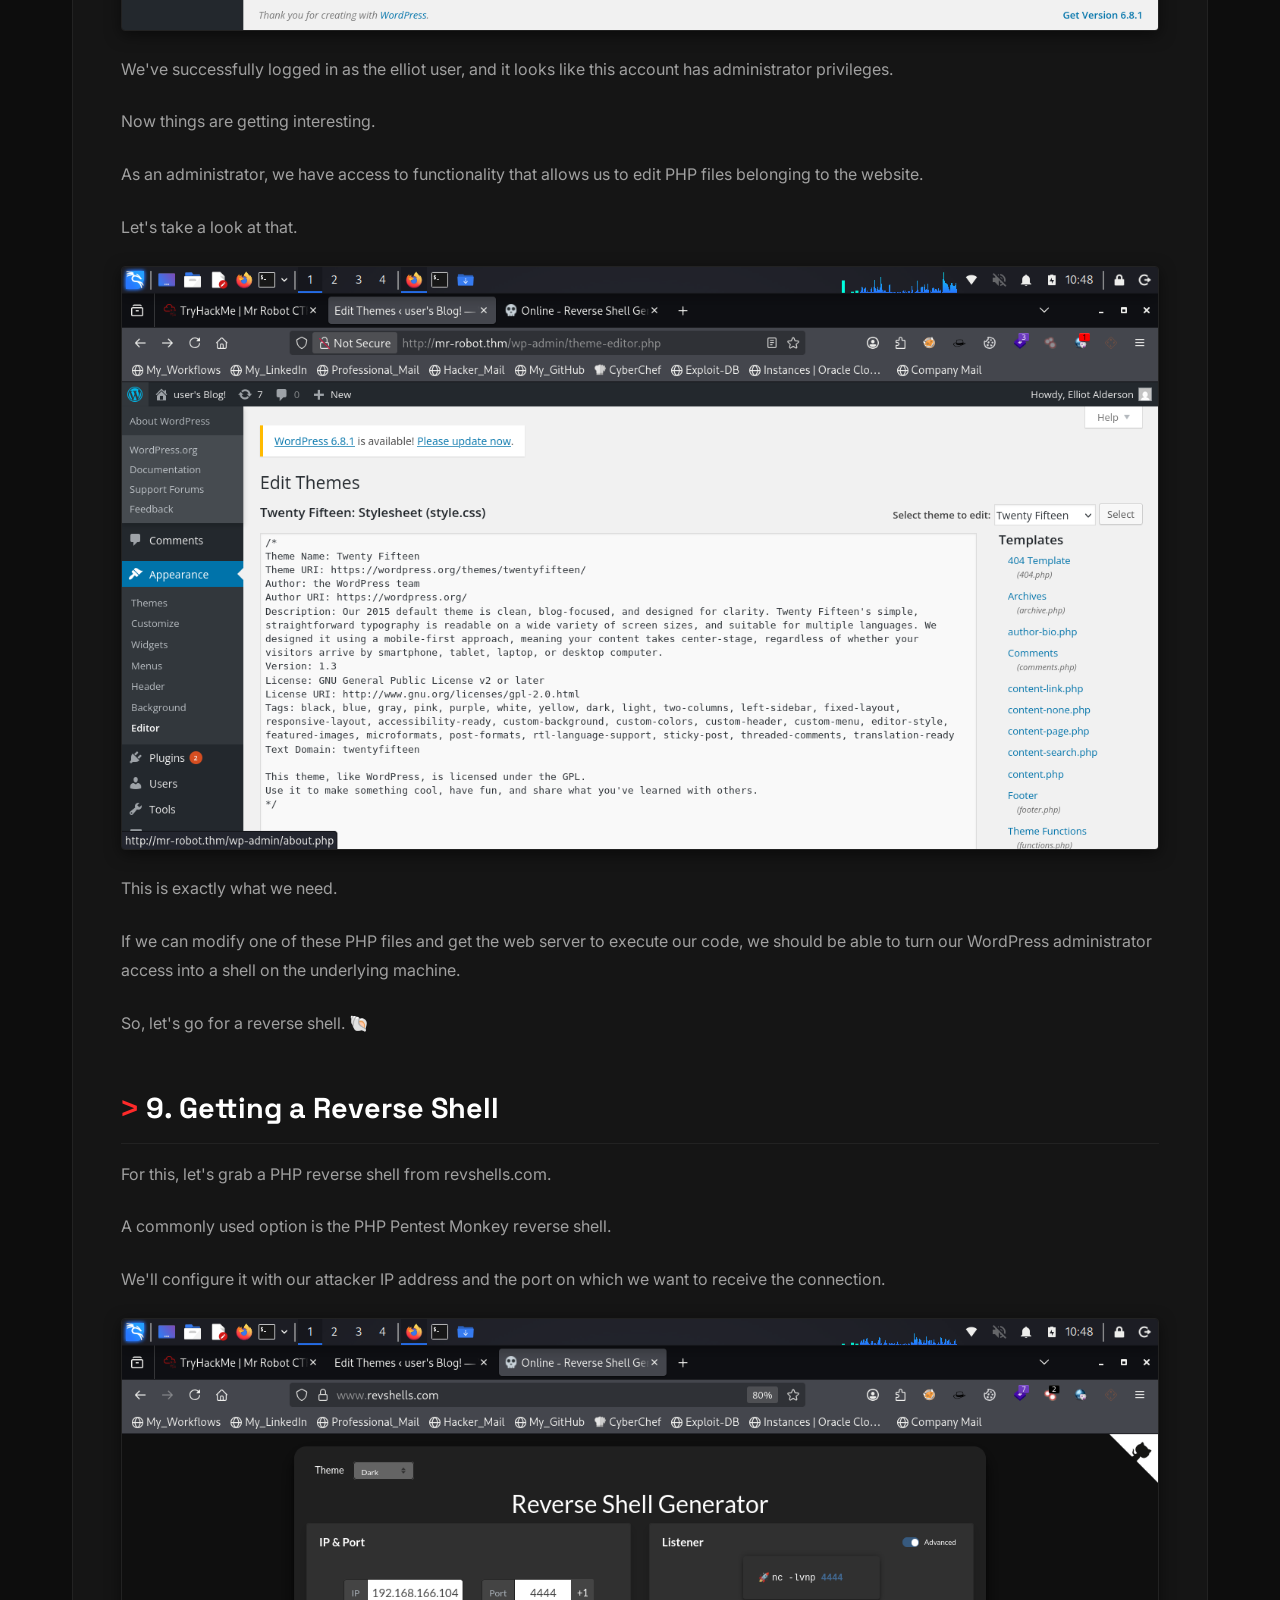
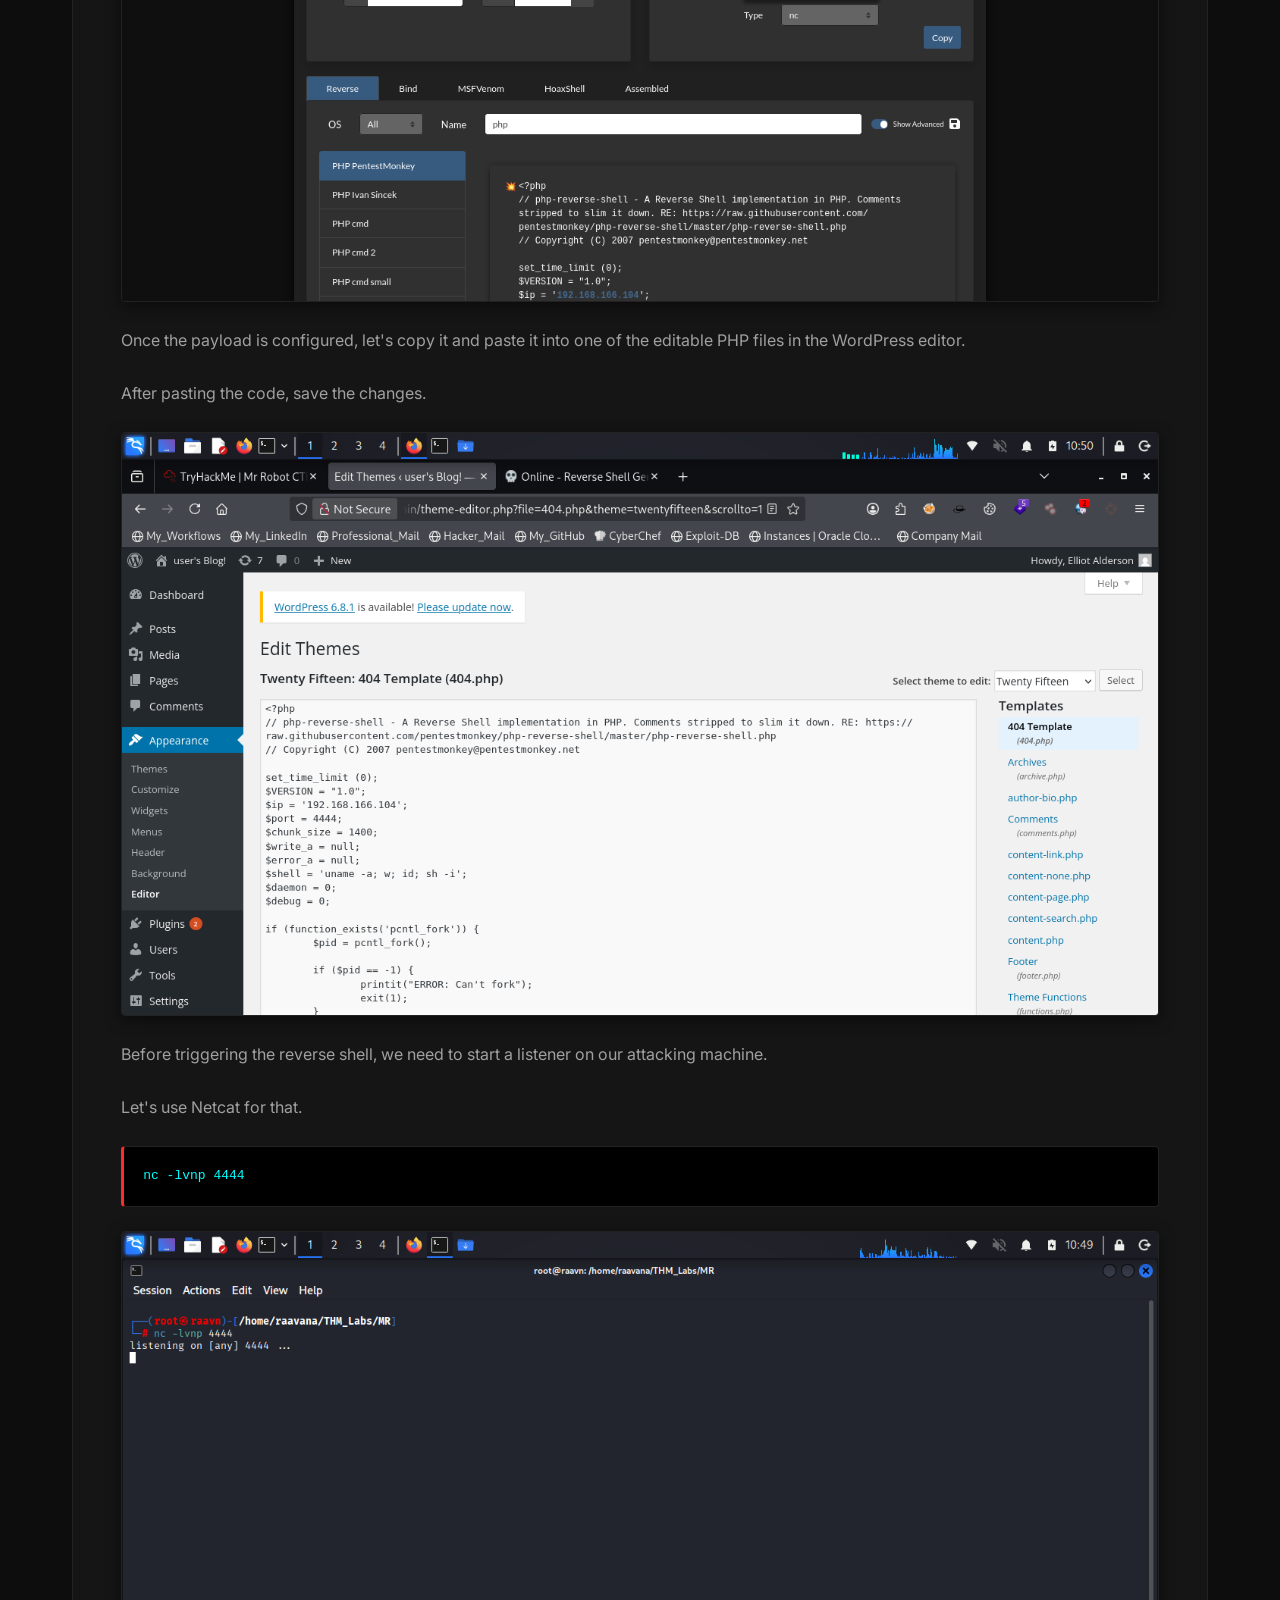
<file: writeups/mr_robot.html>
<!DOCTYPE html>
<html lang="en">

<head>
    <meta charset="UTF-8">
    <meta name="viewport" content="width=device-width, initial-scale=1.0">
    <title>Mr. Robot — Full Walkthrough | Revan Kumar</title>
    <link
        href="https://fonts.googleapis.com/css2?family=Inter:wght@300;400;500;600&family=Space+Grotesk:wght@400;600;700&display=swap"
        rel="stylesheet">
    <link rel="stylesheet" href="../css/style.css">
    <style>
        .writeup-content {
            background: var(--card-bg);
            border: 1px solid var(--card-border);
            border-radius: 4px;
            padding: 3rem;
            margin-bottom: 2rem;
            position: relative;
            overflow: hidden;
        }

        .writeup-content::before {
            content: '';
            position: absolute;
            top: 0;
            left: 0;
            width: 100%;
            height: 2px;
            background: var(--accent-primary);
            box-shadow: 0 0 10px var(--accent-primary);
        }

        .writeup-section {
            margin-bottom: 3rem;
        }

        .writeup-section h2 {
            color: var(--text-main);
            font-size: 1.8rem;
            margin-bottom: 1rem;
            border-bottom: 1px solid var(--card-border);
            padding-bottom: 0.5rem;
            font-family: var(--font-heading);
        }

        .writeup-section h2::before {
            content: '>';
            color: var(--accent-primary);
            margin-right: 0.5rem;
            font-family: monospace;
        }

        .writeup-section h3 {
            color: var(--text-main);
            font-size: 1.3rem;
            margin-top: 2rem;
            margin-bottom: 1rem;
            font-family: var(--font-heading);
        }

        .writeup-text {
            color: var(--text-muted);
            margin-bottom: 1.5rem;
            line-height: 1.8;
            font-family: var(--font-body);
        }

        .code-block {
            background: #000;
            border: 1px solid var(--card-border);
            border-radius: 4px;
            padding: 1.2rem;
            font-family: monospace;
            color: var(--accent-secondary);
            margin-bottom: 1.5rem;
            overflow-x: auto;
            border-left: 3px solid var(--accent-primary);
        }

        .writeup-image {
            max-width: 100%;
            border: 1px solid var(--card-border);
            border-radius: 4px;
            margin: 1.5rem 0;
            display: block;
            box-shadow: 0 4px 15px rgba(0, 0, 0, 0.5);
            transition: border-color var(--transition-fast);
        }

        .writeup-image:hover {
            border-color: rgba(255, 42, 42, 0.5);
        }

        .finding-list {
            list-style-type: none;
            padding-left: 1rem;
            margin-bottom: 1.5rem;
        }

        .finding-list li {
            color: var(--text-muted);
            margin-bottom: 0.8rem;
            position: relative;
            padding-left: 1.5rem;
            line-height: 1.6;
        }

        .finding-list li::before {
            content: '>';
            color: var(--accent-primary);
            position: absolute;
            left: 0;
            font-family: monospace;
            font-weight: bold;
        }

        .badge-container {
            display: flex;
            gap: 0.8rem;
            margin-bottom: 2.5rem;
            flex-wrap: wrap;
        }

        @media (max-width: 768px) {
            .writeup-content {
                padding: 1.5rem;
            }
        }
    </style>
</head>

<body>
    <div id="navbar-placeholder"></div>

    <main class="container">
        <section style="padding: 4rem 0 2rem 0;">
            <div>
                <p class="terminal-text" style="margin-bottom: 0.5rem;">&gt; cat mr.robot_write-up.txt</p>
                <h1 class="section-title">Mr. Robot – Full Walkthrough</h1>

                <div class="badge-container">
                    <span class="badge"
                        style="border-color: var(--accent-secondary); color: var(--accent-secondary);">TryHackMe</span>
                    <span class="badge"
                        style="border-color: var(--accent-secondary); color: var(--accent-secondary);">Linux
                        Exploitation</span>
                    <span class="badge"
                        style="border-color: var(--accent-secondary); color: var(--accent-secondary);">Mr. Robot</span>
                    <span class="badge"
                        style="border-color: var(--accent-secondary); color: var(--accent-secondary);">Web
                        Enumeration</span>
                    <span class="badge"
                        style="border-color: var(--accent-secondary); color: var(--accent-secondary);">Privilege
                        Escalation</span>
                </div>
            </div>

            <div class="writeup-content">

                <!-- 1. Introduction -->
                <div class="writeup-section">
                    <h2>1. Introduction</h2>
                    <p class="writeup-text">This room is based on the popular Mr. Robot television series, which I'm a
                        huge fan of.</p>
                    <p class="writeup-text">So naturally, I was pretty excited to take on this machine and see if I
                        could root it. 😎</p>
                    <p class="writeup-text">The objective is straightforward: enumerate the target, find a way in, work
                        our way through the machine, and eventually get root access.</p>
                    <p class="writeup-text">So, let's get started. 🚀</p>
                </div>

                <!-- 2. Connecting to the Target -->
                <div class="writeup-section">
                    <h2>2. Connecting to the Target</h2>
                    <p class="writeup-text">I first connected to the TryHackMe network using OpenVPN and obtained the
                        target machine's IP address.</p>
                    <p class="writeup-text">For ease of use, I added the target IP to my <code>/etc/hosts</code> file
                        and assigned it a hostname that I could use throughout the walkthrough.</p>
                    <img src="../assets/writeups/mr.robot/1_Host_Edit.png" alt="Configuring host entry in /etc/hosts"
                        class="writeup-image">
                    <p class="writeup-text">Now let's make sure the hostname is resolving correctly by pinging the
                        machine.</p>
                    <div class="code-block">ping mr-robot.thm</div>
                    <img src="../assets/writeups/mr.robot/2_Ping.png" alt="Testing connection to target using ping"
                        class="writeup-image">
                    <p class="writeup-text">Let's gooo! 🔥</p>
                    <p class="writeup-text">The machine is reachable through the hostname, so we're good to start our
                        enumeration.</p>
                </div>

                <!-- 3. Initial Enumeration -->
                <div class="writeup-section">
                    <h2>3. Initial Enumeration</h2>
                    <p class="writeup-text">Now let's start by scanning the target with Nmap to identify the open ports,
                        services running on them, and their versions.</p>
                    <div class="code-block">nmap -sC -sV mr-robot.thm</div>
                    <img src="../assets/writeups/mr.robot/3_nmap_scan.png" alt="Nmap service scanning results"
                        class="writeup-image">
                    <p class="writeup-text">The scan reveals three open ports:</p>
                    <ul class="finding-list">
                        <li>Port 22 &ndash; SSH</li>
                        <li>Port 80 &ndash; HTTP</li>
                        <li>Port 443 &ndash; HTTPS</li>
                    </ul>
                    <p class="writeup-text">Since we have a web service running on port 80, let's see what is waiting
                        for us there.</p>
                </div>

                <!-- 4. Exploring the Web Application -->
                <div class="writeup-section">
                    <h2>4. Exploring the Web Application</h2>
                    <p class="writeup-text">Let's open the website in the browser using the hostname we configured
                        earlier.</p>
                    <img src="../assets/writeups/mr.robot/4_web_interface.png"
                        alt="Accessing target web page in browser" class="writeup-image">
                    <p class="writeup-text">Interesting... 👀</p>
                    <p class="writeup-text">We are greeted by a terminal-themed web interface inspired by Mr. Robot.</p>
                    <p class="writeup-text">There are also a few commands that can be executed through the interface, so
                        let's see if any of them reveal something useful.</p>
                    <img src="../assets/writeups/mr.robot/5_web_interface.png"
                        alt="Testing commands inside web interface" class="writeup-image">
                    <p class="writeup-text">After going through the available commands, though, they seem to be mainly
                        for simple interaction with the interface. Nothing immediately useful comes out of them that we
                        can act on.</p>
                    <p class="writeup-text">So, if the interesting stuff isn't sitting in plain sight, let's start
                        looking for what might be hidden.</p>
                </div>

                <!-- 5. Finding Hidden Directories -->
                <div class="writeup-section">
                    <h2>5. Finding Hidden Directories</h2>
                    <p class="writeup-text">Let's use Gobuster to brute-force directories on the target and see if we
                        can uncover any interesting paths.</p>
                    <div class="code-block">gobuster dir -u http://mr-robot.thm -w /usr/share/wordlists/dirb/common.txt
                    </div>
                    <img src="../assets/writeups/mr.robot/6_Directories_discovered.png"
                        alt="Gobuster directory brute force output" class="writeup-image">
                    <p class="writeup-text">And we have a few interesting findings:</p>
                    <ul class="finding-list">
                        <li><code>/license</code></li>
                        <li><code>/robots</code></li>
                        <li><code>/wp-login</code></li>
                    </ul>
                    <p class="writeup-text">These immediately stand out as paths worth investigating.</p>
                    <p class="writeup-text">So let's explore them one by one. 🔍</p>
                </div>

                <!-- 6. Exploring `/license` -->
                <div class="writeup-section">
                    <h2>6. Exploring `/license`</h2>
                    <p class="writeup-text">Let's start with <code>/license</code>.</p>
                    <img src="../assets/writeups/mr.robot/7_License.png" alt="Navigating to license file in browser"
                        class="writeup-image">
                    <p class="writeup-text">WOWWWW! 😂</p>
                    <p class="writeup-text">The page contains a message asking:</p>
                    <p class="writeup-text">"do you want a password or something?"</p>
                    <p class="writeup-text">Well... that definitely sounds interesting.</p>
                    <p class="writeup-text">Looking further down the page, we also find an encoded message.</p>
                    <p class="writeup-text">The encoding looks like Base64, so let's decode it using CyberChef.</p>
                    <img src="../assets/writeups/mr.robot/8_Decoded.png" alt="Decoding Base64 data with CyberChef"
                        class="writeup-image">
                    <p class="writeup-text">Yayy! 🎯</p>
                    <p class="writeup-text">The decoded content contains a username and password.</p>
                    <p class="writeup-text">That's definitely useful.</p>
                    <p class="writeup-text">Let's save those credentials for later and continue exploring the other
                        paths we discovered during directory enumeration.</p>
                </div>

                <!-- 7. Exploring `/robots` -->
                <div class="writeup-section">
                    <h2>7. Exploring `/robots`</h2>
                    <p class="writeup-text">Next up, let's check <code>/robots</code>.</p>
                    <p class="writeup-text">We find two interesting entries:</p>
                    <img src="../assets/writeups/mr.robot/9_robots.png" alt="Discovered entries in robots.txt"
                        class="writeup-image">
                    <ul class="finding-list">
                        <li><code>fsocity.dic</code></li>
                        <li><code>key-1-of-3.txt</code></li>
                    </ul>
                    <p class="writeup-text">Both of these look promising.</p>
                    <p class="writeup-text">Let's grab the first key before moving on.</p>
                    <p class="writeup-text">Opening:</p>
                    <p class="writeup-text"><code>/key-1-of-3.txt</code></p>
                    <img src="../assets/writeups/mr.robot/10_Key1.png" alt="Reading key-1-of-3.txt"
                        class="writeup-image">
                    <p class="writeup-text">And there it is!</p>
                    <p class="writeup-text">🔑 Key 1 acquired.</p>
                    <p class="writeup-text">Now let's investigate <code>fsocity.dic</code>.</p>
                    <img src="../assets/writeups/mr.robot/11_Discovered_wordlist.png"
                        alt="Inspecting fsocity.dic file contents" class="writeup-image">
                    <p class="writeup-text">Interesting.</p>
                    <p class="writeup-text">The file contains a wordlist of passwords.</p>
                    <p class="writeup-text">This could become useful during our further exploration, especially since
                        we've already discovered a login page and credentials.</p>
                    <p class="writeup-text">So let's save the wordlist for later.</p>
                    <img src="../assets/writeups/mr.robot/12_Pasted_wordlist.png"
                        alt="Saving wordlist to local dictionary file" class="writeup-image">
                    <p class="writeup-text">With that done, let's move on to the WordPress login page we discovered
                        earlier.</p>
                </div>

                <!-- 8. Getting Into WordPress -->
                <div class="writeup-section">
                    <h2>8. Getting Into WordPress</h2>
                    <p class="writeup-text">Let's head over to <code>/wp-login</code> and try the credentials we
                        discovered from the <code>/license</code> page.</p>
                    <img src="../assets/writeups/mr.robot/13_WP_Login.png" alt="WordPress login screen input"
                        class="writeup-image">
                    <p class="writeup-text">And...</p>
                    <p class="writeup-text">Yep. We're in! 🔓</p>
                    <img src="../assets/writeups/mr.robot/14_WP_Dashboard.png"
                        alt="Logged into WordPress dashboard as elliot" class="writeup-image">
                    <p class="writeup-text">We've successfully logged in as the elliot user, and it looks like this
                        account has administrator privileges.</p>
                    <p class="writeup-text">Now things are getting interesting.</p>
                    <p class="writeup-text">As an administrator, we have access to functionality that allows us to edit
                        PHP files belonging to the website.</p>
                    <p class="writeup-text">Let's take a look at that.</p>
                    <img src="../assets/writeups/mr.robot/15_Editor_Tab.png" alt="Navigating to WordPress theme editor"
                        class="writeup-image">
                    <p class="writeup-text">This is exactly what we need.</p>
                    <p class="writeup-text">If we can modify one of these PHP files and get the web server to execute
                        our code, we should be able to turn our WordPress administrator access into a shell on the
                        underlying machine.</p>
                    <p class="writeup-text">So, let's go for a reverse shell. 🐚</p>
                </div>

                <!-- 9. Getting a Reverse Shell -->
                <div class="writeup-section">
                    <h2>9. Getting a Reverse Shell</h2>
                    <p class="writeup-text">For this, let's grab a PHP reverse shell from revshells.com.</p>
                    <p class="writeup-text">A commonly used option is the PHP Pentest Monkey reverse shell.</p>
                    <p class="writeup-text">We'll configure it with our attacker IP address and the port on which we
                        want to receive the connection.</p>
                    <img src="../assets/writeups/mr.robot/16_Reverse_Shell.png"
                        alt="Configuring reverse shell on revshells.com" class="writeup-image">
                    <p class="writeup-text">Once the payload is configured, let's copy it and paste it into one of the
                        editable PHP files in the WordPress editor.</p>
                    <p class="writeup-text">After pasting the code, save the changes.</p>
                    <img src="../assets/writeups/mr.robot/17_Pasted_Shell.png"
                        alt="Pasting payload into WordPress theme files" class="writeup-image">
                    <p class="writeup-text">Before triggering the reverse shell, we need to start a listener on our
                        attacking machine.</p>
                    <p class="writeup-text">Let's use Netcat for that.</p>
                    <div class="code-block">nc -lvnp 4444</div>
                    <img src="../assets/writeups/mr.robot/18_NC_Listener.png" alt="Starting netcat port listener"
                        class="writeup-image">
                    <p class="writeup-text">The listener is ready.</p>
                    <p class="writeup-text">Now let's trigger the reverse shell by accessing the modified PHP file
                        through the browser:</p>
                    <p class="writeup-text"><code>http://mr-robot.thm/&lt;reverse-shell.php&gt;</code></p>
                    <p class="writeup-text">And...</p>
                    <p class="writeup-text">We've got a connection! 🔥</p>
                    <img src="../assets/writeups/mr.robot/19_Obtained_Shell.png"
                        alt="Reverse shell session received in terminal" class="writeup-image">
                    <p class="writeup-text">We now have a PHP reverse shell on the target.</p>
                    <p class="writeup-text">That's our initial foothold.</p>
                </div>

                <!-- 10. Stabilizing the Shell -->
                <div class="writeup-section">
                    <h2>10. Stabilizing the Shell</h2>
                    <p class="writeup-text">The reverse shell we've obtained is functional, but it's not exactly the
                        most comfortable environment to work with.</p>
                    <p class="writeup-text">So let's make it more interactive using a Python PTY shell.</p>
                    <div class="code-block">python -c 'import pty;pty.spawn("/bin/bash")'</div>
                    <img src="../assets/writeups/mr.robot/20_Interactive_Shell.png"
                        alt="Upgrading reverse shell to interactive PTY" class="writeup-image">
                    <p class="writeup-text">Much better.</p>

                </div>

                <!-- 11. Finding the `robot` User -->
                <div class="writeup-section">
                    <h2>11. Finding the `robot` User</h2>
                    <p class="writeup-text">While exploring the filesystem, we find a user named robot inside the
                        <code>/home</code> directory.
                    </p>

                    <p class="writeup-text">There are two interesting files:</p>
                    <ul class="finding-list">
                        <li><code>key-2-of-3.txt</code></li>
                        <li><code>password.raw-md5</code></li>
                    </ul>


                    <img src="../assets/writeups/mr.robot/21_Found_PasswdHash.png"
                        alt="Checking password.raw-md5 contents" class="writeup-image">
                    <p class="writeup-text">Now we have something we can work with.</p>
                    <p class="writeup-text">Let's crack the hash using John the Ripper. 🔐</p>
                </div>

                <!-- 12. Cracking the `robot` Password -->
                <div class="writeup-section">
                    <h2>12. Cracking the `robot` Password</h2>
                    <p class="writeup-text">Before starting the cracking process, let's copy the discovered hash into a
                        text file.</p>
                    <p class="writeup-text">Since the password was hashed using the MD5 algorithm, John the Ripper needs
                        to be told that we're dealing with a <code>Raw-MD5</code> hash.</p>
                    <p class="writeup-text">The command used was:</p>
                    <div class="code-block">john hash.txt --format=Raw-MD5 --wordlist=/usr/share/wordlists/rockyou.txt
                    </div>
                    <p class="writeup-text">Now let's crack the hash!</p>
                    <img src="../assets/writeups/mr.robot/22_Cracked_Password.png"
                        alt="MD5 password hash cracked with John the Ripper" class="writeup-image">
                    <p class="writeup-text">Let's gooo! 🔥</p>
                    <p class="writeup-text">John successfully cracked the hash, and we've got the password for the robot
                        user.</p>
                    <p class="writeup-text">Now let's try switching to that account.</p>
                </div>

                <!-- 13. Switching to the `robot` User -->
                <div class="writeup-section">
                    <h2>13. Switching to the `robot` User</h2>
                    <p class="writeup-text">Let's use <code>su</code> to switch to the robot user.</p>
                    <div class="code-block">su robot</div>
                    <p class="writeup-text">We are prompted for the password, which we enter to authenticate
                        successfully.</p>
                    <img src="../assets/writeups/mr.robot/23_Switched_User.png" alt="Authenticating as robot user"
                        class="writeup-image">
                    <p class="writeup-text">And there we go.</p>
                    <p class="writeup-text">We're now logged in as robot. 🎯</p>
                    <div class="code-block">whoami</div>
                    <p class="writeup-text">The command confirms we are operating as the robot user.</p>
                    <p class="writeup-text">Let's make sure our shell is interactive by running the Python PTY command
                        again:</p>
                    <div class="code-block">python -c 'import pty;pty.spawn("/bin/bash")'</div>


                    <p class="writeup-text">And there it is.</p>
                    <p class="writeup-text">🔑 Key 2 acquired.</p>
                    <p class="writeup-text">Now we have two out of the three keys.</p>
                    <p class="writeup-text">But the final one is most probably waiting for us inside the
                        <code>/root</code> directory.
                    </p>

                    <p class="writeup-text">That means it's time for the final stage:</p>
                    <p class="writeup-text">Privilege escalation. 👀</p>
                </div>

                <!-- 14. Hunting for SUID Binaries -->
                <div class="writeup-section">
                    <h2>14. Hunting for SUID Binaries</h2>
                    <p class="writeup-text">One of the things worth checking during Linux privilege-escalation
                        enumeration is SUID binaries.</p>
                    <p class="writeup-text">A SUID binary can execute with the privileges of its owner, which is
                        particularly dangerous when a binary owned by root has an exploitable configuration or
                        functionality.</p>
                    <p class="writeup-text">So let's search for SUID binaries owned by root.</p>
                    <div class="code-block">find / -user root -perm /4000 2>/dev/null</div>
                    <img src="../assets/writeups/mr.robot/24_SUID_Check.png" alt="Listing SUID binaries on the system"
                        class="writeup-image">
                    <p class="writeup-text">And there it is.</p>
                    <p class="writeup-text">One entry immediately catches our attention:</p>
                    <p class="writeup-text"><code>/usr/local/bin/nmap</code></p>
                    <p class="writeup-text">An Nmap binary with SUID permissions is highly unusual.</p>
                    <p class="writeup-text">This could potentially allow us to execute commands with elevated
                        privileges.</p>
                    <p class="writeup-text">And just like that, we have our privilege-escalation vector. 🚀</p>
                </div>

                <!-- 15. Checking GTFOBins -->
                <div class="writeup-section">
                    <h2>15. Checking GTFOBins</h2>
                    <p class="writeup-text">Rather than trying to figure out the exploitation technique from scratch,
                        let's check GTFOBins for a known way to abuse Nmap when it has SUID privileges.</p>
                    <img src="../assets/writeups/mr.robot/25_GTFOBINS_Check.png" alt="Abusing Nmap SUID on GTFOBins"
                        class="writeup-image">
                    <p class="writeup-text">There it is.</p>
                    <p class="writeup-text">GTFOBins provides an exact technique for spawning a shell through the
                        SUID-enabled Nmap binary.</p>
                    <p class="writeup-text">Let's use the command provided there.</p>
                </div>

                <!-- 16. Getting Root Access -->
                <div class="writeup-section">
                    <h2>16. Getting Root Access</h2>
                    <p class="writeup-text">Let's execute the GTFOBins technique.</p>
                    <div class="code-block">nmap --interactive
                        !/bin/sh</div>
                    <img src="../assets/writeups/mr.robot/26_Key3.png" alt="Root shell execution and final key capture"
                        class="writeup-image">
                    <p class="writeup-text">And...</p>
                    <p class="writeup-text">Yahoooo! 😂🔥</p>
                    <p class="writeup-text">We're root!!!</p>
                    <p class="writeup-text">The command successfully spawned a shell with root privileges.</p>
                    <p class="writeup-text">We can confirm this by checking our user identity:</p>
                    <div class="code-block">id</div>
                    <p class="writeup-text">The result shows that we're operating as:</p>
                    <p class="writeup-text"><code>uid=0(root)</code></p>
                    <p class="writeup-text">Root access achieved. 🎯</p>
                    <p class="writeup-text">Now that we have full privileges, we can finally access the
                        <code>/root</code> directory and retrieve the final key.
                    </p>

                    <p class="writeup-text">🔑 Key 3 acquired.</p>
                    <p class="writeup-text">The machine is fully rooted. 🤖💀</p>
                </div>

                <!-- 17. What I've Learnt From This Room -->
                <div class="writeup-section">
                    <h2>17. What I've Learnt From This Room 📝</h2>
                    <p class="writeup-text">This room was a really interesting demonstration of how multiple small
                        weaknesses can be chained together to compromise an entire machine.</p>
                    <p class="writeup-text">Here are the biggest things I took away from it:</p>
                    <ul class="finding-list">
                        <li>Sensitive information exposed through web directories can make an attacker's job much
                            easier. The <code>/license</code> page exposed credentials that eventually gave us
                            administrative access to WordPress.</li>
                        <li>Directory enumeration is extremely valuable. Paths such as <code>/license</code>,
                            <code>/robots</code>, and <code>/wp-login</code> weren't immediately visible from the main
                            page, but discovering them opened up several new attack paths.
                        </li>
                        <li>Encoded information shouldn't be ignored. The Base64-encoded content on the
                            <code>/license</code> page initially looked like meaningless text, but decoding it revealed
                            usable credentials.
                        </li>
                        <li>Web application administrator access can become system-level code execution. Because the
                            WordPress administrator could edit PHP files, we were able to turn application-level access
                            into a reverse shell.</li>
                        <li>A foothold is only the beginning. Once inside the machine, we still had to enumerate the
                            filesystem, identify other users, recover credentials, and find a path toward privilege
                            escalation.</li>
                        <li>Weak password hashing can expose credentials. The robot user's password was stored as an MD5
                            hash, which could be cracked using John the Ripper.</li>
                        <li>SUID binaries deserve careful attention during Linux enumeration. The SUID-enabled Nmap
                            binary provided the final path from the robot user to root.</li>
                    </ul>
                </div>

                <!-- 18. Attack Chain Summary and Conclusion -->
                <div class="writeup-section" style="margin-bottom: 0; border-bottom: none;">
                    <h2>18. Attack Chain Summary ⚡</h2>
                    <p class="writeup-text">Let's quickly recap the complete attack path:</p>
                    <p class="writeup-text"
                        style="text-align: center; line-height: 2; font-family: var(--font-heading); color: var(--accent-secondary); margin-bottom: 3rem;">
                        Web Enumeration<br>
                        ↓<br>
                        Hidden <code>/license</code> Directory<br>
                        ↓<br>
                        Base64-Encoded Credentials<br>
                        ↓<br>
                        WordPress Administrator Access<br>
                        ↓<br>
                        PHP File Modification<br>
                        ↓<br>
                        Reverse Shell<br>
                        ↓<br>
                        <code>robot</code> User Enumeration<br>
                        ↓<br>
                        MD5 Password Hash<br>
                        ↓<br>
                        John the Ripper<br>
                        ↓<br>
                        Switch to <code>robot</code><br>
                        ↓<br>
                        SUID Nmap Discovery<br>
                        ↓<br>
                        GTFOBins Technique<br>
                        ↓<br>
                        Root Access<br>
                        ↓<br>
                        Key 3 🔑
                    </p>

                    <h2>Final Thoughts</h2>
                    <p class="writeup-text">What I really liked about this room was how naturally each discovery led to
                        the next.</p>
                    <p class="writeup-text">We started with nothing more than a reachable web server.</p>
                    <p class="writeup-text">Then directory enumeration revealed hidden paths.</p>
                    <p class="writeup-text">One of those paths exposed credentials.</p>
                    <p class="writeup-text">Those credentials gave us WordPress administrator access.</p>
                    <p class="writeup-text">The administrator access gave us the ability to execute PHP code and obtain
                        a reverse shell.</p>
                    <p class="writeup-text">From there, we found the robot user's password hash, cracked it, and
                        switched users.</p>
                    <p class="writeup-text">Finally, a misconfigured SUID Nmap binary gave us the privilege escalation
                        path we needed to become root.</p>
                    <p class="writeup-text">One discovery kept unlocking the next stage of the attack. 🔓</p>
                    <p class="writeup-text">And that's probably the biggest lesson I took away from this room: don't
                        ignore small findings just because they don't immediately give you access. A username, an
                        encoded string, a wordlist, or an unusual file permission might not seem important on its own,
                        but when combined with other findings, it can become the missing piece of the entire attack
                        chain.</p>
                    <hr style="border: 0; border-top: 1px solid var(--card-border); margin: 2rem 0;">
                    <p class="writeup-text">And with that...</p>
                    <p class="writeup-text" style="margin-bottom: 0;">Mr. Robot has been rooted. 🤖🔥</p>
                </div>

            </div>

            <a href="../writeups.html" class="btn" style="margin-bottom: 2rem;"><span>&larr; Back to Writeups</span></a>
        </section>
    </main>

    <div id="footer-placeholder"></div>

    <script>const basePath = "../";</script>
    <script src="../js/components.js"></script>
    <script src="../js/cursor.js"></script>
</body>

</html>
</file>
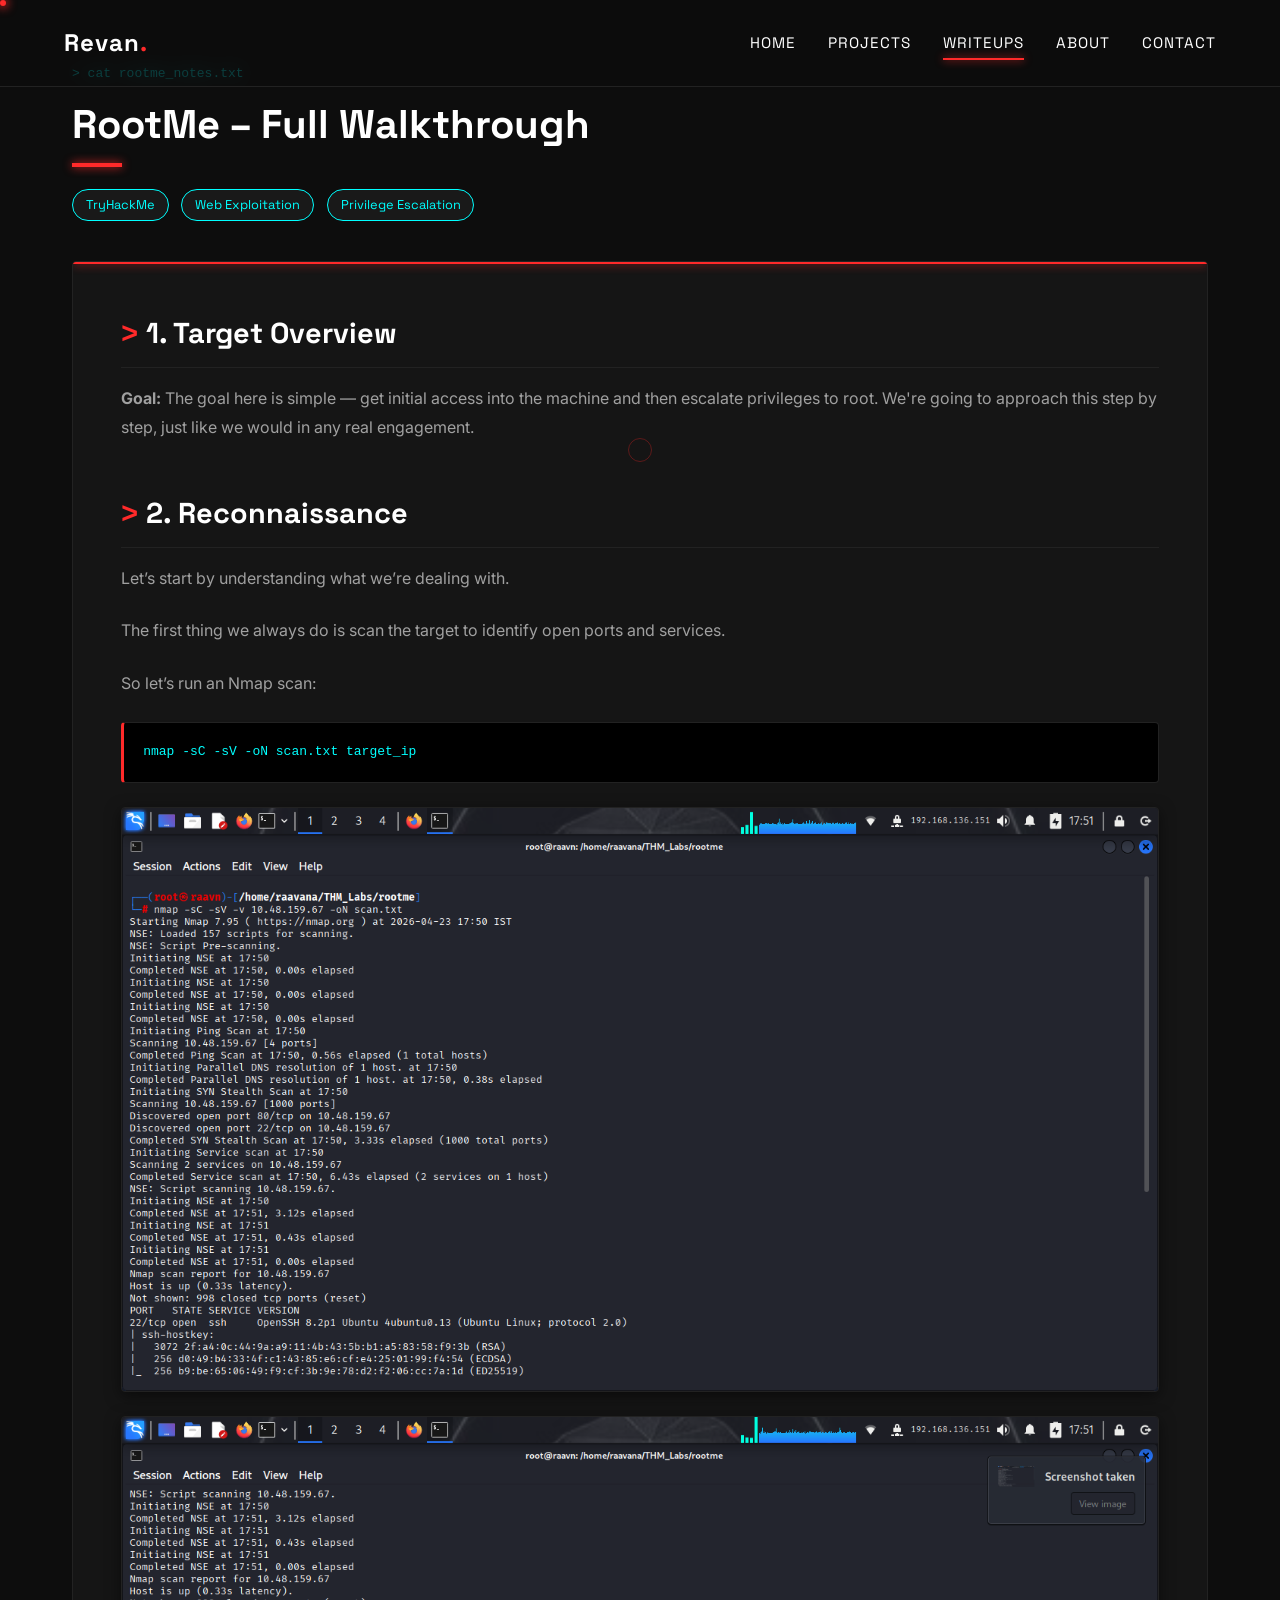
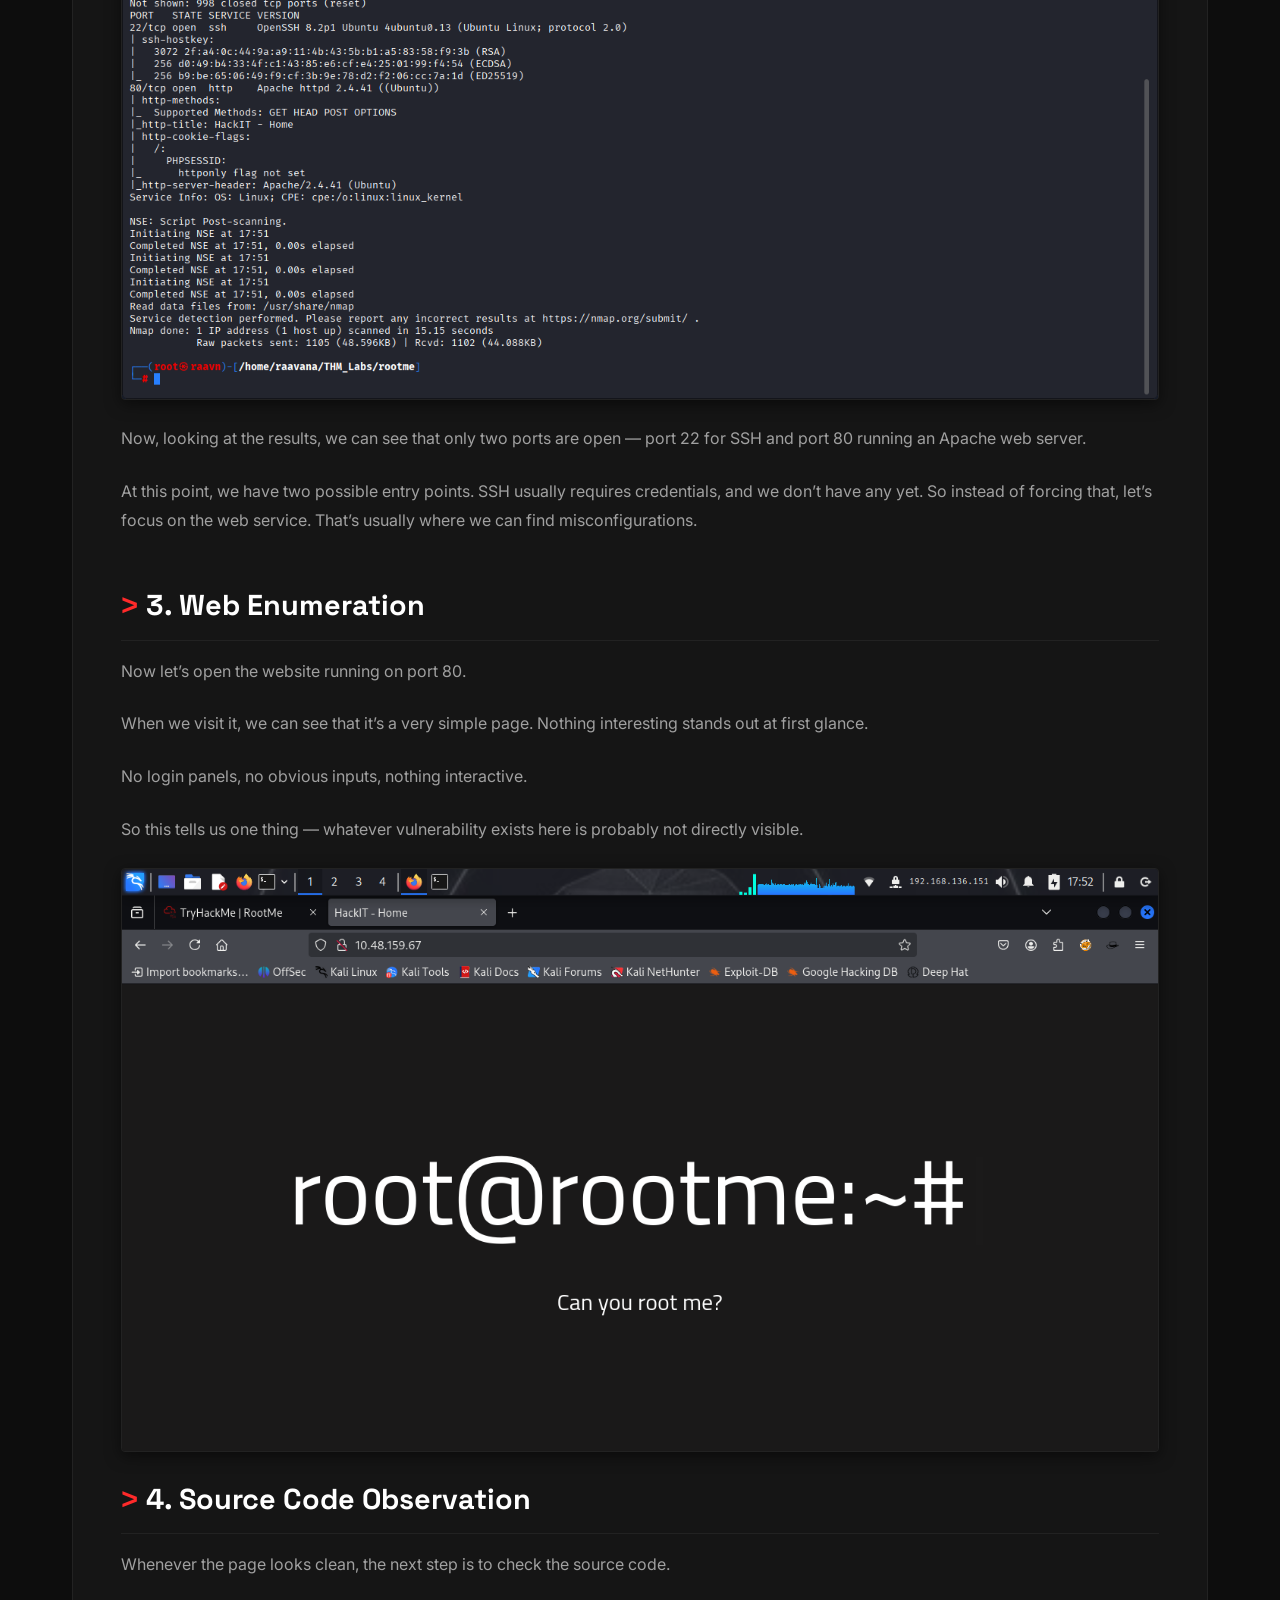
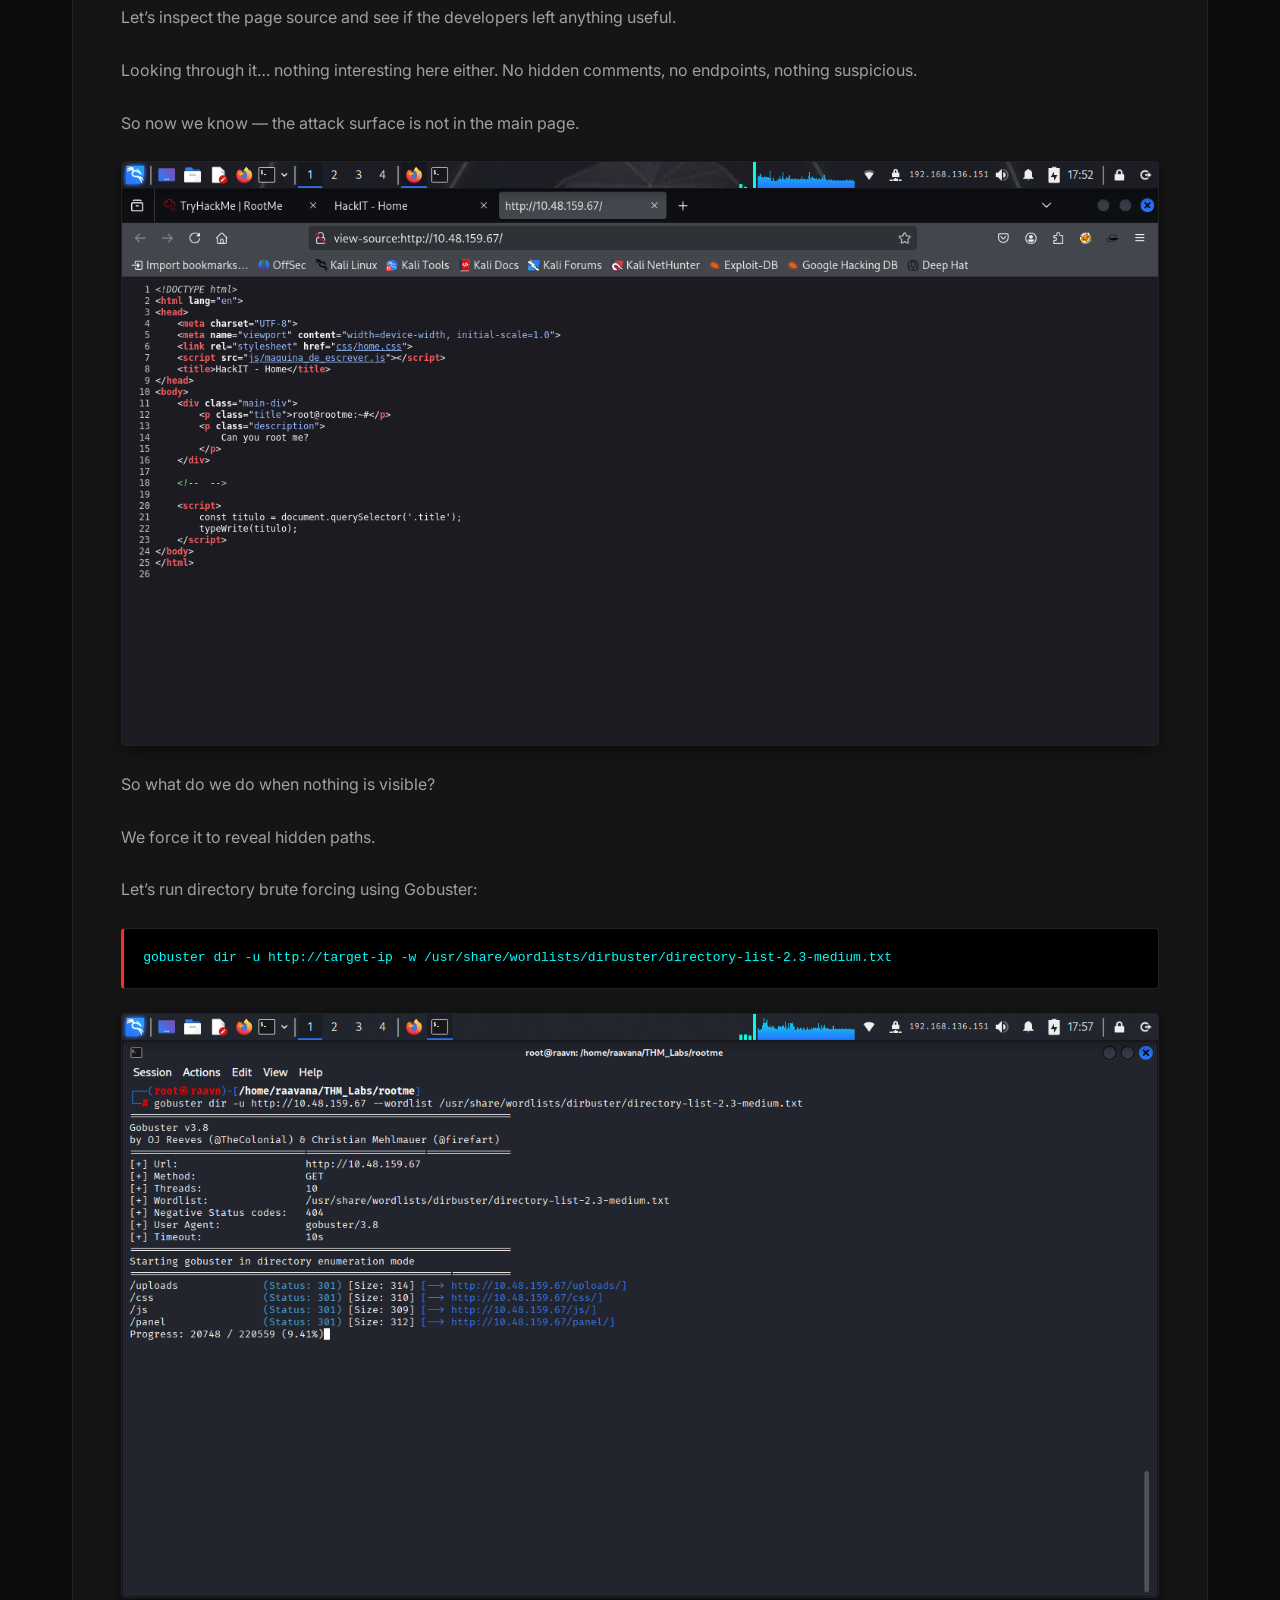
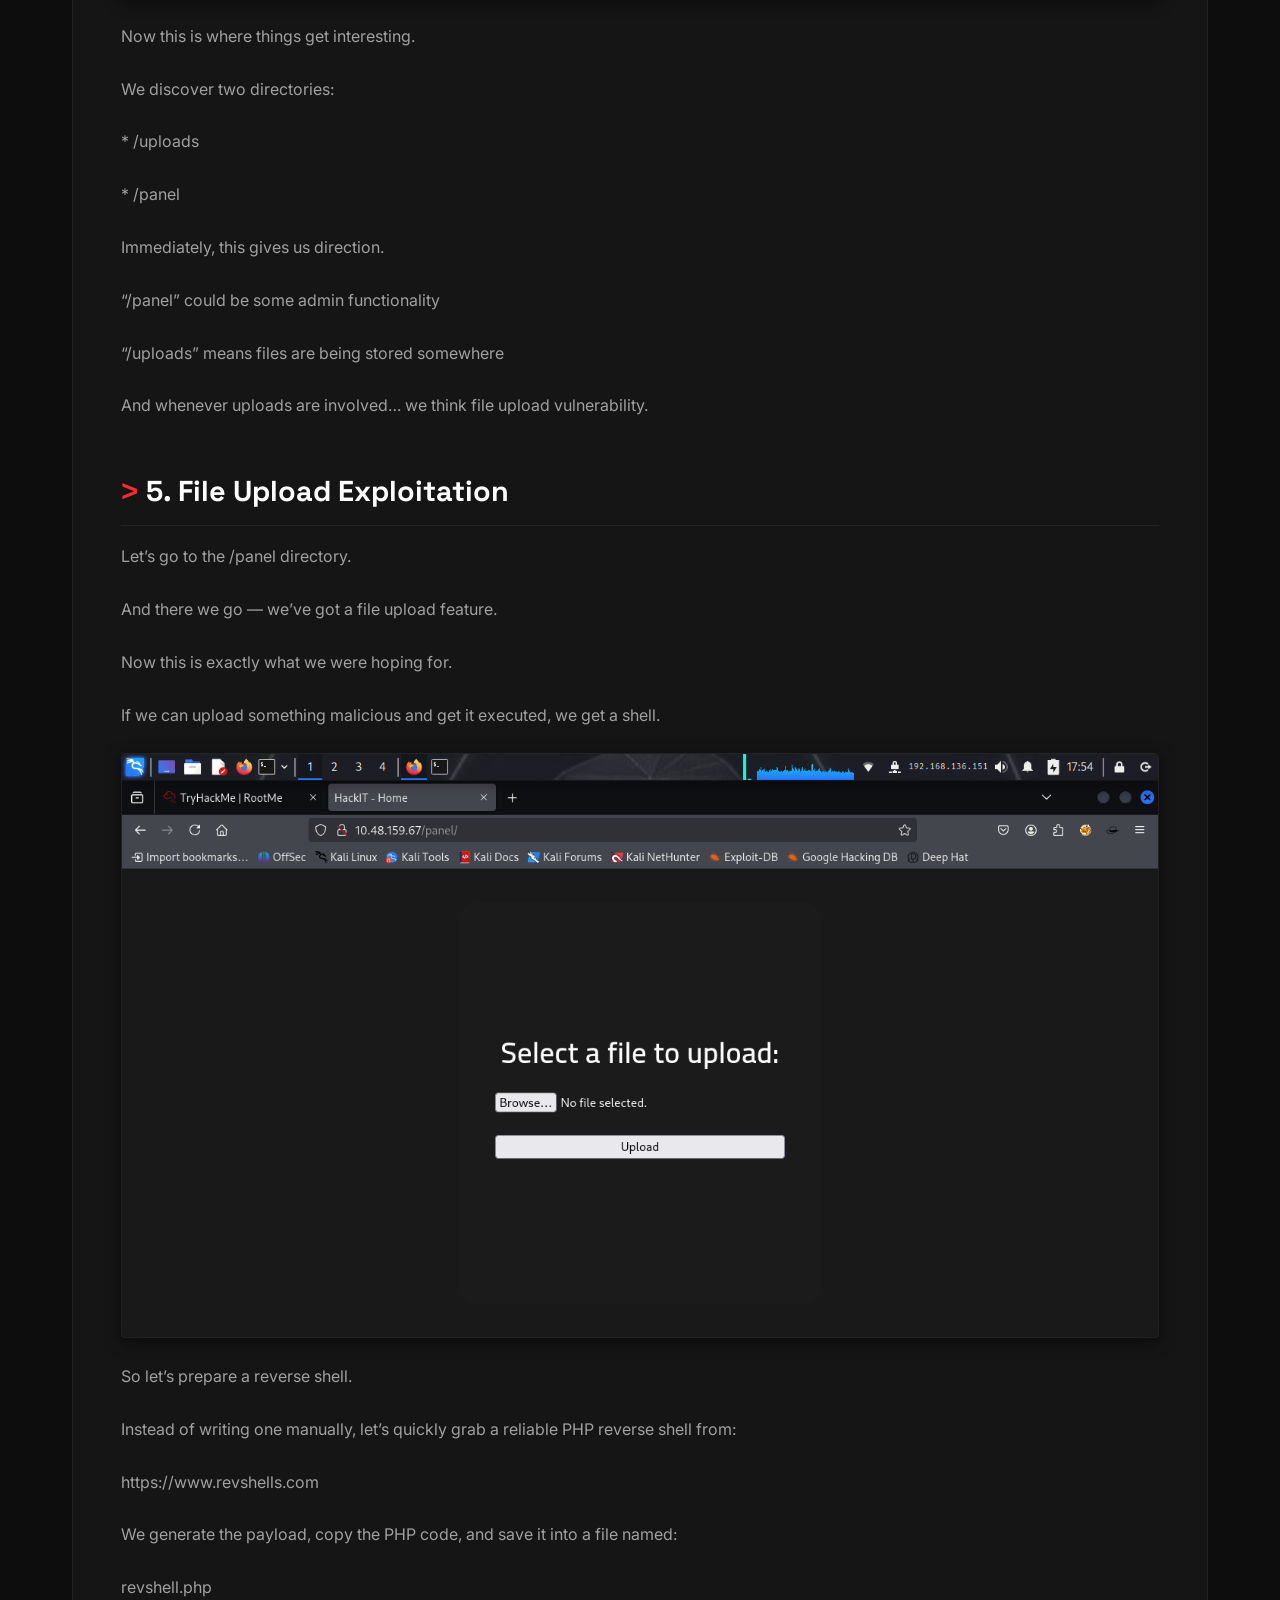
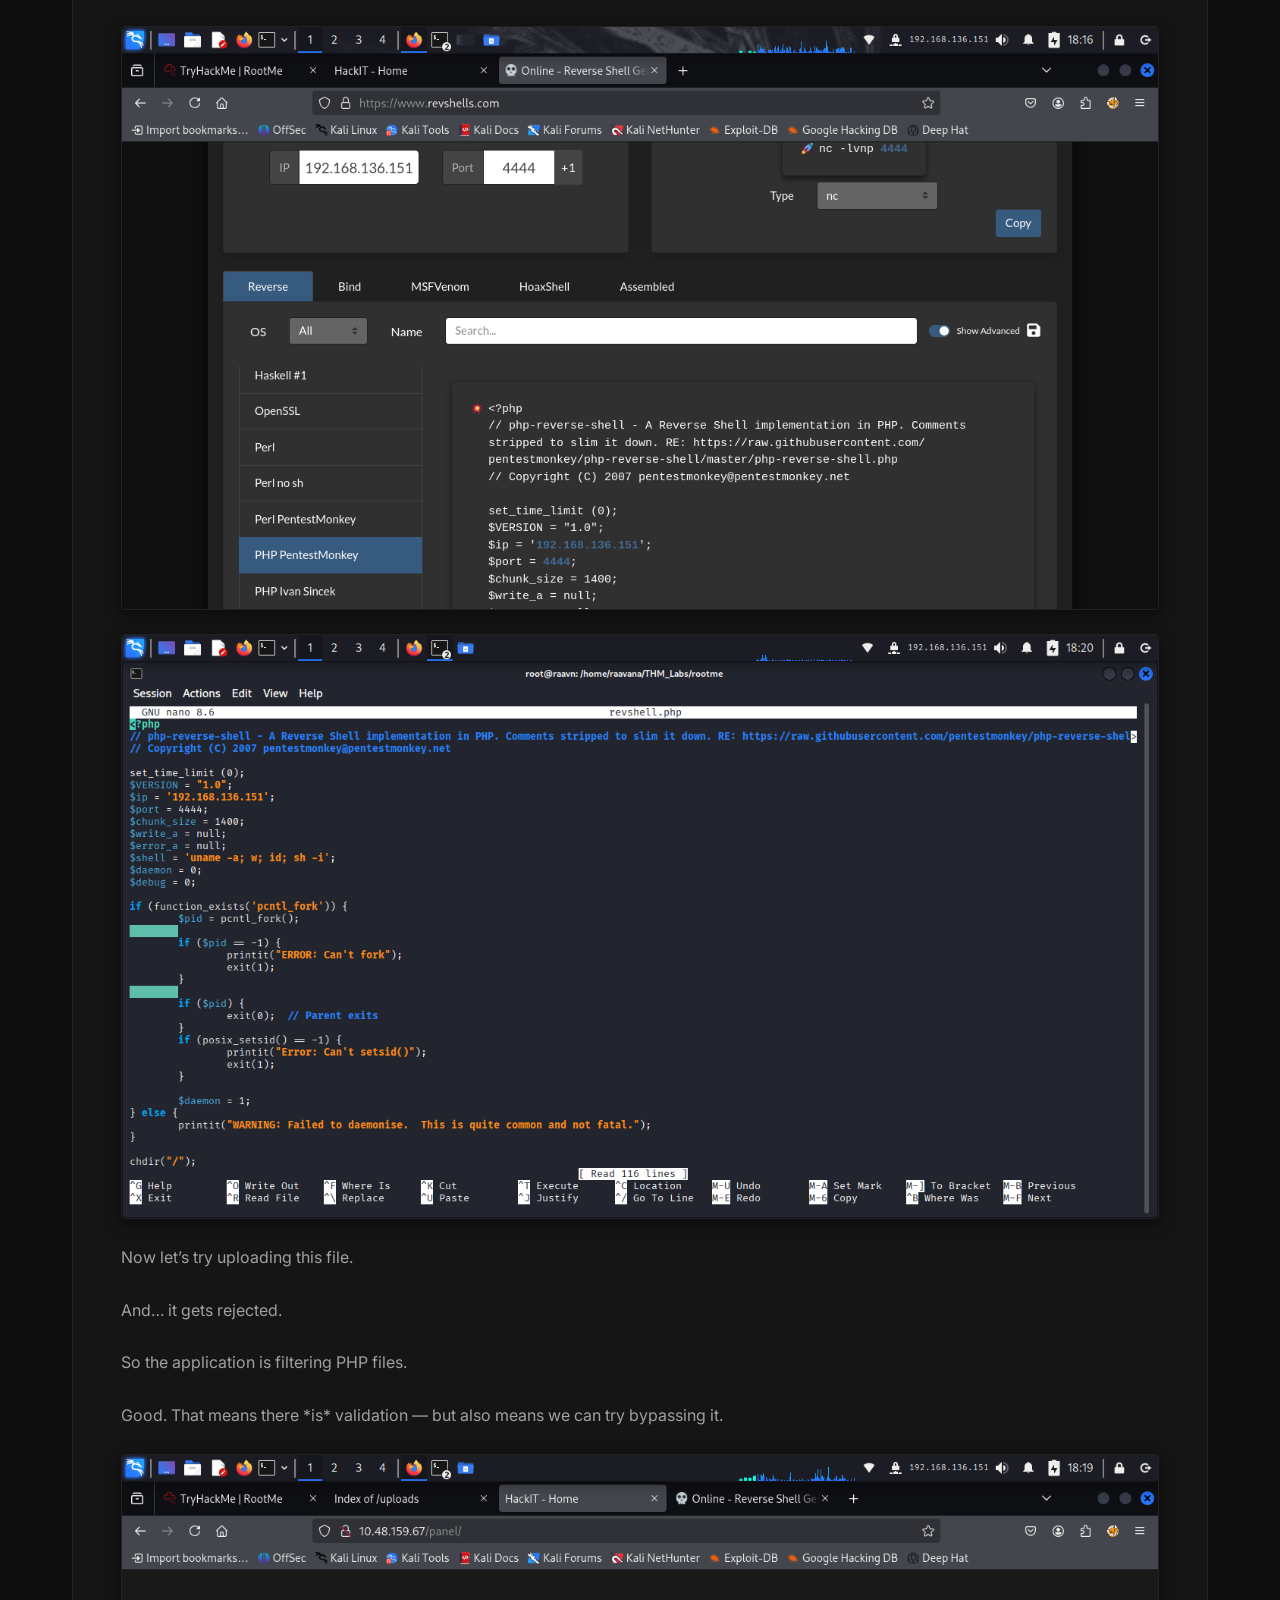
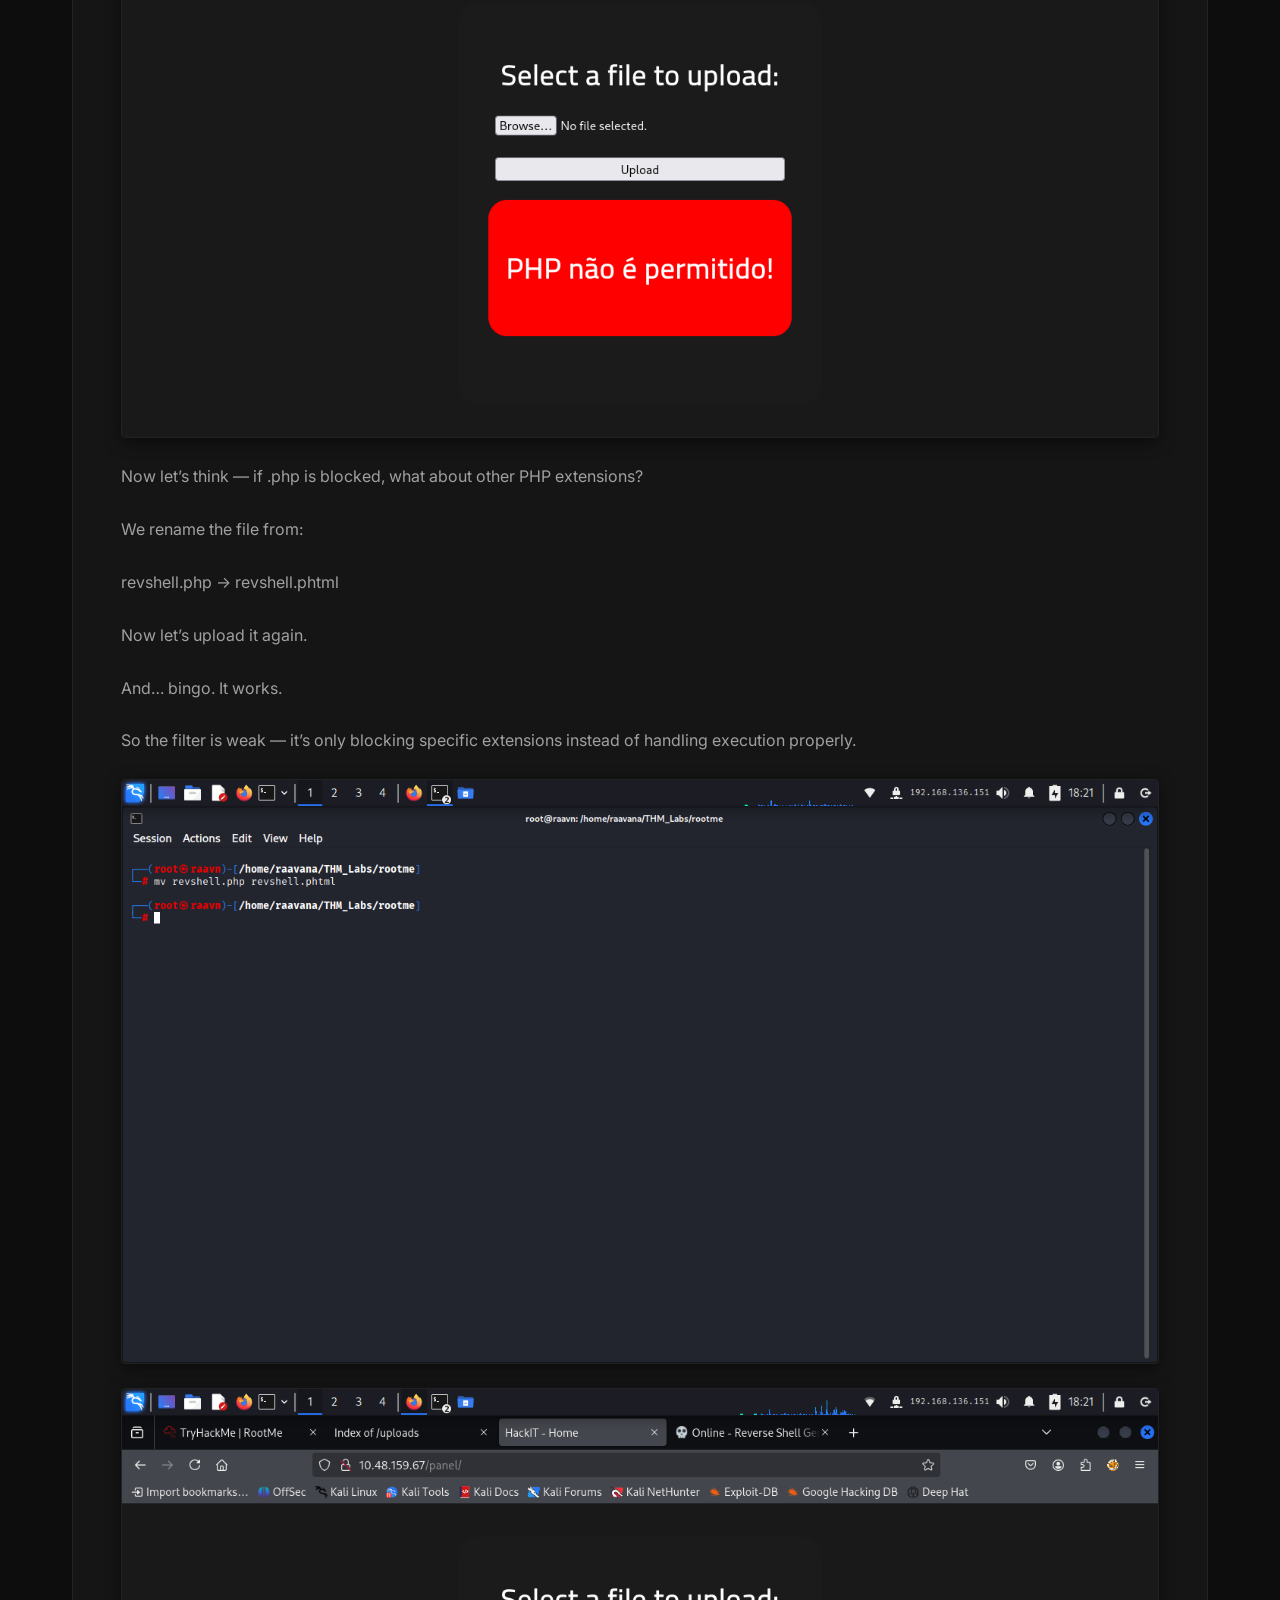
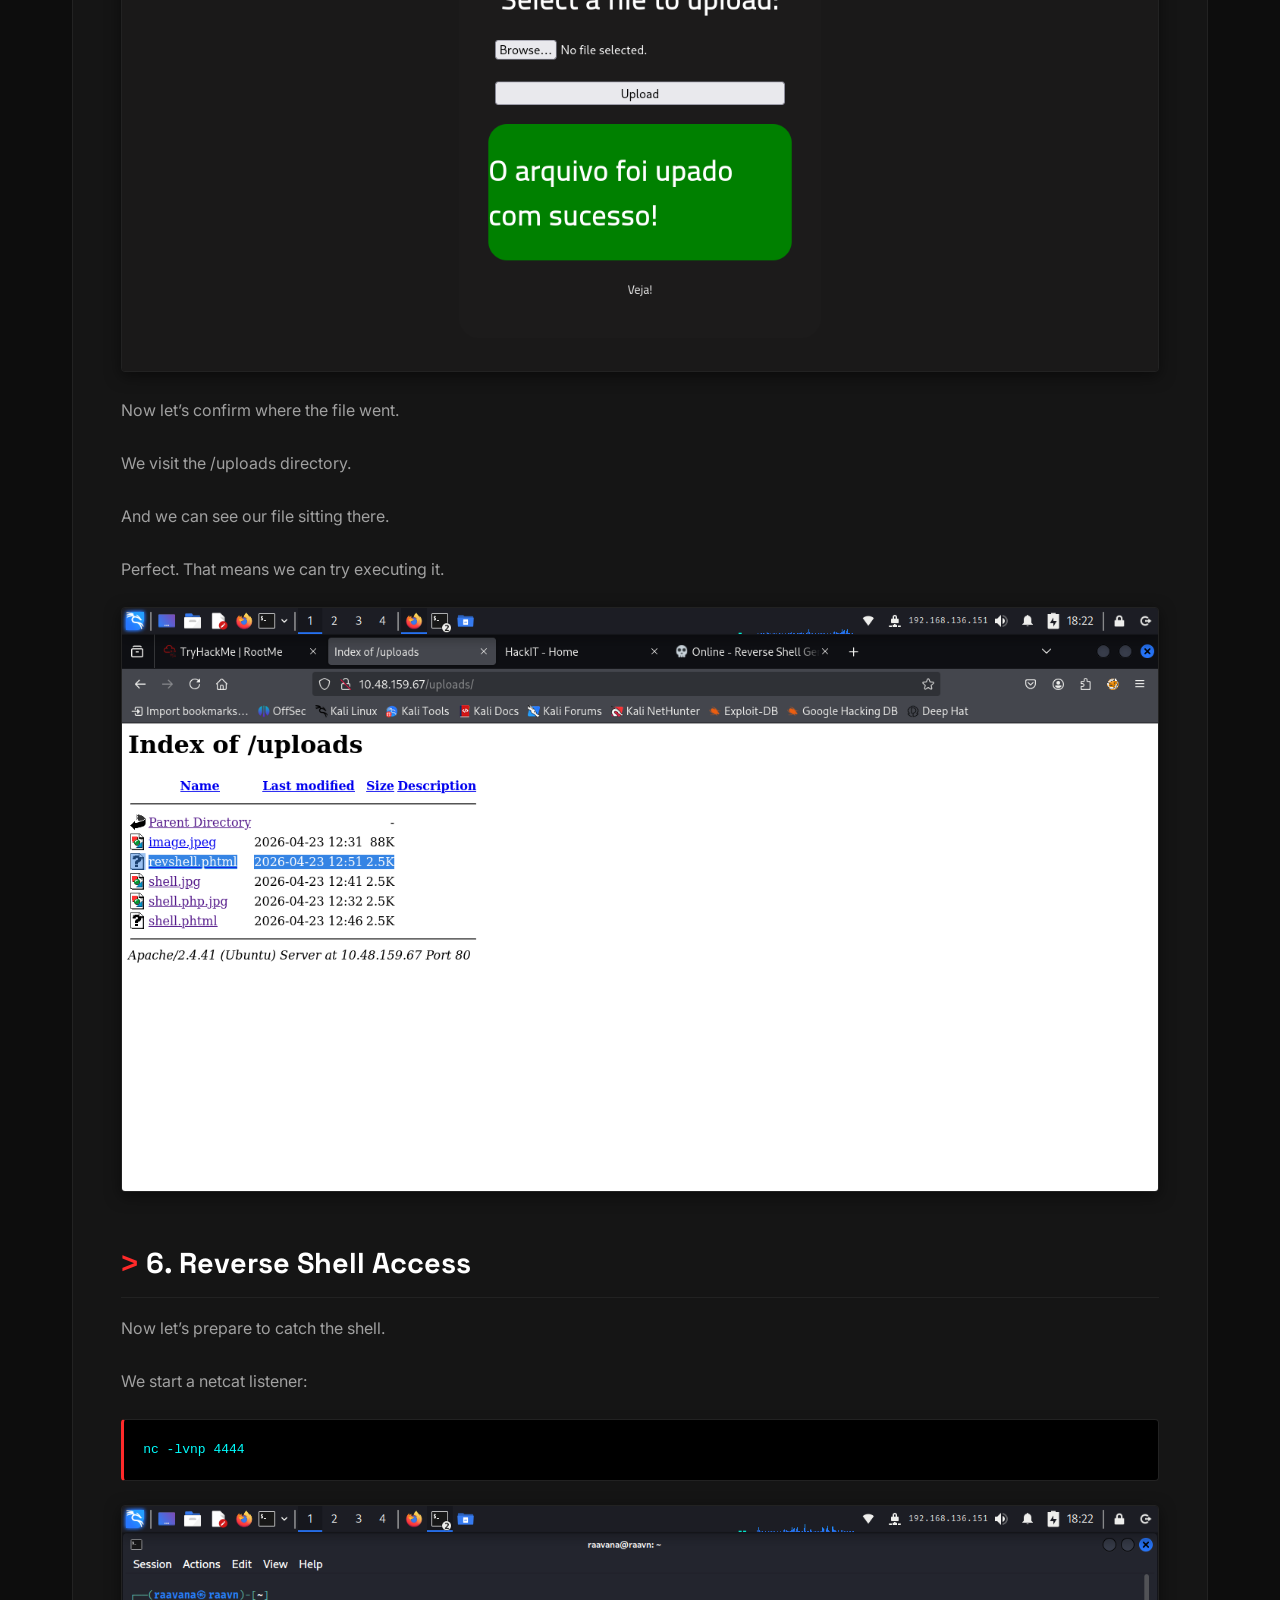
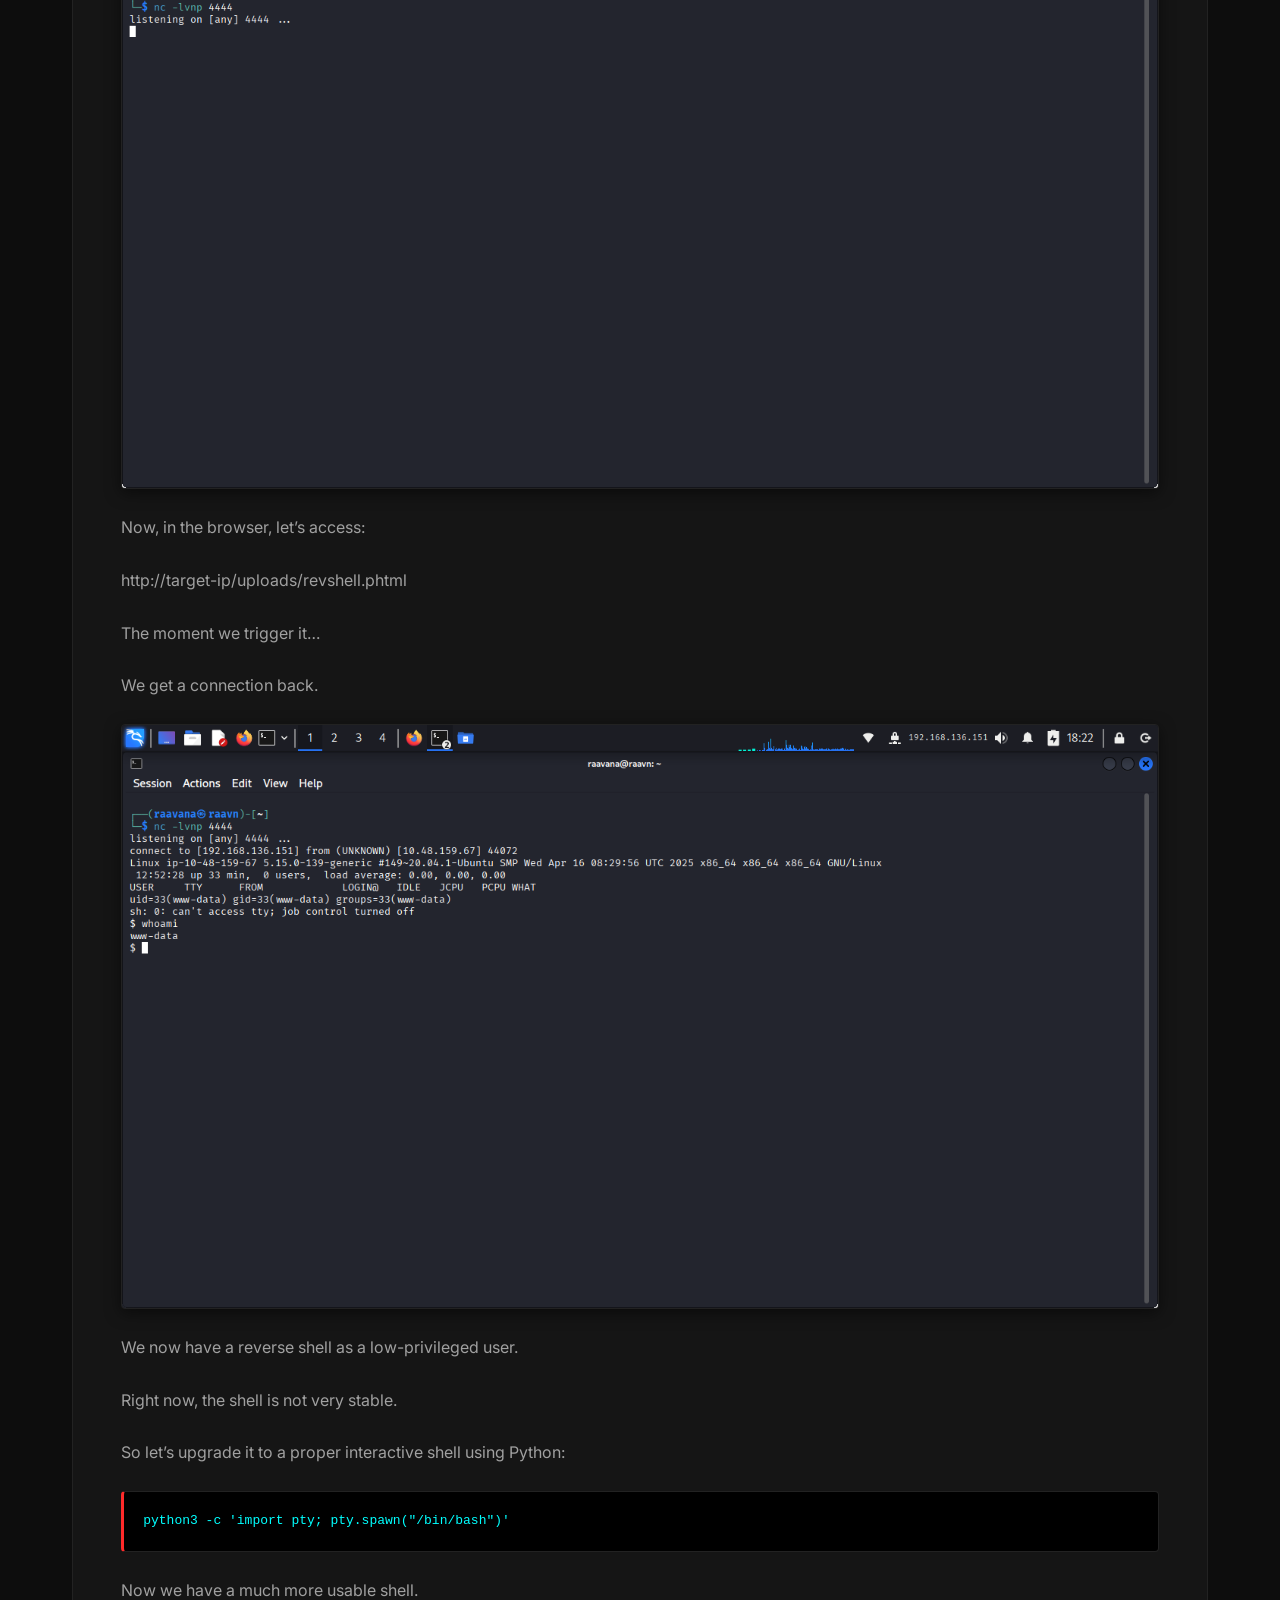
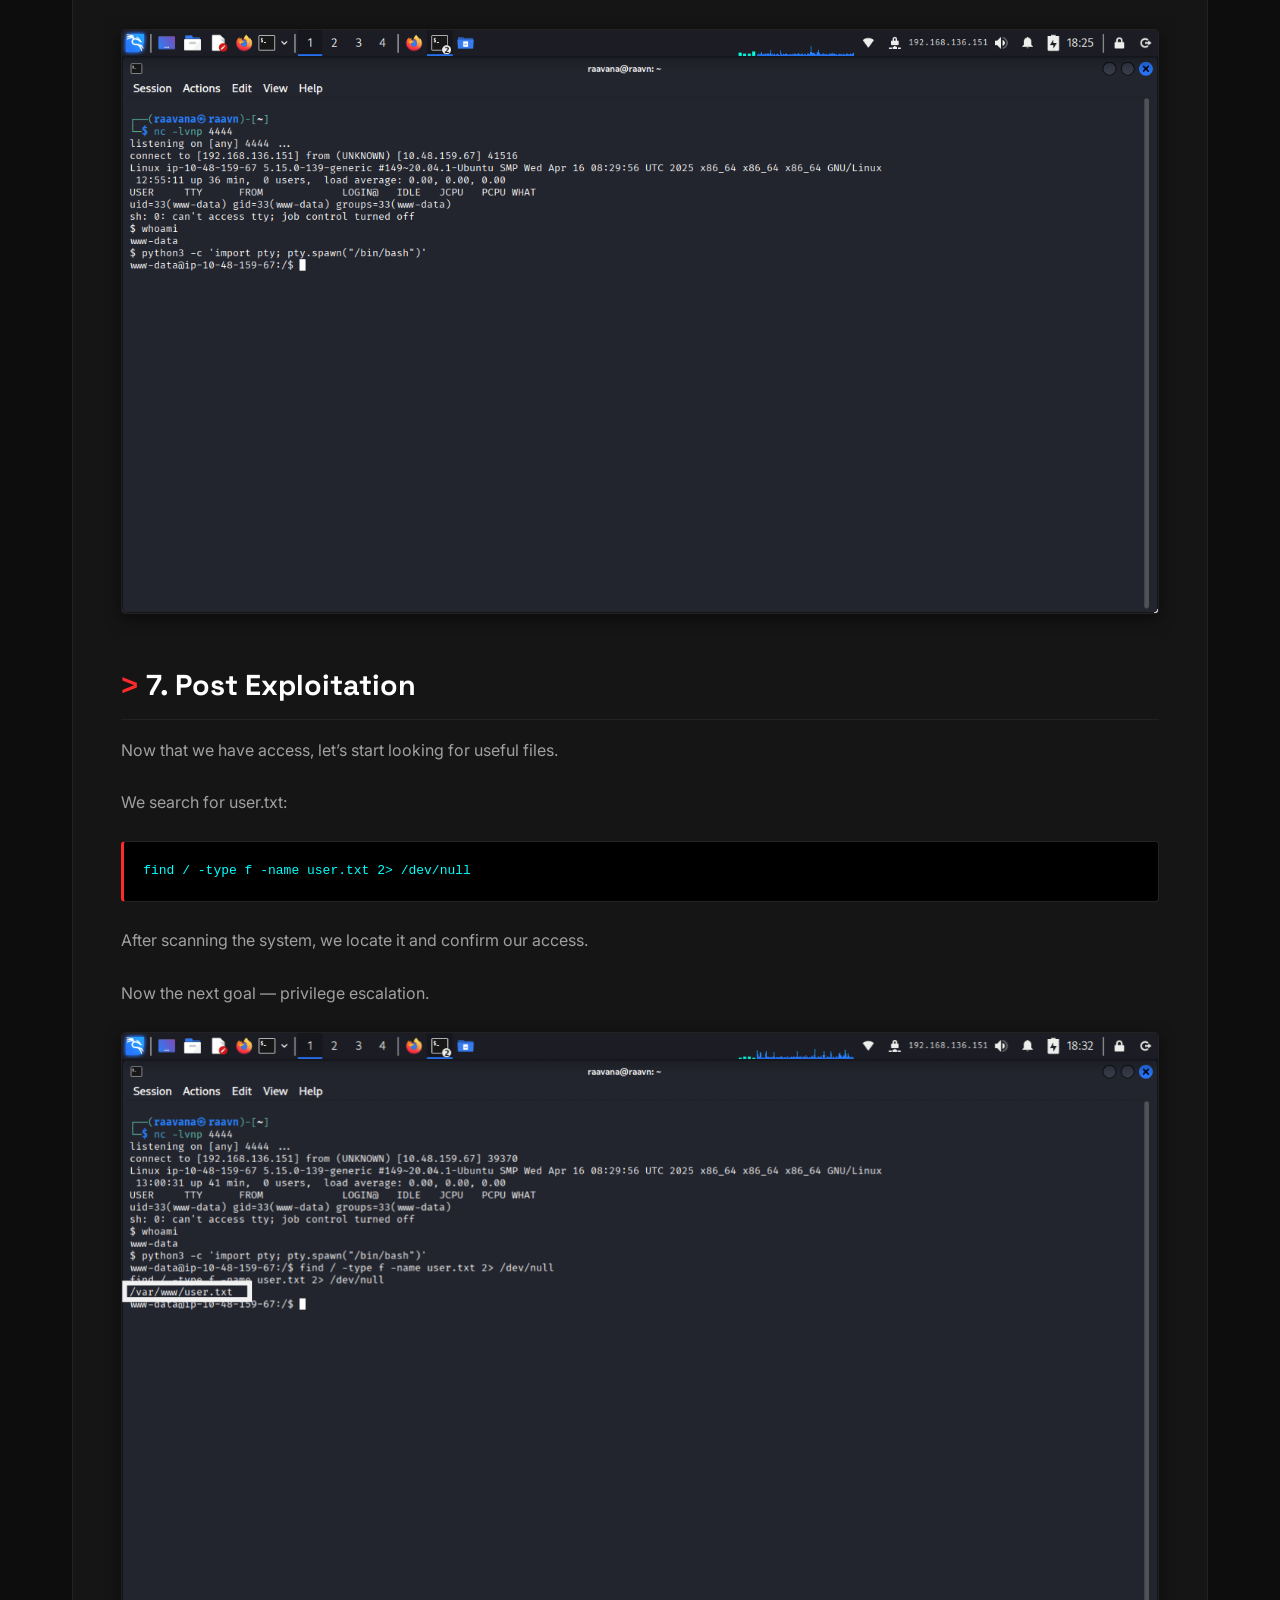
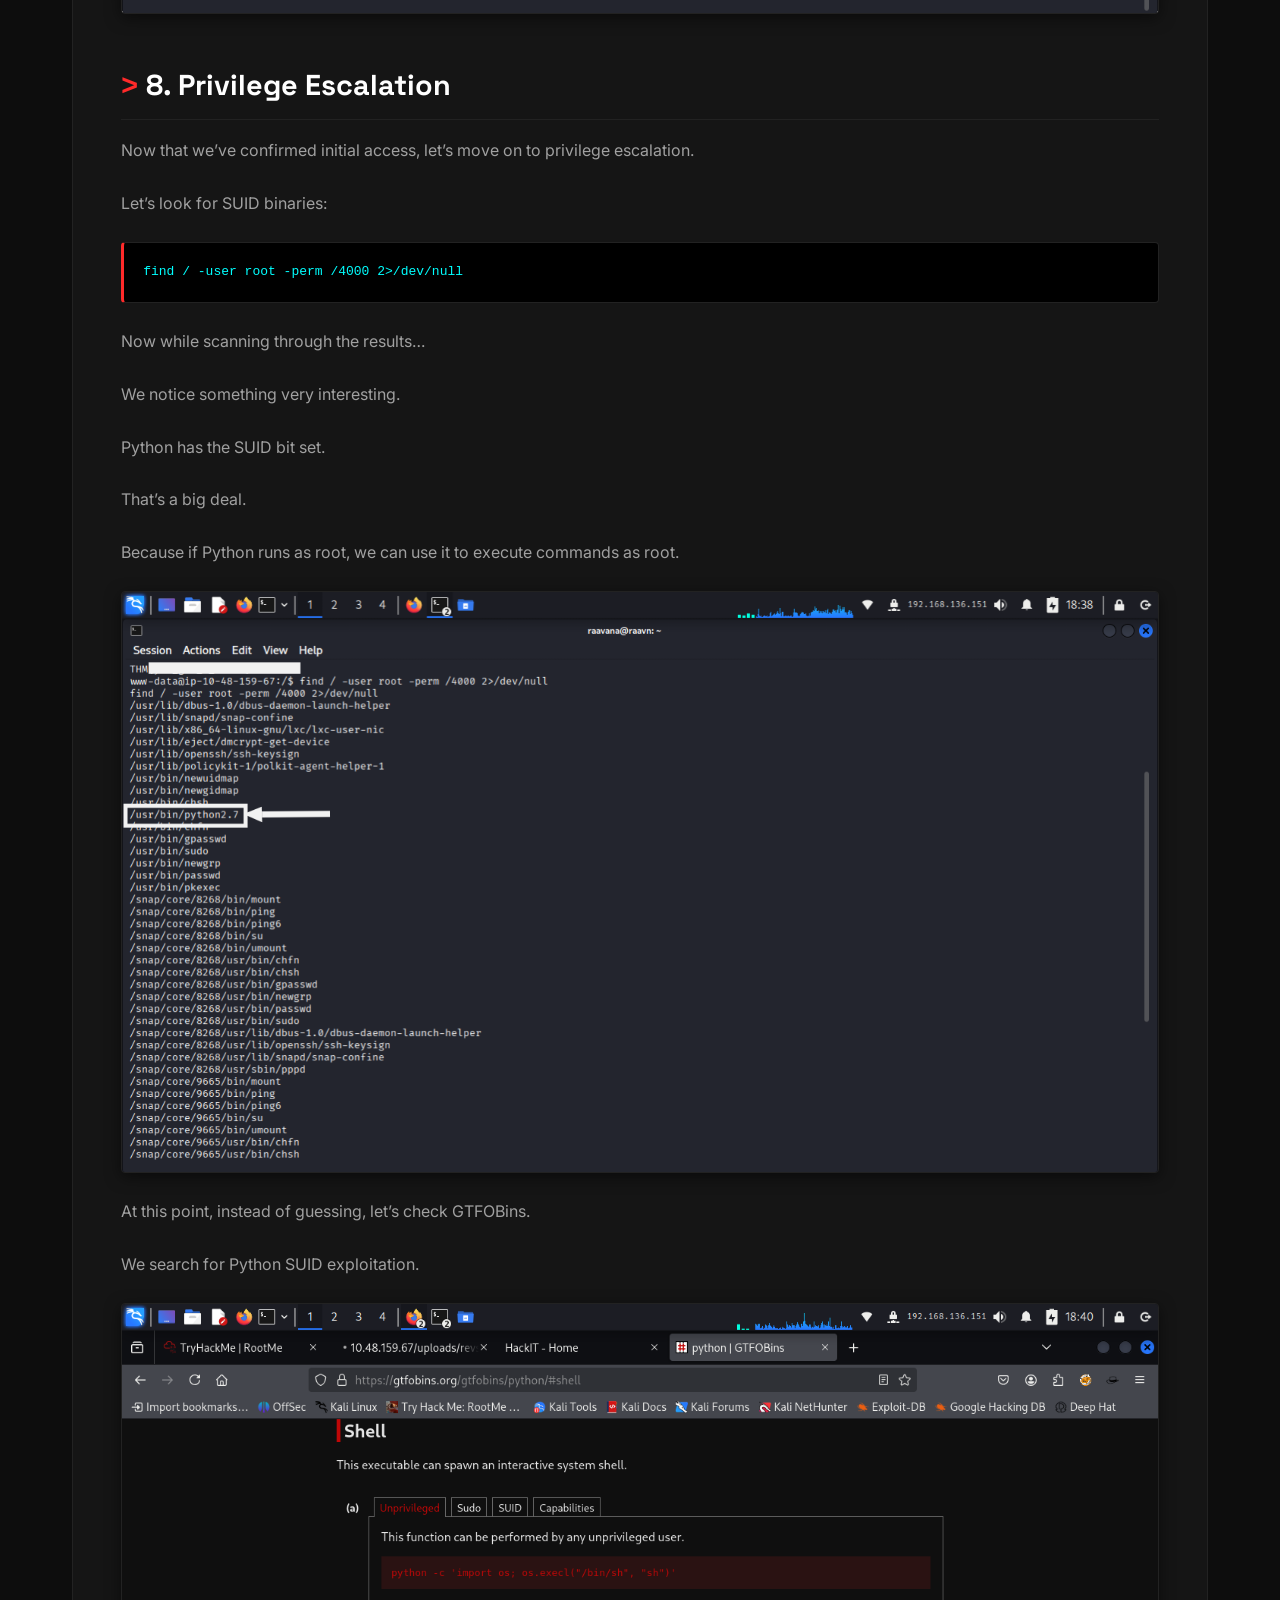
<file: writeups/rootme.html>
<!DOCTYPE html>
<html lang="en">

<head>
    <meta charset="UTF-8">
    <meta name="viewport" content="width=device-width, initial-scale=1.0">
    <title>RootMe Walkthrough | Revan Kumar</title>
    <link
        href="https://fonts.googleapis.com/css2?family=Inter:wght@300;400;500;600&family=Space+Grotesk:wght@400;600;700&display=swap"
        rel="stylesheet">
    <link rel="stylesheet" href="../css/style.css">
    <style>
        .writeup-content {
            background: var(--card-bg);
            border: 1px solid var(--card-border);
            border-radius: 4px;
            padding: 3rem;
            margin-bottom: 2rem;
            position: relative;
            overflow: hidden;
        }

        .writeup-content::before {
            content: '';
            position: absolute;
            top: 0;
            left: 0;
            width: 100%;
            height: 2px;
            background: var(--accent-primary);
            box-shadow: 0 0 10px var(--accent-primary);
        }

        .writeup-section {
            margin-bottom: 3rem;
        }

        .writeup-section h2 {
            color: var(--text-main);
            font-size: 1.8rem;
            margin-bottom: 1rem;
            border-bottom: 1px solid var(--card-border);
            padding-bottom: 0.5rem;
            font-family: var(--font-heading);
        }

        .writeup-section h2::before {
            content: '>';
            color: var(--accent-primary);
            margin-right: 0.5rem;
            font-family: monospace;
        }

        .writeup-section h3 {
            color: var(--text-main);
            font-size: 1.3rem;
            margin-top: 2rem;
            margin-bottom: 1rem;
            font-family: var(--font-heading);
        }

        .writeup-text {
            color: var(--text-muted);
            margin-bottom: 1.5rem;
            line-height: 1.8;
            font-family: var(--font-body);
        }

        .code-block {
            background: #000;
            border: 1px solid var(--card-border);
            border-radius: 4px;
            padding: 1.2rem;
            font-family: monospace;
            color: var(--accent-secondary);
            margin-bottom: 1.5rem;
            overflow-x: auto;
            border-left: 3px solid var(--accent-primary);
        }

        .writeup-image {
            max-width: 100%;
            border: 1px solid var(--card-border);
            border-radius: 4px;
            margin: 1.5rem 0;
            display: block;
            box-shadow: 0 4px 15px rgba(0, 0, 0, 0.5);
            transition: border-color var(--transition-fast);
        }

        .writeup-image:hover {
            border-color: rgba(255, 42, 42, 0.5);
        }

        .finding-list {
            list-style-type: none;
            padding-left: 1rem;
            margin-bottom: 1.5rem;
        }

        .finding-list li {
            color: var(--text-muted);
            margin-bottom: 0.8rem;
            position: relative;
            padding-left: 1.5rem;
            line-height: 1.6;
        }

        .finding-list li::before {
            content: '>';
            color: var(--accent-primary);
            position: absolute;
            left: 0;
            font-family: monospace;
            font-weight: bold;
        }

        .badge-container {
            display: flex;
            gap: 0.8rem;
            margin-bottom: 2.5rem;
            flex-wrap: wrap;
        }

        @media (max-width: 768px) {
            .writeup-content {
                padding: 1.5rem;
            }
        }
    </style>
</head>

<body>
    <div id="navbar-placeholder"></div>

    <main class="container">
        <section style="padding: 4rem 0 2rem 0;">
            <div>
                <p class="terminal-text" style="margin-bottom: 0.5rem;">> cat rootme_notes.txt</p>
                <h1 class="section-title">RootMe – Full Walkthrough</h1>

                <div class="badge-container">
                    <span class="badge"
                        style="border-color: var(--accent-secondary); color: var(--accent-secondary);">TryHackMe</span>
                    <span class="badge"
                        style="border-color: var(--accent-secondary); color: var(--accent-secondary);">Web
                        Exploitation</span>
                    <span class="badge"
                        style="border-color: var(--accent-secondary); color: var(--accent-secondary);">Privilege
                        Escalation</span>
                </div>
            </div>

            <div class="writeup-content">

                <!-- 1. Target Overview -->
                <div class="writeup-section">
                    <h2>1. Target Overview</h2>
                    <p class="writeup-text"><strong>Goal:</strong> The goal here is simple — get initial access into the
                        machine and then escalate privileges to root. We're going to approach this step by step, just like
                        we would in any real engagement.
                    </p>
                </div>

                <!-- 2. Reconnaissance -->
                <div class="writeup-section">
                    <h2>2. Reconnaissance</h2>
                    <p class="writeup-text">Let’s start by understanding what we’re dealing with.</p>
                    <p class="writeup-text">The first thing we always do is scan the target to identify open ports and
                        services.</p>
                    <p class="writeup-text">So let’s run an Nmap scan:</p>

                    <div class="code-block">nmap -sC -sV -oN scan.txt target_ip</div>

                    <img src="../assets/writeups/rootme/scan1.png" alt="scan1" class="writeup-image">
                    <img src="../assets/writeups/rootme/scan2.png" alt="scan2" class="writeup-image">

                    <p class="writeup-text">Now, looking at the results, we can see that only two ports are open — port
                        22 for SSH and port 80 running an Apache web server.</p>
                    <p class="writeup-text">At this point, we have two possible entry points. SSH usually requires
                        credentials, and we don’t have any yet. So instead of forcing that, let’s focus on the web
                        service. That’s usually where we can find misconfigurations.</p>
                </div>

                <!-- 3. Web Enumeration -->
                <div class="writeup-section">
                    <h2>3. Web Enumeration</h2>
                    <p class="writeup-text">Now let’s open the website running on port 80.</p>
                    <p class="writeup-text">When we visit it, we can see that it’s a very simple page. Nothing
                        interesting stands out at first glance.</p>
                    <p class="writeup-text">No login panels, no obvious inputs, nothing interactive.</p>
                    <p class="writeup-text">So this tells us one thing — whatever vulnerability exists here is probably
                        not directly visible.</p>

                    <img src="../assets/writeups/rootme/web.png" alt="web" class="writeup-image">

                    <h2>4. Source Code Observation</h2>
                    <p class="writeup-text">Whenever the page looks clean, the next step is to check the source code.
                    </p>
                    <p class="writeup-text">Let’s inspect the page source and see if the developers left anything
                        useful.</p>
                    <p class="writeup-text">Looking through it… nothing interesting here either. No hidden comments, no
                        endpoints, nothing suspicious.</p>
                    <p class="writeup-text">So now we know — the attack surface is not in the main page.</p>

                    <img src="../assets/writeups/rootme/sourcecode.png" alt="sourcecode" class="writeup-image">

                    <p class="writeup-text">So what do we do when nothing is visible?</p>
                    <p class="writeup-text">We force it to reveal hidden paths.</p>
                    <p class="writeup-text">Let’s run directory brute forcing using Gobuster:</p>

                    <div class="code-block">gobuster dir -u http://target-ip -w
                        /usr/share/wordlists/dirbuster/directory-list-2.3-medium.txt</div>

                    <img src="../assets/writeups/rootme/gobuster.png" alt="gobuster" class="writeup-image">

                    <p class="writeup-text">Now this is where things get interesting.</p>
                    <p class="writeup-text">We discover two directories:</p>
                    <p class="writeup-text">* /uploads</p>
                    <p class="writeup-text">* /panel</p>
                    <p class="writeup-text">Immediately, this gives us direction.</p>
                    <p class="writeup-text">“/panel” could be some admin functionality</p>
                    <p class="writeup-text">“/uploads” means files are being stored somewhere</p>
                    <p class="writeup-text">And whenever uploads are involved… we think file upload vulnerability.</p>
                </div>

                <!-- 5. File Upload Exploitation -->
                <div class="writeup-section">
                    <h2>5. File Upload Exploitation</h2>
                    <p class="writeup-text">Let’s go to the /panel directory.</p>
                    <p class="writeup-text">And there we go — we’ve got a file upload feature.</p>
                    <p class="writeup-text">Now this is exactly what we were hoping for.</p>
                    <p class="writeup-text">If we can upload something malicious and get it executed, we get a shell.
                    </p>

                    <img src="../assets/writeups/rootme/panel.png" alt="panel" class="writeup-image">

                    <p class="writeup-text">So let’s prepare a reverse shell.</p>
                    <p class="writeup-text">Instead of writing one manually, let’s quickly grab a reliable PHP reverse
                        shell from:</p>
                    <p class="writeup-text">https://www.revshells.com</p>
                    <p class="writeup-text">We generate the payload, copy the PHP code, and save it into a file named:
                    </p>
                    <p class="writeup-text">revshell.php</p>

                    <img src="../assets/writeups/rootme/revweb.png" alt="revweb" class="writeup-image">
                    <img src="../assets/writeups/rootme/revfile.png" alt="revfile" class="writeup-image">

                    <p class="writeup-text">Now let’s try uploading this file.</p>
                    <p class="writeup-text">And… it gets rejected.</p>
                    <p class="writeup-text">So the application is filtering PHP files.</p>
                    <p class="writeup-text">Good. That means there *is* validation — but also means we can try bypassing
                        it.</p>

                    <img src="../assets/writeups/rootme/upload-blocked.png" alt="upload-blocked" class="writeup-image">

                    <p class="writeup-text">Now let’s think — if .php is blocked, what about other PHP extensions?</p>
                    <p class="writeup-text">We rename the file from:</p>
                    <p class="writeup-text">revshell.php → revshell.phtml</p>
                    <p class="writeup-text">Now let’s upload it again.</p>
                    <p class="writeup-text">And… bingo. It works.</p>
                    <p class="writeup-text">So the filter is weak — it’s only blocking specific extensions instead of
                        handling execution properly.</p>

                    <img src="../assets/writeups/rootme/frname.png" alt="frname" class="writeup-image">
                    <img src="../assets/writeups/rootme/upload-success.png" alt="upload-success" class="writeup-image">

                    <p class="writeup-text">Now let’s confirm where the file went.</p>
                    <p class="writeup-text">We visit the /uploads directory.</p>
                    <p class="writeup-text">And we can see our file sitting there.</p>
                    <p class="writeup-text">Perfect. That means we can try executing it.</p>

                    <img src="../assets/writeups/rootme/uploads-directory.png" alt="uploads-directory"
                        class="writeup-image">
                </div>

                <!-- 6. Reverse Shell Access -->
                <div class="writeup-section">
                    <h2>6. Reverse Shell Access</h2>
                    <p class="writeup-text">Now let’s prepare to catch the shell.</p>
                    <p class="writeup-text">We start a netcat listener:</p>

                    <div class="code-block">nc -lvnp 4444</div>
                    <img src="../assets/writeups/rootme/nclsnr.png" alt="nclsnr" class="writeup-image">

                    <p class="writeup-text">Now, in the browser, let’s access:</p>
                    <p class="writeup-text">http://target-ip/uploads/revshell.phtml</p>
                    <p class="writeup-text">The moment we trigger it…</p>
                    <p class="writeup-text">We get a connection back.</p>
                    <img src="../assets/writeups/rootme/iaccess.png" alt="iaccess" class="writeup-image">
                    <p class="writeup-text">We now have a reverse shell as a low-privileged user.</p>



                    <p class="writeup-text">Right now, the shell is not very stable.</p>
                    <p class="writeup-text">So let’s upgrade it to a proper interactive shell using Python:</p>

                    <div class="code-block">python3 -c 'import pty; pty.spawn("/bin/bash")'</div>

                    <p class="writeup-text">Now we have a much more usable shell.</p>

                    <img src="../assets/writeups/rootme/stable-shell.png" alt="stable-shell" class="writeup-image">
                </div>

                <!-- 7. Post Exploitation Enumeration -->
                <div class="writeup-section">
                    <h2>7. Post Exploitation</h2>
                    <p class="writeup-text">Now that we have access, let’s start looking for useful files.</p>
                    <p class="writeup-text">We search for user.txt:</p>

                    <div class="code-block">find / -type f -name user.txt 2> /dev/null</div>

                    <p class="writeup-text">After scanning the system, we locate it and confirm our access.</p>
                    <p class="writeup-text">Now the next goal — privilege escalation.</p>

                    <img src="../assets/writeups/rootme/user-flag.png" alt="user-flag" class="writeup-image">
                </div>

                <!-- 8. Privilege Escalation -->
                <div class="writeup-section">
                    <h2>8. Privilege Escalation</h2>
                    <p class="writeup-text">Now that we’ve confirmed initial access, let’s move on to privilege
                        escalation.</p>
                    <p class="writeup-text">Let’s look for SUID binaries:</p>

                    <div class="code-block">find / -user root -perm /4000 2>/dev/null</div>

                    <p class="writeup-text">Now while scanning through the results…</p>
                    <p class="writeup-text">We notice something very interesting.</p>
                    <p class="writeup-text">Python has the SUID bit set.</p>
                    <p class="writeup-text">That’s a big deal.</p>
                    <p class="writeup-text">Because if Python runs as root, we can use it to execute commands as root.
                    </p>

                    <img src="../assets/writeups/rootme/interesting_binary.png" alt="interesting_binary"
                        class="writeup-image">

                    <p class="writeup-text">At this point, instead of guessing, let’s check GTFOBins.</p>
                    <p class="writeup-text">We search for Python SUID exploitation.</p>
                    <img src="../assets/writeups/rootme/suid_det.png" alt="suid_det" class="writeup-image">
                    <p class="writeup-text">And we find a one-liner that can spawn a root shell.</p>

                    <img src="../assets/writeups/rootme/suid_details.png" alt="suid_details" class="writeup-image">

                    <p class="writeup-text">Now let’s execute that one-liner:</p>

                    <div class="code-block">python -c 'import os; os.execl("/bin/sh", "sh", "-p")'</div>

                    <p class="writeup-text">And just like that…</p>
                    <p class="writeup-text">We get a root shell.</p>
                </div>

                <!-- 9. Root Access -->
                <div class="writeup-section">
                    <h2>9. Root Access</h2>
                    <p class="writeup-text">Now we have full control over the machine.</p>
                    <p class="writeup-text">From initial access to complete privilege escalation — everything worked
                        through a chain of small misconfigurations.</p>
                </div>

                <!-- 10. Lessons Learned -->
                <div class="writeup-section" style="margin-bottom: 0; border-bottom: none;">
                    <h2>10. Lessons Learned</h2>
                    <ul class="finding-list">
                        <li>File upload validation weaknesses can often be bypassed using alternative extensions (e.g.,
                            .phtml, .php5) if the server blacklists specific ones instead of whitelisting.</li>
                        <li>Execution paths of uploaded files must always be verified and restricted by the web server
                            to prevent arbitrary code execution.</li>
                        <li>SUID binaries, especially those capable of executing commands like Python or Bash, introduce
                            severe privilege escalation risks and should be heavily restricted.</li>
                        <li>GTFOBins is an invaluable resource for quickly identifying how to abuse misconfigured
                            binaries during the post-exploitation phase.</li>
                    </ul>
                </div>

            </div>

            <a href="../writeups.html" class="btn" style="margin-bottom: 2rem;"><span>&larr; Back to Writeups</span></a>
        </section>
    </main>

    <div id="footer-placeholder"></div>

    <script>const basePath = "../";</script>
    <script src="../js/components.js"></script>
    <script src="../js/cursor.js"></script>
</body>

</html>
</file>
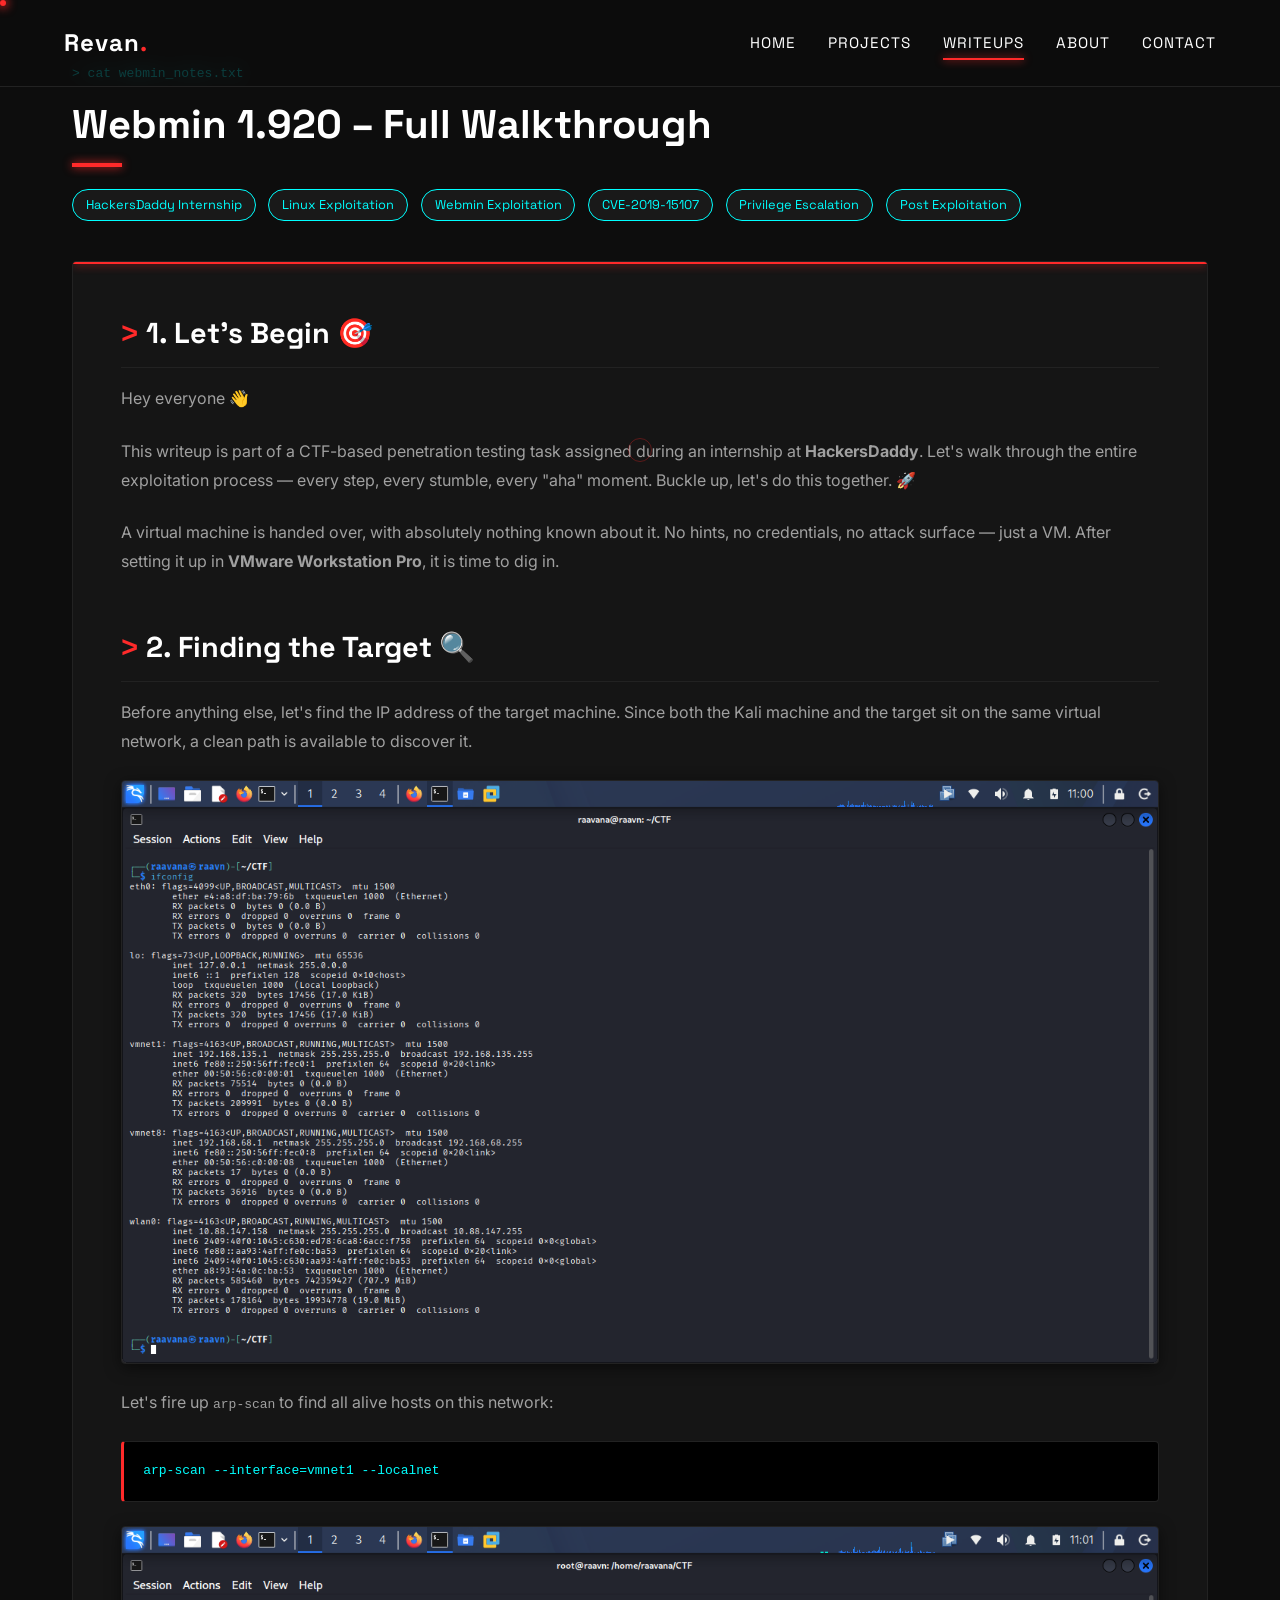
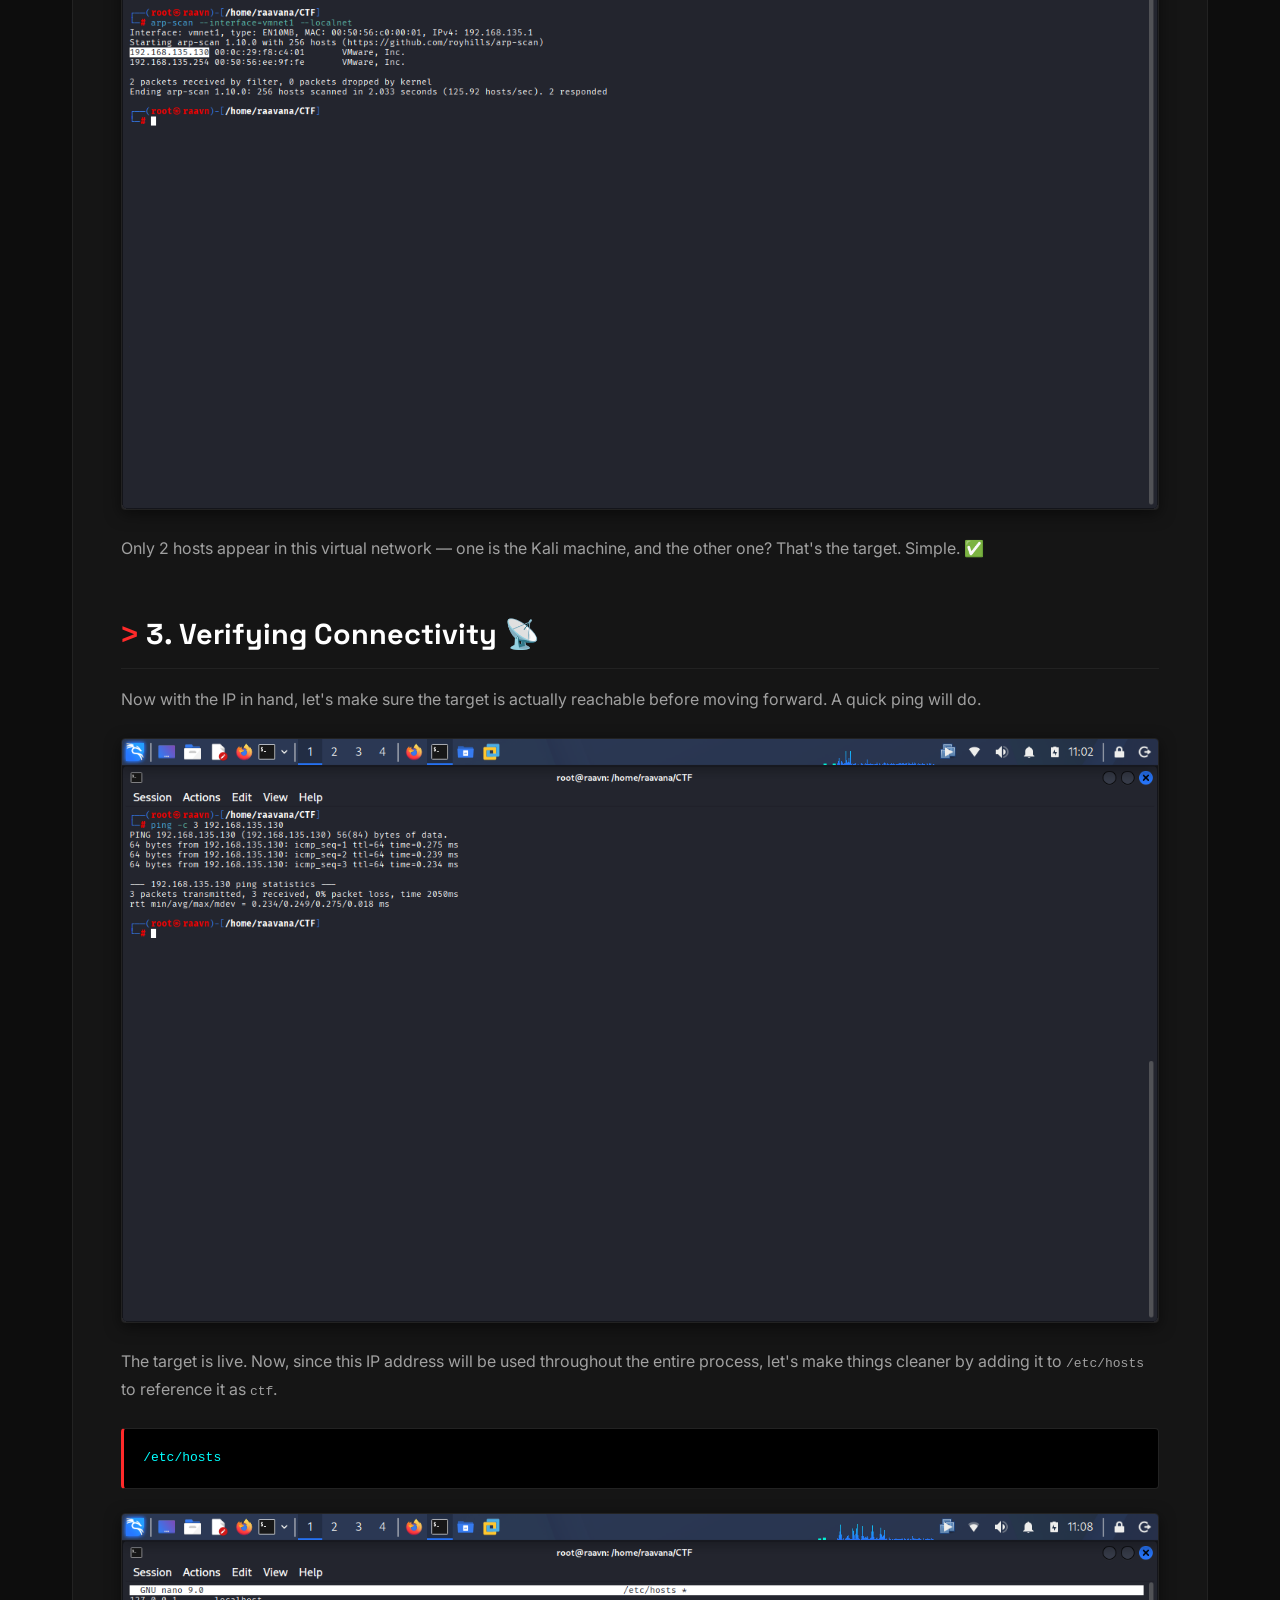
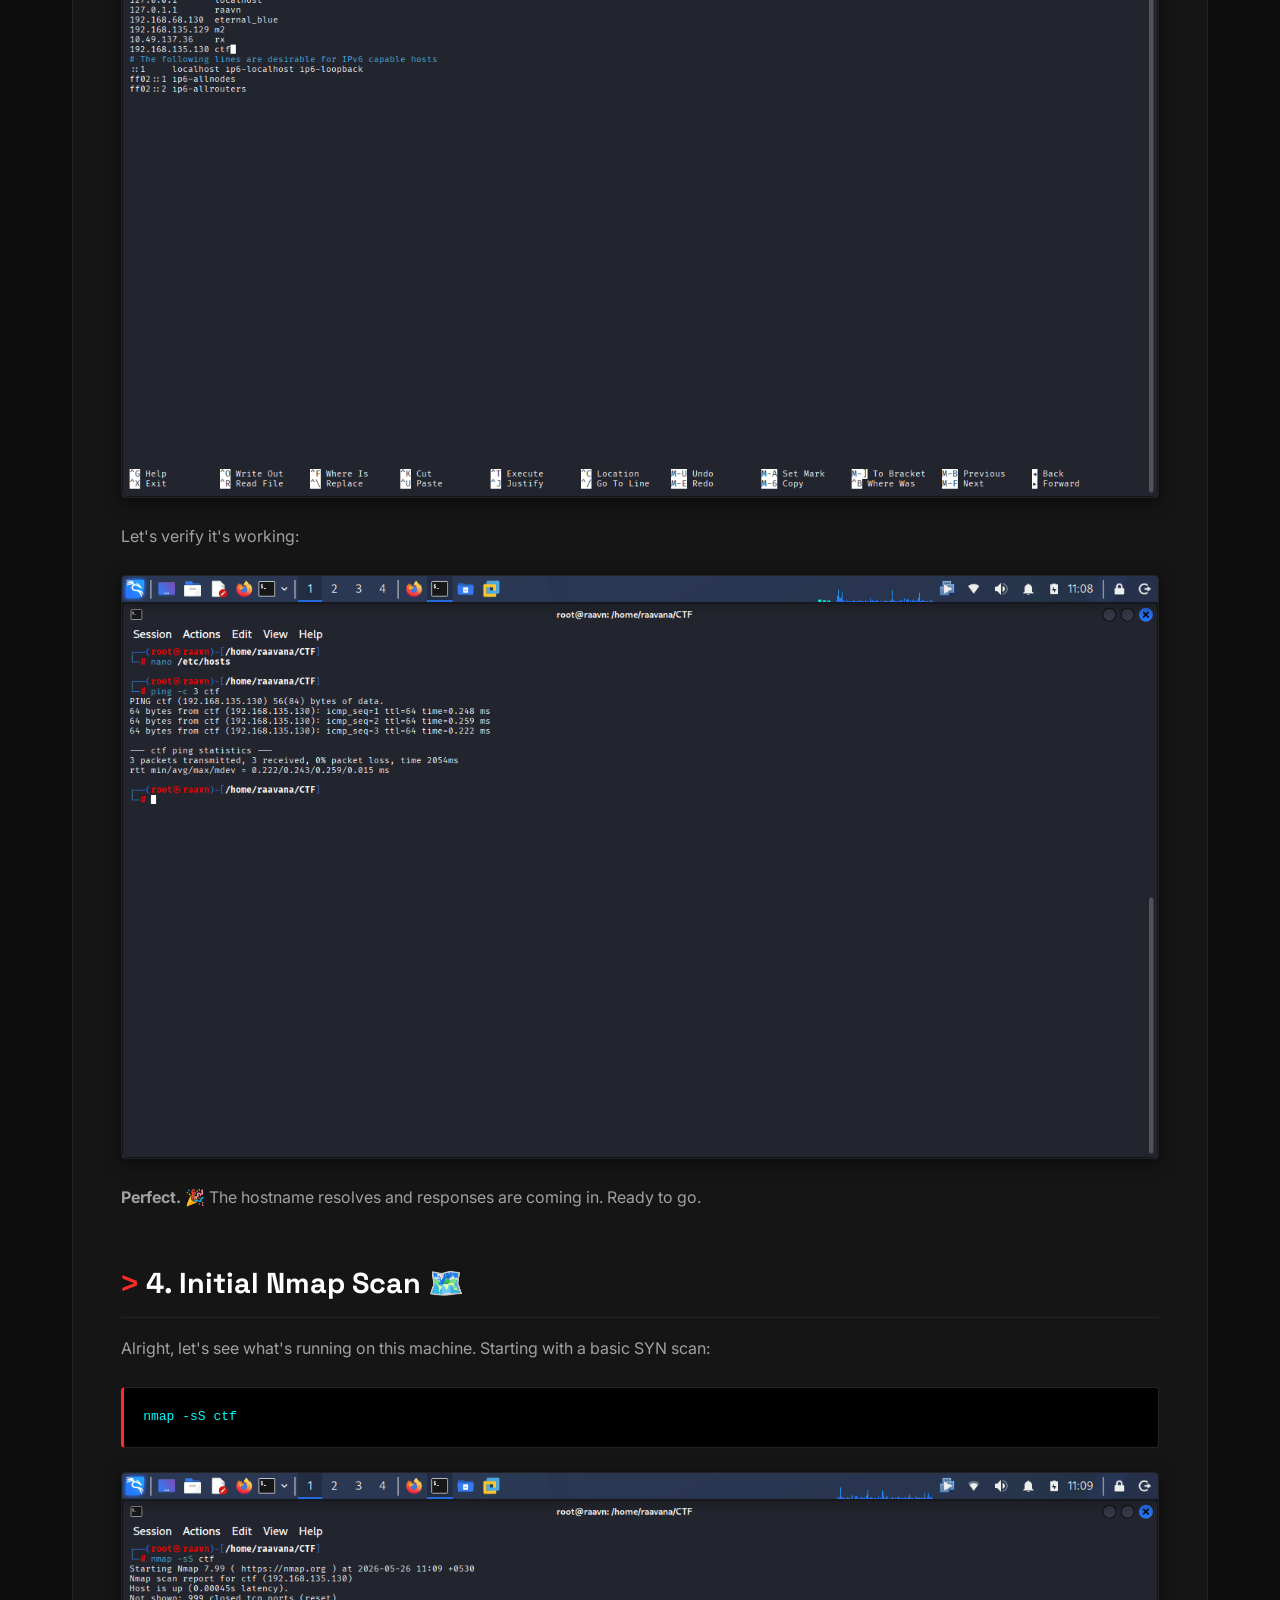
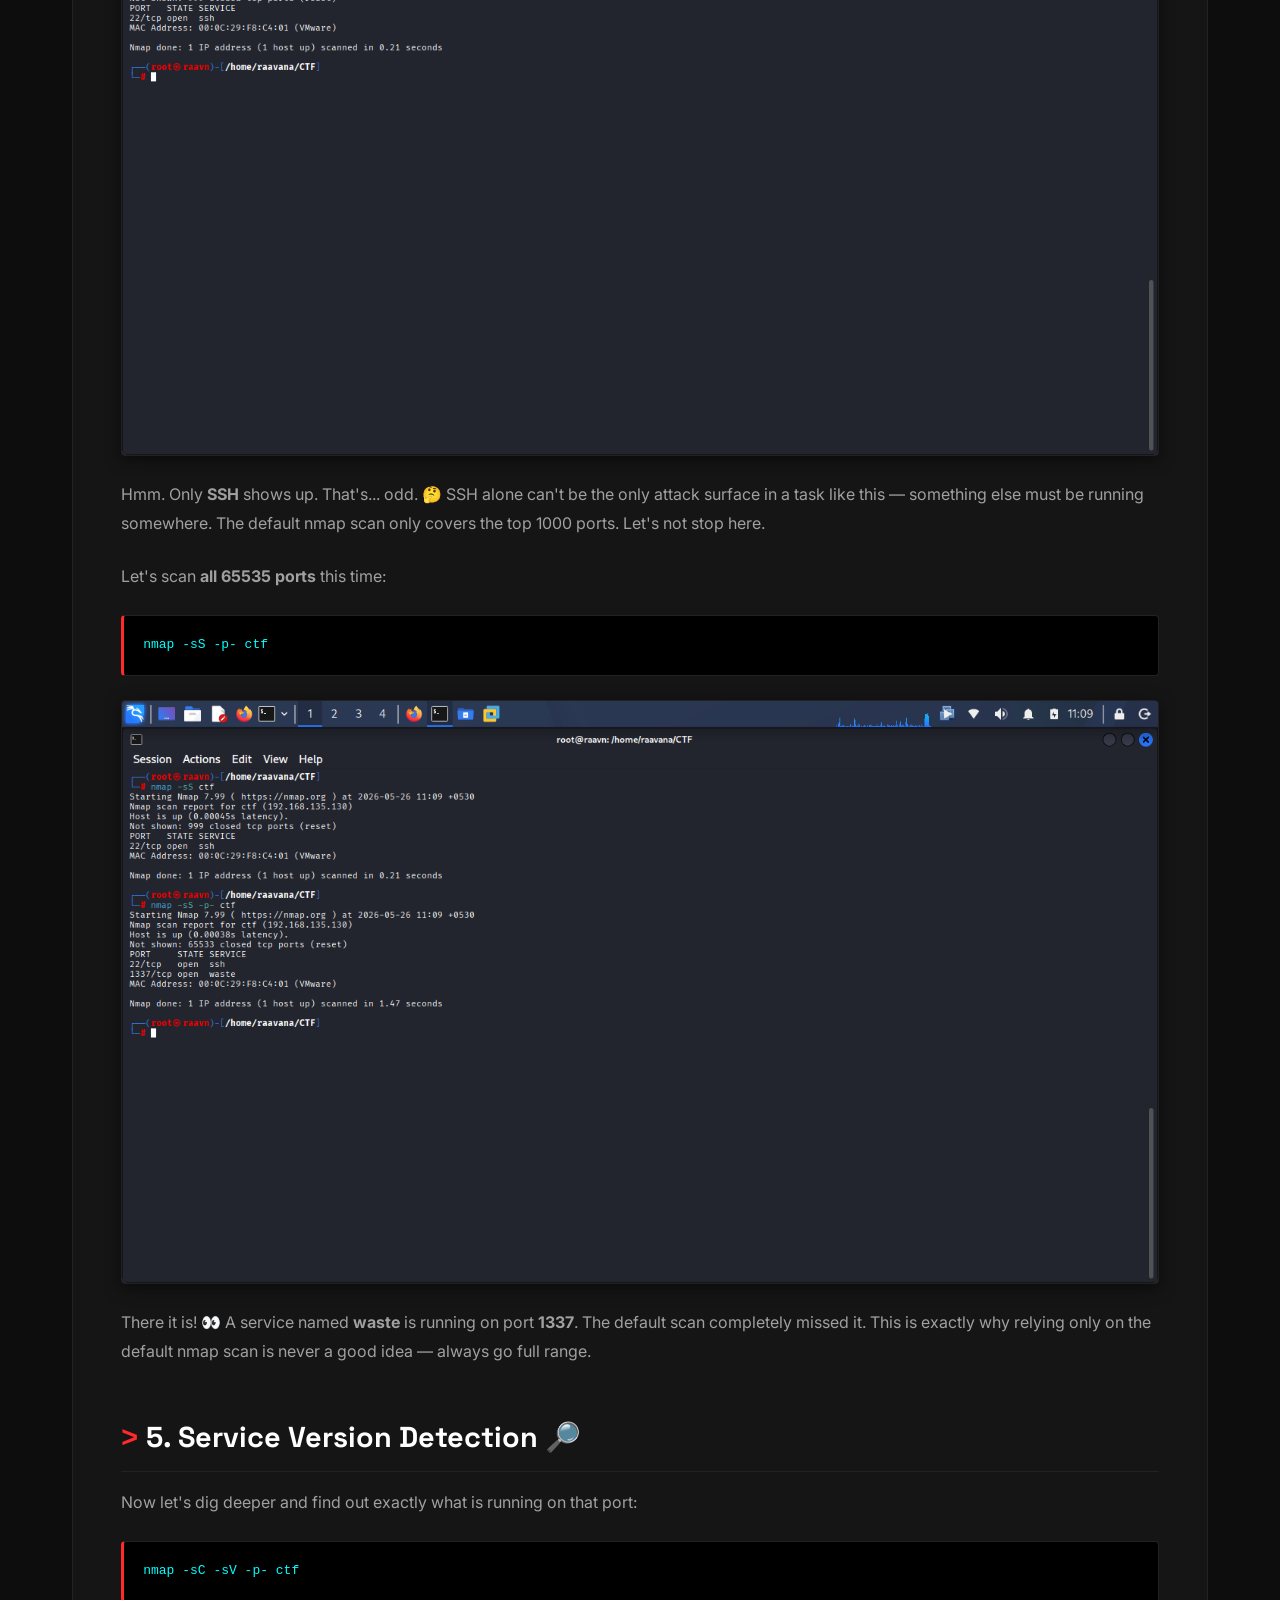
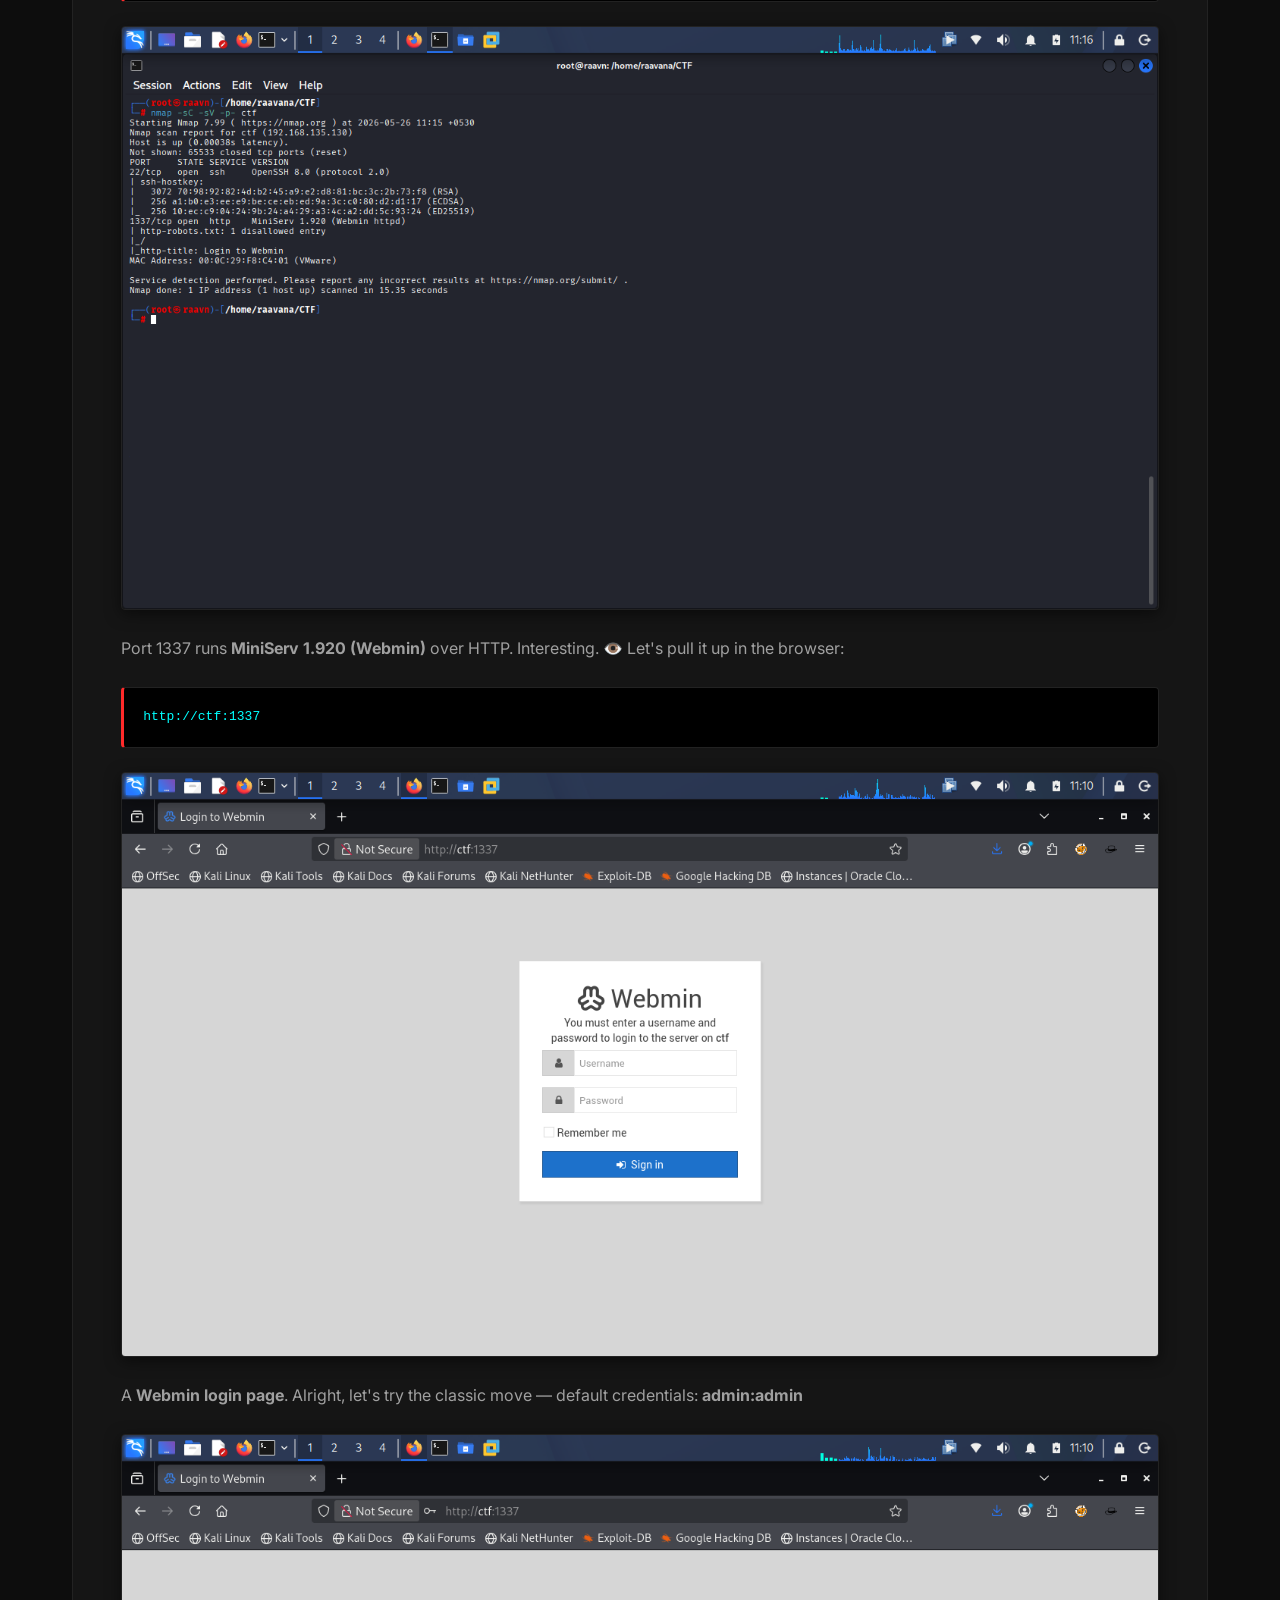
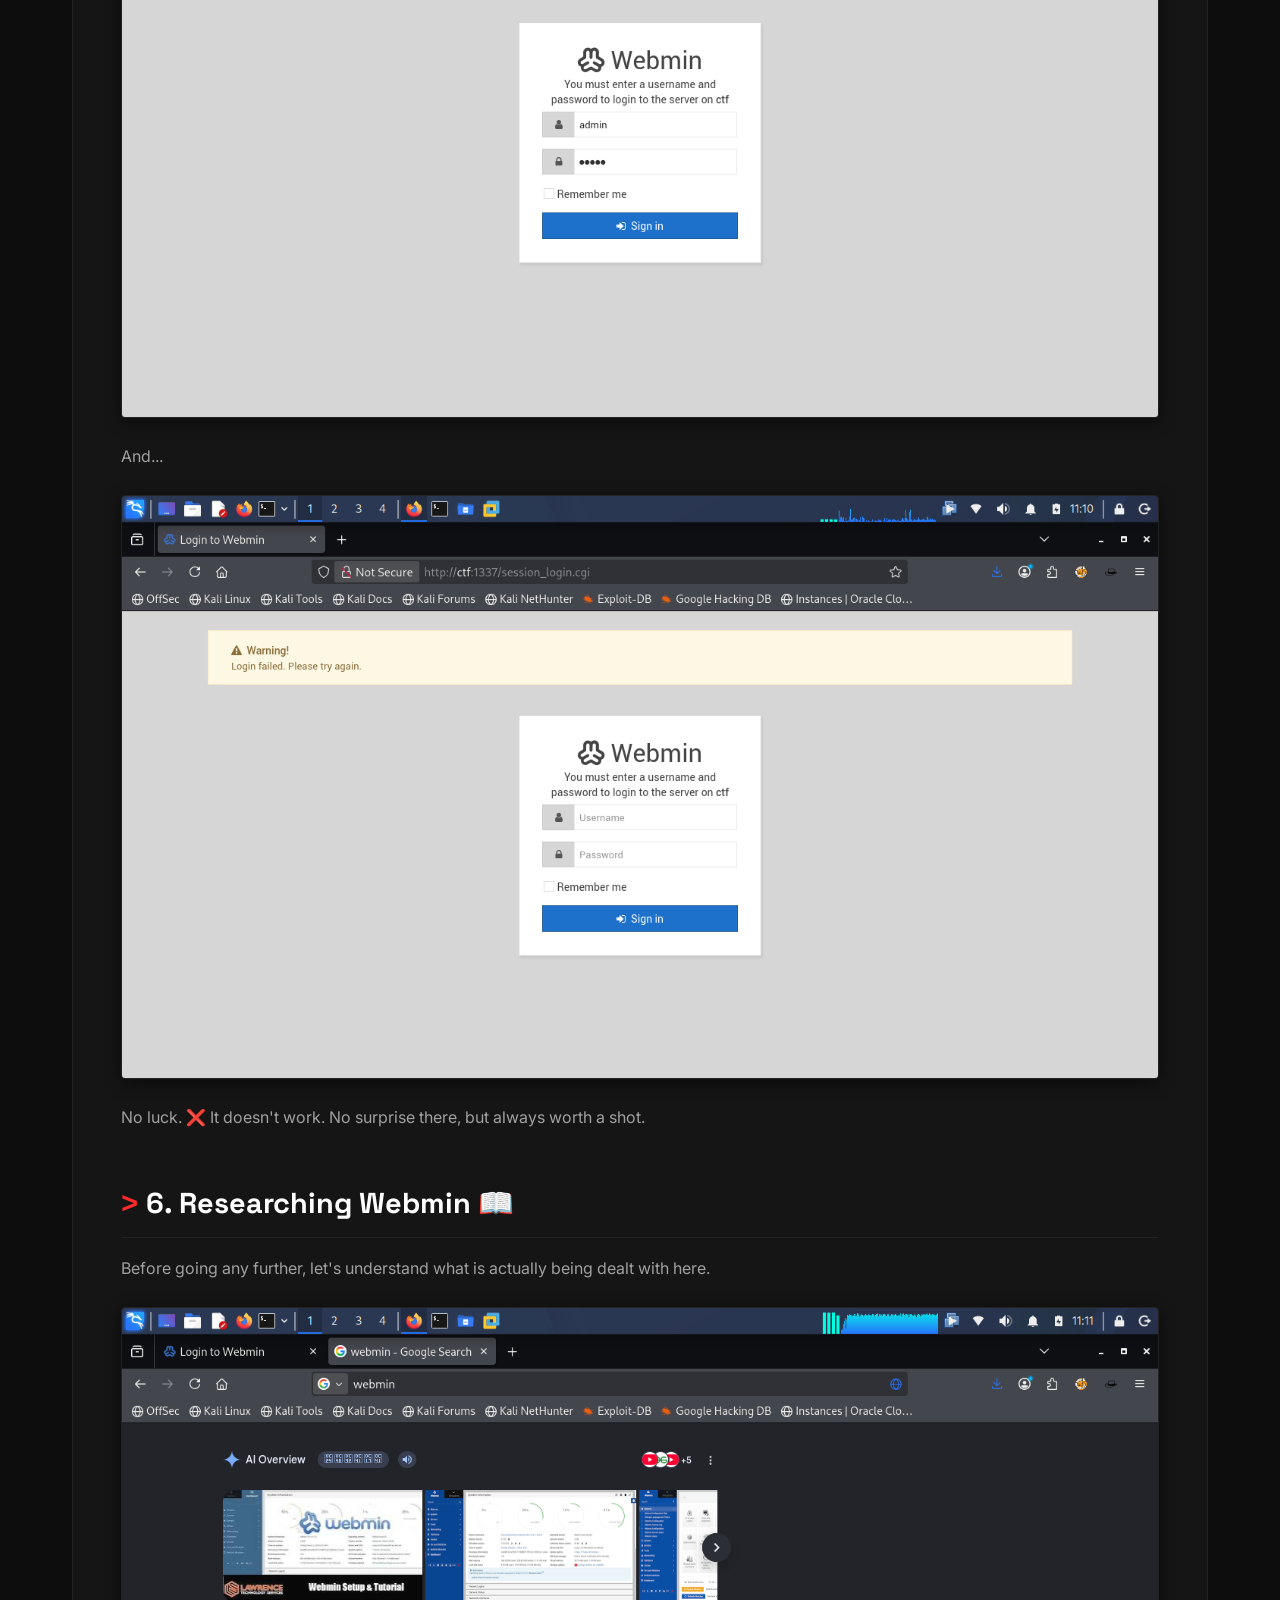
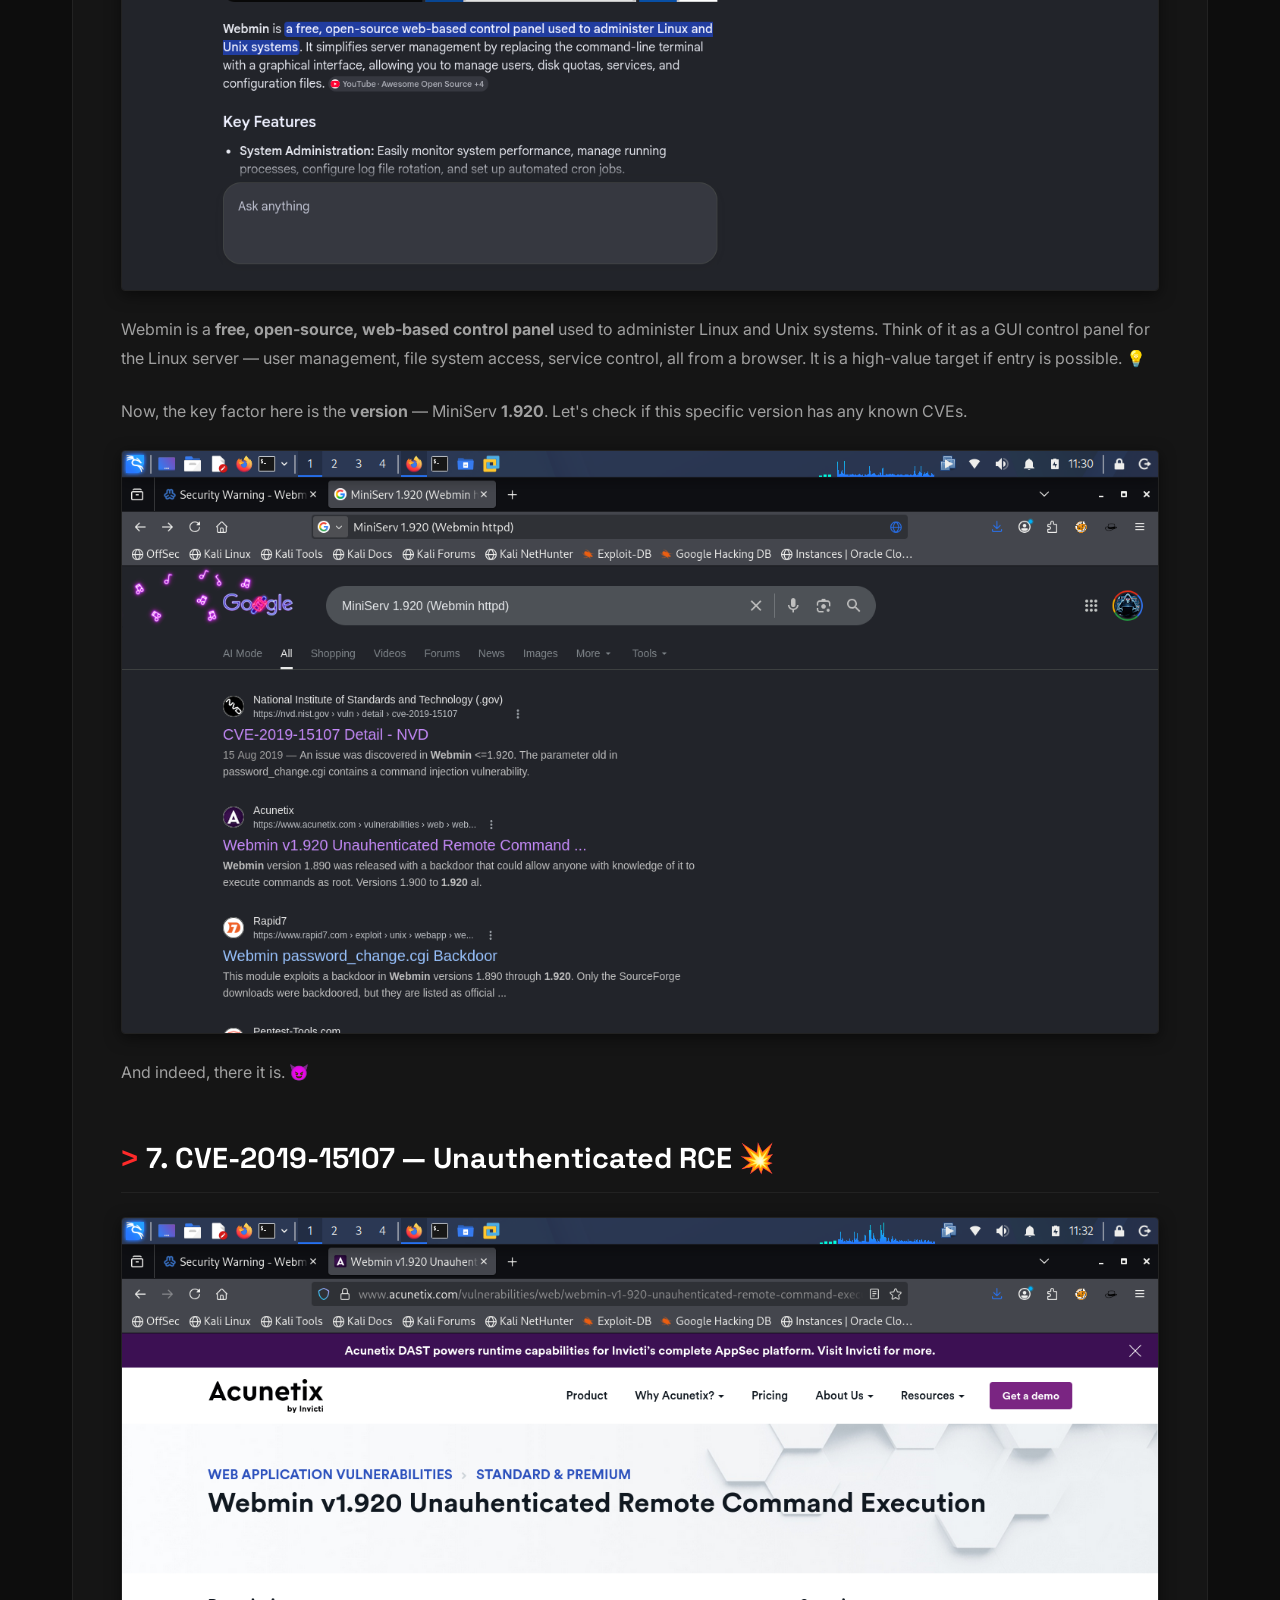
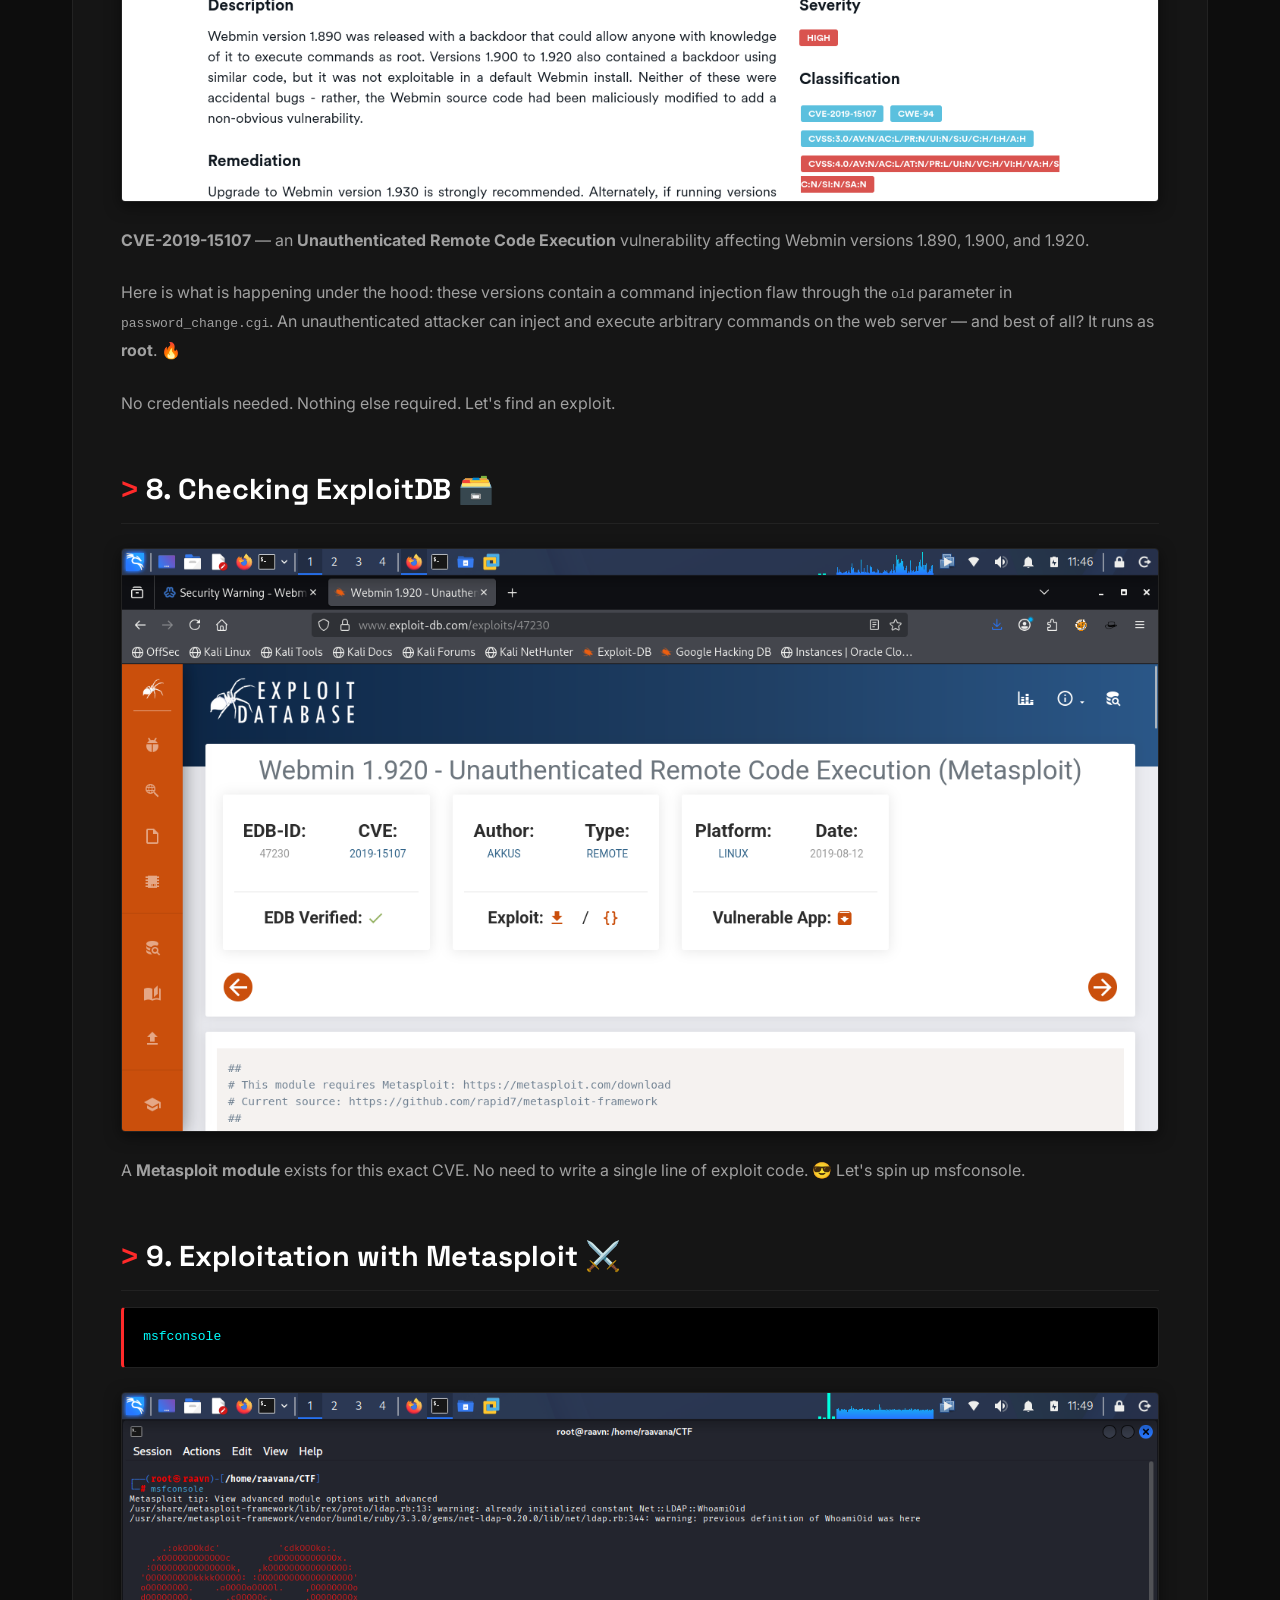
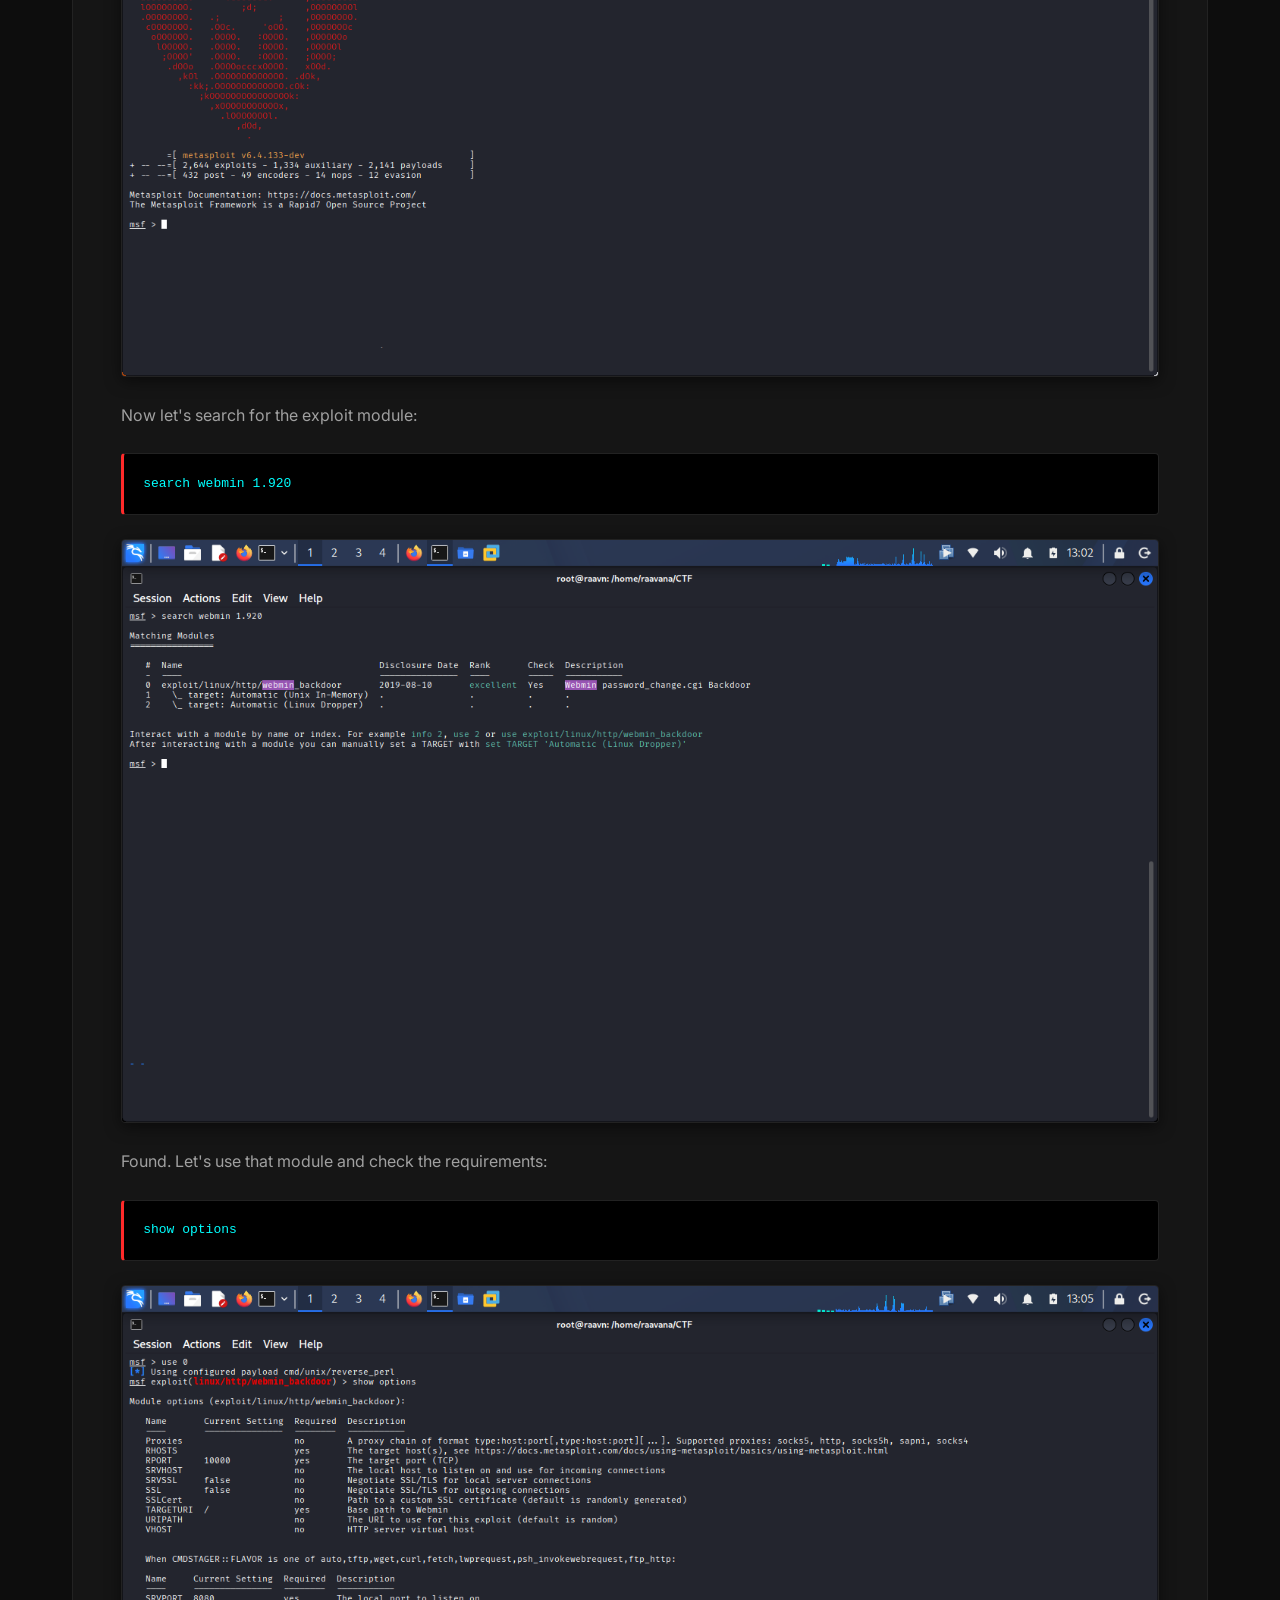
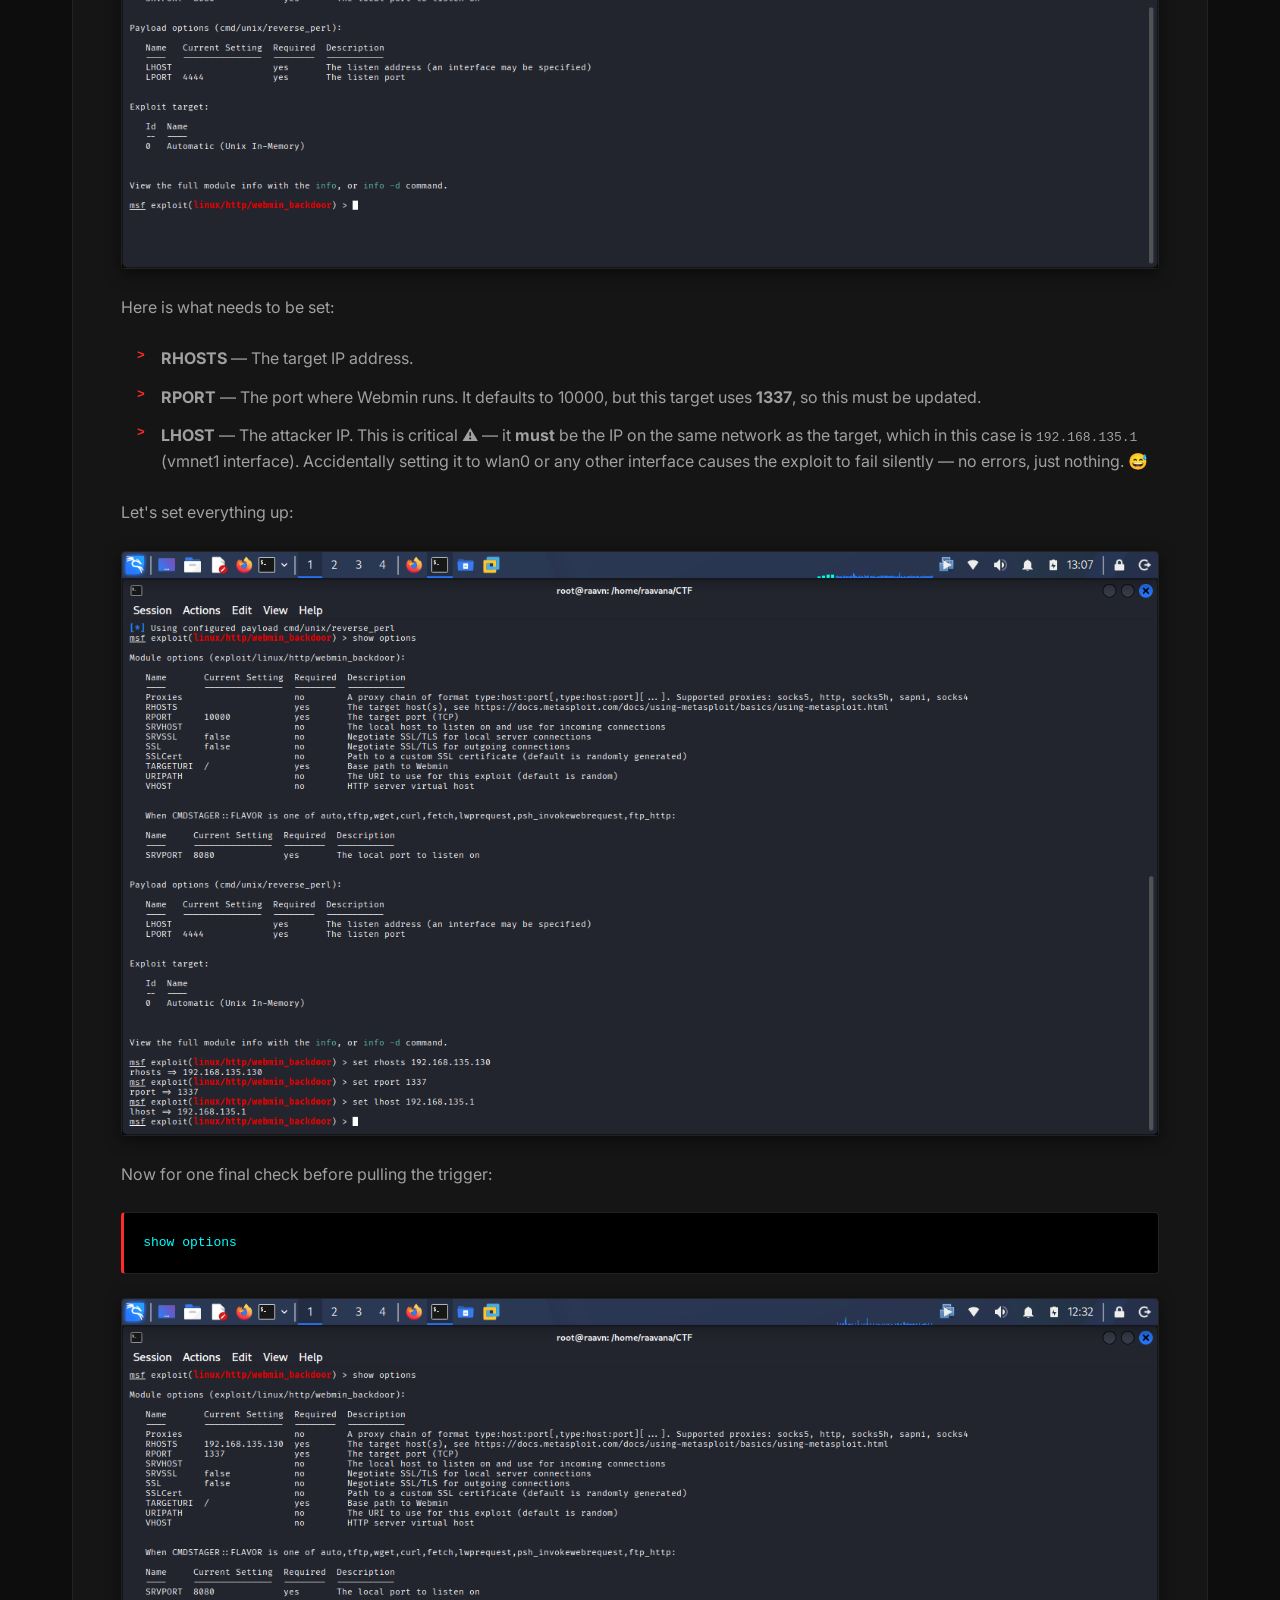
<file: writeups/webmin.html>
<!DOCTYPE html>
<html lang="en">

<head>
    <meta charset="UTF-8">
    <meta name="viewport" content="width=device-width, initial-scale=1.0">
    <title>Webmin 1.920 Walkthrough | Revan Kumar</title>
    <link
        href="https://fonts.googleapis.com/css2?family=Inter:wght@300;400;500;600&family=Space+Grotesk:wght@400;600;700&display=swap"
        rel="stylesheet">
    <link rel="stylesheet" href="../css/style.css">
    <style>
        .writeup-content {
            background: var(--card-bg);
            border: 1px solid var(--card-border);
            border-radius: 4px;
            padding: 3rem;
            margin-bottom: 2rem;
            position: relative;
            overflow: hidden;
        }

        .writeup-content::before {
            content: '';
            position: absolute;
            top: 0;
            left: 0;
            width: 100%;
            height: 2px;
            background: var(--accent-primary);
            box-shadow: 0 0 10px var(--accent-primary);
        }

        .writeup-section {
            margin-bottom: 3rem;
        }

        .writeup-section h2 {
            color: var(--text-main);
            font-size: 1.8rem;
            margin-bottom: 1rem;
            border-bottom: 1px solid var(--card-border);
            padding-bottom: 0.5rem;
            font-family: var(--font-heading);
        }

        .writeup-section h2::before {
            content: '>';
            color: var(--accent-primary);
            margin-right: 0.5rem;
            font-family: monospace;
        }

        .writeup-section h3 {
            color: var(--text-main);
            font-size: 1.3rem;
            margin-top: 2rem;
            margin-bottom: 1rem;
            font-family: var(--font-heading);
        }

        .writeup-text {
            color: var(--text-muted);
            margin-bottom: 1.5rem;
            line-height: 1.8;
            font-family: var(--font-body);
        }

        .code-block {
            background: #000;
            border: 1px solid var(--card-border);
            border-radius: 4px;
            padding: 1.2rem;
            font-family: monospace;
            color: var(--accent-secondary);
            margin-bottom: 1.5rem;
            overflow-x: auto;
            border-left: 3px solid var(--accent-primary);
        }

        .writeup-image {
            max-width: 100%;
            border: 1px solid var(--card-border);
            border-radius: 4px;
            margin: 1.5rem 0;
            display: block;
            box-shadow: 0 4px 15px rgba(0, 0, 0, 0.5);
            transition: border-color var(--transition-fast);
        }

        .writeup-image:hover {
            border-color: rgba(255, 42, 42, 0.5);
        }

        .finding-list {
            list-style-type: none;
            padding-left: 1rem;
            margin-bottom: 1.5rem;
        }

        .finding-list li {
            color: var(--text-muted);
            margin-bottom: 0.8rem;
            position: relative;
            padding-left: 1.5rem;
            line-height: 1.6;
        }

        .finding-list li::before {
            content: '>';
            color: var(--accent-primary);
            position: absolute;
            left: 0;
            font-family: monospace;
            font-weight: bold;
        }

        .badge-container {
            display: flex;
            gap: 0.8rem;
            margin-bottom: 2.5rem;
            flex-wrap: wrap;
        }

        @media (max-width: 768px) {
            .writeup-content {
                padding: 1.5rem;
            }
        }
    </style>
</head>

<body>
    <div id="navbar-placeholder"></div>

    <main class="container">
        <section style="padding: 4rem 0 2rem 0;">
            <div>
                <p class="terminal-text" style="margin-bottom: 0.5rem;">&gt; cat webmin_notes.txt</p>
                <h1 class="section-title">Webmin 1.920 – Full Walkthrough</h1>

                <div class="badge-container">
                    <span class="badge"
                        style="border-color: var(--accent-secondary); color: var(--accent-secondary);">HackersDaddy
                        Internship</span>
                    <span class="badge"
                        style="border-color: var(--accent-secondary); color: var(--accent-secondary);">Linux
                        Exploitation</span>
                    <span class="badge"
                        style="border-color: var(--accent-secondary); color: var(--accent-secondary);">Webmin
                        Exploitation</span>
                    <span class="badge"
                        style="border-color: var(--accent-secondary); color: var(--accent-secondary);">CVE-2019-15107</span>
                    <span class="badge"
                        style="border-color: var(--accent-secondary); color: var(--accent-secondary);">Privilege
                        Escalation</span>
                    <span class="badge"
                        style="border-color: var(--accent-secondary); color: var(--accent-secondary);">Post
                        Exploitation</span>
                </div>
            </div>

            <div class="writeup-content">

                <!-- 1. Let's Begin -->
                <div class="writeup-section">
                    <h2>1. Let's Begin 🎯</h2>
                    <p class="writeup-text">Hey everyone 👋</p>
                    <p class="writeup-text">This writeup is part of a CTF-based penetration testing task assigned during
                        an internship at <strong>HackersDaddy</strong>. Let's walk through the entire exploitation
                        process — every step, every stumble, every "aha" moment. Buckle up, let's do this together. 🚀
                    </p>
                    <p class="writeup-text">A virtual machine is handed over, with absolutely nothing known about it. No
                        hints, no credentials, no attack surface — just a VM. After setting it up in <strong>VMware
                            Workstation Pro</strong>, it is time to dig in.</p>
                </div>

                <!-- 2. Finding the Target -->
                <div class="writeup-section">
                    <h2>2. Finding the Target 🔍</h2>
                    <p class="writeup-text">Before anything else, let's find the IP address of the target machine. Since
                        both the Kali machine and the target sit on the same virtual network, a clean path is available
                        to discover it.</p>

                    <img src="../assets/writeups/Webmin_1.920/1_Network_interface.png" alt="arp-scan interface selection"
                        class="writeup-image">

                    <p class="writeup-text">Let's fire up <code>arp-scan</code> to find all alive hosts on this network:
                    </p>

                    <div class="code-block">arp-scan --interface=vmnet1 --localnet</div>

                    <img src="../assets/writeups/Webmin_1.920/2_Target_identification.png" alt="Identifying target host IP"
                        class="writeup-image">

                    <p class="writeup-text">Only 2 hosts appear in this virtual network — one is the Kali machine, and
                        the other one? That's the target. Simple. ✅</p>
                </div>

                <!-- 3. Verifying Connectivity -->
                <div class="writeup-section">
                    <h2>3. Verifying Connectivity 📡</h2>
                    <p class="writeup-text">Now with the IP in hand, let's make sure the target is actually reachable
                        before moving forward. A quick ping will do.</p>

                    <img src="../assets/writeups/Webmin_1.920/3_Ping_IP.png" alt="Verifying connectivity via ping"
                        class="writeup-image">

                    <p class="writeup-text">The target is live. Now, since this IP address will be used throughout the
                        entire process, let's make things cleaner by adding it to <code>/etc/hosts</code> to reference
                        it as <code>ctf</code>.</p>

                    <div class="code-block">/etc/hosts</div>

                    <img src="../assets/writeups/Webmin_1.920/4_Edit_hosts.png" alt="Adding hostname entry in hosts file"
                        class="writeup-image">

                    <p class="writeup-text">Let's verify it's working:</p>

                    <img src="../assets/writeups/Webmin_1.920/5_Ping_host.png" alt="Pinging the hostname ctf"
                        class="writeup-image">

                    <p class="writeup-text"><strong>Perfect.</strong> 🎉 The hostname resolves and responses are coming
                        in. Ready to go.</p>
                </div>

                <!-- 4. Initial Nmap Scan -->
                <div class="writeup-section">
                    <h2>4. Initial Nmap Scan 🗺️</h2>
                    <p class="writeup-text">Alright, let's see what's running on this machine. Starting with a basic SYN
                        scan:</p>

                    <div class="code-block">nmap -sS ctf</div>

                    <img src="../assets/writeups/Webmin_1.920/6_Nmap_scan1.png"
                        alt="Initial Nmap scan results showing port 22" class="writeup-image">

                    <p class="writeup-text">Hmm. Only <strong>SSH</strong> shows up. That's... odd. 🤔 SSH alone can't
                        be the only attack surface in a task like this — something else must be running somewhere. The
                        default nmap scan only covers the top 1000 ports. Let's not stop here.</p>
                    <p class="writeup-text">Let's scan <strong>all 65535 ports</strong> this time:</p>

                    <div class="code-block">nmap -sS -p- ctf</div>

                    <img src="../assets/writeups/Webmin_1.920/7_Nmap_scan2.png" alt="Full port Nmap scan showing port 1337"
                        class="writeup-image">

                    <p class="writeup-text">There it is! 👀 A service named <strong>waste</strong> is running on port
                        <strong>1337</strong>. The default scan completely missed it. This is exactly why relying only
                        on the default nmap scan is never a good idea — always go full range.
                    </p>
                </div>

                <!-- 5. Service Version Detection -->
                <div class="writeup-section">
                    <h2>5. Service Version Detection 🔎</h2>
                    <p class="writeup-text">Now let's dig deeper and find out exactly what is running on that port:</p>

                    <div class="code-block">nmap -sC -sV -p- ctf</div>

                    <img src="../assets/writeups/Webmin_1.920/8_Nmap_scan3.png"
                        alt="Nmap service version detection for Webmin" class="writeup-image">

                    <p class="writeup-text">Port 1337 runs <strong>MiniServ 1.920 (Webmin)</strong> over HTTP.
                        Interesting. 👁️ Let's pull it up in the browser:</p>

                    <div class="code-block">http://ctf:1337</div>

                    <img src="../assets/writeups/Webmin_1.920/9_Accessing_1337.png"
                        alt="Accessing the Webmin page on port 1337" class="writeup-image">

                    <p class="writeup-text">A <strong>Webmin login page</strong>. Alright, let's try the classic move —
                        default credentials: <strong>admin:admin</strong></p>

                    <img src="../assets/writeups/Webmin_1.920/10_Try_default_creds.png"
                        alt="Attempting login with default credentials" class="writeup-image">

                    <p class="writeup-text">And...</p>

                    <img src="../assets/writeups/Webmin_1.920/11_Failed_default_creds.png" alt="Webmin login failed message"
                        class="writeup-image">

                    <p class="writeup-text">No luck. ❌ It doesn't work. No surprise there, but always worth a shot.</p>
                </div>

                <!-- 6. Researching Webmin -->
                <div class="writeup-section">
                    <h2>6. Researching Webmin 📖</h2>
                    <p class="writeup-text">Before going any further, let's understand what is actually being dealt with
                        here.</p>

                    <img src="../assets/writeups/Webmin_1.920/12_Google_search.png"
                        alt="Researching Webmin exploits on Google" class="writeup-image">

                    <p class="writeup-text">Webmin is a <strong>free, open-source, web-based control panel</strong> used
                        to administer Linux and Unix systems. Think of it as a GUI control panel for the Linux server —
                        user management, file system access, service control, all from a browser. It is a high-value
                        target if entry is possible. 💡</p>
                    <p class="writeup-text">Now, the key factor here is the <strong>version</strong> — MiniServ
                        <strong>1.920</strong>. Let's check if this specific version has any known CVEs.
                    </p>

                    <img src="../assets/writeups/Webmin_1.920/13_Version_CVE_search.png" alt="Searching for Webmin 1.920 CVEs"
                        class="writeup-image">

                    <p class="writeup-text">And indeed, there it is. 😈</p>
                </div>

                <!-- 7. CVE-2019-15107 — Unauthenticated RCE -->
                <div class="writeup-section">
                    <h2>7. CVE-2019-15107 — Unauthenticated RCE 💥</h2>

                    <img src="../assets/writeups/Webmin_1.920/14_CVE_details.png" alt="Analyzing CVE-2019-15107 details"
                        class="writeup-image">

                    <p class="writeup-text"><strong>CVE-2019-15107</strong> — an <strong>Unauthenticated Remote Code
                            Execution</strong> vulnerability affecting Webmin versions 1.890, 1.900, and 1.920.</p>
                    <p class="writeup-text">Here is what is happening under the hood: these versions contain a command
                        injection flaw through the <code>old</code> parameter in <code>password_change.cgi</code>. An
                        unauthenticated attacker can inject and execute arbitrary commands on the web server — and best
                        of all? It runs as <strong>root</strong>. 🔥</p>
                    <p class="writeup-text">No credentials needed. Nothing else required. Let's find an exploit.</p>
                </div>

                <!-- 8. Checking ExploitDB -->
                <div class="writeup-section">
                    <h2>8. Checking ExploitDB 🗃️</h2>

                    <img src="../assets/writeups/Webmin_1.920/15_ExploitDB_Check.png"
                        alt="Checking ExploitDB for Webmin exploits" class="writeup-image">

                    <p class="writeup-text">A <strong>Metasploit module</strong> exists for this exact CVE. No need to
                        write a single line of exploit code. 😎 Let's spin up msfconsole.</p>
                </div>

                <!-- 9. Exploitation with Metasploit -->
                <div class="writeup-section">
                    <h2>9. Exploitation with Metasploit ⚔️</h2>

                    <div class="code-block">msfconsole</div>

                    <img src="../assets/writeups/Webmin_1.920/16_msfconsole.png" alt="Starting Metasploit Framework"
                        class="writeup-image">

                    <p class="writeup-text">Now let's search for the exploit module:</p>

                    <div class="code-block">search webmin 1.920</div>

                    <img src="../assets/writeups/Webmin_1.920/17_Search.png"
                        alt="Searching for Webmin 1.920 Metasploit module" class="writeup-image">

                    <p class="writeup-text">Found. Let's use that module and check the requirements:</p>

                    <div class="code-block">show options</div>

                    <img src="../assets/writeups/Webmin_1.920/18_Requirements_Check.png"
                        alt="Checking Metasploit exploit options" class="writeup-image">

                    <p class="writeup-text">Here is what needs to be set:</p>
                    <ul class="finding-list">
                        <li><strong>RHOSTS</strong> — The target IP address.</li>
                        <li><strong>RPORT</strong> — The port where Webmin runs. It defaults to 10000, but this target
                            uses <strong>1337</strong>, so this must be updated.</li>
                        <li><strong>LHOST</strong> — The attacker IP. This is critical ⚠️ — it <strong>must</strong> be
                            the IP on the same network as the target, which in this case is <code>192.168.135.1</code>
                            (vmnet1 interface). Accidentally setting it to wlan0 or any other interface causes the
                            exploit to fail silently — no errors, just nothing. 😅</li>
                    </ul>

                    <p class="writeup-text">Let's set everything up:</p>

                    <img src="../assets/writeups/Webmin_1.920/19_Set_Options.png"
                        alt="Configuring exploit parameters in Metasploit" class="writeup-image">

                    <p class="writeup-text">Now for one final check before pulling the trigger:</p>

                    <div class="code-block">show options</div>

                    <img src="../assets/writeups/Webmin_1.920/20_Recheck.png"
                        alt="Double-checking Metasploit options before launch" class="writeup-image">

                    <p class="writeup-text">Everything looks perfect. ✅ Let's run it.</p>

                    <div class="code-block">run</div>

                    <img src="../assets/writeups/Webmin_1.920/21_Root_Access.png"
                        alt="Successful exploitation and spawning root shell" class="writeup-image">

                    <p class="writeup-text"><strong>Access granted. Root shell.</strong> 🎉🔓</p>
                    <p class="writeup-text">CVE-2019-15107 has been successfully exploited on the Webmin service. No
                        credentials, no brute force — just a clean unauthenticated RCE straight to root.</p>
                </div>

                <!-- 10. Stabilizing the Shell -->
                <div class="writeup-section">
                    <h2>10. Stabilizing the Shell 🛠️</h2>
                    <p class="writeup-text">The initial shell is a bit raw and unstable. The natural first instinct is
                        to upgrade it using Python with <code>/bin/bash</code>:</p>

                    <div class="code-block">python3 -c 'import pty; pty.spawn(&quot;/bin/bash&quot;)'</div>



                    <p class="writeup-text">But wait — it fails. ❌ The reason? This target doesn't have
                        <code>/bin/bash</code> at all. The shell available here is <code>/bin/sh</code>. So the python
                        pty approach hits a dead end.</p>
                    <p class="writeup-text">No worries though — let's just spawn <code>/bin/sh</code> directly in
                        interactive mode: 💡</p>

                    <div class="code-block">/bin/sh -i</div>

                    <img src="../assets/writeups/Webmin_1.920/22_Interactive_Shell.png"
                        alt="Python pty spawn failing due to missing bash" class="writeup-image">
                    <p class="writeup-text">And that does it. 😌 A proper interactive shell is now available. Always
                        check what shells are actually present on the target before assuming <code>/bin/bash</code>
                        exists — not every system has it.</p>
                </div>

                <!-- 11. Finding the Flags -->
                <div class="writeup-section">
                    <h2>11. Finding the Flags 🚩</h2>
                    <p class="writeup-text">Let's head over to the root directory:</p>

                    <div class="code-block">cd /root</div>

                    <p class="writeup-text">Listing the contents reveals two directories: <code>invin</code> and
                        <code>test</code>. The <code>invin</code> folder looks suspicious. Let's check it out:
                    </p>

                    <div class="code-block">ls</div>

                    <p class="writeup-text">Nothing shows up. Hmm. 🤨 Let's look for hidden files:</p>

                    <div class="code-block">ls -la</div>

                    <img src="../assets/writeups/Webmin_1.920/23_Flag1.png" alt="Finding first flag in secret file"
                        class="writeup-image">

                    <p class="writeup-text">A hidden file is found — <strong>.secret.txt</strong>. Reading it reveals
                        the <strong>first flag</strong>. 🚩✅</p>
                    <p class="writeup-text">Now let's check what is inside the <code>test</code> directory:</p>

                    <img src="../assets/writeups/Webmin_1.920/24_Test_directory.png" alt="Checking test directory contents"
                        class="writeup-image">

                    <p class="writeup-text">This one holds the web content for the Webmin service — nothing useful here.
                        Let's keep enumerating.</p>
                    <p class="writeup-text">Checking the home directory for user accounts:</p>

                    <img src="../assets/writeups/Webmin_1.920/25_Home_directory.png" alt="Checking home directory contents"
                        class="writeup-image">

                    <p class="writeup-text">Empty. No users here. Let's cast a wider net and search the entire
                        filesystem for <code>.txt</code> files:</p>

                    <div class="code-block">find / -type f -iname &quot;*.txt&quot; 2&gt;/dev/null</div>

                    <img src="../assets/writeups/Webmin_1.920/26_txt_search.png"
                        alt="Searching the entire filesystem for flag text files" class="writeup-image">

                    <p class="writeup-text">A file named <strong>proof.txt</strong> sits inside <code>/opt</code>. Let's
                        read it:</p>

                    <img src="../assets/writeups/Webmin_1.920/27_Flag2.png" alt="Finding second flag in opt directory"
                        class="writeup-image">

                    <p class="writeup-text"><strong>Second flag obtained.</strong> 🚩🎯</p>
                </div>

                <!-- 12. Key Takeaways -->
                <div class="writeup-section" style="margin-bottom: 0; border-bottom: none;">
                    <h2>12. Key Takeaways 📝</h2>
                    <ul class="finding-list">
                        <li>🗺️ <strong>Never trust the default nmap scan.</strong> It only covers the top 1000 ports.
                            Always run <code>-p-</code> to scan the full range — you never know what is hiding on an
                            unusual port like 1337.</li>
                        <li>🔍 <strong>Version numbers matter.</strong> Once a service is identified, always check if
                            the specific version has known CVEs. That is often the fastest path in.</li>
                        <li>⚔️ <strong>Metasploit is highly effective.</strong> For well-documented CVEs with existing
                            modules, Metasploit gives reliable exploit delivery and clean session handling.</li>
                    </ul>
                    <hr style="border: 0; border-top: 1px solid var(--card-border); margin: 2rem 0;">
                    <p class="writeup-text">That's a wrap on this one. 🙌 Hopefully this walkthrough helped clarify the
                        core process rather than just providing steps to follow. See you in the next one. 👋</p>
                </div>

            </div>

            <a href="../writeups.html" class="btn" style="margin-bottom: 2rem;"><span>&larr; Back to Writeups</span></a>
        </section>
    </main>

    <div id="footer-placeholder"></div>

    <script>const basePath = "../";</script>
    <script src="../js/components.js"></script>
    <script src="../js/cursor.js"></script>
</body>

</html>
</file>
<file: css/style.css>
:root {
    --bg-color: #0d0d0d;
    --text-main: #ffffff;
    --text-muted: #a0a0a0;
    --accent-primary: #ff2a2a;
    --accent-secondary: #00ffff; /* Subtle cyan */
    --card-bg: #151515;
    --card-border: #222222;
    --font-heading: 'Space Grotesk', sans-serif;
    --font-body: 'Inter', sans-serif;
    --transition-fast: 0.2s ease;
    --transition-smooth: 0.5s cubic-bezier(0.4, 0, 0.2, 1);
}

* {
    margin: 0;
    padding: 0;
    box-sizing: border-box;
}

body {
    background-color: var(--bg-color);
    color: var(--text-main);
    font-family: var(--font-body);
    line-height: 1.6;
    overflow-x: hidden;
    cursor: none; /* Hide default cursor */
    animation: pageFadeIn 0.5s ease-out forwards;
}

body.custom-cursor-active,
body.custom-cursor-active * {
    cursor: none !important;
}

@keyframes pageFadeIn {
    from {
        opacity: 0;
    }
    to {
        opacity: 1;
    }
}

h1, h2, h3, h4 {
    font-family: var(--font-heading);
    font-weight: 700;
}

a {
    color: inherit;
    text-decoration: none;
    transition: color var(--transition-fast);
}

/* Custom Cursor */
.cursor-dot {
    position: fixed;
    top: 0;
    left: 0;
    width: 6px;
    height: 6px;
    background-color: var(--accent-primary);
    border-radius: 50%;
    pointer-events: none;
    z-index: 9999;
    box-shadow: 0 0 10px 2px rgba(255, 42, 42, 0.8);
    transition: transform 0.1s ease-out;
}

.cursor-trail {
    position: fixed;
    top: 0;
    left: 0;
    width: 24px;
    height: 24px;
    border: 1px solid rgba(255, 42, 42, 0.3);
    border-radius: 50%;
    pointer-events: none;
    z-index: 9998;
    transition: width 0.2s, height 0.2s, background-color 0.2s;
    transform: translate(-50%, -50%); /* Centering trail */
}

/* Cursor Hover State */
body.hovering .cursor-dot {
    transform: scale(1.5);
    box-shadow: 0 0 15px 4px rgba(255, 42, 42, 1);
}

body.hovering .cursor-trail {
    width: 40px;
    height: 40px;
    background-color: rgba(255, 42, 42, 0.1);
    border-color: rgba(255, 42, 42, 0.5);
}

/* Navigation */
.navbar {
    position: fixed;
    top: 0;
    width: 100%;
    padding: 1.5rem 5%;
    display: flex;
    justify-content: space-between;
    align-items: center;
    background: rgba(13, 13, 13, 0.8);
    backdrop-filter: blur(10px);
    z-index: 1000;
    border-bottom: 1px solid var(--card-border);
}

.nav-brand {
    font-family: var(--font-heading);
    font-size: 1.5rem;
    font-weight: 700;
    color: var(--text-main);
    letter-spacing: 1px;
}

.nav-brand span {
    color: var(--accent-primary);
}

.nav-links {
    display: flex;
    gap: 2rem;
    list-style: none;
}

.nav-links a {
    font-size: 0.95rem;
    font-family: var(--font-heading);
    text-transform: uppercase;
    letter-spacing: 1px;
    position: relative;
    padding: 0.5rem 0;
}

.nav-links a::after {
    content: '';
    position: absolute;
    bottom: 0;
    left: 0;
    width: 0;
    height: 2px;
    background-color: var(--accent-primary);
    transition: width var(--transition-fast);
    box-shadow: 0 0 8px var(--accent-primary);
}

.nav-links a:hover::after,
.nav-links a.active::after {
    width: 100%;
}

.nav-links a:hover {
    color: var(--text-main);
    text-shadow: 0 0 5px rgba(255,255,255,0.3);
}

/* Global Container */
main {
    padding-top: 100px;
    min-height: calc(100vh - 80px); /* Adjust based on footer */
}

.container {
    max-width: 1200px;
    margin: 0 auto;
    padding: 0 2rem;
}

/* Headings */
.section-title {
    font-size: 2.5rem;
    margin-bottom: 2rem;
    position: relative;
    display: inline-block;
}

.section-title::after {
    content: '';
    position: absolute;
    bottom: -10px;
    left: 0;
    width: 50px;
    height: 4px;
    background: var(--accent-primary);
    box-shadow: 0 0 10px var(--accent-primary);
}

/* Buttons */
.btn {
    display: inline-flex;
    align-items: center;
    gap: 0.5rem;
    padding: 0.8rem 1.5rem;
    font-family: var(--font-heading);
    font-size: 0.95rem;
    text-transform: uppercase;
    font-weight: 600;
    letter-spacing: 1px;
    border: 1px solid var(--accent-primary);
    background: transparent;
    color: var(--accent-primary);
    cursor: pointer; /* fallback if custom fails */
    transition: all var(--transition-fast);
    position: relative;
    overflow: hidden;
}

.btn::before {
    content: '';
    position: absolute;
    top: 0;
    left: 0;
    width: 0%;
    height: 100%;
    background: rgba(255, 42, 42, 0.1);
    transition: width var(--transition-fast);
    z-index: 0;
}

.btn:hover::before {
    width: 100%;
}

.btn:hover {
    box-shadow: 0 0 15px rgba(255, 42, 42, 0.5);
    background: var(--accent-primary);
    color: var(--bg-color);
}

.btn span {
    position: relative;
    z-index: 1;
}

.btn-primary {
    background: var(--accent-primary);
    color: var(--bg-color);
    box-shadow: 0 0 10px rgba(255, 42, 42, 0.3);
}
.btn-primary:hover {
    box-shadow: 0 0 20px rgba(255, 42, 42, 0.8);
    background: transparent;
    color: var(--accent-primary);
}

/* Cards */
.card {
    background-color: var(--card-bg);
    border: 1px solid var(--card-border);
    padding: 2rem;
    border-radius: 4px;
    transition: all var(--transition-fast);
    position: relative;
    overflow: hidden;
}

.card:hover {
    transform: translateY(-5px);
    border-color: rgba(255, 42, 42, 0.5);
    box-shadow: 0 8px 30px rgba(0, 0, 0, 0.5), 0 0 15px rgba(255, 42, 42, 0.1);
}

/* Card Glow Effect Insert */
.card::before {
    content: '';
    position: absolute;
    top: 0;
    left: 0;
    width: 100%;
    height: 2px;
    background: transparent;
    transition: background var(--transition-fast);
}

.card:hover::before {
    background: var(--accent-primary);
    box-shadow: 0 0 10px var(--accent-primary);
}

/* Tags/Badges */
.badge {
    background: rgba(255, 255, 255, 0.05);
    border: 1px solid rgba(255, 255, 255, 0.1);
    color: var(--text-muted);
    padding: 0.3rem 0.8rem;
    font-size: 0.8rem;
    border-radius: 20px;
    font-family: var(--font-heading);
}

/* Footer */
footer {
    border-top: 1px solid var(--card-border);
    padding: 2rem 5%;
    text-align: center;
    color: var(--text-muted);
    font-size: 0.9rem;
    background: var(--bg-color);
    margin-top: 4rem;
}

/* Animations (Intersection Observer Targets) */
.animate-on-scroll {
    opacity: 0;
    transform: translateY(30px);
    transition: opacity var(--transition-smooth), transform var(--transition-smooth);
    will-change: opacity, transform;
}

.animate-on-scroll.visible {
    opacity: 1;
    transform: translateY(0);
}

/* Optional Glitch/Terminal subtle effect for headers */
.terminal-text {
    font-family: monospace;
    color: var(--accent-secondary);
}

/* Mobile Menu Button */
.mobile-menu-btn {
    display: none;
    flex-direction: column;
    justify-content: space-between;
    width: 24px;
    height: 18px;
    background: transparent;
    border: none;
    cursor: pointer;
    padding: 0;
    z-index: 1001;
}

.mobile-menu-btn span {
    width: 100%;
    height: 2px;
    background-color: var(--text-main);
    transition: all var(--transition-fast);
}

.mobile-menu-btn.active span:nth-child(1) {
    transform: rotate(45deg) translate(4px, 5px);
}
.mobile-menu-btn.active span:nth-child(2) {
    opacity: 0;
}
.mobile-menu-btn.active span:nth-child(3) {
    transform: rotate(-45deg) translate(4px, -5px);
}

/* Category Filters (Shared across Projects and Write-ups) */
.filter-container {
    display: flex;
    gap: 0.75rem;
    margin-bottom: 2.5rem;
    flex-wrap: wrap;
}

.filter-btn {
    background: transparent;
    border: 1px solid var(--card-border);
    color: var(--text-muted);
    padding: 0.5rem 1.25rem;
    cursor: pointer;
    border-radius: 20px;
    font-family: var(--font-heading);
    font-size: 0.9rem;
    transition: all var(--transition-fast);
    outline: none;
}

.filter-btn:hover, .filter-btn.active, .filter-btn:focus-visible {
    border-color: var(--accent-primary);
    color: var(--accent-primary);
    box-shadow: 0 0 10px rgba(255, 42, 42, 0.25);
}

/* Responsive */
@media (max-width: 768px) {
    .mobile-menu-btn {
        display: flex;
    }
    .nav-links {
        display: none;
        position: absolute;
        top: 100%;
        left: 0;
        width: 100%;
        background: rgba(13, 13, 13, 0.96);
        backdrop-filter: blur(12px);
        flex-direction: column;
        padding: 1.5rem 2rem;
        gap: 1.25rem;
        border-bottom: 1px solid var(--card-border);
        box-shadow: 0 10px 30px rgba(0, 0, 0, 0.8);
    }
    .nav-links.active {
        display: flex;
    }
    .card {
        padding: 1.5rem;
    }
    .section-title {
        font-size: 2rem;
    }
    .container {
        padding: 0 1rem;
    }
}
</file>
